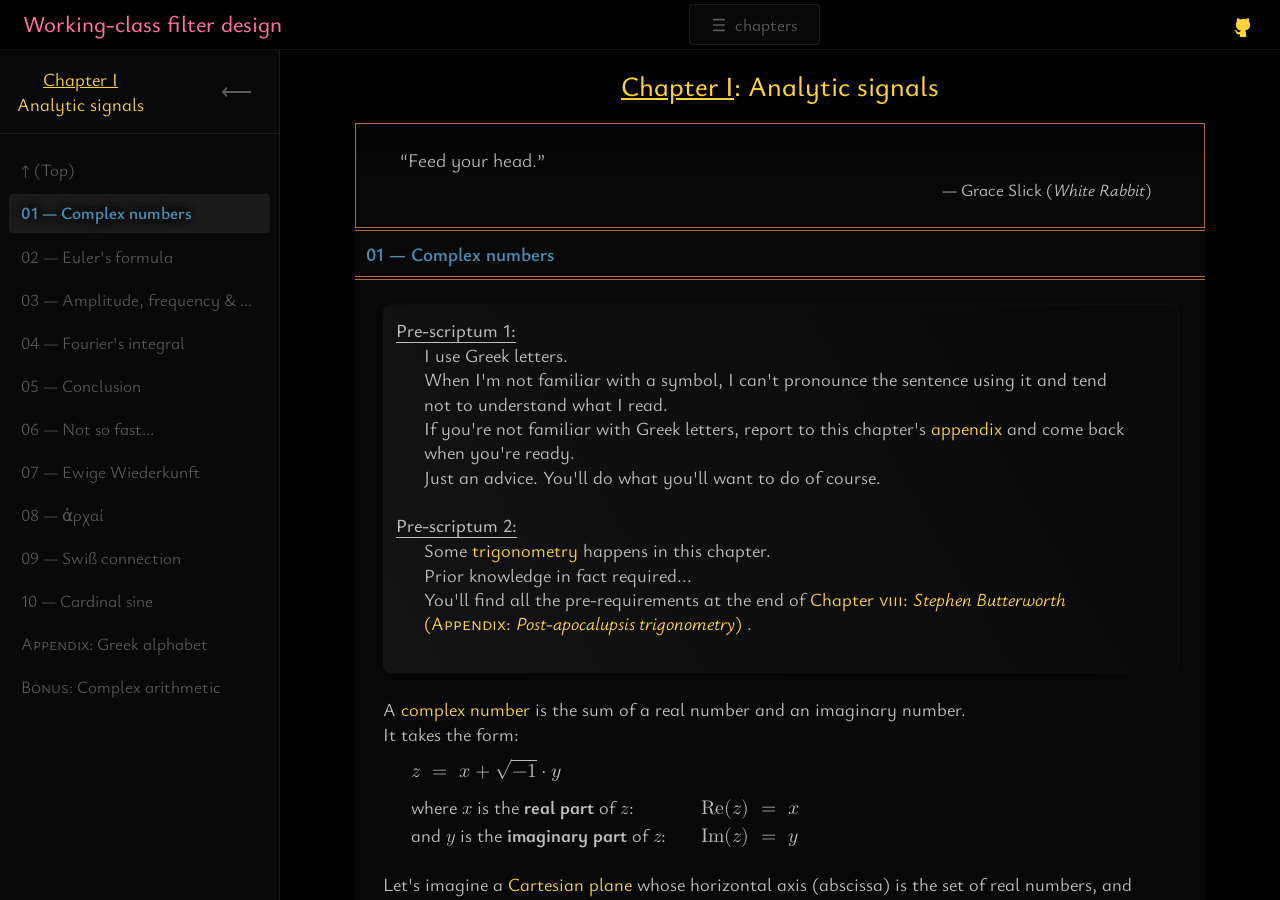
<file: chapters/01-analytic-signals.html>
<!DOCTYPE html>
<html>


    <head>
        <title>Working-class filter design | Chapter I: Analytic signals</title>
        <meta charset='UTF-8'/>
        <meta name="viewport" content='width=device-width, initial-scale=1'/>
        <meta name='author' content='Antoine Portes'/>
        <link rel="canonical" href="https://www.antoineportes.com/working-class_filter_design/">
        <!-- Style -->
         <link
          rel="preload"
          href="../assets/fonts/Ysabeau/YsabeauInfant[wght].woff2"
          as="font"
          type="font/woff2"
          crossorigin
        >
         <link
          rel="preload"
          href="../assets/fonts/Ysabeau/YsabeauInfant-Italic[wght].woff2"
          as="font"
          type="font/woff2"
          crossorigin
        >
         <link
          rel="preload"
          href="../assets/fonts/Ysabeau/YsabeauSC[wght].woff2"
          as="font"
          type="font/woff2"
          crossorigin
        >
         <link
          rel="preload"
          href="../assets/fonts/Unifont/unifont-17.0.05.woff2"
          as="font"
          type="font/woff2"
          crossorigin
        >
        <link rel='stylesheet'  type='text/css'  href='../assets/css/main.css'/>
        <style> /* Greek alphabet */
          .greek
          {
            width: 100%;
            overflow-x: auto;
          }
          .greek::-webkit-scrollbar
          {
            height: 8px;
            background-color: transparent;
            border-radius: 4px;
            border: 1px solid var(--subliminal);
          }
          .greek::-webkit-scrollbar-thumb
          {
            height: 8px;
            background-color: hsl(21, 22.5%, 12.25%);
            border-radius: 4px;
          }
          .greek::-webkit-scrollbar-thumb:hover
          {
            background-color: hsl(21, 45%, 49%);
          }
          .greek table
          {
            width: fit-content;
            margin: 0;
            border-collapse: collapse;
          }
          .greek th
          {
            background-image:
              linear-gradient(
                0deg,
                rgba(0, 0, 0, 0.5) 20%,
                rgba(0, 0, 0, 0) 95%
              );
            text-align: center;
          }
          .greek th, .greek td
          {
            border: 1px solid var(--subliminal);
            padding: 0.5rem 1.41rem 0.75rem 1.41rem;
          }
          .greek td:nth-child(1), .greek td:nth-child(2)
          {
            text-align: center;
          }
          .greek td:nth-child(3), .greek td:nth-child(4)
          {
            text-align: left;
          }
          .greek tr:nth-child(even)
          {
            background-color: rgba(255, 255, 255, 0.0075);
          }
          .greek tr:nth-child(2n+1)
          {
            background-color: rgba(0, 0, 0, 0.0075);
          }
        </style>
        <!-- Manifest -->
        <link rel="manifest" href="../site.webmanifest">
        <!-- Favicon -->
        <link rel="icon" type="image/x-icon" href="../assets/favicon/favicon.ico">
        <link rel="icon" href="../assets/favicon/favicon.svg" type="image/svg+xml">
        <link rel="icon" type="image/png" sizes="16x16" href="../assets/favicon/favicon-16x16.png">
        <link rel="icon" type="image/png" sizes="32x32" href="../assets/favicon/favicon-32x32.png">
        <link rel="apple-touch-icon" sizes="180x180" href="../assets/favicon/apple-touch-icon.png">
        <!-- ======== SCRIPTS ======== -->
        <!-- #### Layout #### -->
        <script
          defer
          src="../assets/javascript/layout.js"
        >
        </script>
        <!-- #### MathJax #### -->
        <script
          async
          src="../assets/javascript/mathjax/config.js"
        >
        </script>
    </head>



    <body>


      <nav>

        <a
          title="Home"
          target="_self"
          type="text/html"
          charset="UTF-8"
          rel="home"
          href="../"
        >
          <h1>
            Working-class filter design
          </h1>
        </a>

        <div class="dropdown">
          <button
            onclick="toggleDropdown(event)"
            aria-haspopup="true"
            aria-expanded="false"
          >
            <svg
              viewBox="0 0 120 120"
              version="1.1"
              xmlns="http://www.w3.org/2000/svg"
            >
              <g>
                <path
                  style="stroke-width:12;stroke-linecap:round;stroke-linejoin:round;"
                  d="m 20,20 h 80"
                />
                <path
                  style="stroke-width:12;stroke-linecap:round;stroke-linejoin:round;"
                  d="m 20,60 h 80"
                />
                <path
                  style="stroke-width:12;stroke-linecap:round;stroke-linejoin:round;"
                  d="m 20,100 h 80"
                />
              </g>
            </svg>
            chapters
          </button>
          <menu>
            <!-- I. Analytic saignals -->
            <li>
              <a
                href="#top"
                class="current"
              >
                Chapter <span class="small-caps">i</span>: Analytic signals
              </a>
            </li>
            <!-- II. RC -->
            <li>
              <a
                href="./02-rc.html"
                rel="next"
              >
                Chapter <span class="small-caps">ii</span>: RC
              </a>
            </li>
            <!-- III. = I + II -->
            <li>
              <a
                href="./03-equals-one-plus-two.html"
                rel="next"
              >
                Chapter <span class="small-caps">iii</span>:
                = <span class="small-caps">i</span>
                + <span class="small-caps">ii</span>
              </a>
            <!-- IV. Jargon -->
            </li>
            <li>
              <a
                href="./04-jargon.html"
                rel="next"
              >
                Chapter <span class="small-caps">iv</span>: Jargon
              </a>
            </li>
            <!-- V. Poles and zeroes -->
            <li>
              <a
                href="./05-poles-and-zeroes.html"
                rel="next"
              >
                Chapter <span class="small-caps">v</span>: Poles and zeroes
              </a>
            </li>
            <!-- VI. More jargon -->
            <li>
              <a
                href="./06-more-jargon.html"
                rel="next"
              >
                Chapter <span class="small-caps">vi</span>: More jargon
              </a>
            </li>
            <!-- VII. Ones and zeroes -->
            <li>
              <a
                href="./07-ones-and-zeroes.html"
                rel="next"
              >
                Chapter <span class="small-caps">vii</span>: Ones and zeroes
              </a>
            </li>
            <!-- Stephen Butterworth -->
            <li>
              <a
                href="./08-stephen-butterworth.html"
                rel="next"
              >
                Chapter <span class="small-caps">viii</span>: Stephen Butterworth
              </a>
            </li>
          </menu>
        </div>

        <button class="gitHub">
          <a
            href="https://github.com/antoineportes/Working-class-filter-design"
            target="_blank"
            rel="noopener noreferrer"
            aria-label="original (GitHub repository)"
            title="original (GitHub repository)"
          >
            <svg
              width="24"
              height="24"
              viewBox="0 0 512 512"
              version="1.1"
              xmlns="http://www.w3.org/2000/svg"
            >
              <g transform="scale(4)">
                <path
                  class="octoCat"
                  d="M 82.374999,128 C 90.249999,128 120,97.285025 120,70.18496 120,35.946913 94.843771,8.0000003 63.890627,8 32.937485,7.9999997 8.0000002,35.946913 8,70.18496 7.9999998,97.043069 37.75,128 45.625,128 Z"
                />
                <path
                  d="M 54.125061,93.559792 C 37.624947,91.494958 25.999934,79.235401 25.999934,63.362485 c 0,-6.452321 2.250058,-13.420951 6.000066,-18.066659 -1.624947,-4.258577 -1.374955,-13.291907 0.499984,-17.034309 4.999967,-0.645219 11.750008,2.064699 15.750008,5.807102 4.749975,-1.548525 9.749942,-2.322787 15.875005,-2.322787 6.125061,0 11.125028,0.774262 15.625011,2.193743 3.875004,-3.613359 10.750041,-6.323277 15.750008,-5.678058 1.749943,3.484315 1.999935,12.517644 0.374987,16.905265 4,4.903796 6.124927,11.485295 6.124927,18.195703 0,15.872916 -11.624877,27.874385 -28.374983,30.068263 4.249992,2.838962 7.125028,9.033332 7.125028,16.131002 v 13.42095 c 0,3.87145 3.125028,6.06519 6.875037,4.51667 C 110.25006,118.59508 128,95.23736 128,66.330625 128,29.810041 99.250025,3.2178539e-7 63.875003,0 28.499984,-3.2178539e-7 2.6122451e-7,29.810041 0,66.330625 -2.4816324e-7,94.979273 17.624947,118.72412 41.374955,127.62841 44.749975,128.91885 48,126.59606 48,123.11175 v -10.32391 c -1.749942,0.7744 -4,1.29058 -6.000066,1.29058 -8.249992,0 -13.124962,-4.64571 -16.624979,-13.29205 C 24,97.302194 22.500049,95.23736 19.625012,94.850229 c -1.499951,-0.129044 -2.000065,-0.774262 -2.000065,-1.548524 0,-1.54866 2.50005,-2.710053 5.000098,-2.710053 3.625013,0 6.74991,2.322921 9.999935,7.097674 2.500048,3.742404 5.124962,5.419974 8.249992,5.419974 3.125028,0 5.124962,-1.1614 8,-4.129537 2.125061,-2.193878 3.750008,-4.129534 5.250089,-5.419971 z"
                />
              </g>
            </svg>
          </a>
        </button>

      </nav>



      <!--  ======  ..C..O..S..M..I..C.. ..W..R..A..P..  ======  -->
      <wc-cosmic-wrap>


        <!-- ==== .L.E.F.T. .P.A.N.E.L. ==== -->
        <aside>
          <!-- Side-bar header -->
          <header>
            <!-- chapter title -->
            <h2><u>Chapter I</u><br/>Analytic signals</h2>
            <!-- arrow -->
            <button onclick="toggleSidebar()">
              <span>&xlarr;</span>
            </button>
          </header>
          <!-- Sections list -->
          <nav>
            <ul>
              <!-- top -->
              <li>
                <a href="#top">
                  &uparrow; (Top)
                </a>
              </li>
              <!-- #01 Complex numbers -->
              <li>
                <a
                  href="#01"
                  data-target="01"
                  title="Complex numbers"
                >
                  01 — Complex numbers
                </a>
              </li>
              <!-- #02 Euler's formula -->
              <li>
                <a
                  href="#02"
                  data-target="02"
                  title="Euler's formula"
                >
                  02 — Euler's formula
                </a>
              </li>
              <!-- #03 Amplitude, frequency & phase-->
              <li>
                <a
                  href="#03"
                  data-target="03"
                  title="Amplitude, frequency & phase"
                >
                  03 — Amplitude, frequency & phase
                </a>
              </li>
              <!-- #04 Fourier's integral -->
              <li>
                <a
                  href="#04"
                  data-target="04"
                  title="Fourier's integral"
                >
                  04 — Fourier's integral
                </a>
              </li>
              <!-- #05 Conclusion -->
              <li>
                <a
                  href="#05"
                  data-target="05"
                  title="Conclusion"
                >
                  05 — Conclusion
                </a>
              </li>
              <!-- #06 Not so fast... -->
              <li>
                <a
                  href="#06"
                  data-target="06"
                  title="Not so fast..."
                >
                  06 — Not so fast...
                </a>
              </li>
              <!-- #07 Ewige Wiederkunft -->
              <li>
                <a
                  href="#07"
                  data-target="07"
                  title="Ewige Wiederkunft"
                >
                  07 — Ewige Wiederkunft
                </a>
              </li>
              <!-- #08 ἀρχαί -->
              <li>
                <a
                  href="#08"
                  data-target="08"
                  title="ἀρχαί"
                >
                  08 — ἀρχαί
                </a>
              </li>
              <!-- #09 Swiss connection -->
              <li>
                <a
                  href="#09"
                  data-target="09"
                  title="Swiß connection"
                >
                  09 — Swiß connection
                </a>
              </li>
              <!-- #10 Cardinal sine -->
              <li>
                <a
                  href="#10"
                  data-target="10"
                  title="Cardinal sine"
                >
                  10 — Cardinal sine
                </a>
              </li>
              <!-- APPENDIX: Greek alphabet -->
              <li>
                <a
                  href="#APPENDIX"
                  data-target="APPENDIX"
                  title="Greek alphabet"
                >
                  <span class="small-caps">Appendix:</span> Greek alphabet
                </a>
              </li>
              <!-- BONUS: Complex arithmetic -->
              <li>
                <a
                  href="#BONUS"
                  data-target="BONUS"
                  title="Complex arithmetic"
                >
                  <span class="small-caps">Bonus:</span> Complex arithmetic
                </a>
              </li>
            </ul>
          </nav>
          <div class="handle"></div>
        </aside>



        <!-- ==== .M.A.I.N. .W.I.N.D.O.W. ==== -->
        <main>


          <!-- == CHAPTER == -->
          <wc-chapter id="top">
            <!-- = Chapter title = -->
            <h2><u>Chapter I</u>: Analytic signals</h2>


            <!-- = Section #01 = -->
            <section id="01">
              <!-- top quote -->
              <header>
                <blockquote>
                  <q>Feed your head.</q>
                  <footer>— Grace Slick (<cite>White Rabbit</cite>)</footer>
                </blockquote>
              </header>
              <!-- section title -->
              <h3>01 — Complex numbers</h3>

              <wc-paragraph>
                <wc-comment>
                  <h4>Pre-scriptum 1:</h4>
                  <wc-nested-p>
                    <p>
                      I use Greek letters.
                      <br/>
                      When I'm not familiar with a symbol,
                      I can't pronounce the sentence using it
                      and tend not to understand what I read.
                      <br/>
                      If you're not familiar with Greek letters,
                      report to this chapter's
                      <a
                        href="#APPENDIX"
                        target="_self"
                        rel="help"
                        type="text/html"
                        hreflang="en"
                        charset="UTF-8"
                        title="APPENDIX — Greek alphabet"
                      >appendix</a>
                      and come back when you're ready.
                      <br/>
                      Just an advice. You'll do what you'll want to do of course.
                    </p>
                  </wc-nested-p>
                  <h4>Pre-scriptum 2:</h4>
                  <wc-nested-p>
                    <p>
                      Some
                      <a
                        title="Wikipedia.org | Trigonometry"
                        target="_blank"
                        type="text/html"
                        charset="UTF-8"
                        rel="external"
                        href="https://en.wikipedia.org/wiki/Trigonometry"
                      >trigonometry</a>
                      happens in this chapter.
                      <br/>
                      Prior knowledge in fact required...
                      <br/>
                      You'll find all the pre-requirements at the end of
                      <a
                        href="./08-stephen_butterworth.html#APPENDIX"
                        target="_blank"
                        rel="help"
                        type="text/html"
                        hreflang="en"
                        charset="UTF-8"
                        title="Don't worry: new tab by default."
                      >
                        Chapter <span class="small-caps">viii</span>:
                        <cite>Stephen Butterworth</cite>
                        (<span class="small-caps">Appendix:</span>
                        <cite>Post-apocalupsis trigonometry</cite>)
                      </a>.
                    </p>
                  </wc-nested-p>
                </wc-comment>
              </wc-paragraph>

              <wc-paragraph>
                <p>
                  A
                  <a
                    title="Wikipedia.org | Complex number"
                    target="_blank"
                    type="text/html"
                    charset="UTF-8"
                    rel="external"
                    href="https://en.wikipedia.org/wiki/Complex_number"
                  >complex number</a>
                  is the sum of a real number and an imaginary number.
                  <br/>
                  It takes the form:
                </p>
                <wc-math class="Z">
                  $$
                    z \ = \ x + \sqrt{-1} \cdot y
                  $$
                </wc-math>
                <dl class="left">
                  <dt>where $ x $ is the <b>real part</b> of $ z $:</dt>
                  <dd><wc-math>$$ \Re (z) \ = \ x $$</wc-math></dd>
                  <dt>and $ y $ is the <b>imaginary part</b> of $ z $:</dt>
                  <dd><wc-math>$$ \Im (z) \ = \ y $$</wc-math></dd>
                </dl>
              </wc-paragraph>

              <wc-paragraph>
                <p class="S">
                  Let's imagine a
                  <a
                    title="Wikipedia.org | Cartesian coordinate system"
                    target="_blank"
                    type="text/html"
                    charset="UTF-8"
                    rel="external"
                    href="https://en.wikipedia.org/wiki/Cartesian_coordinate_system"
                  >Cartesian plane</a>
                  whose horizontal axis (abscissa) is the set of real numbers,
                  and whose vertical axis (ordinate) is the set pure imaginary numbers.
                  This plane is called the
                  <a
                    title="Wikipedia.org | Complex plane"
                    target="_blank"
                    type="text/html"
                    charset="UTF-8"
                    rel="external"
                    href="https://en.wikipedia.org/wiki/Complex_plane"
                  >complex plane</a>.
                </p>
                <p class="S">
                  Now imagine we plot $ z $ on this plane.
                  It shows how any complex number can be regarded as a
                  <a
                    title="Wikipedia.org | Vector (mathematics and physics)"
                    target="_blank"
                    type="text/html"
                    charset="UTF-8"
                    rel="external"
                    href="https://en.wikipedia.org/wiki/Vector_(mathematics_and_physics)"
                  >vector</a>
                  joining the origin of both axis and the point with coordinates
                  $ \ [x = \Re (z) \ , \ y = \Im (z)] \ $.
                </p>
                <p class="S">
                  This vector traces the diagonal of a rectangle with two sides
                  $ \ = \Re (z) \ $ and two sides $ \ = \Im (z) \ $.
                  <br/>
                  The vector $ z $ splits this rectangle in two identical right triangles
                  whose hypotenuse is the length (magnitude) of the vector.
                  <br/>
                  This hypotenuse is called the <b>absolute value</b> (or magnitude)
                  of the complex number $ z $ and is notated $ \ \lvert z \rvert \ $
                  — sometimes $ \ \abs (z) \ $.
                </p>
                <p>
                  The
                  <a
                    title="Wikipedia.org | Pythagorean theorem"
                    target="_blank"
                    type="text/html"
                    charset="UTF-8"
                    rel="external"
                    href="https://en.wikipedia.org/wiki/Pythagorean_theorem"
                  >theorem of Pythagoras</a>
                  gives:
                </p>
                <wc-math class="ZZ">
                  $$
                    \lvert z \rvert \ = \ \sqrt{ \Re (z)^2 + \Im (z)^2 }
                  $$
                </wc-math>
                <wc-comment>
                  <p>
                    Notice that if $ \ \Im (z) = 0 \ $
                    then $ \ \lvert z \rvert = \sqrt{\Re (z)^2} \ $
                    which results in ignoring $ z $'s sign.
                    Which is often mistaken for the actual definition
                    of a number's absolute value.
                    <br/>
                    It stops being valid once said number has an imaginary part,
                    while the definition given by complex analysis
                    applies to purely real numbers.
                    <br/>
                    This coincides with the fact that real numbers
                    are a subset of complex numbers.
                  </p>
                </wc-comment>
              </wc-paragraph>

              <wc-paragraph>
                <wc-split>
                  <p>
                    Let's call $ \theta $ the angle formed by the vector $ z $
                    and the real (horizontal) axis.
                    <br/>
                    $ \theta $ is called the
                    <a
                      title="Wikipedia.org | Argument (complex analysis)"
                      target="_blank"
                      type="text/html"
                      charset="UTF-8"
                      rel="external"
                      href="https://en.wikipedia.org/wiki/Argument_(complex_analysis)"
                    ><b>argument</b></a>
                    of the complex number $ z $ and is notated $ \ \arg (z) \ $.
                    <br/>
                    Since $ \ \Re (z) \ $ is its adjacent side
                    and since $ \ \Im (z) \ $ is its opposite side:
                  </p>
                  <wc-comment>
                    <p>
                      $ \theta $ (theta), not $ 0 $ (zero).
                    </p>
                  </wc-comment>
                </wc-split>
                <wc-math class="fake Z">
                  <a
                    title="Wikipedia.org | Trigonometric functions"
                    target="_blank"
                    type="text/html"
                    charset="UTF-8"
                    rel="external"
                    href="https://en.wikipedia.org/wiki/Trigonometric_functions"
                  >$ \tan $</a>$ (\theta) \ = \ \Im (z) / \Re (z) $
                </wc-math>
                <p>And thus:</p>
                <wc-split class="grid-b y">
                  <wc-math class="fake x s">
                    $ \arg (z) \ = \ $<a
                      title="Wikipedia.org | Inverse trigonometric functions"
                      target="_blank"
                      type="text/html"
                      charset="UTF-8"
                      rel="external"
                      href="https://en.wikipedia.org/wiki/Inverse_trigonometric_functions"
                    >$ \arctan $</a>$ \bigl( \Im (z) / \Re (z) \bigr) $
                  </wc-math>
                    <p>or&nbsp;rather:</p>
                  <wc-math class="fake x s">
                    <a
                      title="Wikipedia.org | Inverse trigonometric functions"
                      target="_blank"
                      type="text/html"
                      charset="UTF-8"
                      rel="external"
                      href="https://en.wikipedia.org/wiki/Inverse_trigonometric_functions"
                    >$ \atanTwo $</a>$ \bigl( \Im (z) \ , \ \Re (z) \bigr) $
                  </wc-math>
                </wc-split>
                <wc-comment>
                  <h4>atan2:</h4>
                  <wc-nested-p class="y outlined">
                    <p class="zz">
                      The regular $ \arctan $ function
                      — $ \ \atan (x) \ $, $ \ \tan^{-1} (x) \ $ —
                      tends to $ - \pi / 2 $ when $ x $ tends to $ - \infty $;
                      <br/>
                      it tends to $ + \pi / 2 $ when $ x $ tends to $ + \infty $.
                      <br/>
                      It only outputs angles in the North-East and South-East quadrants.
                    </p>
                    <p class="n">
                      The argument of a complex number is in the range
                      $ ] - \pi \ , \ + \pi ] $.
                      It spans a full turn (4 quadrants):
                    </p>
                    <ul class="S">
                      <li>
                        <b>South-West</b>, $ ] - \pi \ , \ - \pi / 2 ] $:
                        <br/>
                        $ \Re (z) \ $ and $ \ \Im (z) \ $ are both negative.
                        $ \ \Re (z) \ $ crosses zero at $ - \pi / 2 $.
                      </li>
                      <li>
                        <b>South-East</b>, $ ] - \pi / 2 \ , \ 0 ] $:
                        <br/>
                        $ \Re (z) \ $ is positive, $ \ \Im (z) \ $ is negative.
                        $ \ \Im (z) \ $ crosses zero at zero.
                      </li>
                      <li>
                        <b>North-East</b>, $ ] 0 \ , \ + \pi / 2 ] $:
                        <br/>
                        $ \Re (z) \ $ and $ \ \Im (z) \ $ are both positive.
                        $ \ \Re (z) \ $ crosses zero at $ + \pi / 2 $.
                      </li>
                      <li>
                        <b>North-West</b>, $ ] + \pi / 2 \ , \ + \pi ] $:
                        <br/>
                        $ \Re (z) \ $ is negative, $ \ \Im (z) \ $ is positive.
                        $ \ \Im (z) \ $ crosses zero at $ + \pi $.
                      </li>
                    </ul>
                    <p class="s">
                      If you feed the ratio directly to $ \arctan $,
                      you've lost track of which term is responsible for the sign.
                      <br/>
                      All $ \arctan $ can possibly know is whether the denominator
                      and the numerator have the same sign.
                      <br/>
                      By having two separate variables,
                      $ \ \atanTwo (y , x) \ $ fixes that.
                    </p>
                    <p>
                      E.g.:
                    </p>
                    <wc-nested-p class="n S">
                      <p>
                        You feed your ratio to $ \arctan $ and get $ \pi / 3 $.
                        (So North-East quadrant.)
                        <br/>
                        But you know that both terms were negative.
                        <br/>
                        So you know that you should be in the South-West quadrant.
                        <br/>
                        That's a 2-quadrant jump. So half a circle. So $ \pm \pi $.
                        <br/>
                        $ + \pi $ would outreach the boundaries
                        $ ] - \pi \ , \ + \pi ] $:
                      </p>
                      <wc-math class="Z">
                        $$
                          \frac{\pi}{3} + \pi \ = \ \frac{\pi + 3 \pi}{3} \
                          = \ \frac{4}{3} \pi
                        $$
                      </wc-math>
                      <wc-split class="grid-c s">
                        <p>so you know the argument is:</p>
                        <wc-math class="x">
                          $$
                            \pi / 3 - \pi \ = \ -2 \pi / 3
                          $$
                        </wc-math>
                      </wc-split>
                    </wc-nested-p>
                    <p class="zz">
                      Also: if $ \ x = 0 \ $,
                      $ \ \arctan (y/x) \ $ is fed an exploding division by zero...
                      <br/>
                      $ \atanTwo (y , x) \ $ fixes that too.
                    </p>
                    <p class="S">
                      Don't worry too much about actual computation.
                      This is Chapter <span class="small-caps">i</span>.
                      <br/>
                      We'll have plenty of opportunities to dig a lot deeper
                      around the unit-circle.
                      (Notably in chapters <span class="small-caps">vii</span>
                      and <span class="small-caps">viii</span>.)
                    </p>
                    <p class="S">
                      For now:
                      <br/>
                      square root of a negative number ? $ \ \implies \ $
                      imaginary $ \ \implies \ $ vertical
                      <br/>
                      If not ? $ \ \implies \ $ real $ \ \implies \ $ horizontal
                      <br/>
                      Two sets, two signs, ergo: four quadrants.
                    </p>
                    <h5>
                      Cardinal points:
                    </h5>
                    <ul class="S">
                      <li>
                        <b>South</b> ($ - \pi / 2 $):
                        <br/>
                        purely imaginary, negative.
                      </li>
                      <li>
                        <b>East</b> ($ 0 $):
                        <br/>
                        purely real, positive.
                      </li>
                      <li>
                        <b>North</b> ($ + \pi / 2 $):
                        <br/>
                        purely imaginary, positive.
                      </li>
                      <li>
                        <b>West</b> ($ \pi $):
                        <br/>
                        purely real, negative.
                      </li>
                    </ul>
                    <p>
                      Then there's the case: $ \ \Re (z) \ = \ \Im (z) \ = \ 0 \ $.
                      <br/>
                      Theoretically the argument is undefined
                      (the magnitude has no length, the angle could be anything).
                      <br/>
                      But for the sake of continuity, usually:
                    </p>
                    <wc-math class="Z s">
                      $$
                        \arg (0) \ = \ \atanTwo (0 \ , \ 0) \ = \ 0
                      $$
                    </wc-math>
                  </wc-nested-p>
                  <p>
                    I don't know exactly how $ \atanTwo $ is implemented in
                    <wc-ascii>cmath</wc-ascii>
                    and such
                    (my uneducated guess is: a series of
                    <wc-ascii>if/else</wc-ascii>
                    statements);
                    <br/>
                    but, after tweaking Desmos a bit,
                    I came up with this formula,
                    which works for all quadrants and critical values:
                  </p>
                  <code class="y">
<pre>
    double wc.atan2 (double a, double b)
    {
      return
        std::fmod(
          std::atan(b / a)  +  M_PI * std::max( 0.0 , boost::math::sign(-a) )
          ,
          -M_PI
        )
        +  M_PI * std::max( 0.0 , boost::math::sign(b) );
    }
</pre>
                  </code>
                  <p>
                    This outputs
                    <wc-ascii>NaN</wc-ascii>
                    when $ a $ and $ b $ are both zero.
                    Which
                    <wc-popup>
                      it should
                      <q class="actual-popup">
                        <mark>Theoretically the argument is undefined
                        <br/>
                        (the magnitude has no length, the angle could be anything).</mark>
                      </q>
                    </wc-popup>...
                    <br/>
                    ... ok:
                  </p>
                  <code class="y">
<pre>
    double wc.atan2 (double a, double b)
    {
      return
        (a == 0.0  &&  b == 0.0)  ?
          0.0
        :
          std::fmod(
            std::atan(b / a)  +  M_PI * std::max( 0.0 , boost::math::sign(-a) )
            ,
            -M_PI
          )
          +  M_PI * std::max( 0.0 , boost::math::sign(b) );
    }
</pre>
                  </code>
                  <p class="S">
                    Still: don't implement that
                    — it puts far too much confidence in IEEE 754
                    floating-point division by zero.
                    <br/>
                    Don't go pushing fragile code out there in the wasteland
                    just because some guy with OCDs doesn't like conditional branching.
                    <br/>
                    But at least now you get to see $ \atanTwo $ as
                    neither a 6-line shopping-list nor a black-box incantation.
                  </p>
                </wc-comment>
              </wc-paragraph>

              <wc-paragraph>
                <wc-math class="hybrid N E zz">
                  $$
                    \begin{alignat*}{9}
                      % row 1
                      & \text{We also know that:} &
                      \cos (\theta) \ &=& \ \adj \ / & \ \hyp &
                      \qquad \text{and} \quad &&
                      \sin (\theta) \ &=& \ \opp \ / & \ \hyp
                      \\[1.4142ex]
                      % row 2
                      & \text{which means:} &
                      \adj \ &=& \ \cos (\theta) \ \cdot & \ \hyp &
                      \qquad \text{and} \quad &&
                      \opp \ &=& \ \sin (\theta) \ \cdot & \ \hyp
                    \end{alignat*}
                  $$
                </wc-math>
                <p class="S">
                  Remember that $ \adj $ is $ \Re (z) $, $ \opp $ is $ \Im (z) $,
                  $ \hyp $ is $ \lvert z \rvert $ and $ \theta $ is $ \arg (z) $.
                  <br/>
                  Also that $ \ z \ = \ \Re (z) + \sqrt{-1} \cdot \Im (z) \ $.
                </p>
                <p>Then:</p>
                <wc-math class="Z">
                  $$
                    \begin{alignat*}{2}
                      \Re (z) \ = \ & \cos \bigl( \arg (z) \bigr) \cdot \lvert z \rvert
                      \\
                      \Im (z) \ = \ & \sin \bigl( \arg (z) \bigr) \cdot \lvert z \rvert
                    \end{alignat*}
                  $$
                </wc-math>
                <p>Then:</p>
                <wc-math class="Z">
                  $$
                    z \ = \ \lvert z \rvert \cdot
                    \Bigl(
                      \ \cos \bigl( \arg (z) \bigr) \
                      + \ \sqrt{-1} \cdot \sin \bigl( \arg (z) \bigr) \
                    \Bigr)
                  $$
                </wc-math>
                <wc-nested-p>
                  <p>
                    This expression is called the <b>polar form</b>
                    of the complex number $ z $.
                  </p>
                </wc-nested-p>
                <wc-comment>
                  <p>
                    Complex numbers can be regarded as vectors.
                    Vectors also have a polar form.
                    <br/>
                    The notation: $ \ \mathbf{v} \ = \ ( \ r \ , \ \angle \theta \ ) $
                    <br/>
                    means: $ \ \mathbf{v} $ is a vector of magnitude
                    $ r $ and angle $ \theta $.
                    <br/>
                    If $ \mathbf{v} $ is represented with the complex number $ z $,
                    then: $ \ \lvert z \rvert = r \ $ and $ \ \arg (z) = \theta \ $.
                  </p>
                </wc-comment>
              </wc-paragraph>

              <wc-paragraph>
                <p>
                  The absolute value $ \lvert z \rvert $ of $ z $
                  is sometimes also called <cite>modulus</cite>
                  or <cite><b>magnitude</b></cite>.
                  <br/>
                  The argument $ \ \arg (z) \ $ of $ z $
                  is sometimes also called <cite><b>phase</b></cite>.
                </p>
              </wc-paragraph>

            </section><!-- end #01 -->


            <!-- = Section #02 = -->
            <section id="02">
              <!-- section title -->
              <h3>02 — Euler's formula</h3>

              <wc-paragraph>
                <p>
                  Let $ \ j = \sqrt{-1} \ $ and $ \ x \ $ be a real number, then
                  <a
                    title="Wikipedia.org | Euler's formula"
                    target="_blank"
                    type="text/html"
                    charset="UTF-8"
                    rel="external"
                    href="https://en.wikipedia.org/wiki/Euler's_formula"
                  >
                    Euler's formula
                  </a>
                  states that:
                </p>
                <wc-math class="fake ZZ">
                  <a
                    title="Wikipedia.org | Exponential function"
                    target="_blank"
                    type="text/html"
                    charset="UTF-8"
                    rel="external"
                    href="https://en.wikipedia.org/wiki/Exponential_function"
                  >
                    $ \exp $
                  </a>
                  $
                    (j x) \ = \ \cos (x) + j \sin (x)
                  $
                </wc-math>
                <wc-comment>
                  <p>
                    <wc-ascii class="Achtung">&uarr;&uarr;&uarr;</wc-ascii>
                    Don't overlook that one.
                    <wc-ascii class="Achtung">&uarr;&uarr;&uarr;</wc-ascii>
                    <br/>
                    (We'll demonstrate it at
                    <span title="(Chapter VIII, appendix)">some point</span>.)
                  </p>
                </wc-comment>
              </wc-paragraph>

              <wc-paragraph>
                <p>
                  By making use of the 2 following
                  <a
                    title="Wikipedia.org | List of trigonometric identities — Reflections, shifts, and periodicity"
                    target="_blank"
                    type="text/html"
                    charset="UTF-8"
                    rel="external"
                    href="https://en.wikipedia.org/wiki/List_of_trigonometric_identities#Reflections,_shifts,_and_periodicity"
                  >
                    trigonometric identities
                  </a>:
                </p>
                <wc-math class="hybrid Z">
                  $$
                    \cos (-x) \ = \ \cos (x) \qquad
                  \text{and}
                    \qquad \sin (-x) \ = \ - \sin (x)
                  $$
                </wc-math>
                <p>Euler's formula can be re-expressed as:</p>
                <wc-math class="ZZ">
                  $$
                    \exp (j \cdot -x) \ = \ \cos (-x)  +  j \sin (-x) \ = \ \cos (x)  -  j \sin (x)
                  $$
                </wc-math>
                <p>Then:</p>
                <wc-math class="numbered ZZ" data-eq="1" id="eq-01">
                  $$
                    \exp (j x)  -  \exp (-j x) \ = \
                    \cos (x)  +  j \sin (x)  -  ( \cos (x)  -  j \sin (x) ) \ = \
                    2 j \sin (x)
                  $$
                </wc-math>
                <p>And:</p>
                <wc-math class="numbered ZZ" data-eq="2" id="eq-02">
                  $$
                    \exp (j x)  +  \exp (-j x) \ = \
                    \cos (x)  +  j \sin (x)  +  ( \cos (x)  -  j \sin (x) )  =  2 \cos (x)
                  $$
                </wc-math>
                <p>
                  Solving
                  <wc-popup>
                    [1]
                    <q class="actual-popup">
                      $$
                        \exp (j x) - \exp (-j x) \ = \ 2j \sin (x)
                      $$
                    </q>
                  </wc-popup>
                  for $ \sin (x) $ gives:
                </p>
                <wc-math class="ZZ">
                  $$
                    \sin (x) \ = \
                    \frac{ \exp (j x) - \exp (-j x) }{2 j}
                  $$
                </wc-math>
                <p>
                  Solving
                  <wc-popup>
                    [2]
                    <q class="actual-popup">
                      $$
                        \exp (j x) + \exp (-j x) \ = \ 2 \cos (x)
                      $$
                    </q>
                  </wc-popup>
                  for $ \cos (x) $ gives:
                </p>
                <wc-math class="numbered ZZ" data-eq="3" id="eq-03">
                  $$
                    \cos (x) \ = \
                    \frac{ \exp (j x) + \exp (-j x) }{2}
                  $$
                </wc-math>
                <p>Considering the identity:</p>
                <wc-math class="Z">
                  $$
                    \cos ( \theta ) \ = \ \sin ( \theta + \pi / 2 )
                  $$
                </wc-math>
                <p>
                  equation
                  <wc-popup>
                    [3]
                    <q class="actual-popup">
                      $$
                        \cos (x) \ = \ \frac{ \exp (j x) + \exp (-j x) }{2}
                      $$
                    </q>
                  </wc-popup>
                  shows that any real sinusoid can be expressed
                  as half the sum of two complex exponentials.
                  <br/>
                  This is interesting because the rules of exponentiation
                  are a lot simpler
                  than the rules of trigonometry.
                  <br/>
                  For instance, $ \ \exp (x) \ $ is its own derivative
                  (and thus anti-derivative) — by definition.
                  <br/>
                  This makes processes such as integration or differentiation
                  become very trivial,
                  compared to the same processes applied to
                  $ \ \cos (x) \ $ or $ \ \sin (x) \ $.
                  <br/>
                  (Actually, derivatives and antiderivatives are not
                  where real trigonometric functions are the trickiest,
                  but: $ \ \cos ( a x + b ) \ $, etc.)
                </p>
              </wc-paragraph>

              <wc-paragraph>
                <p>
                  Let $ \quad z_1 \ = \ \exp (j x) / 2 \quad $,
                  $ \quad z_2 \ = \ \exp (-j x) / 2 \quad $, then:
                </p>
                <wc-math class="Z">
                  $$
                    z_1 \ = \ \cos (x) / 2 \ + \ j \ \times \ + \sin (x) / 2
                    \\
                    z_2 \ = \ \cos (x) / 2 \ + \ j \ \times \ - \sin (x) / 2
                  $$
                </wc-math>
                <p>
                  Their respective real ($ \Re $) and imaginary ($ \Im $) parts are thus:
                </p>
                <wc-math class="ZZ">
                  $$
                    \begin{align}
                      \Re ( z_1 ) \ =& \ \cos (x) / 2 &;&& \Im ( z_1 ) \ =& \ + \sin (x) / 2&
                      \\
                      \Re ( z_2 ) \ =& \ \cos (x) / 2 &;&& \Im ( z_2 ) \ =& \ - \sin (x) / 2&
                      \\ \\
                      \implies \ \ \Re ( z_1 ) \ =& \ \Re ( z_2 ) &\quad ;&& \quad
                      \Im ( z_1 ) \ =& \ - \Im ( z_2 )&
                    \end{align}
                  $$
                </wc-math>
                <p class="numbered" data-eq="a" id="eq-a">
                  $ z_1 $ and $ z_2 $ form a
                  <a
                    title="Wikipedia.org | Complex conjugate"
                    target="_blank"
                    type="text/html"
                    charset="UTF-8"
                    rel="external"
                    href="https://en.wikipedia.org/wiki/Complex_conjugate"
                  >
                    complex conjugate
                  </a>
                  pair.
                  <br/>
                  (Which means: they have equal real parts and opposite imaginary parts.)
                  <br/>
                  So any real sinusoid (equation
                  <wc-popup>
                    [3]
                    <q class="actual-popup">
                      $$
                        \cos (x) \ = \ \frac{ \exp (j x) + \exp (-j x) }{2}
                      $$
                    </q>
                  </wc-popup>)
                  can be expressed as the sum of two complex conjugates.
                </p>
                <wc-comment class="N">
                  <p>
                    Complex conjugates are usually denoted by a horizontal bar
                    over the number's symbol:
                    $ \ {z_2 \ = \ \overline{z_1}} \ $ means that
                    $ z_2 $ and $ z_1 $ are conjugates.
                    <br/>
                    Sometimes also with an asterisk: $ \ {z_2 \ = \ z_1^*} $.
                    <br/>
                    First option is really not convenient because
                    <wc-popup>
                      monospace
                      <q class="actual-popup">
                        (... GitHub's the original
                        <br/>
                        — you're reading the derivative...)
                      </q>
                    </wc-popup>.
                    <br/>
                    Second option looks like multiplication
                    in most programming languages.
                    <br/>
                    So I'll use $ \ {z_2 \ = \ \conj ( z_1 )} \ $
                    — the Desmos way, for practical reasons.
                    <br/>
                    But know that this is not standard
                    and be ready to encounter other conventions.
                  </p>
                </wc-comment>
              </wc-paragraph>

              <wc-paragraph>
                <h4>Euler's formula and the polar form</h4>
                <p class="S">
                  Let's consider a complex number $ z $ with argument $ \arg (z) $
                  and absolute value $ \lvert z \rvert $.
                </p>
              </wc-paragraph>

              <wc-paragraph>
                <p>According to Euler's formula:</p>
                <wc-math class="Z">
                  $$
                    \exp \bigl( j \arg (z) \bigr) \ = \
                    \cos \bigl( \arg (z) \bigr)  +  j \sin \bigl( \arg (z) \bigr)
                  $$
                </wc-math>
                <p>Recalling the polar form expression:</p>
                <wc-math class="Z">
                  $$
                    z \ = \ \lvert z \rvert \cdot \Bigl( \ \cos \bigl( \arg (z) \bigr)  +
                    j \sin \bigl( \arg (z) \bigr) \ \Bigr)
                  $$
                </wc-math>
                <p>Combining these two expressions leads to:</p>
                <wc-math class="ZZ">
                  $$
                    z \ = \ \lvert z \rvert \exp \bigl( j \arg (z) \bigr)
                  $$
                </wc-math>
                <p>
                  I haven't found any documentation on this form
                  (perhaps from not digging deep enough...)
                  so let's call it the exponential form of the complex number $ z $.
                </p>
              </wc-paragraph>

              <wc-paragraph>
                <p>This means that any complex number in the form:</p>
                <wc-math class="N x">
                  $$
                    \zeta \ = \ \alpha \exp ( j \theta )
                  $$
                </wc-math>
                <wc-split class="grid-b">
                  <p>has an absolute value:</p>
                  <wc-math class="Z">
                    $$
                      \lvert \zeta \rvert \ = \ \alpha
                    $$
                  </wc-math>
                  <p>and an argument:</p>
                  <wc-math class="Z">
                    $$
                      \arg ( \zeta ) \ = \ \theta
                    $$
                  </wc-math>
                </wc-split>
                <wc-split class="grid-b">
                  <p>Then:</p>
                  <wc-math class="Z">
                    $$
                      \Re ( \zeta ) \ = \ \alpha \cos ( \theta )
                    $$
                  </wc-math>
                  <p>and:</p>
                  <wc-math class="Z">
                    $$
                      \Im ( \zeta ) \ = \ \alpha \sin ( \theta )
                    $$
                  </wc-math>
                </wc-split>
              </wc-paragraph>

              <wc-paragraph>
                <wc-split class="grid-b">
                  <p>Now in the special case:</p>
                  <wc-math class="x S">
                    $$
                      \theta \ = \ \omega t
                    $$
                  </wc-math>
                </wc-split>
                <p>
                  where $ t $ is the time (in seconds)
                  and $ \omega $ is an angular frequency
                  (in radians per second),
                  the exponential form:
                </p>
                <wc-math class="numbered Z" data-eq="4" id="eq-04">
                  $$
                    \zeta \ = \ \alpha \exp ( j \omega t )
                  $$
                </wc-math>
                <p>
                  is what is called a <span class="small-caps">complex sinusoid</span>
                  — sometimes a phasor.
                  <br/>
                  It is also called an analytic signal as it has optimal qualities
                  in order to study a system's response to pure sinusoids.
                  <br/>
                  Indeed comparing equations
                  <wc-popup>
                    [3]
                    <q class="actual-popup">
                      $$
                        \cos (x) \ = \ \frac{ \exp (j x) + \exp (-j x) }{2}
                      $$
                    </q>
                  </wc-popup>
                  and
                  <wc-popup>
                    [4]
                    <q class="actual-popup">
                      $$
                        \zeta \ = \ \alpha \exp ( j \omega t )
                      $$
                    </q>
                  </wc-popup>
                  reveals that if we express a real sinusoid
                  in terms of complex exponentials,
                  we end up with two complex sinusoids,
                  one of which has a negative frequency;
                  while a pure complex sinusoid has its amplitude and phase
                  embedded in its constant factor
                  and only involves positive frequencies.
                  <br/>
                  More on that right away.
                </p>
                <wc-comment class="y">
                  <h4 class="edit">Edit</h4>
                  <wc-nested-p>
                    <p>
                      It's the chapter's title... better be slightly more precise.
                      <br/>
                      A complex sinusoid is an analytic signal only if
                      $ \omega $ is positive.
                      <br/>
                      That's the complete definition:
                      complex-valued function <span class="small-caps">and</span>
                      no negative-frequency components.
                      <br/>
                      Starting with a real cosine, it can be thought of in two ways:
                    </p>
                    <ul>
                      <li>
                        add a $ \pi / 2 $ shifted copy of the signal to itself
                        on the imaginary axis;
                      </li>
                      <li>
                        double the positive-frequency component,
                        remove the negative frequency one.
                      </li>
                    </ul>
                    <p>Both operations result in the substitution:</p>
                    <wc-math class="Z">
                      $$
                        \cos (\omega t)  \qquad  \longleftarrow  \qquad
                        \cos (\omega t) + j \sin (\omega t) \ = \ \exp (j \omega t)
                      $$
                    </wc-math>
                    <p>
                      More details
                      <a
                        href="https://en.wikipedia.org/wiki/Analytic_signal#Examples"
                        target="_blank"
                        rel="external"
                        type="text/html"
                        hreflang="en"
                        charset="UTF-8"
                        title="Wikipedia.org | Analytic signal — Examples"
                      >
                        here</a>.
                    </p>
                  </wc-nested-p>
                  <wc-nested-p>
                    <p>
                      It's also pretty convenient when testing trigonometric identities,
                      because it embeds the three types of sinusoids.
                      <br/>
                      E.g.:
                    </p>
                    <wc-math class="x N s">
                      $$
                        \exp \bigl( j (x + n \pi) \bigr) \ = \ \exp (jx) \exp (j \pi)^n \
                        = \ (-1)^n \exp (jx) \ = \ (-1)^n \bigl( \cos (x) + j \sin (x) \bigr)
                        \\ \\
                        = \ (-1)^n \cos (x) + j (-1)^n \sin (x)
                        \\ \\
                        \implies \quad \cos (x + n \pi) \ = \ (-1)^n \cos (x)
                        \quad \AND \quad \sin (x + n \pi) \ = \ (-1)^n \sin (x)
                      $$
                    </wc-math>
                  </wc-nested-p>
                </wc-comment>
                <p>
                  Before we move on: what happens to $ \zeta $
                  if $ \alpha $ has an imaginary part?
                </p>
                <wc-math class="Z">
                  $$
                    \alpha \ = \ \lvert \alpha \rvert \exp \bigl( j \arg (\alpha) \bigr)
                  $$
                </wc-math>
                <p>then:</p>
                <wc-math class="numbered Z" data-eq="4-bis" id="eq-4-bis">
                  $$
                    \zeta \ = \ \lvert \alpha \rvert \exp \bigl( j \arg (\alpha) \bigr)
                    \exp (j \omega t) \ = \ \lvert \alpha \rvert
                    \exp \Bigl( \ j \bigl( \omega t  +  \arg (\alpha) \bigr) \ \Bigr)
                  $$
                </wc-math>
              </wc-paragraph>

            </section><!-- end #02 -->


            <!-- section #03 -->
            <section id="03">
              <!-- section title -->
              <h3>03 — Amplitude, frequency & phase</h3>

              <!-- Desmos: Amplitude, frequency & phase -->
              <iframe
                class="desmos"
                id="Amplitude_frequency_phase"
                src="https://www.desmos.com/calculator/hwpazzploq?embed"
              ></iframe>

              <wc-paragraph>
                <p>
                  If $ t $ is the time (in seconds),
                  $ \ f (t) \ = \ \cos (t) \ $ is a sinusoid of:
                </p>
                <dl class="y">
                  <dt><b>Amplitude</b>:</dt>
                  <dd>
                    <wc-math>$$ \alpha \ = \ 1 $$</wc-math>
                  </dd>
                  <dt><b>Period</b>:</dt>
                  <dd>
                    <wc-math class="hybrid">
                      $$ T \ = \ 2 \pi \ \text{ seconds} $$
                    </wc-math>
                  </dd>
                  <dt><b>Frequency</b>:</dt>
                  <dd>
                    <wc-math class="hybrid">
                      $$ \f \ = \ 1 / 2 \pi \ \text{ Hertz (Hz)} $$
                    </wc-math>
                  </dd>
                  <dt><b>Phase</b>:</dt>
                  <dd>
                    <wc-math class="hybrid">
                      $$ \varphi \ = \ 0 \ \text{ radian (rad)} $$
                    </wc-math>
                  </dd>
                </dl>
                <p class="S">
                  That is, $ \ f (t) \ $ oscillates from $ -1 $ to $ +1 $
                  through a repetitive pattern of length $ = \ 2 \pi \ $
                  with an offset $ = \ 0 $.
                </p>
                <p>
                  Notice that $ \ f (t) \ = \ \alpha \cos (2 \pi \f t + \varphi) $
                  <br/>
                  Or, after defining the
                  <a
                    title="Wikipedia.org | Angular frequency"
                    target="_blank"
                    type="text/html"
                    charset="UTF-8"
                    rel="external"
                    href="https://en.wikipedia.org/wiki/Angular_frequency"
                  >
                    angular frequency
                  </a>
                  $ \ \omega \ = \ 2 \pi \f \ $ (rad/s):
                </p>
                <wc-math class="numbered Z" data-eq="5" id="eq-05">
                  $$
                    f (t) \ = \ \alpha \cos (\omega t + \varphi)
                  $$
                </wc-math>
                <p class="S">
                  That is, $ \ f (t) \ $ oscillates from $ -\alpha $ to $ +\alpha $
                  through a repetitive pattern of length $ = 1 / \omega \ $
                  with an offset $ = \varphi $.
                </p>
                <p>
                  Note that for $ \varphi $ to be expressed in radians
                  (that is as a portion of the modulus $ 2 \pi $),
                  the offset $ t_0 $ (seconds) must be defined.
                  <br/>
                  $ t_0 $ is the time $ \ f (t) \ $ takes
                  to reach the beginning of an oscillation cycle
                  ($ \ f (t) \ = \ {\alpha \cos (0)} \ = \ \alpha \ $)
                  for the first time.
                  <br/>
                  (This implies $ \ \lvert t_0 \rvert \ \lt T \ $.)
                </p>
                <wc-math class="hybrid y E">
                  $$
                    \begin{align}
                      \text{Then: } && \ f (t) \
                      = \ & \alpha \cos \bigl( \omega (t - t_0) \bigr) &
                      \\
                      \text{And: } && \ \varphi \ = \ & \omega \ \cdot \ - t_0 &
                    \end{align}
                  $$
                </wc-math>
                <wc-comment class="N">
                  <p class="S">
                    Remember that $ \ \cos (\theta) \ = \ \sin (\theta + \pi / 2) \ $.
                    <br/>
                    Which means that the relationship between sine and cosine
                    is simply a constant horizontal offset.
                    <br/>
                    I chose $ \ f (t) \ = \ \cos (t) \ $ as the base sinusoid,
                    but $ \ f (t) \ = \ \sin (t) \ $ would be just as valid.
                    <br/>
                    In such a case $ \ f (t) \ = \ \cos (t + \varphi) \ $
                    would have a phase
                    $ \ \varphi \ = \ \pi / 2 \ $ rad.
                  </p>
                  <p class="S">
                    This is a pure matter of convention.
                    <br/>
                    Since converting one convention into the other
                    is as trivial as an addition,
                    which one we choose has few consequences.
                    <br/>
                    So if one convention simplifies the maths,
                    why choose the other? Right?
                  </p>
                  <p class="S">
                    We're just about to call back Euler's formula.
                    Choosing cosine avoids having j in the denominator.
                    <br/>
                    I hope now it doesn't feel arbitrary anymore.
                  </p>
                  <p>
                    Also: because $ \ sin (0) \ = \ 0 \ $,
                    sine is inherently unable to express constants
                    (with null frequencies);
                    <br/>
                    cosine, on the other hand, outputs 1 at 0
                    — which is quite convenient.
                  </p>
                  <wc-comment class="N">
                    Theoretically, sine would only need a quarter-circle of phase
                    to match cosine,
                    <br/>
                    but this kind of collides with the expression of $ \varphi $:
                    <wc-math class="Z">
                      $$
                        -t_0 \cdot 0 \ = \ \pi/2 \quad \iff \quad t_0 \
                        = \ - \frac{\pi}{0 \cdot 2}
                      $$
                    </wc-math>
                    ... not super legal.
                    <br/>
                    Yet this undefined result is a useful information:
                    the phase of a constant is an irrelevant concept.
                  </wc-comment>
                </wc-comment>
              </wc-paragraph>

              <wc-paragraph>
                <p>
                  Using equation
                  <wc-popup>
                    [3]
                    <q class="actual-popup">
                      $$
                        \cos (x) \ = \ \frac{ \exp (j x) + \exp (-j x) }{2}
                      $$
                    </q>
                  </wc-popup>
                  to express $ \ f (t) \ $ in terms of complex exponentials
                  instead of raw trigonometry:
                </p>
                <wc-math class="ZZ">
                  $$
                    f (t) \ = \ \frac{\alpha}{2} \exp \bigl( j (\omega t
                    + \varphi) \bigr)
                    + \frac{\alpha}{2} \exp \bigl( -j (\omega t + \varphi) \bigr)
                  $$
                </wc-math>
                <wc-math class="numbered ZZ" data-eq="6" id="eq-06">
                  $$
                    f (t) \ = \ \frac{\alpha \exp (j \varphi)}{2} \exp (j \omega)
                    + \frac {\alpha \exp (j \ \cdot \
                      - \varphi)}{2} \exp (j \ \cdot \ - \omega t)
                  $$
                </wc-math>
                <p>
                  Comparing this expression of $ \ f (t) \ $ to equation
                  <wc-popup>
                    [4]
                    <q class="actual-popup">
                      $$
                        \zeta \ = \ \alpha \exp (j \omega t)
                      $$
                    </q>
                  </wc-popup>
                  shows that a real sinusoid is the sum of two complex sinusoids,
                  one of which has a negative frequency.
                </p>
              </wc-paragraph>

              <wc-paragraph>
                <p>Let's define:</p>
                <wc-split class="grid-b">
                  <wc-math class="x S">
                    $$
                      s \ = \ j \omega
                    $$
                  </wc-math>
                  <p>and</p>
                  <wc-math class="x S">
                    $$
                      X (s) \ = \ \frac{\alpha \exp (j \phi)}{2}
                    $$
                  </wc-math>
                </wc-split>
                <p>
                  $ X (s) \ $ is a complex number in exponential form
                  with absolute value (magnitude)
                  $ \ \lvert X (s) \rvert \ = \ \alpha / 2 \ $
                  and argument $ \ \arg \bigl( X (s) \bigr) \ = \ \varphi \ $.
                  Then any complex sinusoid in the form:
                </p>
                <wc-split class="y">
                  <wc-math class="Z">
                    $$
                      f (t) \ = \ X (s) \exp (st)
                    $$
                  </wc-math>
                  <wc-comment>
                    <p>
                      where $ s $ is a <b>pure imaginary</b> number! ( $ \Re (s) = 0 $ )
                    </p>
                  </wc-comment>
                </wc-split>
                <p class="numbered" data-eq="b" id="eq-b">
                  can be considered the positive-frequency-component
                  of a real sinusoid with:
                </p>
                <dl class="y">
                  <dt><b>Amplitude</b>:</dt>
                  <dd>
                    <wc-math">$$ \alpha \ = \ 2 \ \lvert X (s) \rvert $$</wc-math>
                  </dd>
                  <dt><b>Phase</b>:</dt>
                  <dd>
                    <wc-math>$$ \varphi \ = \ \arg \bigl( X (s) \bigr) $$</wc-math>
                  </dd>
                  <dt><b>Frequency</b>:</dt>
                  <dd>
                    <wc-math class="hybrid">
                      $$
                        \omega \ = \ s / j \ \text{rad/s}
                        \qquad \text{or} \qquad
                        \f \ = \ s / 2 \pi j \quad \text{Hz}
                      $$
                    </wc-math>
                  </dd>
                </dl>
                <wc-comment class="N">
                  <p>
                    $ X (s) \ $ is called the complex amplitude of $ \ f (t) \ $.
                    It embeds the real amplitude and the phase.
                    <br/>
                    $ X (s) \ $ is just a symbol.
                    The complex sinusoid $ \ A \exp (z t) \ $
                    has a complex amplitude $ = A $
                    as long as $ \ \Re (z) \ = \ 0 \ $.
                    <br/>
                    (If $ A $ is purely real, then the phase is zero,
                    and complex amplitude $ = $ real amplitude.)
                  </p>
                </wc-comment>
              </wc-paragraph>

              <wc-paragraph>
                <p>
                  And thus the two (positive and negative) complex sinusoids
                  that form a real sinusoid have equal amplitude and opposite phase.
                  <br/>
                  (Opposite phase because we measure it in radians,
                  in fact they have the same $ t_0 $.)
                </p>
              </wc-paragraph>

              <wc-paragraph>
                <wc-comment>
                  <h4>Infinite feedback loop:</h4>
                  <ul>
                    <li>A real sinusoid is a sum of complex sinusoids.</li>
                    <li>A complex sinusoid is the sum of a real
                      and an imaginary sinusoid.</li>
                  </ul>
                </wc-comment>
              </wc-paragraph>

              <wc-paragraph>
                <p class="S">
                  There is a process called
                  <a
                    title="Wikipedia.org | Hilbert transform"
                    target="_blank"
                    type="text/html"
                    charset="UTF-8"
                    rel="external"
                    href="https://en.wikipedia.org/wiki/Hilbert_transform"
                  >Hilbert transform</a>
                  which applies a different phase shift ($ \pm \pi / 2 $)
                  depending on whether the frequency
                  is positive or negative.
                  This ends up in doubling the amplitude of positive frequencies
                  and cancelling out negative frequencies.
                  <br/>
                  Then real sinusoids have become complex sinusoids.
                  <br/>
                  (Not that simple if you stop sticking to
                  $ \cos $, $ \sin $ and $ \exp $.)
                </p>
                <p>
                  A very convenient tool indeed.
                  But I'd rather find a way to study signals without transforming them
                  (even though it's easily reversible).
                  <br/>
                  So I'll take a different route.
                </p>
                <wc-comment class="N">
                  <h4 class="edit">Edit</h4>
                  <wc-nested-p>
                    <p>
                      The Hilbert transform turns real signals into analytic signals.
                      Considering the chapter's title, it had to be mentioned.
                      <br/>
                      But the central question of this chapter is not
                      <mark>how to build analytic signals</mark>
                      — rather:
                      <mark>are they valid, and how are they useful</mark>.
                      <br/>
                      So if you're really interested in it, follow the Wikipedia link.
                      We won't be addressing it any further here.
                    </p>
                  </wc-nested-p>
                </wc-comment>
              </wc-paragraph>

            </section><!-- end #03 -->


            <!-- section #04 -->
            <section id="04">
              <!-- section title -->
              <h3>04 — Fourier's integral</h3>

              <wc-paragraph>
                <p>
                  <a
                    title="Wikipedia.org | Joseph Fourier [fr]"
                    target="_blank"
                    type="text/html"
                    charset="UTF-8"
                    rel="external"
                    href="https://fr.wikipedia.org/wiki/Joseph_Fourier"
                  >
                    Joseph Fourier
                  </a>
                  basically demonstrated that any signal can be decomposed
                  into a sum of sinusoids
                  of various amplitudes, frequencies and phases.
                </p>
                <wc-comment class="N">
                  <p>
                    <span class="small-caps">Edit</span> — source:
                    <br/>
                    <a
                      title="Archive.org | Théorie analytique de la chaleur"
                      target="_blank"
                      type="text/html"
                      charset="UTF-8"
                      rel="external"
                      href="https://archive.org/details/thorieanalytiq00four/page/n7/mode/2up"
                    >
                      Jean-Baptiste Joseph Fourier —
                      <cite>Théorie analytique de la chaleur</cite>, 1822 (Chapter
                      <span class="small-caps">iii</span>, mostly)
                    </a>
                  </p>
                </wc-comment>
              </wc-paragraph>

              <wc-paragraph>
                <p>
                  These sinusoids are called partials and their sum is called spectrum.
                </p>
                <wc-comment class="y">
                  <h4><span class="small-caps">Edit</span> — woops:</h4>
                  <wc-nested-p>
                    <p class="S">
                      That's not what a spectrum is (forgive me, I thought so for years).
                      <br/>
                      Sinusoids are the time-domain representation of the signal.
                      <br/>
                      <a
                        title="Wiktionary.org | Spectrum — English"
                        target="_blank"
                        type="text/html"
                        charset="UTF-8"
                        rel="external"
                        href="https://en.wiktionary.org/wiki/spectrum#English"
                      >
                        Spectrum
                      </a>
                      is a frequency-domain concept:
                      it's the amplitude and phase per frequency of a signal.
                      <br/>
                      I'm not sure that what I've erroneously called a spectrum thus far
                      has any other name than just
                      <mark>signal</mark>...
                      <br/>
                      Except: representing it as a sum of sinusoids is in fact
                      making use of its spectral data.
                      <br/>
                      Pardon the long interruption but I struggle at seeing
                      frequency and time domains as separate hermetic entities
                      — theoretically, Bartók's
                      <cite>Concerto for orchestra</cite>
                      is one single waveform
                      — I guess my ears suck at maths then.
                    </p>
                    <p>
                      Frequency without time is a division by zero.
                      <br/>
                      If you sort your underwear by colour,
                      the colours don't start having a separate
                      autonomous existence.
                      <br/>
                      The equal signs in the
                      <wc-spoiler>
                        Laplace and Fourier transforms
                      </wc-spoiler>
                      are not figures of speech.
                    </p>
                  </wc-nested-p>
                </wc-comment>
                <p>
                  If all partials have their frequencies related
                  by an integer factor,
                  they are called harmonics.
                  Then the one with the lowest frequency is called fundamental
                  and all the other ones are called overtones.
                  <br/>
                  In such a case, the composite signal is periodic
                  and its frequency is the fundamental's frequency
                  thus called fundamental frequency.
                </p>
              </wc-paragraph>

              <wc-paragraph>
                <wc-split>
                  <p>
                    In case of a periodic signal, the sum is discrete:
                    <br/>
                    $ \ \omega_2 = {2 \cdot \omega} \ , \ \omega_3
                    = {3 \cdot \omega} \ , \
                    \dots \ , \ \omega_n = {n \cdot \omega} $
                  </p>
                  <wc-comment>
                    <p>where $ \ \omega \ $ is the fundamental frequency</p>
                  </wc-comment>
                </wc-split>
                <p class="zz">
                  and can therefore be effectively expressed as a literal sum:
                </p>
                <wc-math class="numbered Z" data-eq="7" id="eq-07">
                  $$
                    f (t) \ = \
                    \sum_{n=0}^{\infty} \alpha [n] \cos (n \omega t + \varphi [n])
                  $$
                </wc-math>
              </wc-paragraph>

              <!-- Desmos: Partials-split VCO -->
              <iframe
                class="desmos"
                id="Partials-split_VCO"
                src="https://www.desmos.com/calculator/seevdzs1xi?embed"
              ></iframe>

              <wc-paragraph>
                <p>
                  Notice that $ \omega $ is a constant.
                  <br/>
                  $ \alpha [ n ] \ $ means that each partial has its own amplitude
                  without necessarily being mathematically related to n.
                  <br>
                  (It's an index, not necessarily a function — although it could be.
                  It could also be $ = 0 $.)
                  <br/>
                  Same goes for $ \varphi [ n ] $.
                  The partials don't have to be in phase for the signal to be periodic.
                  (I thought so. I checked, I was wrong.
                  If the partials are not in phase,
                  the period will have a random shape but it will be repeated
                  at the fundamental frequency
                  which is pretty obvious once you start thinking about it...
                  but first you have to start thinking about it!)
                </p>
              </wc-paragraph>

              <!-- Desmos: Pseudo-noise -->
              <iframe
                class="desmos"
                id="Pseudo-noise"
                src="https://www.desmos.com/calculator/w0dxrgh6kj?embed"
              ></iframe>

              <wc-paragraph>
                <wc-comment>
                  <h4>Digression: what happens when $ \ n = 0 \ $ ?</h4>
                  <h5>DC offset</h5>
                  <p>
                    In an analogue circuit, the fact that
                    $ \ \alpha \cos ( \omega t + \varphi ) \ $
                    changes sign each half-period corresponds
                    to the current changing direction,
                    as is normal with AC
                    (<a
                      title="Wikipedia.org | Alternating current"
                      target="_blank"
                      type="text/html"
                      charset="UTF-8"
                      rel="external"
                      href="https://en.wikipedia.org/wiki/Alternating_current"
                    >alternating current</a>).
                    <br/>
                    A
                    <a
                      title="Wikipedia.org | Direct current"
                      target="_blank"
                      type="text/html"
                      charset="UTF-8"
                      rel="external"
                      href="https://en.wikipedia.org/wiki/Direct_current"
                    >
                      direct current
                    </a>
                    (DC) can be either positive or negative
                    but its sign (polarity) doesn't change.
                  </p>
                  <p class="y">
                    When $ \ n = 0 \ \ \
                    \alpha [ n ] \cos \bigl( n \omega t  +  \varphi [ n ] \bigr) \ = \
                    \alpha [ 0 ] \cos \bigl( \varphi [0] \bigl) $
                  </p>
                  <p>
                    Which is a constant. It's called a
                    <a
                      title="Wikipedia.org | DC bias"
                      target="_blank"
                      type="text/html"
                      charset="UTF-8"
                      rel="external"
                      href="https://en.wikipedia.org/wiki/DC_bias"
                    >DC offset</a>.
                    <br/>
                    DC because it doesn't alternate. Offset because if you plot
                    $ \ f (t) \ $ it will shift the curve of the whole signal
                    up or down by its value.
                    <br/>
                    In this regard it could be extracted from the sum:
                  </p>
                  <wc-split class="grid-c zz">
                    <wc-math class="Z">
                      $$
                        f (t) \ = \ \alpha [0] + \sum_{n = 1}^{\infty}
                        \alpha [n] \cos \bigl( n \omega t + \varphi [ n ] \bigr)
                      $$
                    </wc-math>
                    <wc-comment>
                      <p>
                        Why $ \ \cos \bigl( \varphi [0] \bigr) \ $ disappeared
                        gets answered right away.
                      </p>
                    </wc-comment>
                  </wc-split>
                  <p class="numbered" data-eq="c" id="eq-c">
                    I find this concept quite intuitive:
                    the frequency is the speed of the oscillations.
                    When the speed is zero, there are no oscillations.
                    <br/>
                    If there are no oscillations, there is no period.
                    If there is no period there is no phase.
                  </p>
                  <p class="N zz">
                    A mathematical proof could be:
                    $ \ \omega [n] \ = \ n \omega \quad $ then:
                  </p>
                  <wc-split class="grid-b S zz">
                    <wc-math class="Z">
                      $$
                        f [n] (t) \ = \ \alpha [n] \cos \bigl( \omega [n] t
                        + \varphi [n] \bigr)
                      $$
                    </wc-math>
                    <wc-comment>
                      <p>
                        (equation
                        <wc-popup>
                          [5]
                          <q class="actual-popup">
                            $$
                              f (t) \ = \ \alpha \cos (\omega t + \varphi)
                            $$
                          </q>
                        </wc-popup>)
                      </p>
                    </wc-comment>
                  </wc-split>
                  <wc-math class="hybrid y E zz">
                    $$
                      \begin{alignat}{3}
                        \text{Then since: } && \quad \varphi [n] \ = \ & \omega [n] \ \cdot \ -t_0 [n]
                        \\
                        \text{if: } && \quad \omega [n] \ = \ & 0
                        \\
                        \text{then: } && \quad \varphi [n] \ = \ & 0
                        \\
                        \text{and since: } && \quad \omega [n] \ = \ & 0 \qquad \text{when} \qquad n = 0
                        \\
                        \text{then: } && \quad \varphi [0] \ = \ & 0
                        \\
                        \text{therefore: } && \quad \cos \bigl( \varphi [0] \bigr) \ = \ & 1
                      \end{alignat}
                    $$
                  </wc-math>
                  <p>Then:</p>
                  <wc-split class="grid-c zz">
                    <wc-math class="Z">
                      $$
                        f [0] (t) \ = \ \alpha [0]
                      $$
                    </wc-math>
                    <wc-comment>
                      <p>(The actual DC offset.)</p>
                    </wc-comment>
                  </wc-split>
                  <p>
                    In practice, a pure DC signal, when played on a monitoring system,
                    has the membrane stuck in a non-zero fixed position.
                    <br/>
                    This can kill the monitoring system.
                    <br/>
                    My personal advice is to use visual tools and disable monitoring
                    while testing DSP code (first at least).
                    <br/>
                    One of my personal rules in life is to never follow anyone's advice.
                    If you don't play with fire
                    how will you ever know for sure that it burns?
                  </p>
                </wc-comment>
              </wc-paragraph>

              <wc-paragraph>
                <p>
                  Now let's assume $ \ f (t) \ $ is not a periodic signal
                  (e.g. white noise, a rocket launch or Beethoven's
                  <a
                    title="Youtube.com | Beethoven 9 (Masaaki Suzuki / Bach Collegium Japan)"
                    target="_blank"
                    type="text/html"
                    charset="UTF-8"
                    rel="external"
                    href="https://www.youtube.com/watch?v=OmdWo0IwMq0&list=PLIiEeQQoPDHLa9KmXnM7m7WANgCin5VOJ&index=4"
                  >ninth symphony</a>).
                  <br/>
                  Any frequency at any phase and with any amplitude
                  can be present in the spectrum.
                </p>
              </wc-paragraph>

              <!-- Desmos: Discrete (actual) noise -->
              <iframe
                class="desmos"
                id="Discrete_(actual)_noise"
                src="https://www.desmos.com/calculator/i4irwiua4p?embed"
              ></iframe>

              <wc-paragraph>
                <p>
                  In other words: $ \omega $ has become a variable
                  which can take any real positive value
                  ($ n $ has become meaningless).
                  <br/>
                  In other words: the spectrum is no longer discrete, it's continuous.
                  Which means that even if defined on a finite interval
                  it will have infinite partials.
                  <br/>
                  Well that's pretty much the definition of
                  <a
                    title="Wikipedia.org | DC bias"
                    target="_blank"
                    type="text/html"
                    charset="UTF-8"
                    rel="external"
                    href="https://en.wikipedia.org/wiki/Integral"
                  >integration</a>!
                </p>
              </wc-paragraph>

              <wc-paragraph>
                <p>
                  One last thing: the angular frequency $ \ \omega \ = \ 2 \pi \f \ $
                  is essentially a mathematical tool
                  used to embed the natural period of sine and cosine
                  functions and the frequency in a single factor,
                  a way to shorten expressions.
                  In real life the time ($ t $) is expressed in seconds
                  and frequencies ($ \f $) are expressed in Hertz
                  ($ = \ \text{seconds}^{-1} $).
                  <br/>
                  The factor $ 2 \pi $ can be regarded as inherent
                  to trigonometric functions,
                  then the variable with respect to which we integrate
                  is actually $ \f $.
                </p>
              </wc-paragraph>

              <wc-paragraph>
                <p>Then:</p>
                <wc-math class="Z">
                  $$
                    f (t) \ = \ \int\limits_{0}^{\infty}
                    \alpha [\omega] \cos \bigl( \omega t + \varphi [\omega] \bigr) \ d\f
                  $$
                </wc-math>
              </wc-paragraph>

              [...]

              <wc-paragraph>
                <code>
<pre>
if ( A (-ω)  ==  A (ω)    &&    φ (-ω)  ==  -φ (ω) )
{
                   +∞
              1   ⌠  A (ω) exp (j φ (ω))
  ƒ (t)  =  ----- | --------------------- exp (j ω t) dω ;
             2 π  ⌡           2
                   -∞
}   //  endif
</pre>
                </code>
                <p>Let's define:</p>
                <wc-math class="Z">
                  $$
                    X ( \omega ) \ = \
                     \frac{ A ( \omega ) \exp (j \varphi ( \omega )) }{2}
                  $$
                </wc-math>
                <p>Then:</p>
                <wc-split>
                  <code>
<pre>
if ( A (-ω)  ==  A (ω)    &&    φ (-ω)  ==  -φ (ω) )
{
                   +∞
              1   ⌠
  ƒ (t)  =  ----- | X (ω) exp (j ω t) dω ;
             2 π  ⌡
                   -∞

}   //  endif
</pre>
                    </code>
                  <wc-comment>
                    <p class="S zz">And that's one of the academic expressions of:</p>
                    <wc-nested-p>
                      <p class="N zz">
                        the
                        <a
                          title="Wikipedia.org | Fourier transform — Definition"
                          target="_blank"
                          type="text/html"
                          charset="UTF-8"
                          rel="external"
                          href="https://en.wikipedia.org/wiki/Fourier_transform#Definition"
                        >
                          inverse Fourier transform
                        </a>.
                      </p>
                    </wc-nested-p>
                  </wc-comment>
                </wc-split>
              </wc-paragraph>

            </section><!-- end #04 -->


            <!-- Section #05 -->
            <section id="05">
              <!-- section title -->
              <h3>05 — Conclusion</h3>

              <wc-paragraph>
                <p>
                  This'll be quick.
                  <br/>
                  We've noticed that an analytical signal is a useful theoretical object
                  for it simplifies maths.
                  <br/>
                  We've proven that it can be used to represent real-life signals.
                </p>
              </wc-paragraph>

            </section><!-- end #05 -->


            <!-- Section #06 -->
            <section id="06">
              <!-- section title -->
              <h3>06 — Not so fast...</h3>

              <wc-paragraph>
                <p>Integral transforms are rather fun. How about another one?</p>
              </wc-paragraph>

              <wc-paragraph>
                <p>
                  First let's assume we don't care
                  whether the sinusoids in our spectrum are purely real.
                  <br/>
                  Then we can get rid of the <wc-ascii>if</wc-ascii> statement, and:
                </p>
                <wc-math class="ZZ">
                  $$
                    f(t) \ = \ \frac{1}{2 \pi} \int\limits_{- \infty}^{+ \infty}
                    X ( \omega ) \exp (j \omega t) d \omega
                  $$
                </wc-math>
                <p>
                  Ok, neat.
                  <br/>
                  Now: the angular frequency $ \omega $ is always multiplied by $ j $.
                  So varying the frequency (angular or not) is equivalent
                  to travelling along the imaginary axis.
                  <br/>
                  We could decide to make it obvious by embedding $ j $
                  in the variable with respect to which we integrate.
                </p>
              </wc-paragraph>

              <wc-paragraph>
                <p>
                  Then the range of integration becomes
                  $ \ [ - j \infty \ , \ + j \infty ] \ $ and the differential becomes
                  $ \ d j \omega / j \ $.
                  <br/>
                  The rules of factorisation allow to extract
                  $ \ 1 / j \ $ from the integral,
                  which is then divided by $ \ 2 \pi j \ $ instead of $ \ 2 \pi $.
                </p>
              </wc-paragraph>

              <wc-paragraph>
                <p>
                  Fourier now has a more straightforward meaning,
                  but it's a bit messy:
                  we still haven't defined the new variable
                  (the one that embeds $ j $).
                  <br/>
                  This variable needs a name.
                  If I don't call it $ \ s \ $,
                  I'm exposing you to permanent confusion
                  (assuming the transform we're building is new to you).
                  <br/>
                  Social constructs can feel arbitrary: why the letter s?
                  — <cite>Spectrum</cite>?
                  <cite>Sinusoid</cite>?
                  <cite>Schwingung</cite>?
                  <cite>Satan</cite>?
                  <cite>So what</cite>?
                </p>
              </wc-paragraph>

              <wc-paragraph>
                <p>Anyway: $ \ \ s = j \omega $.</p>
              </wc-paragraph>

              <wc-paragraph>
                <p>
                  It's a complex number.
                  So by definition it's the sum of a real part and an imaginary part.
                  <br/>
                  $ \implies \ { \Re (s) = 0 }
                  \qquad \AND \qquad
                  { \Im (s) = j \omega } $.
                  <br/>
                  For the sake of nit-picking, let's make it explicit and re-define:
                </p>
              </wc-paragraph>

            </section><!-- end #06 -->


            <!-- Section #07 -->
            <section id="07">
              <!-- section title -->
              <h3>07 — Ewige Wiederkunft</h3>

              <wc-paragraph>
                <p>
                  I had to heavily edit this section because I had the
                  (regular — not inverse)
                  Fourier transform wrong.
                  <br/>
                  Mainly because I erroneously thought that integration
                  (a pseudo-constant sum) could output an average value.
                  <br/>
                  I've searched the internet about Fourier,
                  and it looks like a common confusion.
                  <br/>
                  Let's fix that.
                </p>
                <wc-split class="grid-b">
                  <p>
                    What does:
                  </p>
                  <wc-math class="Z">
                    $$
                      \INT \ = \ \int\limits_a^b f (x) \ dx
                    $$
                  </wc-math>
                  <p>
                    actually mean?
                  </p>
                </wc-split>
                <p>
                  Let's say we're in a Cartesian plane,
                  with $ x $ on the horizontal axis
                  and $ \ f (x) \ $ on the vertical one.
                  <br/>
                  The range is $ \ ] \ a \ , \ b \ ] \ $
                  — $ a $ and $ b $ are values of $ x $:
                  the first and the last values $ x $ will take during the integration.
                  <br/>
                  So the integration horizontally spans from $ a $ to $ b $.
                  <br/>
                  So:
                </p>
                <wc-math class="Z">
                  $$
                    \SPAN \ = \ b - a
                  $$
                </wc-math>
                <p>
                  Now what is the differential ($ dx $)?
                  <br/>
                  It's also a value of $ x $:
                  the constant increment in $ x $,
                  a horizontal segment stacked by the integration
                  over all it previous selves up to $ \ {x = b} \ $.
                  <br/>
                  So $ \ f (x) \ dx \ $ is the area of a rectangle
                  with two horizontal sides $ dx $
                  and two vertical sides $ \ f (x) \ $.
                  <br/>
                  (Which is why integration is used
                  to compute the area under curves
                  — special areas that can be negative.)
                  <br/>
                  $ f (x) \ dx \ $ is also stacked like $ dx $, except in 2-D.
                </p>
              </wc-paragraph>

              <wc-paragraph>
                <p>
                  How many slices do we stack?
                  It depends on how many times you can fit $ dx $ inside $ \SPAN $.
                  Let's call this number of slices $ \NB $.
                  <br/>
                  Then:
                </p>
                <wc-math class="Z">
                  $$
                    \NB \ = \ \SPAN / dx \ = \ \frac{b - a}{dx}
                    \quad \iff \quad
                    dx \ = \ \SPAN / \NB
                    \quad \iff \quad
                    \SPAN \ = \ \NB \ dx
                  $$
                </wc-math>
                <p>
                  ($ \NB $ must remain an integer,
                  so even though it never appears in integral notation,
                  it's defining $ dx $, not the other way around.)
                </p>
              </wc-paragraph>

              <wc-paragraph>
                <p>
                  Then, what's an average value?
                  <br/>
                  Usually: an arithmetic mean.
                  E.g.: &nbsp; 2, 3, 5 and 7 &nbsp; — four values
                  (that's our $ \NB $).
                  <br/>
                  Add all values together and divide by $ \NB $:
                </p>
                <wc-math class="ZZ">
                  $$
                    \begin{align}
                    \SUM \ &= \ 2 + 3 + 5 + 7
                    \\[1.4142ex]
                    \AVG \ &= \ \SUM / \NB \ = \ \frac{2 + 3 + 5 + 7}{4}
                    \ = \ 17 / 4 \ = \ 16 / 4 \ + \ 1 / 4 \ = \ 4.25
                    \end{align}
                  $$
                </wc-math>
                <p>Now what would $ \SUM $ be in our integral?</p>
                <wc-math class="x zz">
                  $$
                    \SUM \ = \ f (a + dx) \ + \ f (a + 2 dx) \
                    + \ \ldots \ + \ f (b - dx) \ + \ f (b)
                  $$
                </wc-math>
                <p class="n">
                  The only difference compared to the integral
                  is that we don't multiply each term by $ dx $.
                  <br/>
                  Instead of stacking rectangles, we're stacking vertical segments.
                  <br/>
                  So:
                </p>
                <wc-math class="Z">
                  $$
                    \INT \ = \ \SUM \ dx \quad \iff \quad \SUM \
                    = \ \INT / dx
                  $$
                </wc-math>
                <p>Then:</p>
                <wc-math class="Z">
                  $$
                    \AVG \ = \ \SUM / \NB \quad \implies \quad
                    \AVG \ = \ \frac{ \INT / dx }{ \SPAN / dx } \
                    = \ \INT / \SPAN
                  $$
                </wc-math>
                <p>
                  So an integral is not averaging,
                  but it provides all the terms required to average:
                </p>
                <wc-math class="Z">
                  $$
                    \AVG \ = \ \frac{1}{b - a} \int\limits_a^b f (x) \ dx
                  $$
                </wc-math>
                <p>
                  Now what if $ \ f (x) \ $ is a constant?
                  Let's say $ \ f (x) \  = \ 1 \ $,
                  $ \ a = 0 \ $, and $ \ b = 5 \ $.
                </p>
                <p>Then:</p>
                <wc-split class="zz">
                  <wc-math class="Z">
                    $$
                      \INT \ = \ \int\limits_0^5 dx
                    $$
                  </wc-math>
                  <wc-comment>
                    <wc-math class="x S">
                      $$
                        \NB \ = \ \SPAN / dx \ = \ \frac{5 - 0}{dx}
                        \ \ \iff \ \ \NB \ dx \ = \ 5
                      $$
                    </wc-math>
                    <p>
                      So, no matter the values of $ \NB $ and $ dx $,
                      their product is always 5.
                    </p>
                  </wc-comment>
                </wc-split>
                <p class="N">
                  If $ \ dx = 0.01 \ $, then $ \ \NB \ = \ 5 / 0.01 \
                  = \ 5 \times 100 \ = \ 500 \ $.
                  <br/>
                  Then we'll add $ dx $ 500 times to itself and get:
                </p>
                <wc-math class="Z">
                  $$
                    \INT \ = \ 500 \ dx \ = \ 500 \times 0.01 \
                    = \ 5 \ = \ \SPAN
                  $$
                </wc-math>
                <p>
                  (In fact, if you don't mind heresy, $ dx $ being constant,
                  it could be factored out of the integral.)
                  <br/>
                  Now let's say $ \ f (x) \ = \ k \ $ where $ k $ is some constant.
                </p>
                <wc-split class="zz">
                  <wc-math class="Z">
                    $$
                      \INT \ = \ \int\limits_a^b k \ dx \ = \
                      k \int\limits_a^b dx \ = \
                      k \ \SPAN \ = \ k (b - a)
                    $$
                  </wc-math>
                  <wc-comment>
                    <p class="S">
                      This is <b>important</b>.
                      <br/>
                      It's what I got wrong and why I re-wrote this section.
                    </p>
                    <p>
                      Integrating a constant doesn't output the constant,
                      it multiplies it by the integration span.
                    </p>
                  </wc-comment>
                </wc-split>
                <wc-split class="grid-c zz">
                  <p class="nowrap">If we want $ k $:</p>
                    <wc-math class="x zz">
                      $$
                        \INT \ = \ k \ \SPAN
                        \quad \iff \quad
                        k \ = \ \INT / \SPAN
                      $$
                    </wc-math>
                  <wc-comment>
                    <p>in our example: $ \quad k \ = \ \INT / {(b - a)} $</p>
                  </wc-comment>
                </wc-split>
                <wc-comment class="N">
                  <h4>Geometrical approach:</h4>
                  <p class="s">
                    Remember how each step of the integral is the area
                    of an infinitesimal rectangle of area $ \ f (x) \ dx \ $.
                  </p>
                  <p class="s">
                    If we remove $ \ f (x) \ $ and only keep $ dx $,
                    then the rectangles loose their vertical sides
                    and become horizontal segments.
                  </p>
                    Then the whole integral becomes a segment of length
                    $ \ \SPAN \ = \ b - a \ $.
                    <br/>
                    We add $ dx $ to itself $ ( \NB - 1 ) $ times:
                  </p>
                  <wc-math class="x N zz">
                    $$
                      \INT \ = \ \sum_{n=1}^{\NB} dx \ = \ dx \ \NB
                      \ = \ dx \ \SPAN / dx \ = \ \SPAN \ = \ b - a
                    $$
                  </wc-math>
                </wc-comment>
              </wc-paragraph>

              <!-- Desmos: Calculus 101 -->
              <iframe
                class="desmos"
                id="Calculus_101"
                src="https://www.desmos.com/calculator/8cnsrnpc7i?embed"
              ></iframe>

              <wc-paragraph>
                <h4>Sinusoids</h4>
                <p class="S n">
                  Sinusoids have a modulus (period) of $ 2 \pi $
                  — their curve is a unique motif repeated identically ad infinitum.
                </p>
                <p class="S">
                  Sine starts at zero; it rises up to 1 between zero and $ \pi / 2 $;
                  then it falls down to zero between $ \pi / 2 $ and $ \pi $.
                  <br/>
                  This is the first half-period,
                  it has a vertical axis of symmetry at$ \pi / 2 $.
                  <br/>
                  So the area under the curve, during this half-period,
                  is split in two equal halves by this axis.
                  <br/>
                  So the areas under the curve of the two first quarter-periods
                  are equal to each other.
                </p>
                <p class="s">
                  Then the second half-period is identical to the first one,
                  except mirrored across the abscissa (horizontal) axis.
                  <br/>
                  So the two last quarter-periods are also symmetrical,
                  and also have equal area under the curve;
                  <br/>
                  and the full period has a
                  <wc-popup>
                    centre of symmetry
                    <q class="actual-popup">
                      That's <b>point-symmetry</b> in proper English.
                      <br/>
                      Pardon my French.
                      <br/>
                      Also: get used to it.
                    </q>
                  </wc-popup>
                  at $ (0 \ , \ \pi) $
                  — and the two half-periods have complementary areas under the curve.
                </p>
                <p class="S">
                  So the area under the curve of each full period cancels to zero.
                  <br/>
                  Which means that integrating sine over a full period outputs zero.
                </p>
                <p class="s">
                  Cosine starts at one, falls down to to zero ($ \pi / 2 $),
                  then to minus one ($ \pi $),
                  then rises up to zero ($ 3 \pi / 2 $),
                  then back to one ($ 2 \pi $).
                  <br/>
                  So it has an axis of symmetry at the middle of its full period
                  and a
                  <wc-popup>
                    centre of symmetry
                    <q class="actual-popup">
                      (told ya)
                    </q>
                  </wc-popup>
                  at the middle of each half-period.
                </p>
                <p class="S">
                  So the areas under the curve of the two first quarter-periods
                  cancel to zero
                  — idem for the two last quarter-periods.
                  <br/>
                  So the area under the curve of a full period adds zero to zero.
                  <br/>
                  Which means that integrating cosine over a full period outputs zero.
                </p>
                <p class="s">
                  Complex sinusoids in the form: $ \ \exp (j x) \ $
                  have a magnitude (absolute value) of 1 and an argument of $ x $.
                  <br/>
                  So, in the complex plane, they run along the unit-circle
                  at a constant angular speed.
                </p>
                <p class="s">
                  When $ \ x = \pi \ $ the argument is half a circle.
                  <br/>
                  The half-circle is above the real axis.
                  <br/>
                  Each quarter is on one side of the imaginary axis,
                  so the real area cancels out,
                  and the imaginary area is strictly positive.
                </p>
                <p class="s">
                  When $ \ x = 2 \pi \ $ the argument is a full circle.
                  <br/>
                  The second half-circle is below the real axis
                  and also split in the middle by the imaginary axis.
                  <br/>
                  So the last two quarter-circles also cancel the real area.
                </p>
                <p class="S">
                  The two half-circles have the same absolute imaginary area,
                  but the first one is positive and the second one is negative;
                  so integrating the full circle outputs zero.
                  <br/>
                  Complex sinusoids reset at $ 2 \pi $
                  — they have the same modulus (period) as real sinusoids.
                </p>
                <p>
                  Sine has a specificity: between zero and $ \pi $, it's positive;
                  between zero and $ - \pi $, it's negative.
                  <br/>
                  So its full infinite curve has a centre of symmetry
                  at the origin of the Cartesian plane.
                  <br/>
                  Which means that its right semi-plane
                  and its left semi-plane are complementary.
                </p>
                <p class="S">
                  So integrating sine from $ \ - k \ $ to $ \ + k \ $
                  (where $ k $ is any real positive number) will always output zero.
                  <br/>
                  Therefore, integrating a complex sinusoid from
                  $ \ - k \ $  to $ \ + k \ $
                  (i.e. in both directions) will always output a real number.
                </p>
              </wc-paragraph>

              [...]

              <!-- Desmos: Integrating sinusoids -->
              <iframe
                class="desmos"
                id="Integrating_sinusoids"
                src="https://www.desmos.com/calculator/d48phf8pfv?embed"
              ></iframe>

              <wc-paragraph>
                <wc-comment>
                  <p>
                    In fact, cosine also has a symmetry — except axial:
                    the ordinate (vertical) axis
                    cuts its bi-directional infinite range in half.
                    <br/>
                    Cosine's and sine's respective symmetries
                    can be expressed as such:
                  </p>
                  <wc-math class="Z">
                    $$
                      \cos (-x) \ = \ \cos (x)
                      \qquad \AND \qquad
                      \sin (-x) \ = \ - \sin (x)
                    $$
                  </wc-math>
                  <p>
                    or: cosine is an
                    <a
                      href="https://en.wikipedia.org/wiki/Even_and_odd_functions"
                      target="_blank"
                      rel="external"
                      type="text/html"
                      hreflang="en"
                      charset="UTF-8"
                      title="Wikipedia.org | Even and odd functions"
                    ><b>even</b> function</a>;
                    sine is an
                    <a
                      href="https://en.wikipedia.org/wiki/Even_and_odd_functions"
                      target="_blank"
                      rel="external"
                      type="text/html"
                      hreflang="en"
                      charset="UTF-8"
                      title="Wikipedia.org | Even and odd functions"
                    ><b>odd</b> function</a>.
                  </p>
                </wc-comment>
              </wc-paragraph>

              <wc-paragraph>
                <h4>Back to Fourier!</h4>
                <p class="zz">
                  What if we want to retrieve the complex amplitude of a partial?
                </p>
                <p>
                  Let's start with a simple case:
                  the signal is only one complex sinusoid,
                  and its amplitude and phase are constant:
                </p>
                <wc-math class="Z s">
                  $$
                    f (t) \ = \ X (\omega) \exp (j \omega t)
                    \quad \iff \quad
                    X (\omega) \ = \ f (t) / \exp (j \omega t) \
                    = \ f (t) \exp (-j \omega t)
                  $$
                </wc-math>
                <p>
                  Let's expand Euler's formula and see what it means
                  in terms of cosine and sine:
                </p>
                <wc-math class="Z s">
                  $$
                    \begin{align}
                      \exp (j \omega t) \exp (-j \omega t) \ = \ &
                      \bigl( \cos (\omega t) + j \sin (\omega t) \bigr)
                      \bigl( \cos (\omega t) - j \sin (\omega t) \bigr)
                      \\[1.4142ex] = \ &
                      \cos^2 (\omega t) - j \cos (\omega t) \sin (\omega t)
                      + j \cos (\omega t) \sin (\omega t) - j^2 \sin^2 (\omega t)
                      \\[1.4142ex] = \ &
                      \cos^2 (\omega t) + \sin^2 (\omega t)
                    \end{align}
                  $$
                </wc-math>
                <p>
                  (Remember Pythagoras:
                  $ \ {\opp^2 + \adj^2} \ = \ \hyp^2
                  \quad \iff \quad
                  {\cos^2 + \sin^2} \ = \ 1 \ $)
                </p>
                <wc-split class="grid-b zz">
                  <wc-math class="Z">
                    $$
                      \exp (j \omega t) \exp (-j \omega t) \ = \ 1
                    $$
                  </wc-math>
                  <wc-comment>
                    ok.
                  </wc-comment>
                </wc-split>
                <wc-comment class="N">
                  <p>This, by the way, is a special case of:</p>
                  <wc-math class="Z">
                    $$
                      \begin{align}
                        z \ \conj (z) \ = \ &
                        \bigl(
                          \Re (z) + j \Im (z)
                          \bigr)
                          \bigl(
                            \Re (z) - j \Im (z)
                          \bigr) \ = \
                        \Re (z)^2 - j \Re (z) \Im (z) + j \Re (z) \Im (z)
                        + \Im (z)^2
                        \\[1.1ex] = \ &
                        \Re (z)^2 + \Im (z)^2 \ = \ \lvert z \rvert^2
                      \end{align}
                    $$
                  </wc-math>
                </wc-comment>
              </wc-paragraph>

              <wc-paragraph>
                <p>
                  Now let's assume that our spectrum contains several partials
                  in a harmonic relationship, all constant over time in amplitude and phase.
                  <br/>
                  <cite>Harmonic</cite> means that their frequencies are related by integer factors:
                </p>
                <wc-split class="y zz">
                  <wc-math class="Z">
                    $$
                      f(t) \ = \ \sum_{n=1}^{N}
                      \alpha [n] \cos \bigl( n \omega_0 t + \varphi [n] \bigr)
                    $$
                  </wc-math>
                  <wc-comment>
                    <p>
                      where $ \omega_0 $ is the fundamental frequency in rad./s,
                      <br/>
                      $ N $ is the number of harmonics,
                      $ N - 1 $ is the number of overtones,
                      <br/>
                      $ \alpha [n] $ are the real amplitudes,
                      $ \varphi [n] $ are the phases.
                    </p>
                  </wc-comment>
                </wc-split>
                <p class="s">
                  $ \omega_0 $ is an angular frequency in radians per second.
                  Its value in Hertz is $ \ \f_0 \ = \ {\omega_0 / 2 \pi} \ $.
                  <br/>
                  Its corresponding period is
                  $ \ T_0 \ = \ {1 / \f_0} \ = \ {2 \pi / \omega_0} \ $.
                </p>
                <p class="s">
                  Each partial has an angular frequency $ \ {n \omega_0} \ $,
                  which, in Hertz gives: $ \ \f_n \ = \ {n \omega_0 / 2 \pi} \ $
                  and a period: $ \ T_n \ = \ {2 \pi / (n \omega_0)} \ $.
                </p>
                <p class="s">
                  If we integrate $ \ f (t) \ $ with respect to $ t $
                  over the range $ [0 \ , \ T_0] $,
                  the fundamental will have reached a full cycle
                  and its positive and negative half will cancel out.
                </p>
                <p class="s">
                  If we integrate over a time window
                  that is an integer multiple of $ T_0 $
                  (say $ \mu T_0 $, where $ \mu $ is a strictly positive integer),
                  the fundamental will have reached
                  $ \mu $ full cycles and cancel out as well.
                </p>
                <p class="S">
                  Since $ T_0 $ is an integer multiple of $ T_n $,
                  all overtones will also cancel out.
                </p>
                <wc-comment class="y">
                  <p>Let's check:</p>
                  <wc-math class="Z s">
                    $$
                      \alpha [n] \cos \bigl( n \omega_0 t  +  \varphi [n] \bigr) \
                      = \ \alpha [n] \cos \bigl( n \omega_0 (t - t_0 [n]) \bigr)
                    $$
                  </wc-math>
                  <p>at $ \ t = \mu T_0 \ $:</p>
                  <wc-math class="Z s">
                    $$
                      \alpha [n] \cos \bigl( n \omega_0 (\mu T_0 - t_0 [n]) \bigr) \
                      = \ \alpha [n] \cos
                      \left(
                        n \omega_0
                        \left(
                          \mu \frac{2 \pi}{\omega_0} - t_0 [n]
                        \right)
                      \right) \
                      = \ \alpha [n] \cos
                      \bigl(
                        n \mu 2 \pi - n \omega_0 t_0 [n]
                      \bigr)
                    $$
                  </wc-math>
                  <p>$ n $ and $ \mu $ are integers, so:</p>
                  <wc-math class="Z s">
                    $$
                    n \mu 2 \pi  \mod 2 \pi \ = \ 0
                    \qquad \iff \qquad
                    n \mu 2 \pi  -  n \omega_0 t_0 [n]  \mod 2 \pi \
                    = \ - n \omega_0 t_0 [n]
                    $$
                  </wc-math>
                  <p>so:</p>
                  <wc-math class="Z s">
                    $$
                      \alpha [n] \cos \bigl( n \omega_0 t  +  \varphi [n] \bigr) \
                      = \ \alpha [n] \cos \bigl( - n \omega_0 t_0 [n] \bigr) \
                      = \ \alpha [n] \cos \bigl( \varphi [n] \bigr)
                    $$
                  </wc-math>
                  <p>Now, at $ \ t = 0 \ $:</p>
                  <wc-math class="x N">
                    $$
                      \begin{align}
                        \alpha [n] \cos \bigl( n \omega_0 (0 - t_0 [n]) \bigr) \
                        = \ & \alpha [n] \cos \bigl( 0  -  n \omega_0 t_0 [n] \bigr) \
                        = \ \alpha [n] \cos \bigl( - n \omega_0 t_0 [n] \bigr) \
                        \\ \\
                        = \ & \alpha [n] \cos \bigl( \varphi [n] \bigr)
                      \end{align}
                    $$
                  </wc-math>
                  <p>Ok.</p>
                </wc-comment>
                <p class="N">
                  So integrating $ \ f (t) \ $
                  during an integer multiple of $ T_0 $
                  will always output zero
                  — even when $ N $ tends to infinity:
                </p>
                <wc-math class="ZZ">
                  $$
                    \INT \ = \ \int\limits_{0}^{\mu T_0} f (t) \ dt \
                    = \ \int\limits_{0}^{\mu T_0}
                    \sum_{n=1}^{N} \alpha [n] \cos
                    \bigl(
                      n \omega_0 t + \varphi [n]
                    \bigr) \ dt \
                    = \ 0
                  $$
                </wc-math>
                <p class="S">
                  Now let's say we want to find $ \alpha [\kappa] $
                  (where $ \ 1 \leq \kappa \leq N \ $ is a strictly positive integer).
                </p>
                <p>
                  We can seek inspiration in what we did
                  a few lines ago for $ \ X (\omega) \ $:
                  multiply $ \ \INT \ $ with
                  $ \ {\exp \bigl( -j \kappa \omega_0 t \bigr)} \ $.
                  <br/>
                  We've just found that every other partial will cancel out,
                  so let's isolate
                  $ \ {\alpha [\kappa]
                  \cos \bigl( \kappa \omega_0 t + \varphi [\kappa] \bigr)} \ $:
                </p>

                [...]

                <wc-split class="y zz">
                  <div>
                    <p>If we define:</p>
                    <wc-math class="x zz S">
                      $$
                        \vphantom{ \int\limits_{0}^{\mu T_0} }
                        X (\kappa) \ = \ \frac{\alpha [\kappa]}{2}
                        \exp \bigl( j \varphi [\kappa] \bigr)
                      $$
                    </wc-math>
                  </div><!-- end left -->
                  <hr/>
                  <div>
                    Then:
                    <wc-math class="x zz S">
                      $$
                        X (\kappa) \ = \ \frac{1}{\mu T_0}
                        \int\limits_{0}^{\mu T_0}
                        \sum_{n=1}^{N} \alpha [n] \cos
                        \bigl(
                          n \omega_0 t + \varphi [n]
                        \bigr)
                        \exp \bigl( -j \kappa \omega_0 t \bigr) \ dt
                      $$
                    </wc-math>
                  </div><!-- end right -->
                </wc-split>
              </wc-paragraph>

              [...]

              <wc-paragraph>
                <p class="s">
                  What else?
                  <br/>
                  Our spectrum could very well have infinite harmonics.
                  So $ N $ doesn't have to be undefined.
                </p>
                <p>Let: $ \quad N \ = \ \infty \ $, then:</p>
              </wc-paragraph>

              [...]

              <!-- Desmos: Fourier series -->
              <iframe
                class="desmos"
                id="Fourier_series"
                src="https://www.desmos.com/calculator/zhamhdokfl?embed"
              ></iframe>

              <wc-paragraph>
                <p>Wow! It actually does work, like, for real!</p>
              </wc-paragraph>

              <wc-paragraph>
                <p class="s">How much further can we push?</p>
                <p>
                  Really, we have two parameters left:
                  $ \ \omega_0 \ $ and $ \ T_0 \ $
                  — whose relationship is:
                </p>
                <wc-math class="Z">
                  $$
                    \left.
                      \begin{aligned}
                        \f_0 \ = \ & 1 / T_0 \
                        \\
                        \omega_0 \ = \ & 2 \pi \f_0 \
                      \end{aligned}
                    \right\}
                    \quad \implies \quad
                    \omega_0 \ = \ \frac{2 \pi}{T_0}
                    \quad \iff \quad
                    T_0 \ = \ \frac{2 \pi}{\omega_0}
                    \quad \iff \quad
                    \frac{1}{T_0} \ = \ \frac{\omega_0}{2 \pi}
                    \quad \iff \quad
                    \frac{T_0}{2} \ = \ \frac{2 \pi}{2 \omega_0} \
                    = \ \pi / \omega_0
                  $$
                </wc-math>
                <p class="s">
                  So, really, we have one parameter: $ \ \omega_0 $
                  — the fundamental frequency
                  — or the lowest frequency in the spectrum.
                </p>
                <p class="s">
                  Or: since each partial's frequency
                  is an integer multiple of $ \omega_0 $,
                  add it to one partial's frequency,
                  you get the next partial's frequency;
                  <br/>
                  so, in the frequency domain,
                  $ \omega_0 $ is the distance between any two partials:
                </p>
                <p class="s">
                  let $ \ p_{n} \ $ and $ \ p_{n+1} \ $
                  be two consecutive partials in our spectrum,
                  and let $ \ \omega_{n} \ $ and $ \ \omega_{n+1} \ $
                  be their respective frequencies.
                </p>
                <p>Then:</p>
                <ul>
                  <li>
                    $
                      p_n \ = \ \cos ( \omega_n t + \varphi_n ) \
                      = \ \cos ( n \omega_0 t  +  \varphi_n )
                    $
                  </li>
                  <li>
                    $
                      p_{n+1} \ = \ \cos ( \omega_{n+1} t + \varphi_{n+1} ) \
                      = \ \cos \bigl( (n + 1) \omega_0 t + \varphi_{n+1} \bigr)
                    $
                  </li>
                </ul>
                <wc-math class="x S zz">
                  $$
                    \implies \quad
                    \omega_{n+1} - \omega_n \
                    = \ (n + 1) \omega_0 - n \omega_0 \
                    = \ n \omega_0 + \omega_0 - n \omega_0 \
                    = \ \omega_0
                  $$
                </wc-math>
                <p>
                  So it's the difference between consecutive frequencies
                  — so, basically a non-infinitesimal differential.
                </p>
                <p>Its limit values are:</p>
                <ol class="s">
                  <li>
                    $ \infty \ \longrightarrow \ $ our spectrum is infinitely ultrasonic
                    and its partials are infinitely apart;
                  </li>
                  <li>
                    $ 0 \ $ (DC) $ \ \longrightarrow \ $  our spectrum's fundamental is a constant
                    and its partials are infinitely close to each other.
                  </li>
                </ol>
                <p>
                  Case
                  <wc-popup>
                    (1)
                    <q class="actual-popup">
                      $$
                        \omega_0 \ = \ + \infty
                      $$
                    </q>
                  </wc-popup>
                  is pretty much the answer to
                  <mark>what's the most useless mathematical model
                    of which an engineer can think?</mark>...
                  <br/>
                  Case
                  <wc-popup>
                    (2)
                    <q class="actual-popup">
                      $$
                        \omega_0 \ = \ 0
                      $$
                    </q>
                  </wc-popup>
                  is a non-harmonic signal with a continuous spectrum. That's interesting.
                </p>
                <p>
                  Discrete vs. continuous doesn't have to be a dichotomy:
                  continuous is a limit-case of discrete.
                </p>
                <p>
                  Then, instead of non-infinitesimal differential, $ \omega_0 $ is a
                  non-necessarily-infinitesimal differential.
                </p>
                <p>
                  In syllogistic, when reversing propositions, necessity becomes contingency,
                  which, in a deterministic universe, is indistinguishable from potentiality.
                </p>
                <p>So $ \omega_0 $ is a potentially infinitesimal differential.</p>
                <p>
                  Choose your favourite adverb (your favourite accident),
                  it's <b>essentially</b> (in the most rigorously literal meaning)
                  — a differential.
                </p>
                <p>Let's rename stuff:</p>
                <wc-split>
                  <wc-math class="Z TOP">
                    $$
                      \omega_0 \quad \longleftarrow \quad d\omega
                    $$
                  </wc-math>
                  <hr/>
                  <wc-math class="Z TOP">
                    $$
                      \begin{alignat}{2}
                        n \omega_0 \quad \longleftarrow \quad & n \ d\omega \ = \ \omega
                        \\
                        \alpha_n \quad \longleftarrow \quad & \alpha (\omega)
                        \\
                        \varphi_n \quad \longleftarrow \quad & \varphi (\omega)
                      \end{alignat}
                    $$
                  </wc-math>
                  <hr/>
                  <wc-math class="Z TOP">
                    $$
                      \begin{alignat}{2}
                        \kappa \omega_0 \quad \longleftarrow \quad & \kappa \ d\omega \ = \ \omega_p
                        \\
                        \alpha_\kappa \quad \longleftarrow \quad & \alpha (\omega_p)
                        \\
                        \varphi_\kappa \quad \longleftarrow \quad & \varphi (\omega_p)
                        \\
                        X (\kappa) \quad \longleftarrow \quad & X (\omega_p)
                      \end{alignat}
                    $$
                  </wc-math>
                </wc-split>
                <p>Then:</p>
                <wc-math class="Z">
                  $$
                    \pm T_0 / 2 \ = \ \pm \pi / d\omega \qquad \AND \qquad
                    \frac{1}{T_0} \ = \ \frac{d\omega}{2 \pi}
                  $$
                </wc-math>
                <p>So:</p>
                <wc-split>
                  <wc-math class="Z">
                    $$
                      X (\omega_p) \ = \ \int\limits_{- \pi / d\omega}^{+ \pi / d\omega}
                      \left(
                        \int\limits_{d\omega}^{+ \infty} \alpha (\omega)
                        \cos \bigl( \omega t + \varphi (\omega) \bigr) \
                        \frac{d\omega}{2 \pi}
                      \right)
                      \exp (- j \omega_p t) \ dt
                    $$
                  </wc-math>
                  <wc-comment>
                    <p class="S">
                      Ok, this can look vertiginous.
                      <br/>
                      But we haven't modified anything except for the variables' names.
                    </p>
                    <p>
                      The terms inside parenthesis are the updated expression of
                      $ \ f (t) \ $, the full signal.
                    </p>
                  </wc-comment>
                </wc-split>
              </wc-paragraph>

              <wc-paragraph>
                <p>Can our spectrum have a constant partial?</p>
                <p>Let's define:</p>
                <wc-split class="grid-c">
                  <wc-math class="Z">
                    $$
                      \omega_{dc} \ = \ 0 \quad
                    $$
                  </wc-math>
                  <p>and:</p>
                  <wc-math class="Z">
                    $$
                      \quad p_{dc} \ = \ \alpha (0) \cos \bigl( \omega_{dc} (t - t_0) \bigr)
                    $$
                  </wc-math>
                  <p>(the constant partial)</p>
                </wc-split>
                <p>We get:</p>
                <wc-math class="Z">
                  $$
                    p_{dc} \ = \ \alpha (0) \cos (0) \ = \ \alpha (0)
                  $$
                </wc-math>
                <p>Then:</p>
                <wc-math class="Z">
                  $$
                    p_{dc} \exp (-j \omega_p t) \ = \ \alpha (0) \exp (-j \omega_p t) \
                    = \ \alpha (0) \cos (- \omega_p t) + j \alpha (0) \sin (-\omega_p t) \
                    = \ \alpha (0) \cos (\omega_p t) - j \alpha (0) \sin (\omega_p t)
                  $$
                </wc-math>
                <p>
                  Since $ \omega_p $ is an integer multiple of $ d\omega $,
                  this will cancel to zero when we integrate over time.
                </p>
                <p>Now can we use the formula to get $ \ \alpha (0) \ $ ?</p>
                <wc-math class="Z">
                  $$
                    p_{dc} \exp (-j \omega_{dc} t) \ = \ p_{dc} \exp (0) \
                    = \ p_{dc}  =  \alpha (0)
                  $$
                </wc-math>
                <wc-split class="grid-c">
                  <p>
                    Then if we integrate from $ \ - \pi / d\omega \ $
                    to $ \ + \pi / d\omega \ $ , the span is:
                  </p>
                  <wc-math class="Z">
                    $$
                      \frac{\pi \ - \ - \pi}{d\omega} \ = \ \frac{2 \pi}{d\omega}
                    $$
                  </wc-math>
                </wc-split>
                <p>So:</p>
                <wc-split class="grid-b">
                  <wc-math class="Z">
                    $$
                      \int\limits_{- \pi / d\omega}^{+ \pi / d\omega}
                      \alpha (0) \cos \bigl( \omega_{dc} (t - t_0) \bigr)
                      \frac{d\omega}{2 \pi} \exp (-j \omega_{dc} t) \
                      = \ \frac{d\omega}{2 \pi} \alpha (0) \frac{2 \pi}{d\omega} \ = \ \alpha (0) \
                      = \ X (\omega_{dc})
                    $$
                  </wc-math>
                  <p>
                    or
                  </p>
                  <wc-math class="Z">
                    $$
                      X (0)
                    $$
                  </wc-math>
                </wc-split>
                <p>
                  If it's constant over time, we get the exact value,
                  if not we get the average value over the window of temporal integration.
                  <br/>
                  Perfect: we can start the frequency integration at zero.
                  <br/>
                  The uncertainty about the DC partial is what prevented us
                  from using a bilateral complex integral.
                </p>
                <p>
                  Now, we just have to check what happens to negative-frequency partials
                  once multiplied with our normalising sinusoid:
                </p>
                <wc-math class="Z">
                  $$
                    \begin{align}
                      & \alpha (\omega)
                      \cos \bigl(
                        \omega t  +  \varphi (\omega)
                      \bigr)
                      \exp (-j \omega_p t) \
                      = \ \alpha (\omega)
                      \frac
                      {
                        \exp \bigl(
                          j \omega t  +  j \varphi (\omega)
                        \bigr)
                        +  \exp \bigl(
                          -j \omega t  -  j \varphi (\omega)
                        \bigr)
                      }{2}
                      \exp (-j \omega_p t)
                      \\ \\
                      & = \ \frac{\alpha (\omega)}{2}
                      \exp \bigl(
                        j \omega t + j \varphi (\omega) - j \omega_p t
                      \bigr) \
                      + \ \frac{\alpha (\omega)}{2}
                      \exp \bigl(
                        -j \omega t - j \varphi (\omega) - j \omega_p t
                      \bigr)
                      \\ \\
                      & = \ \frac{\alpha (\omega)}{2} \exp \bigl( j \varphi (\omega) \bigr)
                      \exp \bigl( j (\omega - \omega_p) t \bigr) \
                      + \ \frac{\alpha (\omega)}{2} \exp \bigl( -j \varphi (\omega) \bigr)
                      \exp \bigl( -j (\omega - \omega_p) t \bigr)
                    \end{align}
                  $$
                </wc-math>
                <p>
                  The frequencies become:
                  $ \ \omega - \omega_p \ $ and $ \ - \omega - \omega_p \ $.
                </p>
                <p>
                  All these terms are integer multiples of $ d\omega $,
                  so their partials will all cancel to zero once we integrate over time
                  — except if $ \ \omega = \omega_p \ $ — then the negative frequency doubles
                  (still integer multiple, alles gut); and the positive one becomes zero.
                </p>
                <p>Only $ \ X (\omega_p) \ $ is left.</p>
                <wc-comment class="y">
                  <p>
                    Notice (or remember) that the negative-frequency part of cosine
                    has an opposite phase
                    — cosine is the sum of a complex conjugate pair.
                    <br/>
                    This explains why it's real:
                  </p>
                  <wc-math class="Z">
                    $$
                      z  +  \conj (z) \
                      = \ \Re (z)  +  j  \Im (z)  +  \Re (z)  -  j \Im (z) \
                      = \ 2 \Re (z)
                    $$
                  </wc-math>
                  <p>
                    So if we want to split our cosine and go bilateral,
                    we need to address this matter.
                  </p>
                  <p>
                    We'll need the
                    <a
                      title="Wikipedia.org | Sign function"
                      target="_blank"
                      type="text/html"
                      charset="UTF-8"
                      rel="external"
                      href="https://en.wikipedia.org/wiki/Sign_function"
                    >
                      signum
                    </a>
                    (or sign or sgn) function:
                  </p>
                  <code class="y">
<pre>
    sign (x)  =  (x == 0.0)  ?  0  :  x / abs (x);
</pre>
                  </code>
                  <p class="s">
                    that is:&nbsp;
                    zero if $ x $ is null, $ - 1 $ if it's negative,
                    $ + 1 $ if it's positive
                    <br/>
                    (assuming $ x $ is real,
                    otherwise it normalises its magnitude to 1
                    and places it on the unit-circle).
                  </p>
                  <p>Then, since:</p>
                  <wc-math class="Z">
                    $$
                      x \ \geq \ 0 \quad \iff \quad \ \lvert x \rvert \ = \ x
                      \qquad \AND \qquad
                      x \ \lt \ 0 \quad \iff \quad \lvert x \rvert \ = \ - x
                    $$
                  </wc-math>
                  <p>if we substitute:</p>
                  <wc-math class="Z">
                    $$
                      \varphi (\omega)
                      \quad \longleftarrow \quad
                      \varphi ( \lvert \omega \rvert ) \sgn (\omega)
                    $$
                  </wc-math>
                  <p>we get:</p>
                  <wc-math class="Z">
                    $$
                      \omega \ \gt \ 0 \quad \implies \quad j \omega t
                      +  \varphi ( \lvert \omega \rvert ) \sgn (\omega) \
                      = \ j \omega t  +  \varphi (\omega)
                    $$
                  </wc-math>
                  <p>and:</p>
                  <wc-math class="Z">
                    $$
                      \omega \ \lt \ 0 \quad \implies \quad j \omega t
                      +  \varphi ( \lvert \omega \rvert ) \sgn (\omega) \
                      = \ j \ t  -  \varphi (- \omega)
                    $$
                  </wc-math>
                  <p>and:</p>
                  <wc-math class="Z">
                    $$
                      \omega \ = \ 0 \quad \implies \quad j \omega t
                      +  \varphi ( \lvert \omega \rvert ) \sgn (\omega) \
                      = \ 0
                    $$
                  </wc-math>
                  <p>
                    Finally: $ \ \alpha (- \omega)  =  \alpha (\omega) \ $,
                    so we can use $ \ \alpha ( \lvert \omega \rvert ) \ $
                    for both the positive and negative component.
                    <br/>
                    Perfect.
                  </p>
                </wc-comment>
                <p>Go.</p>
                <wc-math class="Z">
                  $$
                    X (\omega_p) \
                    = \ \int\limits_{- \pi / d\omega}^{+ \pi / d\omega}
                    \left(
                      \int\limits_{- \infty}^{+ \infty}
                      \frac{\alpha ( \lvert \omega \rvert )}{2}
                      \exp \bigl(
                        \ j \varphi ( \lvert \omega \rvert ) \sgn (\omega)
                      \bigr)
                      \exp \bigl(
                        \ j (\omega - \omega_p) t
                      \bigr)
                      \frac{d\omega}{2 \pi}
                    \right)
                    \ dt
                  $$
                </wc-math>
                <p>
                  Meet the
                  <a
                    title="Wikipedia.org | Fourier transform"
                    target="_blank"
                    type="text/html"
                    charset="UTF-8"
                    rel="external"
                    href="https://en.wikipedia.org/wiki/Fourier_transform"
                  >
                    Fourier transform
                  </a>
                  (not inverse this time).
                </p>
                <p>
                  You probably won't encounter this way of expressing it elsewhere,
                  but we've built it together: you know it's valid.
                </p>
                <p>(Shall I dare call it the Working-class Fourier transform?)</p>
                <p>
                  It doesn't have one single consensual expression
                  because the division by $ 2 \pi $ (being a constant)
                  can be placed anywhere.
                </p>
                <p>
                  We've left it inside the inverse transform
                  (&nbsp;$ f (t) \ $, everything inside parenthesis&nbsp;),
                  that's one possibility;
                  we'll leave it exactly that way
                  to keep a trace of the original $ T_0 $ visible.
                </p>
                <p>
                  It's often left with the inverse transform
                  but moved outside of its integral.
                </p>
                <p>
                  It can be transferred to the (not inverse) transform,
                  or split in half:
                </p>
                <wc-split class="grid-c">
                  <wc-math class="Z">
                    $$
                      \frac{1}{2 \pi} \
                      = \ \frac{1}{\sqrt{2 \pi}} \cdot \frac{1}{\sqrt{2 \pi}}
                    $$
                  </wc-math>
                  <wc-comment>
                    <p>and equally shared by each transform (inverse and not inverse)</p>
                  </wc-comment>
                </wc-split>
                <p class="s">for the sake of symmetry.</p>
                <p>
                  (I get the appeal:
                  if your whole ecosystem is symmetrical,
                  you only have to process half of it.
                  <br/>
                  Obsessing over palindromes can nourish art
                  — ask Anton Webern; or even sociology — ask Guy Debord.)
                </p>
              </wc-paragraph>

              <wc-paragraph>
                <p class="s">
                  Of course, no one bothers with absolute values
                  and the $ \sgn $ function:
                  the phase is quietly assumed automatically reversed.
                </p>
                <p>
                  In fact, you rarely encounter both integrals together like this:
                  $ \ X (\omega_p) \ $ integrates
                  $ \ f (t) \exp (-j \omega_p t) \ $ over time,
                  and $ \ f (t) \ $ integrates
                  $ \ X (\omega_p) \ $ over frequency
                  — $ \ \alpha (\omega) \ $ and $ \ \varphi (\omega) \ $
                  being embedded in $ \ X (\omega_p) \ $.
                </p>
              </wc-paragraph>

              <wc-paragraph>
                <p>
                  Finally, since $ \ \pi / d\omega \ $ tends to infinity
                  when $ d\omega $ tends to zero
                  (which it should, by definition of <cite>infinitesimal</cite>),
                  the range of the temporal integration
                  is classically simplified as
                  $ \ [ \ - \infty \ , \ + \infty \ ] \ $
                  — which gives a beautiful symmetry to the nested integrals,
                  but erases the record of how we got there
                  (by stretching the Fourier series).
                  Plus, free usage of the differential as a regular number
                  is highly non-conventional
                  — that's where we diverge the most.
                </p>
              </wc-paragraph>

            </section><!-- end #07 -->


            <!-- Section #08 -->
            <section id="08">
              <!-- section title -->
              <h3>08 — ἀρχαί</h3>

              <wc-paragraph>
                <p>Let's go full on first principles.</p>
              </wc-paragraph>

              <wc-paragraph>
                <h4>Change</h4>
                <p class="n">
                  Let $ \  f (x) \ $ be some function of some variable $ x $;
                  and $ a $ and $ b $ be any values of $ x $
                  (they can be equal if they will).
                  <br/>
                  Let's agree to stick to the largest set of numbers we need:
                  complex numbers
                  (which include real numbers, positive integers, etc.).
                </p>
              </wc-paragraph>

              <wc-paragraph>
                <p>
                  When $ x $ evolves from $ a $ to $ b $
                  (I didn't write
                  <mark>increase</mark>
                  because it could very well be a decrease or a stagnation)
                  — it goes from $ \ x = a \ $ to $ \ x = b \ $.
                </p>
                <p>
                  Since:
                  $ \quad b \ = \ b + a - a \ = \ a + (b - a) \ $,
                  <br/>
                  going from $ a $ to $ b $ is adding $ \ (b - a) \ $ to $ a $.
                </p>
                <p class="zz">
                  Then $ \ (b - a) \ $
                  is the change of $ x $ between $ a $ and $ b $.
                  Let's call it $ dx $.
                </p>
                <p>Then:</p>
                <wc-math class="Z s">
                  $$
                    b \ = \ a + dx
                  $$
                </wc-math>
                <p>So: $ \quad f (b) \ = \ f (a + dx) $</p>
                <p class="zz">
                  Which means that, when $ x $ changes from $ a $ to $ b $,
                  $ \ f (x) \ $ changes
                  from $ \ f (a) \ $
                  to $ \ f (b) \ = \ f (a + dx) \ $.
                </p>
                <p>
                  The difference between
                  $ \ f (b) \ $ and $ \ f (a) \ $
                  is:
                </p>
                <wc-math class="Z">
                  $$
                    f (b)  -  f (a) \ = \ f (a + dx)  -  f (a)
                  $$
                </wc-math>
                <p>
                  That's the change of $ \ f (x) \ $
                  when $ x $ goes from $ a $ to $ b $.
                  Let's call it $ df $.
                </p>
              </wc-paragraph>

              <wc-paragraph>
                <p class="s">
                  Since $ a $ and $ b $ can be anything,
                  we could decide that: $ \quad a = x \ $.
                </p>
                <p>
                  Then $ dx $ would express the change of $ x $
                  from any value;
                  <br/>
                  and $ \ f (x + dx) - f (x) \ $
                  would be the corresponding change of $ \ f (x) \ $.
                </p>
              </wc-paragraph>

              <wc-paragraph>
                <h4>Rate</h4>
                <p class="n">
                  The Latin verb
                  <mark>reor, reri</mark>
                  whose past participle is
                  <mark>ratus, -a, -um</mark>,
                  means
                  <mark>to reckon, to compute, to think, to judge, ...</mark>
                  — basically:
                  <mark>to use a brain</mark>.
                </p>
                <p>
                  It gave
                  <mark>ratio</mark>:
                  <mark>reason</mark>
                  (sometimes loosely confused with
                  <mark>cause</mark>),
                  which passed to English and German with the meaning of
                  <mark>arithmetical division</mark>.
                  <br/>
                  Reor (or rather its participle ratus, -a, -um)
                  also gave
                  <mark>rate</mark>
                  which describes a proportional relationship between two things.
                </p>
              </wc-paragraph>

              <wc-paragraph>
                <p>
                  E.g.:&nbsp;&nbsp;
                  if there are 1,000,000 flat-earthers
                  amongst 8,000,000,000 Earthers:
                </p>
                <wc-split class="grid-c">
                  <wc-math class="Z">
                    $$
                      \frac{1,000,000}{8,000,000,000} \
                      = \ \frac{1}{8,000} \
                      = \ 1/8 \ \E -3 \
                      = \ 0.125 \times 0.001 \
                      = \ 0.000125
                    $$
                  </wc-math>
                  <p>
                    is the rate of flat-earthers.
                  </p>
                </wc-split>
                <p>
                  Times 100 gives you a percentage:
                  $ \quad 0.0125 \ \% \ $.
                </p>
              </wc-paragraph>

              <wc-paragraph>
                <p>Or, if you've walked 1 km in ten minutes:</p>
                <wc-split class="grid-c">
                  <wc-math class="Z">
                    $$
                      \frac{1,000}{600} \ = \
                      \frac{10}{6} \ = \ 1 + 2/3 \ \metre / \second
                    $$
                  </wc-math>
                  <p>
                    is your average walking rate.
                  </p>
                </wc-split>
                <p>
                  (A frequency — cycles or radians per second
                  — is therefore a rate.
                  Just like any speed.)
                </p>
              </wc-paragraph>

              <wc-paragraph>
                <h4>Rate of change</h4>
                <p class="n">
                  If we want to know how much $ \ f (x) \ $ changes
                  in proportion of a corresponding change in $ x $,
                  <br/>
                  we'll get:
                </p>
                <wc-split>
                  <wc-math class="Z">
                    $$
                      \frac{df}{dx} \ = \ 
                      \frac{ f (x + dx) - f (x) }{dx}
                    $$
                  </wc-math>
                  <wc-comment>
                    The ratio of changes, commonly referred to as rate of change
                    or first derivative.
                  </wc-comment>
                </wc-split>
                <p class="n">
                  Except that this formula implies that
                  $ \ df / dx \ $ is constant:
                </p>
                <wc-math class="Z">
                  $$
                    \frac{df}{dx} \ = \ k \ \ \iff \ \
                    \frac{f (x + dx) - f (x)}{dx} \ = \ k \ \ \iff \ \ f (x + dx) \ = \
                    k \cdot dx + f (x)
                  $$
                </wc-math>
                <p>If we know the initial value:</p>
                <wc-math class="Z">
                  $$
                    f (0) \ = \ c \ \ \implies \ \ f (0 + dx) \ = \ k \cdot dx + f (0) \ = \
                    k \cdot dx + c
                  $$
                </wc-math>
                <p class="n">
                  Since $ dx $ can be anything,
                  we've just found the generic expression of functions
                  with a constant rate of change:
                </p>
                <wc-split class="grid-c">
                  <wc-math class="Z">
                    $$
                      f (x) \ = \ k x + f (0)
                    $$
                  </wc-math>
                  <p>
                    where $ k $ is constant
                    (notice that nothing prevents any one of the terms
                    from being zero).
                  </p>
                </wc-split>
                <p>
                  These functions are called linear
                  because they're the equations of straight lines.
                </p>
                <p class="zz">
                  If $ k $ is non-zero, a linear function is called affine.
                  Both terms are very frequently used interchangeably.
                </p>
                <p>
                  Although, if $ k $ and $ c $ are null,
                  $ \ f ( x ) \ = \ 0 \ $ is a straight line (the abscissa axis),
                  yet the function is not affine per se.
                  <br/>
                  (We'll properly deal with this terminology when discussing polynomials in
                  <a
                    href="./05-poles_and_zeroes.html"
                    target="_blank"
                    rel="help"
                    type="text/html"
                    hreflang="en"
                    charset="UTF-8"
                    title="Don't worry: new tab by default."
                  >
                    Chapter <span class="small-caps">v</span>:
                        <cite>Poles and zeroes</cite>
                  </a>.)
                </p>
              </wc-paragraph>

              <wc-paragraph>
                <h4>Calculus</h4>
                <p class="zz">
                  The big idea of Calculus is to pick two points
                  on a non-linear function,
                  assume it's linear between these two points,
                  repeat at fixed horizontal intervals to get an approximation;
                  then reduce the interval as much as possible
                  to get a more precise approximation;
                  the ultimate limit being zero.
                </p>
                <p>
                  But dividing by $ dx $ when $ dx $ equals zero won't help,
                  so we explicitly express it as a limit.
                </p>
                <p class="y">
                  (We're sticking to
                  <a
                    title="Wikipedia.org | Bernhard Riemann"
                    target="_blank"
                    type="text/html"
                    charset="UTF-8"
                    rel="external"
                    href="https://en.wikipedia.org/wiki/Bernhard_Riemann"
                  >
                    Riemann
                  </a>
                  <a
                    title="Wikipedia.org | Riemann integral"
                    target="_blank"
                    type="text/html"
                    charset="UTF-8"
                    rel="external"
                    href="https://en.wikipedia.org/wiki/Riemann_integral"
                  >
                    integrals
                  </a>
                  for now, so continuity is a requirement of integration until further notice
                  — real numbers as well.)
                </p>
                <p>
                  When I write
                  <mark>assume it's linear between these two points</mark>,
                  <mark>linear</mark>
                  could have two meanings: constant or affine.
                  <br/>
                  Affine leads to trapezoidal integration
                  (which will have to wait for
                  <a
                    href="./07-ones_and_zeroes.html"
                    target="_blank"
                    rel="help"
                    type="text/html"
                    hreflang="en"
                    charset="UTF-8"
                    title="Don't worry: new tab by default."
                  >
                    Chapter <span class="small-caps">vii</span>:
                        <cite>Ones and zeroes</cite>
                  </a>.)
                  <br/>
                  Constant means we build our functions with successive flat steps
                  in a staircase fashion (which is the Leibnizian standard).
                </p>
                <p class="n">E.g.:</p>
                <wc-math class="Z">
                  $$
                    f (x) \ = \ \frac{1}{x} \ \ \implies \ \
                    \frac{df}{dx} \ = \ \lim_{dx \to 0}
                    \frac{ \dfrac{1}{x + dx} - \dfrac{1}{x} }{ dx }
                    \ = \ \lim_{dx \to 0}
                    \frac{ \dfrac{x - x - dx}{x^2 + x \cdot dx} }{ dx }
                    \ = \ \lim_{dx \to 0}
                    \frac{ - \dfrac{dx}{dx} }{x^2 + x \cdot dx}
                    \ = \ \lim_{dx \to 0}
                    \frac{- 1}{x^2 + x \cdot dx}
                  $$
                </wc-math>
                <p class="n S">
                  As $ dx $ tends to zero, so does
                  $ \ x \cdot dx \ $, so $ \ x^2 + x \cdot dx \ $
                  tends to $ x^2 $,
                  so: $ \quad df / dx \ = \ -1 / x^2 \ $.
                  <br/>
                  This rate of change is always negative
                  (if $ x $ is real) so the function is always decaying.
                </p>
                <wc-comment>
                  <p class="S">
                    Look at that: the function is undefined at zero,
                    its rate of change is symmetrical around it...
                  </p>
                  <p>
                    If the curve is your referential
                    (meaning you travel on it and see everything else moving) —
                    you'll jump from minus infinity to plus infinity without noticing:
                    your acceleration will remain smoothly continuous.
                  </p>
                  <p class="n S">
                    (You may experience an infinitesimal blackout...
                    but maybe it just happened, how would you know?)
                  </p>
                  <p class="s">
                    As if real numbers were on a circumference where minus infinity
                    and plus infinity were the same point.
                  </p>
                  <p>
                    Pretty much like if you're
                    on a moon of a moon of a moon of a moon
                    of a planet of a star, and look at the sky,
                    everything revolves around you —
                    short-sighted frames of reference make the marvellous trivial.
                  </p>
                </wc-comment>
              </wc-paragraph>

              <wc-paragraph>
                <p>Now what if:</p>
                <wc-split class="S">
                  <wc-math class="Z hybrid">
                    $$
                      X \ = \ \int\limits_{a}^{b}
                      f (x) \ dx
                      \quad \text{?}
                    $$
                  </wc-math>
                  <wc-comment>
                    <h5>4 cases:</h5>
                    <ol>
                      <li>
                        $ a $ and $ b $ are constant:
                        $ X $ is constant and its rate of change is null;
                      </li>
                      <li>
                        $ a $ is constant, $ b $ is not:
                        $ X $ is a function of $ b $ and should be written
                        $ \ X (b) \ $;
                      </li>
                      <li>
                        $ b $ is constant, $ a $ is not:
                        $ X $ is a function of $ a $ and should be written
                        $ \ X (a) \ $;
                      </li>
                      <li>
                        $ a $ and $ b $ are varying:
                        $ X $ is a function of both and should be written
                        $ \ X (a , b) \ $.
                      </li>
                    </ol>
                  </wc-comment>
                </wc-split>
                <p>
                  Let's go with case
                  <wc-popup>
                    (2)
                    <q class="actual-popup">
                      $ a $ constant; $ b $ variable;
                      $ \ X \ = \ X (b) \ $.
                    </q>
                  </wc-popup>:
                </p>
                <wc-math class="Z s">
                  $$
                    X (b) \ = \ \int\limits_{a}^{b}
                    f (x) \ dx
                    \quad \implies \quad
                    \frac{dX}{db} \
                    = \ \lim_{db \to 0}
                    \pfrac{
                      \displaystyle\int\limits_{a}^{a + db} f (x) \ dx \
                      - \
                      \displaystyle\int\limits_{a}^{b} f (x) \ dx
                    }{
                      db
                    } \
                    = \ \lim_{db \to 0} \left(
                      \int\limits_{b}^{b + db} f (x) \ \dfrac{dx}{db} \
                      + \ \int\limits_{a}^{b} f (x) \ \dfrac{dx}{db} \
                      - \ \int\limits_{a}^{b} f (x) \ \dfrac{dx}{db}
                    \right)
                  $$
                </wc-math>
                <wc-split>
                  <wc-math class="Z">
                    $$
                      \dfrac{dX}{db} \ = \lim_{db \to 0}
                      \int\limits_{b}^{b + db}
                      f (x) \ \dfrac{dx}{db}
                    $$
                  </wc-math>
                  <wc-comment>
                    <p class="S">I can think of three paths by which we can go from here.</p>
                    <p>Let's try all three.</p>
                  </wc-comment>
                </wc-split>
              </wc-paragraph>

              <wc-paragraph>
                <h4>First path (the Clean):</h4>
                <p class="n">
                  We're dividing the integral by:
                  $ \ db \ = \ b + db - b \ =  \SPAN \ $.
                  <br/>
                  So we're computing the average
                  of all the values between
                  $ \ f (b) \ $ and $ \ f (b + db) \ $.
                </p>
                <p class="zz">
                  As $ db $ tends to zero,
                  $ \ b + db \ $ tends to  $ b $,
                  and $ \ f (b + db) \ $ tends to $ \ f (b) \ $.
                </p>
                <p>
                  So the limit case is the average value of a constant,
                  ergo:
                </p>
                <wc-math class="Z">
                  $$
                    dX/db \ = \ f (b)
                  $$
                </wc-math>
              </wc-paragraph>

              <wc-paragraph>
                <h4>Second path (the Unorthodox):</h4>
                <wc-split>
                  <wc-math class="Z">
                    $$
                      \dfrac{dX}{db} \ = \lim_{db \to 0}
                      \int\limits_{b}^{b + db}
                      f (x) \ \dfrac{dx}{db}
                    $$
                  </wc-math>
                  <wc-comment>
                    <h5>Induction time!</h5>
                    <p>
                      3 possibilities:
                    </p>
                    <ol>
                      <li>$ db \lt dx $</li>
                      <li>$ db \gt dx $</li>
                      <li>$ db = dx $</li>
                    </ol>
                  </wc-comment>
                </wc-split>
                <p class="y">
                  Possibility (1): $ \ db \lt dx $
                  <br/>
                  Then: $ \ b + dx \ \gt \ b + db \ $.
                  <br/>
                  The integral exceeds its prescribed range.
                  Possibility (1) wasn't a possibility.
                </p>
                <p class="y">
                  Possibility (2): $ \ db \gt dx $
                  <br/>
                  Then $ db $ could be smaller.
                  <br/>
                  The limit is not a limit.
                  Possibility (2) wasn't a possibility.
                </p>
                <p class="y">
                  Possibility (3): $ \ db = dx $
                  Then: $ \ b + dx \ = \ b + db \ $.
                  The integral has only one step:
                </p>
                <wc-math class="Z s">
                  $$
                    \dfrac{dX}{db} \ = \ \lim_{db \to 0}
                    \int\limits{b}{b + db} f (x) \ \dfrac{dx}{db} \
                    = \ \lim_{db \to 0 \\ db = dx}
                    f (b + db) \ \dfrac{dx}{db} \
                    = \ \lim_{db \to 0} f (b + db) \
                    = \ f (b)
                  $$
                </wc-math>
                <wc-comment>
                  <p>
                    Why this is unorthodox:
                    seeking two limits at once
                    could be thought of as equivalent to implying that:
                    $ \  0/0 = 1 \ $.
                  </p>
                  <p>
                    Which tends to hold for odd functions in Calculus,
                    where limits and rates of change
                    and limits of rates of change
                    work around the aporia.
                    <br/>
                    (Take $ \ x/x \ $ or $ \ \sin (x) / \sin (x) \ $
                    or whatever over the same whatever
                    — the curve is 1 everywhere
                    and undefined when
                    <mark>whatever</mark>
                    is zero.
                    <br/>
                    But since it's 1 before and after,
                    the rate of change is zero everywhere,
                    and as you tend to 0/0,
                    no rate of change can make the ratio escape 1.
                  </p>
                  <p>
                    This, though, relies on a rather bold petitio principii:
                    constant rational functions
                    have no domain discontinuity...
                  </p>
                  <p>A principle every one is free to reject or admit.</p>
                  <p>
                    Even functions, like $ \ x/x^2 \ $
                    break this tendency
                    — as well as some asymmetrical functions like
                    $ \ \bigl( \exp (x) - 1 \bigr) / 4 x^2 \ $.)
                  </p>
                  <p>
                    Whereas, in algebra, $ 0/0 $ is always multi-valued
                    (and therefore undefined):
                    $ \quad x \cdot 0 \ = \ 0 \quad \iff \quad 0 / 0 \ = \ x $
                    i.e. literally anything
                    — pretty similarly to infinity.
                  </p>
                </wc-comment>
              </wc-paragraph>

              [...]

            </section><!-- end #08 -->


            <!-- = Section #09 = -->
            <section id="09">
              <!-- top quote -->
              <header>
                <blockquote>
                  <q>Does this guy know how to party or what?</q>
                  <footer>— Mike Myers (<cite>Wayne's World</cite>)</footer>
                </blockquote>
              </header>
              <!-- section title -->
              <h3>09 — Swiß connection</h3>

              <wc-paragraph>
                <span class="small-caps">Original in progress.</span>
              </wc-paragraph>

            </section><!-- end #09 -->


            <!-- = Section #10 = -->
            <section id="10">
              <!-- section title -->
              <h3>10 — Cardinal sine</h3>

              <wc-paragraph>
                <span class="small-caps">Original n progress.</span>
              </wc-paragraph>

            </section><!-- end #10 -->


            <!-- = APPENDIX = -->
            <section id="APPENDIX">
              <!-- top quote -->
              <header>
                <blockquote>
                  <q>Speak in secret alphabets.</q>
                  <footer>— Jim Morrison (<cite>Soul Kitchen</cite>)</footer>
                </blockquote>
              </header>
              <!-- section title -->
              <h3><span class="small-caps">Appendix</span> —
                <a
                  title="Wikipedia.org | Greek alphabet"
                  target="_blank"
                  type="text/html"
                  charset="UTF-8"
                  rel="external"
                  href="https://en.wikipedia.org/wiki/Greek_alphabet"
                >
                  Greek alphabet
                </a>
              </h3>

              <wc-paragraph>
                <div class="greek">
                  <table>
                    <tr>
                      <th><h5>upper<br/>case</h5></th>
                      <th><h5>lower<br/>case</h5></th>
                      <th><h5>name<br/>(Latin alphabet)</h5></th>
                      <th><h5>name<br/>(Greek alphabet)</h5></th>
                    </tr>
                    <tr>
                      <td>Α</td>
                      <td>α</td>
                      <td>alpha</td>
                      <td>άλφα</td>
                    </tr>
                    <tr>
                      <td>Β</td>
                      <td>β</td>
                      <td>beta</td>
                      <td>βήτα</td>
                    </tr>
                    <tr>
                      <td>Γ</td>
                      <td>γ</td>
                      <td>gamma</td>
                      <td>γάμμα</td>
                    </tr>
                    <tr>
                      <td>Δ</td>
                      <td>δ</td>
                      <td>delta</td>
                      <td>δέλτα</td>
                    </tr>
                    <tr>
                      <td>Ε</td>
                      <td>ε</td>
                      <td>epsilon</td>
                      <td>έψιλον</td>
                    </tr>
                    <tr>
                      <td>Ζ</td>
                      <td>ζ</td>
                      <td>zeta</td>
                      <td>ζήτα</td>
                    </tr>
                    <tr>
                      <td>Η</td>
                      <td>η</td>
                      <td>eta</td>
                      <td>ήτα</td>
                    </tr>
                    <tr>
                      <td>Θ</td>
                      <td>
                        <wc-popup>
                          θ
                          <q class="actual-popup">
                            looks like zero,
                            <br/>
                            beware of context
                          </q>
                        </wc-popup>
                      </td>
                      <td>theta</td>
                      <td>θήτα</td>
                      </td>
                    </tr>
                    <tr>
                      <td>Ι</td>
                      <td>ι</td>
                      <td>iota</td>
                      <td>ιώτα</td>
                    </tr>
                    <tr>
                      <td>Κ</td>
                      <td>κ</td>
                      <td>kappa</td>
                      <td>κάππα</td>
                    </tr>
                    <tr>
                      <td>Λ</td>
                      <td>λ</td>
                      <td>lambda</td>
                      <td>λάμβδα</td>
                    </tr>
                    <tr>
                      <td>Μ</td>
                      <td>μ</td>
                      <td>mu</td>
                      <td>μυ</td>
                    </tr>
                    <tr>
                      <td>Ν</td>
                      <td>ν</td>
                      <td>nu</td>
                      <td>νυ</td>
                    </tr>
                    <tr>
                      <td>Ξ</td>
                      <td>ξ</td>
                      <td>xi</td>
                      <td>ξι</td>
                    </tr>
                    <tr>
                      <td>Ο</td>
                      <td>ο</td>
                      <td>omicron</td>
                      <td>όμικρον</td>
                    </tr>
                    <tr>
                      <td>Π</td>
                      <td>π</td>
                      <td>pi</td>
                      <td>πι</td>
                    </tr>
                    <tr>
                      <td>Ρ</td>
                      <td>ρ</td>
                      <td>rho</td>
                      <td>ρο</td>
                    </tr>
                    <tr>
                      <td>Σ</td>
                      <td>
                        <wc-popup>
                          σ
                          <q class="actual-popup">
                            alternative (lower case):
                            <br/>
                            ς
                          </q>
                        </wc-popup>
                      </td>
                      <td>sigma</td>
                      <td>σίγμα</td>
                    </tr>
                    <tr>
                      <td>Τ</td>
                      <td>τ</td>
                      <td>tau</td>
                      <td>ταυ</td>
                    </tr>
                    <tr>
                      <td>Υ</td>
                      <td>υ</td>
                      <td>upsilon</td>
                      <td>ύψιλον</td>
                    </tr>
                    <tr>
                      <td>Φ</td>
                      <td>φ</td>
                      <td>phi</td>
                      <td>φι</td>
                    </tr>
                    <tr>
                      <td>Χ</td>
                      <td>χ</td>
                      <td>chi</td>
                      <td>χι</td>
                    </tr>
                    <tr>
                      <td>Ψ</td>
                      <td>ψ</td>
                      <td>psi</td>
                      <td>ψι</td>
                    </tr>
                    <tr>
                      <td>Ω</td>
                      <td>ω</td>
                      <td>omega</td>
                      <td>ωμέγα</td>
                    </tr>
                  </table>
                </div><!-- end Greek -->
              </wc-paragraph>

            </section><!-- end APPENDIX -->


            <!-- = BONUS = -->
            <section id="BONUS">
              <!-- section title -->
              <h3>
                <span class="small-caps">Bonus</span> — Complex arithmetic
              </h3>

              <wc-paragraph>
                <p>Let $ z_1 $ and $ z_2 $ be complex numbers such that:</p>
                <wc-math class="Z">
                  $$
                    z_1 \ = \ a + j b
                    \\
                    z_2 \ = \ c + j d
                  $$
                </wc-math>
                or:
                <wc-split class="grid-c">
                  <wc-math class="Z">
                    $$
                      z_1 \ = \ \lvert z_1 \rvert \bigl( \cos ( \theta_1 ) + j \sin ( \theta_1 ) \bigr)
                    $$
                  </wc-math>
                  <div>
                    <p>with $ \ \theta_1 \ = \ \arg ( z_1 ) \ $</p>
                  </div>
                  <wc-comment>
                    <p>θ ("theta"), not 0 ("zero")...</p>
                  </wc-comment>
                </wc-split>
                <wc-split class="grid-c">
                  <wc-math class="Z">
                    $$
                      z_2 \ = \ \lvert z_2 \rvert \bigl( \cos ( \theta_2 ) + j \sin ( \theta_2 ) \bigr)
                    $$
                  </wc-math>
                  <p>
                    with $ \ \theta_2 \ = \ \arg ( z_2 ) \ $
                  </p>
                  <wc-comment>
                    <p>(idem)</p>
                  </wc-comment>
                </wc-split>
                <h4>Product & ratio</h4>
                <wc-math class="Z">
                  $$
                    \begin{align}
                      z_1 \cdot z_2 \ =& \ (a + j b) \cdot (c + j d) \ = \ ac + j a d + j b c + j^2 b d
                      \ = \ (a c - b d) + j (a d + b c)
                      \\ \\
                      \lvert z_1 \cdot z_2 \rvert \ =& \ \sqrt{ (a c - b d)^2 + (a d + b c)^2 } \ = \
                      \sqrt{ a^2 c^2 - 2 a b c d + b^2 d^2 + a^2 d^2 + 2 a b c d + b^2 c^2 }
                      \\
                      =& \ \sqrt{ a^2 c^2 + b^2 d^2 + a^2 d^2 + b^2 c^2 }
                      \\ \\
                      \lvert z_1 \rvert \cdot | z_2 | \ =& \ \sqrt{ a^2 + b2 } \cdot \sqrt{ c^2 + d^2 } \ = \
                      \sqrt{ (a^2 + b^2) \cdot (c^2 + d^2) } \ = \
                      \sqrt{ a^2 c^2 + a^2 d^2 + b^2 + d^2 }
                    \end{align}
                  $$
                </wc-math>
                <wc-nested-p>
                  <wc-split class="grid-b">
                    <p>
                      ergo:
                    </p>
                    <wc-math class="Z">
                      $$
                        \lvert z_1 \cdot z_2 \rvert \ = \ \lvert z_1 \rvert \cdot \lvert z_2 \rvert
                      $$
                    </wc-math>
                  </wc-split>
                  If $ \ {z_1 = z_2} \ $ then $ \ {z_1 \cdot z_2 \ = \ z_1^2} \ $
                  then $ \ {\lvert z_1^2 \rvert \ = \ \lvert z_1 \rvert^2} \ $.
                  <br/>
                  Now let's assume there is one integer $ k $ such that:
                  $ \ \ {\lvert z^k \rvert \ = \ \lvert z \rvert^k} $
                  <br/>
                  Then: $ \ \
                  { \lvert z^{k+1} \rvert \ = \ \lvert z^k \cdot z \rvert }
                  \ = \
                  { \lvert z^k \rvert \cdot \lvert z \rvert}
                  \ = \
                  { \lvert z \rvert^k \cdot \lvert z \rvert }
                  \ = \
                  { \lvert z \rvert^{k+1} } $
                  <br/>
                  The hypothesis that makes $ k $ possible is satisfied by the number 2.
                  <br/>
                  So for every integer $ \ {n \geq 2} \ \ \longrightarrow \ \
                  { \lvert z^n \rvert \ = \ \lvert z \rvert^n } $
                  <br/>
                  The case $ \ {n = 1} \ $ leads to a tautology $( {A = A} )$.
                  Whereas $ \ {n = 0} \ $ leads to a tautology $( {1 = 1} )$.
                  $$
                    \left| \frac{1}{z} \right|
                  $$
                </wc-nested-p>
              </wc-paragraph>

            </section><!-- end BONUS -->


          </wc-chapter>


          <footer>
            &COPY; &nbsp; No, thanks.
          </footer>


        </main>


      </wc-cosmic-wrap>


    </body>


</html>
</file>
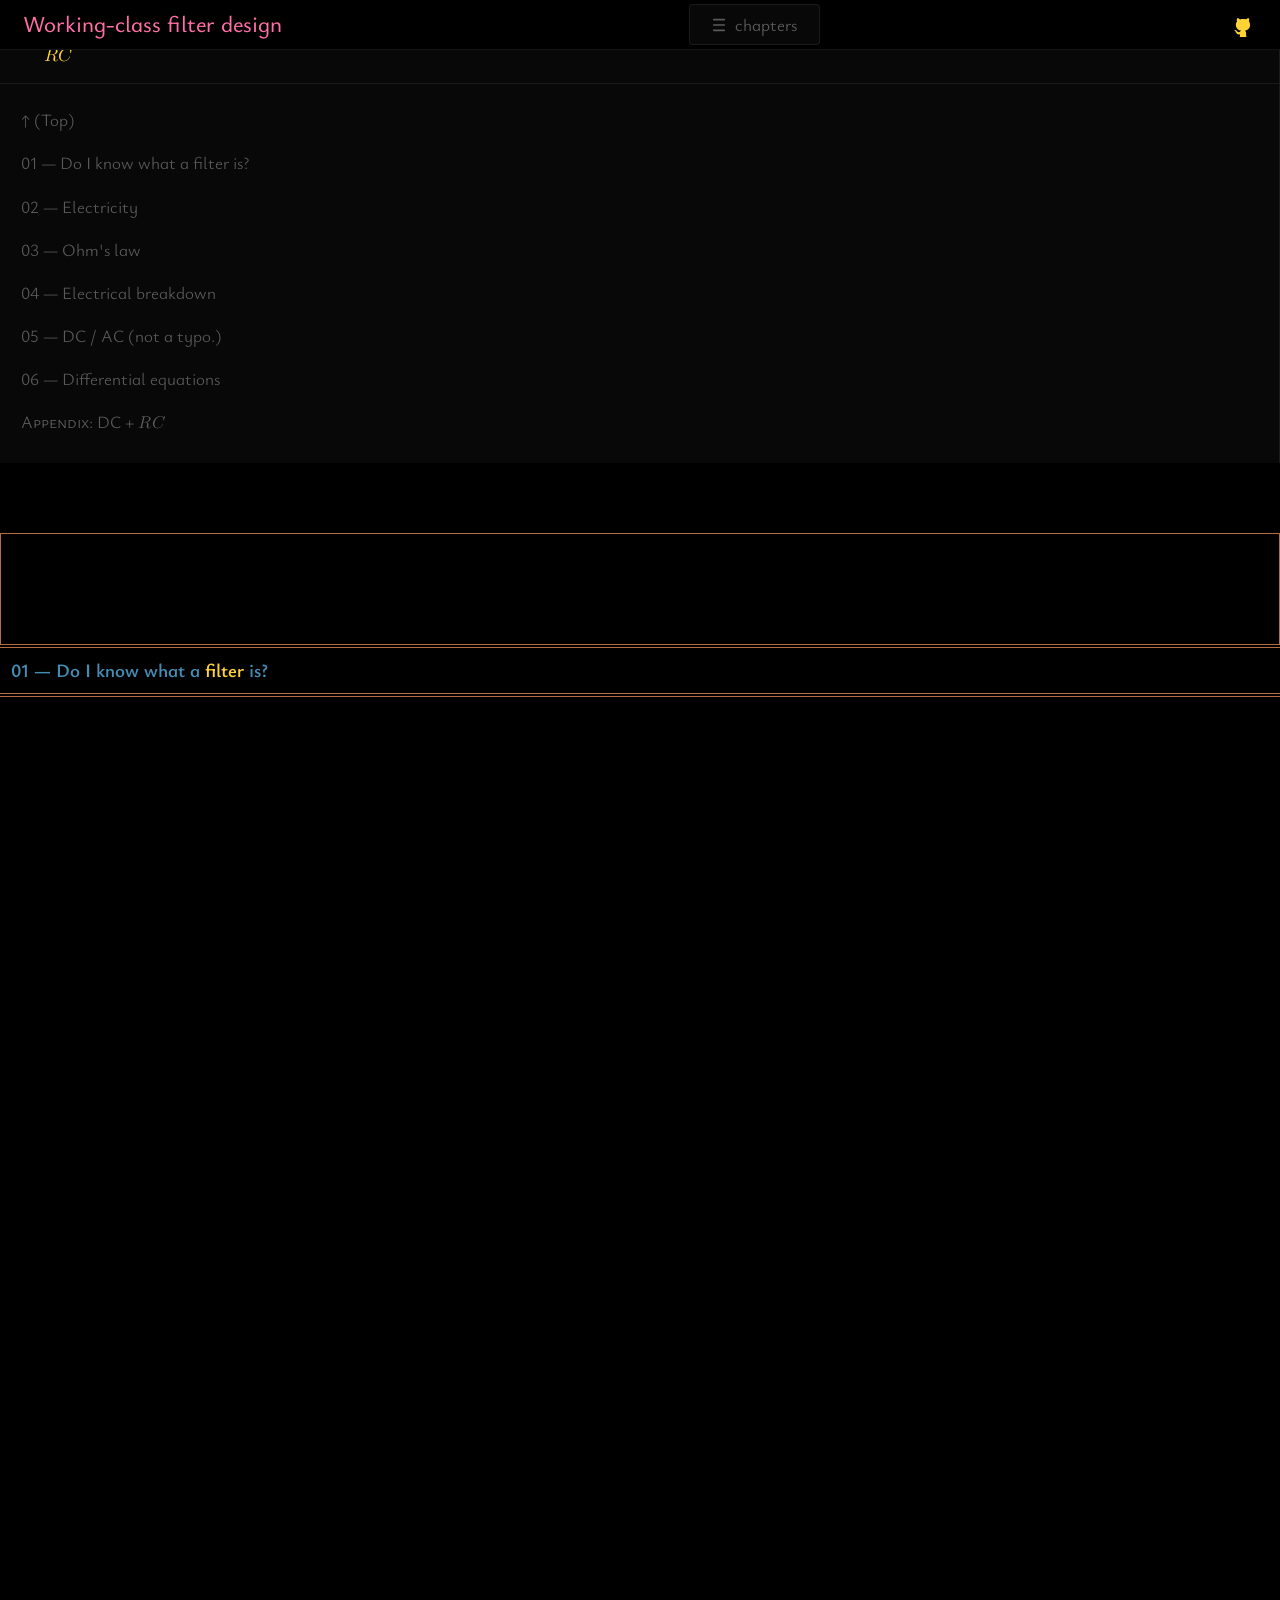
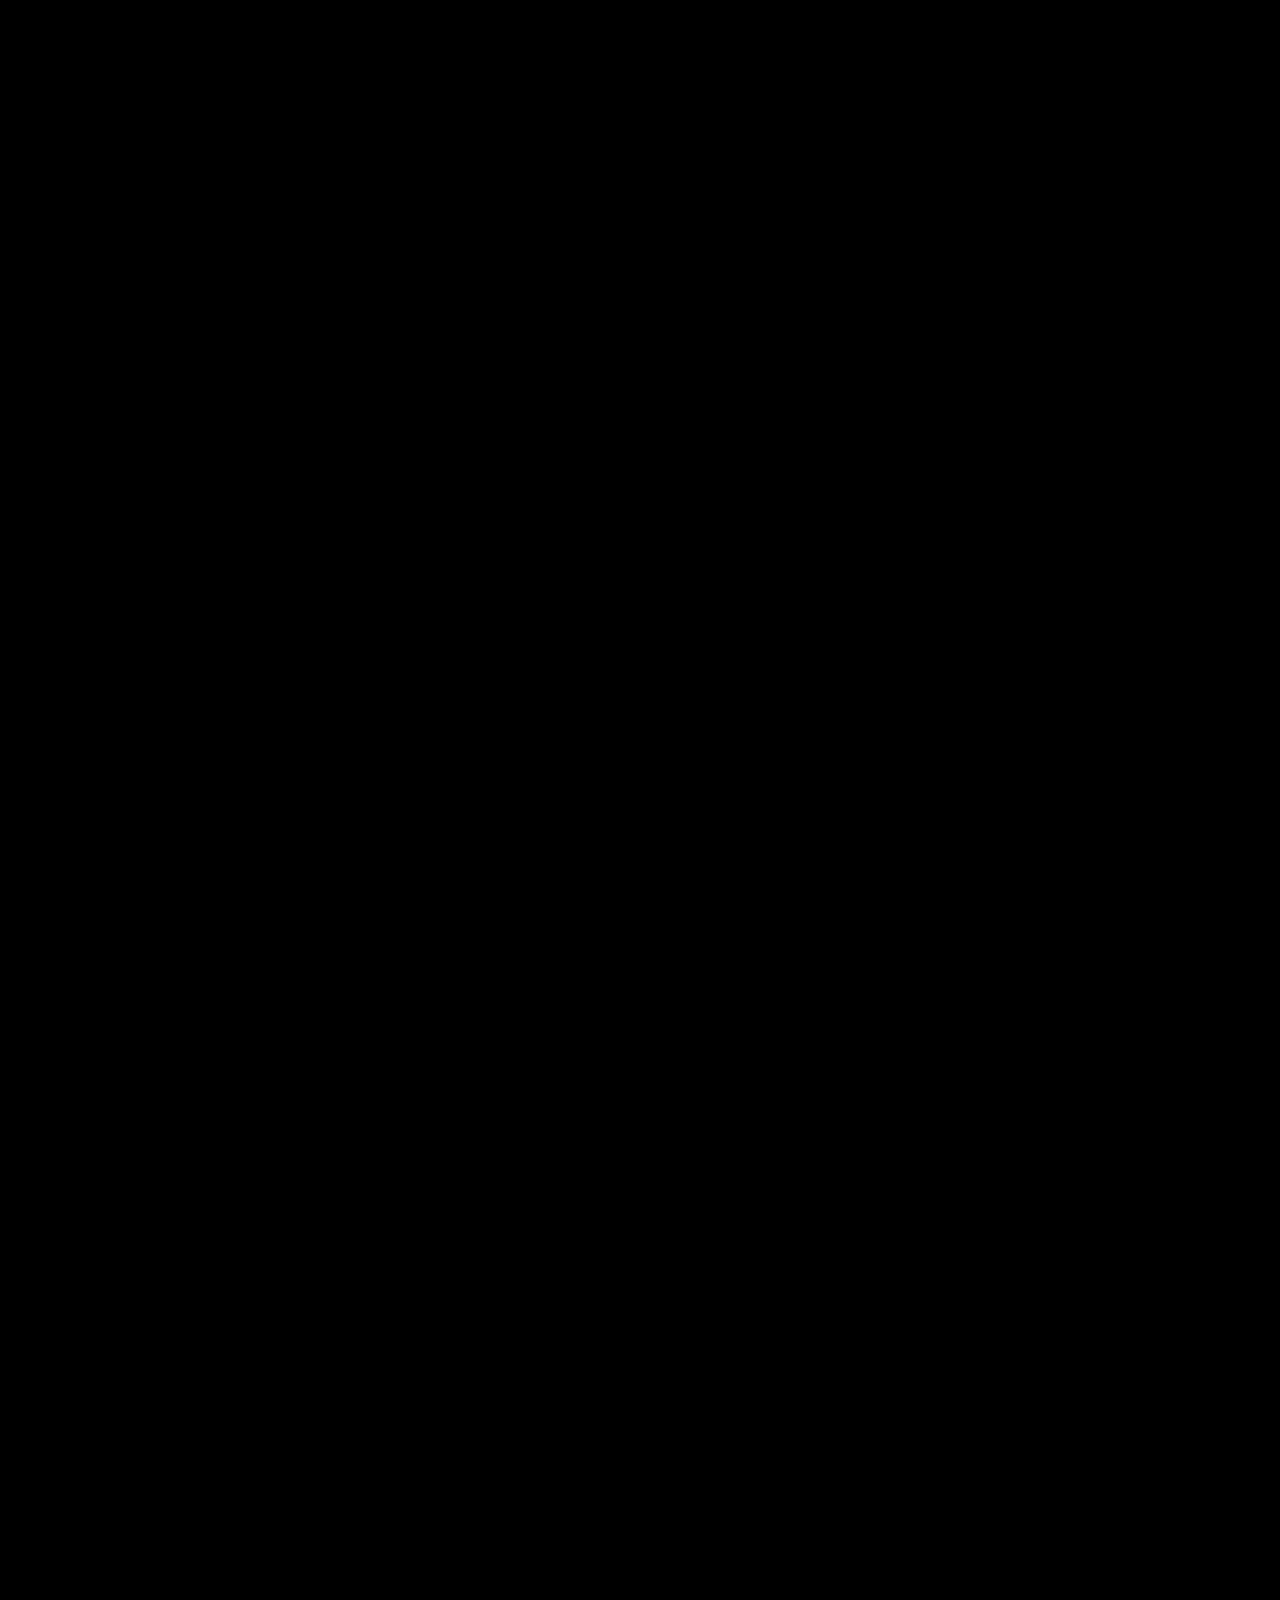
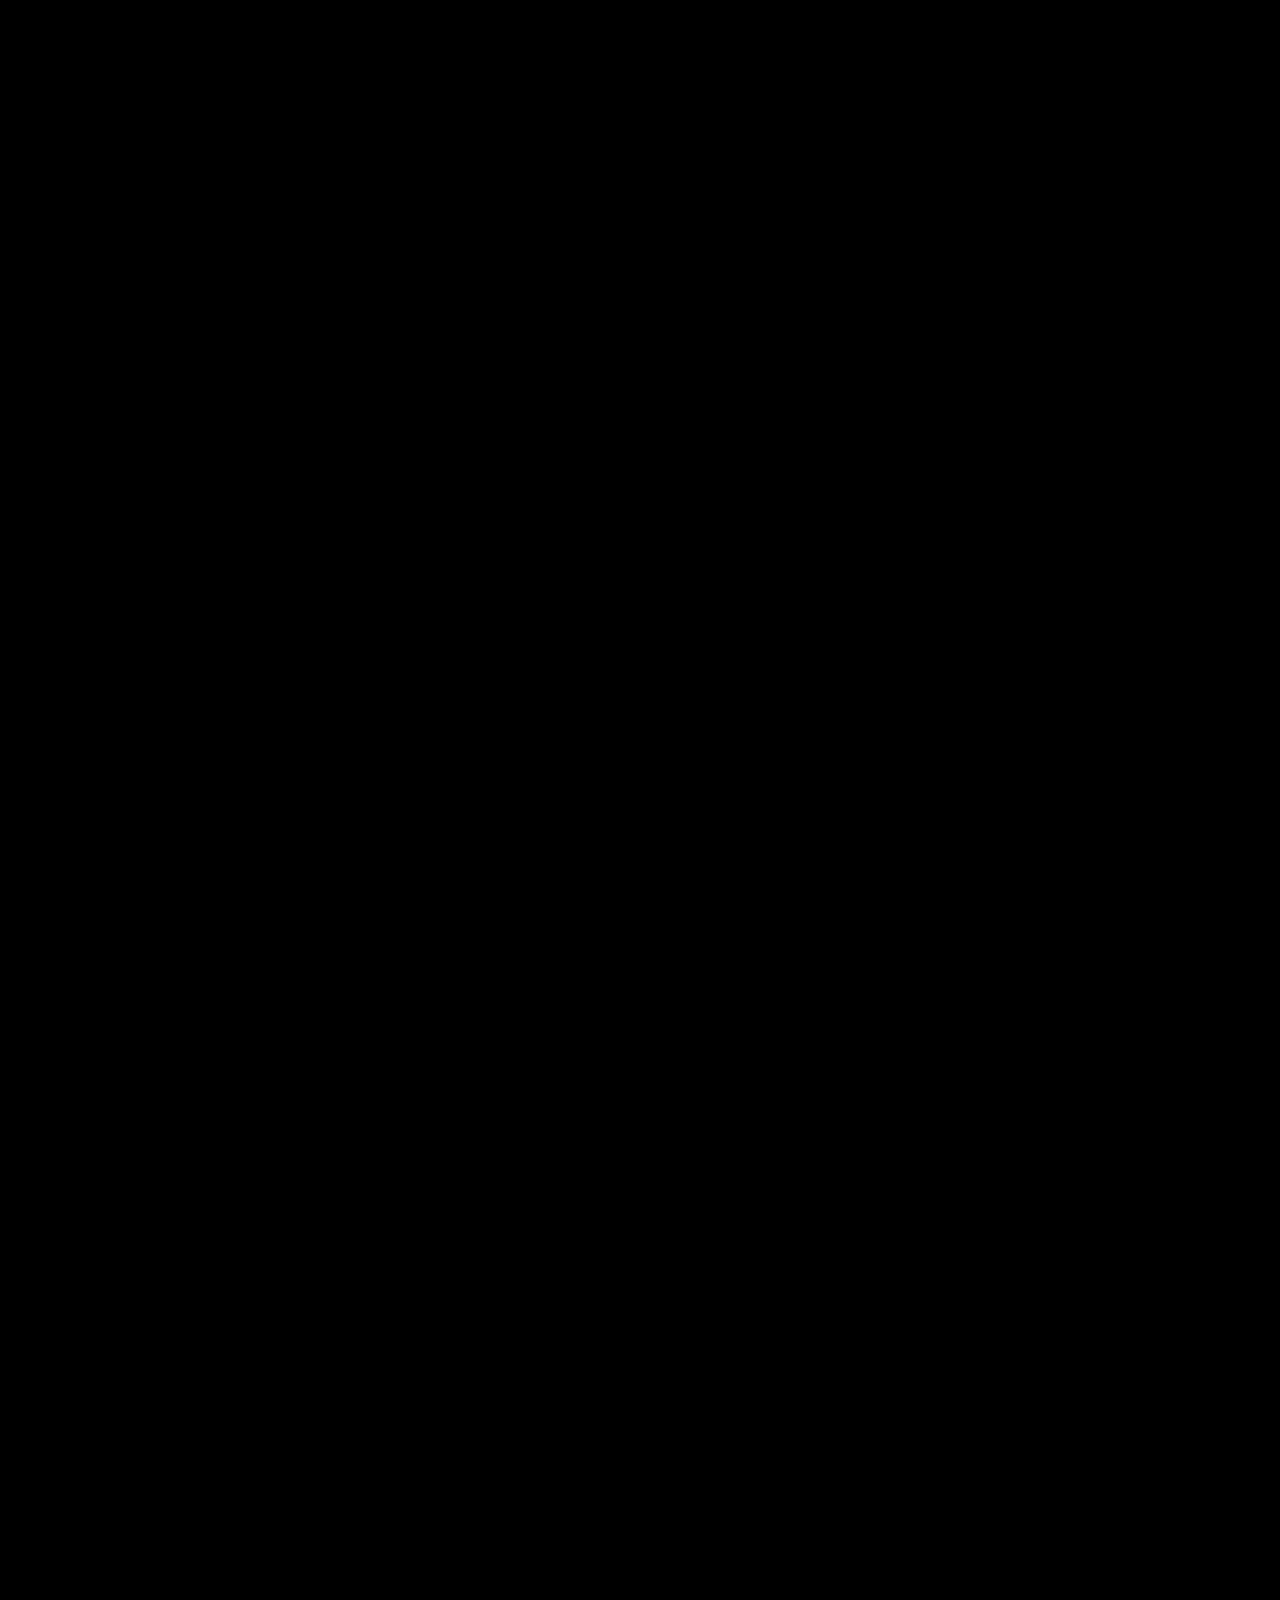
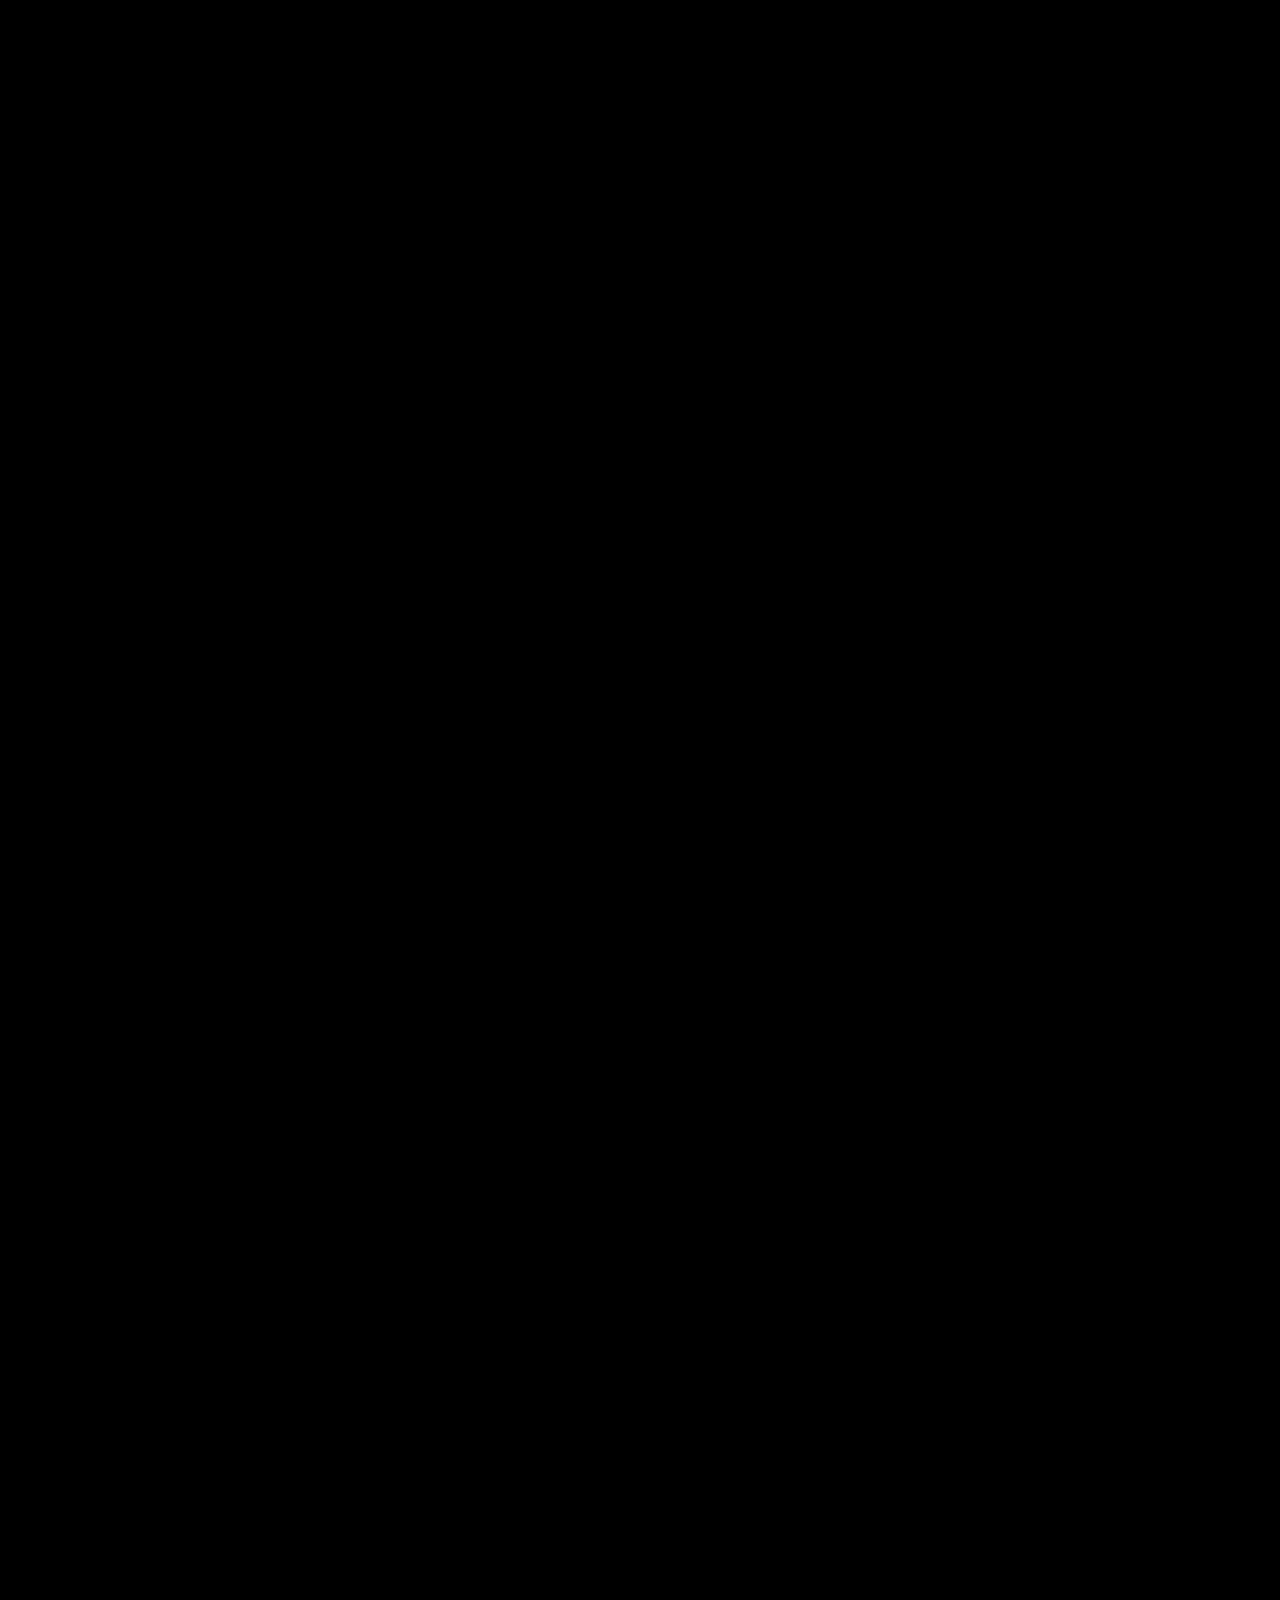
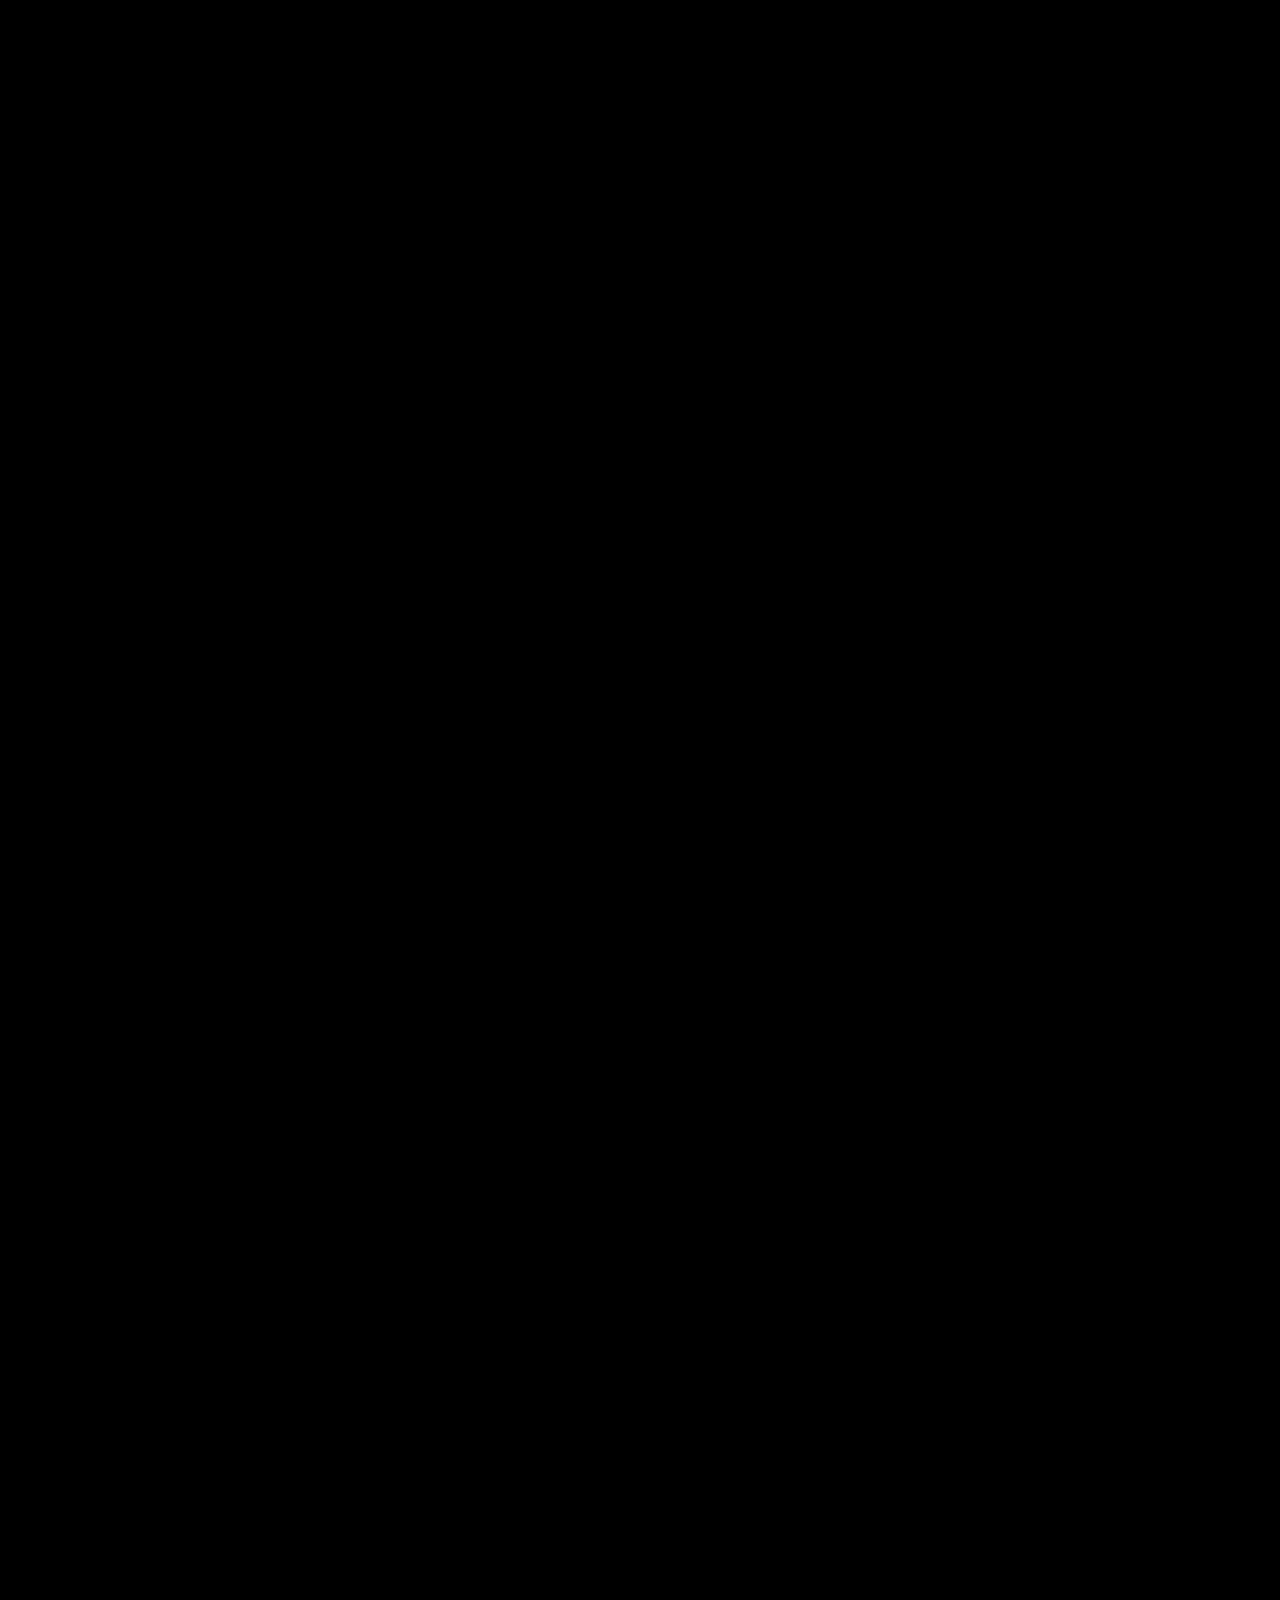
<file: chapters/02-rc.html>
<!DOCTYPE html>
<html>


    <head>
        <title>Working-class filter design | Chapter II: RC</title>
        <meta charset='UTF-8'/>
        <meta name="viewport" content='width=device-width, initial-scale=1'/>
        <meta name='author' content='Antoine Portes'/>
        <link rel="canonical" href="https://www.antoineportes.com/working-class_filter_design/">
        <!-- Style -->
         <link
          rel="preload"
          href="../assets/fonts/Ysabeau/YsabeauInfant[wght].woff2"
          as="font"
          type="font/woff2"
          crossorigin
        >
         <link
          rel="preload"
          href="../assets/fonts/Ysabeau/YsabeauInfant-Italic[wght].woff2"
          as="font"
          type="font/woff2"
          crossorigin
        >
         <link
          rel="preload"
          href="../assets/fonts/Ysabeau/YsabeauSC[wght].woff2"
          as="font"
          type="font/woff2"
          crossorigin
        >
         <link
          rel="preload"
          href="../assets/fonts/Unifont/unifont-17.0.05.woff2"
          as="font"
          type="font/woff2"
          crossorigin
        >
        <link rel='stylesheet'  type='text/css'  href='../assets/css/main.css'/>
        <!-- Manifest -->
        <link rel="manifest" href="../site.webmanifest">
        <!-- Favicon -->
        <link rel="icon" type="image/x-icon" href="../assets/favicon/favicon.ico">
        <link rel="icon" href="../assets/favicon/favicon.svg" type="image/svg+xml">
        <link rel="icon" type="image/png" sizes="16x16" href="../assets/favicon/favicon-16x16.png">
        <link rel="icon" type="image/png" sizes="32x32" href="../assets/favicon/favicon-32x32.png">
        <link rel="apple-touch-icon" sizes="180x180" href="../assets/favicon/apple-touch-icon.png">
        <!-- ======== SCRIPTS ======== -->
        <!-- #### Layout #### -->
        <script
          defer
          src="../assets/javascript/layout.js"
        >
        </script>
        <!-- #### MathJax #### -->
        <script
          async
          src="../assets/javascript/mathjax/config.js"
        >
        </script>
    </head>



    <body>


      <nav>

        <a
          title="Home"
          target="_self"
          type="text/html"
          charset="UTF-8"
          rel="home"
          href="../"
        >
          <h1>
            Working-class filter design
          </h1>
        </a>

        <div class="dropdown">
          <button
            onclick="toggleDropdown(event)"
            aria-haspopup="true"
            aria-expanded="false"
          >
            <svg
              viewBox="0 0 120 120"
              version="1.1"
              xmlns="http://www.w3.org/2000/svg"
            >
              <g>
                <path
                  style="stroke-width:12;stroke-linecap:round;stroke-linejoin:round;"
                  d="m 20,20 h 80"
                />
                <path
                  style="stroke-width:12;stroke-linecap:round;stroke-linejoin:round;"
                  d="m 20,60 h 80"
                />
                <path
                  style="stroke-width:12;stroke-linecap:round;stroke-linejoin:round;"
                  d="m 20,100 h 80"
                />
              </g>
            </svg>
            chapters
          </button>
          <menu>
            <!-- I. Analytic saignals -->
            <li>
              <a
                href="./01-analytic-signals.html"
                rel="prev"
              >
                Chapter <span class="small-caps">i</span>: Analytic signals
              </a>
            </li>
            <!-- II. RC -->
            <li>
              <a
                href="#top"
                class="current"
              >
                Chapter <span class="small-caps">ii</span>: $ RC $
              </a>
            </li>
            <!-- III. = I + II -->
            <li>
              <a
                href="./03-equals-one-plus-two.html"
                rel="next"
              >
                Chapter <span class="small-caps">iii</span>:
                $ \ = \ $ <span class="small-caps">i</span>
                $ + $ <span class="small-caps">ii</span>
              </a>
            </li>
            <!-- IV. Jargon -->
            <li>
              <a
                href="./04-jargon.html"
                rel="next"
              >
                Chapter <span class="small-caps">iv</span>: Jargon
              </a>
            </li>
            <!-- V. Poles and zeroes -->
            <li>
              <a
                href="./05-poles-and-zeroes"
                rel="next"
              >
                Chapter <span class="small-caps">v</span>: Poles and zeroes
              </a>
            </li>
            <!-- VI. More jargon -->
            <li>
              <a
                href="./06-more-jargon.html"
                rel="next"
              >
                Chapter <span class="small-caps">vi</span>: More jargon
              </a>
            </li>
            <!-- VII. Ones and zeroes -->
            <li>
              <a
                href="./07-ones-and-zeroes.html"
                rel="next"
              >
                Chapter <span class="small-caps">vii</span>: Ones and zeroes
              </a>
            </li>
            <!-- Stephen Butterworth -->
            <li>
              <a
                href="./08-stephen-butterworth.html"
                rel="next"
              >
                Chapter <span class="small-caps">viii</span>: Stephen Butterworth
              </a>
            </li>
          </menu>
        </div>

        <button class="gitHub">
          <a
            href="https://github.com/antoineportes/Working-class-filter-design"
            target="_blank"
            rel="noopener noreferrer"
            aria-label="original (GitHub repository)"
            title="original (GitHub repository)"
          >
            <svg
              width="24"
              height="24"
              viewBox="0 0 512 512"
              version="1.1"
              xmlns="http://www.w3.org/2000/svg"
            >
              <g transform="scale(4)">
                <path
                  class="octoCat"
                  d="M 82.374999,128 C 90.249999,128 120,97.285025 120,70.18496 120,35.946913 94.843771,8.0000003 63.890627,8 32.937485,7.9999997 8.0000002,35.946913 8,70.18496 7.9999998,97.043069 37.75,128 45.625,128 Z"
                />
                <path
                  d="M 54.125061,93.559792 C 37.624947,91.494958 25.999934,79.235401 25.999934,63.362485 c 0,-6.452321 2.250058,-13.420951 6.000066,-18.066659 -1.624947,-4.258577 -1.374955,-13.291907 0.499984,-17.034309 4.999967,-0.645219 11.750008,2.064699 15.750008,5.807102 4.749975,-1.548525 9.749942,-2.322787 15.875005,-2.322787 6.125061,0 11.125028,0.774262 15.625011,2.193743 3.875004,-3.613359 10.750041,-6.323277 15.750008,-5.678058 1.749943,3.484315 1.999935,12.517644 0.374987,16.905265 4,4.903796 6.124927,11.485295 6.124927,18.195703 0,15.872916 -11.624877,27.874385 -28.374983,30.068263 4.249992,2.838962 7.125028,9.033332 7.125028,16.131002 v 13.42095 c 0,3.87145 3.125028,6.06519 6.875037,4.51667 C 110.25006,118.59508 128,95.23736 128,66.330625 128,29.810041 99.250025,3.2178539e-7 63.875003,0 28.499984,-3.2178539e-7 2.6122451e-7,29.810041 0,66.330625 -2.4816324e-7,94.979273 17.624947,118.72412 41.374955,127.62841 44.749975,128.91885 48,126.59606 48,123.11175 v -10.32391 c -1.749942,0.7744 -4,1.29058 -6.000066,1.29058 -8.249992,0 -13.124962,-4.64571 -16.624979,-13.29205 C 24,97.302194 22.500049,95.23736 19.625012,94.850229 c -1.499951,-0.129044 -2.000065,-0.774262 -2.000065,-1.548524 0,-1.54866 2.50005,-2.710053 5.000098,-2.710053 3.625013,0 6.74991,2.322921 9.999935,7.097674 2.500048,3.742404 5.124962,5.419974 8.249992,5.419974 3.125028,0 5.124962,-1.1614 8,-4.129537 2.125061,-2.193878 3.750008,-4.129534 5.250089,-5.419971 z"
                />
              </g>
            </svg>
          </a>
        </button>

      </nav>



      <!--  ======  ..C..O..S..M..I..C.. ..W..R..A..P..  ======  -->
      <div class="cosmic-wrap">


        <!-- ==== .L.E.F.T. .P.A.N.E.L. ==== -->
        <aside>
          <!-- Side-bar header -->
          <header>
            <!-- chapter title -->
            <h2><u>Chapter II</u><br/>$ RC $</h2>
            <!-- arrow -->
            <button onclick="toggleSidebar()">
              <span>&xlarr;</span>
            </button>
          </header>
          <!-- Sections list -->
          <nav>
            <ul>
              <!-- top -->
              <li>
                <a href="#top">
                  &uparrow; (Top)
                </a>
              </li>
              <!-- #01 Do I know what a filter is? -->
              <li>
                <a
                  href="#01"
                  data-target="01"
                  title="Do I know what a filter is?"
                >
                  01 — Do I know what a filter is?
                </a>
              </li>
              <!-- #02 Electricity -->
              <li>
                <a
                  href="#02"
                  data-target="02"
                  title="Electricity"
                >
                  02 — Electricity
                </a>
              </li>
              <!-- #03 Ohm's law-->
              <li>
                <a
                  href="#03"
                  data-target="03"
                  title="Ohm's law"
                >
                  03 — Ohm's law
                </a>
              </li>
              <!-- #04 Electrical breakdown -->
              <li>
                <a
                  href="#04"
                  data-target="04"
                  title="Electrical breakdown"
                >
                  04 — Electrical breakdown
                </a>
              </li>
              <!-- #05 DC / AC  (not a typo.) -->
              <li>
                <a
                  href="#05"
                  data-target="05"
                  title="DC / AC  (not a typo.)"
                >
                  05 — DC / AC  (not a typo.)
                </a>
              </li>
              <!-- #06 Differential equations -->
              <li>
                <a
                  href="#06"
                  data-target="06"
                  title="Differential equations"
                >
                  06 — Differential equations
                </a>
              </li>
              <!-- APPENDIX: DC + RC -->
              <li>
                <a
                  href="#APPENDIX"
                  data-target="APPENDIX"
                  title="DC + RC"
                >
                  <span class="small-caps">Appendix:</span> DC + $ RC $
                </a>
              </li>
            </ul>
          </nav>
          <div class="handle"></div>
        </aside>


        <!-- ==== .M.A.I.N. .W.I.N.D.O.W. ==== -->
        <main>


          <!-- == CHAPTER == -->
          <div class="chapter" id="top">
            <!-- = Chapter title = -->
            <h2><u>Chapter II</u>: $ RC $</h2>


            <!-- = Section #01 = -->
            <section id="01">
              <!-- top quote -->
              <header>
                <blockquote>Scuse me while I kiss the sky.</blockquote>
                <footer>— Jimi Hendrix (<cite>Purple Haze</cite>)</footer>
              </header>
              <!-- section title -->
              <h3>01 — Do I know what a
              <a
                title="Wikipedia.org | Separation process"
                target="_blank"
                type="text/html"
                charset="UTF-8"
                rel="external"
                href="https://en.wikipedia.org/wiki/Separation_process"
              >
                filter
              </a>
              is?
            </h3>

              <div role="paragraph">
                Being a caffeine addict, I should certainly hope so.
                <br/>
                Some people enjoy Turkish coffee. Good for them. I don't.
                <br/>
                I like the grains in my cup to be under a certain size.
                And I choose my coffee filters accordingly.
                <br/>
                Fine grains go in my cup, coarse grains go in the compost.
                <br/>
                The sum of the fine grains in my cup and the coarse grains in the compost
                is equal to the unfiltered coffee.
              </div><!-- end p -->

              <div role="paragraph">
                Maybe the coffee paradigm is not as irrelevant as it would seem
                (Turkish people might disagree...).
                <br/>
                We've written Chapter I together, we know what a spectrum and its partials are.
                <br/>
                Let <cite>unfiltered coffee</cite> be the name of a spectrum and
                <cite>grain</cite> be an alias of <cite>partial</cite>.
                <br/>
                Now what could <cite>coarse</cite> and <cite>fine</cite> possibly mean?
              </div><!-- end p -->

              <div role="paragraph">
                All partials can very well have amplitude $ = 1 $ and phase $ = 0 $,
                the spectrum remains a spectrum.
                <br>
                Their frequency is their identity.
                Their frequency is linked by definition to their period.
                <br/>
                So coarse could mean either <cite>high frequency</cite> or <cite>long period</cite>.
                <br/>
                And since we're free (aren't we?) we can assign the pointer
                to what feels the most intuitive.
                <br/>
                Frequency is abstract (speed is not something you can see,
                it's the first derivative of something you can see);
                while a period is very palpable on a plot.
                <br/>
                I'll assign <cite>coarse</cite> to <cite>long period</cite>
                and <cite>fine</cite> to <cite>short period</cite>.
                <a
                  title="Editing Working-class-filter-design/Chapter 02 - RC at main · antoineportes/Working-class-filter-design"
                  target="_blank"
                  type="text/html"
                  charset="UTF-8"
                  rel="external"
                  href="https://github.com/antoineportes/Working-class-filter-design/edit/main/Chapter%2002%20-%20RC"
                >
                  Pull a request
                </a>
                if you disagree.
              </div><!-- end p -->

              <div role="paragraph">
                It would mean that frequencies under a threshold set to my taste
                would end up in the compost.
                <br/>
                And <cite>the filter</cite> would remain <cite>the filter</cite>.
              </div><!-- end p -->

              <div role="paragraph">
                But how would such a filter work? How do we separate velocities?
              </div><!-- end p -->

              <div role="paragraph">
                I can think of a way, but if you don't like my parables... well bad news.
              </div><!-- end p -->

              <div role="paragraph">
                <h4>Second paradigm: Lost in the woods.</h4>
                A group of people is <b>lost</b> in the woods.
                No known destination, just moving forward towards the unknown.
                <br/>
                It's heavily raining and they're not dressed adequately.
                <br/>
                They reach a crossroad.
                <ul>
                  <li>
                    One path is not covered by trees, the rain falls upon it.
                  </li>
                  <li>
                    One path has a gap over which you can jump on the condition that you're fast enough.
                  </li>
                </ul>
                Everyone wants to take the path they consider the easiest.
                <br/>
                For fast people it means <cite>no rain</cite>. ($ := $ group H)
                For slow people it means <cite>no gap</cite>. ($ := $ group L)
              </div><!-- end p -->

              <div role="paragraph">
                The group splits. I've filtered people based on their velocity.
                <br/>
                Notice that group H $ + $ group L $ = $ initial group.
              </div><!-- end p -->

              <div role="paragraph">
                Now replace <cite>people</cite> with <cite>electric potential</cite>,
                <cite>rainy path</cite> with <cite>Resistor</cite>
                and <cite>gaped path</cite> with <cite>Capacitor</cite>.
                <br/>
                You get what is called an
                <a
                  title="Wikipedia.org | RC cicuit"
                  target="_blank"
                  type="text/html"
                  charset="UTF-8"
                  rel="external"
                  href="https://en.wikipedia.org/wiki/RC_circuit"
                >
                  $ RC $ circuit
                </a>.
              </div><!-- end p -->

              <div role="paragraph">
                <div class="comment">
                  <h4 class="edit">Edit</h4>
                  This is mainly bullshit, as the rest of the chapter will reveal.
                  <br/>
                  We learn from our mistakes, don't we? Well I've learnt a lot here!
                </div>
              </div><!-- end p -->

              <div role="paragraph">
                Which path leads to the ground (compost) and which to the output (coffee cup)
                depends on whether you want a filter that discards low frequencies
                and lets high frequencies pass (High-Pass filter);
                or one that discards high frequencies and lets low frequencies pass (Low-Pass filter).
              </div><!-- end p -->

              <div role="paragraph">
                An $ RC $ circuit is an electrical circuit. What is electricity?
              </div><!-- end p -->

            </section><!-- end #01 -->


            <!-- = Section #02 = -->
            <section id="02">
              <!-- section title -->
              <h3>02 —
                <a
                  title="Wikipedia.org | Electricity"
                  target="_blank"
                  type="text/html"
                  charset="UTF-8"
                  rel="external"
                  href="https://en.wikipedia.org/wiki/Electricity"
                >
                  Electricity
                </a>
              </h3>

              <div role="paragraph"></div><!-- end p -->

https://en.wikipedia.org/wiki/Conservation_of_energy
https://en.wikipedia.org/wiki/Entropy
https://en.wikipedia.org/wiki/First_law_of_thermodynamics
https://en.wikipedia.org/wiki/Second_law_of_thermodynamics
https://en.wikipedia.org/wiki/Proton
https://en.wikipedia.org/wiki/Electron
https://en.wikipedia.org/wiki/Elementary_charge
https://en.wikipedia.org/wiki/Neutron
https://en.wikipedia.org/wiki/Atom
https://en.wikipedia.org/wiki/Ion
https://en.wikipedia.org/wiki/Electric_charge
https://en.wikipedia.org/wiki/Electric_potential
https://en.wikipedia.org/wiki/Electrical_energy
https://en.wikipedia.org/wiki/Electric_potential
https://en.wikipedia.org/wiki/Coulomb's_law
https://en.wikipedia.org/wiki/Electric_field
https://en.wikipedia.org/wiki/Drift_velocity

            </section><!-- end #02 -->


            <!-- = Section #03 = -->
            <section id="03">
              <!-- section title -->
              <h3>03 — Ohm's law</h3>

              <div role="paragraph"></div><!-- end p -->

            </section><!-- end #03 -->


            <!-- = Section #04 = -->
            <section id="04">
              <!-- section title -->
              <h3>04 — Electrical breakdown</h3>

              <div role="paragraph">
                Connecting our pseudo-prismatic sandwich to $ A $ and $ B $ would look like:
                <div class="monospace">
                  <span>    A o----------          </span><br/>
                  <span>                |          </span><br/>
                  <span>      [ conductive_base_α ]</span><br/>
                  <span>      [=====insulator=====]</span><br/>
                  <span>      [ conductive_base_β ]</span><br/>
                  <span>                |          </span><br/>
                  <span>    B o----------          </span>
                </div><!-- end code -->
              </div><!-- end p -->

              <div role="paragraph">
                Let's define:
                <dl>
                  <dt>
                    <div class="math-def-wrap">
                      $$
                        U_A
                      $$
                    </div>
                  </dt>
                  <dd>the electric potential of $ A $</dd>
                  <dt>
                    <div class="math-def-wrap">
                      $$
                        U_B
                      $$
                    </div>
                  </dt>
                  <dd>the electric potential of $ B $</dd>
                  <dt>
                    <div class="math-def-wrap">
                      $$
                        U_{\alpha}
                      $$
                    </div>
                  </dt>
                  <dd>the electric potential of base $ \alpha $</dd>
                  <dt>
                    <div class="math-def-wrap">
                      $$
                        U_{\beta}
                      $$
                    </div>
                  </dt>
                  <dd>the electric potential of base $ \beta $</dd>
                  <dt>
                    <div class="math-def-wrap">
                      $$
                        U_{bd}
                      $$
                    </div>
                  </dt>
                  <dd>the breakdown voltage of the insulator.</dd>
                </dl>
                <div class="split pseudo-grid">
                  <div>Initial state</div>
                  <div class="math-split-wrap">
                    $$
                      \ \longrightarrow \quad U_{\alpha} = U_{\beta}
                    $$
                  </div>
                </div><!-- end split -->
              </div><!-- end p -->

              <div role="paragraph" class="outlined">
                <h4>
                  First case: $ \qquad U_B - U_A \ \geq \ U_{bd} $
                </h4>
                <div class="sub-p">
                  This is the easy one:
                  an electrical breakdown will allow a current to flow through the insulator.
                  <br/>
                  The previously infinite Resistance will be broken to some finite value ($ R $)
                  and the system drawn by the schematic would be equivalent
                  to a resistor between $ A $ and $ B $.
                  If we know $ R $, Ohm's law gives us $ \ I \ = \ {(U_B - U_A) / R} \ $.
                  <br/>
                  The electric field travels from $ B $ to $ A $, crossing the insulator.
                  Equilibrium is achieved ($ U_B = U_A $), the electrical breakdown ends.
                  <br/>
                  The total voltage is zero and the insulator is an insulator again
                  (probably damaged though).
                </div><!-- end sub-p -->
              </div><!-- end p -->

              <div role="paragraph" class="outlined">
                <h4>
                  Second case: $ \qquad U_B - U_A \ \leq \ U_{bd} $
                </h4>
                <div class="sub-p">
                  In nodal analysis, an ideal cable is considered equivalent to a node
                  (segment $ \approx $ point), because the electric field is so fast
                  that its displacement can be approximated as instantaneous for practical uses.
                  Let's allow this assumption.
                  <br/>
                  As soon as we connect our tripartite anonymous toy,
                  the electric field gets (temporarily) dissipated.
                  <br/>
                  The potential energy of $ A $ is transferred to electrons across the ideal cable.
                  <br/>
                  Voltage is not energy, it's energy <b>per charge</b>.
                  So $ U_A = U_{\alpha} $ will take time.
                </div><!-- end sub-p -->
                <div class="sub-p">
                  In our current example this time is undefined because it relies on $ I $
                  (intensity of the current $ = $ charge per time)
                  which is inversely proportional to $ R $ and therefore relies (here)
                  on a division by zero (since $ R = 0 $).
                  <br/>
                  Never mind, let's assume it's ok.
                </div><!-- end sub-p -->
                <div class="sub-p">
                  Remember: if electrons can move, they will.
                  Between $ A $ and $ \alpha $ they can, so they will.
                  <br/>
                  The electric charge will accumulate on $ \alpha $.
                  The initial potential energy at $ A $ is now kinetic energy in the ideal cable,
                  progressively converting back into potential energy at $ \alpha $.
                  <br/>
                  $ U_{\alpha} $ is increasing.
                </div><!-- end sub-p -->
                <div class="sub-p">
                  Now let's break on through to the other side.
                  <br/>
                  Remember: the energy in one charge carrier
                  is dependent upon the other charge carriers that surround it.
                  <br/>
                  So $ \alpha $ charging will affect $ \beta $.
                  There will be an electric field across the insulator
                  whose strength is dependent upon $ \alpha $'s and $ \beta $'s surface
                  and the distance between them:
                  the more charge carriers are facing each other and the closer they are,
                  the more energy per charge.
                  <br/>
                  Or, thinking backwards: the charge required
                  to reach a certain voltage across the insulator
                  grows with the bases' surface and proximity.
                </div><!-- end sub-p -->
                <div class="sub-p">
                  So now there's a vector in $ \alpha $ and an identical one in $ \beta $.
                  <br/>
                  "Electrons can move" means (1) they're urged to and (2) the path is clear.
                  <br/>
                  The path between $ \beta $ and $ B $ satisfies both conditions.
                  <br/>
                  Then whatever happens at $ \alpha $ will be reflected at $ B $.
                  <br/>
                  Then $ \alpha $ charging will result in $ \beta $ discharging in equal proportion:
                  electrons will drift towards $ B $.
                  <br/>
                  (By "charging" I mean "negatively charging".
                  I could mean "positively charging", then the words "charging" and "discharging"
                  would have to switch places.
                  They're interchangeable concepts based on your test charge
                  — which I took negative, which is not what you're supposed to do...
                  Sorry, I'm bad at following rules.)
                </div><!-- end sub-p -->
                <div class="sub-p">
                  <div class="comment">
                    <h4>Important clarification — I had a really hard time solving this:</h4>
                    <h5>Aporia:</h5>
                    <div class="sub-p">
                      The description above makes it look like there is a linear causal chain
                      from $ A $ to $ B $ where $ \alpha $ charges ergo $ \beta $ discharges.
                      Period.
                      <br/>
                      Working on some later part of this chapter,
                      I realised that this model isn't sufficient.
                      <br/>
                      In short: what happens between $ \beta $ and $ B $
                      influences what happens between $ A $ and $ \alpha $.
                      <br/>
                      It looked like causality went circular — that is: breaking its own laws.
                      <br/>
                      A consequence affecting its cause... Zero delay feedback loops
                      — in a filter? why not — in my brain? no thanks.
                      <br/>
                      It seemed unfair: I do my best to not mention anything that would distract us
                      from the point and Quantum physics strikes unannounced?
                    </div><!-- end sub-sub-p-->
                    <h5>Solution:</h5>
                    <div class="sub-p">
                      <span class="spoiler"><span>There is indeed a circularity, but it's not instantaneous;
                      it just happens really fast.</span></span>
                      <br/>
                      The repartition of the charge inside matter is responsible for potential energy.
                      Potential energy creates electric fields.
                      <br/>
                      Electric fields make the charge move. <span class="small-caps">REPEAT</span>.
                      <br/>
                      <br/>
                      Also "electric fields" (plural) got me confused.
                      An electric field is a vector.
                      Addition can be performed on vectors.
                      <br/>
                      So it would probably be more intuitive to consider
                      the total electric field of the system.
                      <br/>
                      Which both reacts to and generates movement,
                      and has a magnitude and a direction
                      but could have its origin anywhere between $ A $ and $ B $.
                      <br/>
                      Everything starts with particles attracting and repelling each other.
                      Their repartition shapes electricity.
                      <br/>
                      So when they move, electricity changes shape.
                      <br/>
                      <br/>
                      The tendency towards equilibrium is constant.
                      <br/>
                      So $ \alpha $ starts charging, then $ \beta $ starts discharging,
                      this allows $ \alpha $ to keep charging,
                      which makes $ \beta $ keep discharging, etc
                      <span class="eq-nb" id="eq-c">[c]</span>.
                      <br/>
                      <br/>
                      The whole confusion came from a universal axiom:
                      $ \alpha $ and $ \beta $ always have the same absolute charge
                      and opposite polarities.
                      <br/>
                      This is false.
                      <br/>
                      There is a back-and-forth causal alternation during the charge.
                      The fact that it's close to the fastest speed we know doesn't make
                      it literally instantaneous.
                    </div><!-- end sub-sub-p-->
                    If you're neurotypical, you must think I'm stupid right now.
                    <br/>
                    The French call this <cite>enculer des mouches</cite>,
                    which literally translates to <cite>fucking flies in the arse</cite>
                    — classy, right?
                    <br/>
                    It means nit-picking for its own sake.
                    <br/>
                    This "obvious" approximation took a full day of my life
                    that I'm never recovering.
                    Not a game here.
                  </div><!-- end comment -->
                </div><!-- end sub-p -->
                <div class="sub-p">
                  Full picture:
                  <ul>
                    <li>current between $ A $ and $ \alpha $</li>
                    <li>no current between $ \alpha $ and $ \beta $</li>
                    <li>current between $ \beta $ and $ B $</li>
                  </ul>
                  Until enough electric charge from $ A $ has drifted to $ \alpha $
                  so that $ \ {U_A = U_{\alpha}} \ $;
                  <br/>
                  and enough electric charge from $ \beta $ has drifted to $ B $
                  so that $ \ {U_B = U_{\beta}} \ $.
                  <br/>
                  Which means that once the charge has finished drifting,
                  $ \ {U_B - U_A} \ = \ {U_{\beta} - U_{\alpha}} \ $.
                  <br/>
                  Or: the voltage between $ A $ and $ B $ has decreased,
                  the one between $ \alpha $ and $ \beta $ has increased;
                  and now they're equal to one another.
                </div><!-- end sub-p -->
              </div><!-- end p -->

              <div role="paragraph">
                The bases $ \alpha $ and $ \beta $ are called plates.
                <br/>
                The insulator is called the dielectric.
                All three together form a condenser (or, more commonly, a capacitor).
                <div class="comment">
                  <cite>Condenser</cite> is obsolete in English (except when talking microphones).
                  <cite>Condensateur</cite> is still the French standard.
                </div>
              </div><!-- end p -->

              <div role="paragraph">
                The dielectric has a breakdown voltage $ U_{bd} $
                dependent on its composition and its geometry.
                <br/>
                The plates have a maximum charge $ Q_{max} $
                dependent on their geometry — but also on the dielectric's breakdown voltage.
                <div class="comment">
                  Indeed, imagine there's room for $ x $ Coulombs (charge) on each plate,
                  depending on the overall geometry this means $ \chi $ Volts (voltage).
                  <br/>
                  If $ \ \chi \gt U_{bd} \ $ it will never be reached:
                  electrical breakdown will always happen first.
                </div>
                $ Q_{max} $ determines how many charge carriers face each other at once.
                So a higher $ Q_{max} $ means more potential energy per charge
                which means more maximum voltage across the dielectric.
                $ \quad \longrightarrow \ {Q_{max} \ = \ k \cdot \chi} $
                <br/>
                But $ \chi $ might very well be unreachable,
                so $ U_{bd} $ is a more useful constant.
                Let's redefine:
                <div class="math-block-wrap">
                  $$
                    k \ = \ Q_{max} / U_{bd}
                  $$
                </div>
                The constant $ k $ seems quite useful. What would its dimension be?
                $ \quad \longrightarrow \quad $ Charge per voltage.
                <br/>
                So "how much charge contributes to voltage"
                or "how much charge is needed to reach a certain voltage".
                <br/>
                Its actual name is Capacitance and its usual symbol is $ C $.
                $ Q_{max} $ and $ U_{bd} $ are extreme cases, the general one is:
                <div class="math-block-wrap">
                  $$
                    C \ = \ q / U  \qquad  ;  \qquad  q \ = \ C \cdot U  \qquad  ;
                    \qquad  U \ = \ q / C
                  $$
                </div>
                where $ q $ is the absolute value of the charge of either of the plates
                and $ U $ is the voltage across the dielectric.
                <br/>
                (An ideal capacitor has a constant capacitance.)
                <br/>
                These parenthesis are doing harm, this is important: $ \quad C \ $ is a constant.
              </div><!-- end p -->

              <div role="paragraph">
                And it relies on the dielectric's dielectric strength,
                which relies on composition and geometry.
                <br/>
                Composition can be paper, ceramic, air, vacuum...
                anything with a breakdown voltage (preferably not too low).
                <br/>
                Geometry: $ C $ increases with the area of the plates
                and decreases with the thickness of the dielectric.
              </div><!-- end p -->

            </section><!-- end #04 -->


            <!-- Section #05 -->
            <section id="05">
              <!-- top quote -->
              <header>
                <blockquote>It's a long way to the top if you wanna rock 'n' roll.</blockquote>
                <footer>— Bon Scott (<cite>It's a long way to the top</cite>)</footer>
              </header>
              <!-- section title -->
              <h3>05 — DC / AC  (not a typo.)</h3>

              <div role="paragraph"></div><!-- end p -->

            </section><!-- end #05 -->


            <!-- section #06 -->
            <section id="06">
              <!-- section title -->
              <h3>06 — Differential equations</h3>

              <div role="paragraph"></div><!-- end p -->

            </section><!-- end #06 -->


            <!-- = APPENDIX = -->
            <section id="APPENDIX">
              <!-- section title -->
              <h3><span class="small-caps">Appendix</span> — DC + $ RC $</h3>

              <div role="paragraph">
                <div class="comment">
                  <h4 class="edit">Edit</h4>
                  <div class="sub-p">
                    In what follows we'll be using some of the
                    <a
                      title="Wikipedia.org | Differentiation rules"
                      target="_blank"
                      type="text/html"
                      charset="UTF-8"
                      rel="external"
                      href="https://en.wikipedia.org/wiki/Differentiation_rules"
                    >
                      rules of differentiation
                    </a>.
                    <br/>
                    If you want proofs that they're valid, hold your breath until next chapter.
                  </div><!-- end sub-p -->
                </div><!-- end comment -->
              </div><!-- end p -->

              <div role="paragraph">
                Let's simplify the nomenclature of our equation by making the substitutions:
                <dl>
                  <dt>
                    <div class="math-def-wrap">
                      $$
                        f (x)
                      $$
                    </div>
                  </dt>
                  <dd>
                    <div class="math-def-wrap">
                      $$
                        \longleftarrow \qquad U_C (t)
                      $$
                    </div>
                  </dd>
                  <dt>
                    <div class="math-def-wrap">
                      $$
                        f_0
                      $$
                    </div>
                  </dt>
                  <dd>
                    <div class="math-def-wrap">
                      $$
                        \longleftarrow \qquad U_C (0)
                      $$
                    </div>
                  </dd>
                  <dt>
                    <div class="math-def-wrap">
                      $$
                        k
                      $$
                    </div>
                  </dt>
                  <dd>
                    <div class="math-def-wrap">
                      $$
                        \longleftarrow \qquad 1/RC
                      $$
                    </div>
                  </dd>
                  <dt>
                    <div class="math-def-wrap">
                      $$
                        a
                      $$
                    </div>
                  </dt>
                  <dd>
                    <div class="split">
                      <div class="math-def-wrap">
                        $$
                          \longleftarrow \qquad U_A (t)
                        $$
                      </div>
                      <div class="split-comment">
                        <div>
                          Later: $ \ U_A \ $
                          (a constant over time doesn't need to be expressed as a function of time).
                        </div><!-- end dummy -->
                      </div><!-- end comment -->
                    </div><!-- end split -->
                  </dd>
                </dl>
                <div class="split pseudo-grid">
                  <div>
                    Then:
                  </div>
                  <div class="math-split-wrap">
                    $$
                      df/dx \ = \ k \bigl( a - f (x) \bigr)
                    $$
                  </div>
                  <div class="split-comment">
                    <div>
                      That's just equation
                      <span class="eq-popup-trig">
                        [1]
                        <span class="eq-popup-actual">
                          $$
                            \frac{d U_C}{dt} \ = \ \frac{U_A (t) - U_C (t)}{RC}
                          $$
                        </span>
                      </span>
                      after the substitutions.
                    </div><!-- end dummy -->
                  </div><!-- end comment -->
                </div><!-- end split -->
                Let $ \ g (x) \ = \ a - f (x) $
                <br/>
                Then:
                <a
                  title="Wikipedia.org | Linearity of differentiation"
                  target="_blank"
                  type="text/html"
                  charset="UTF-8"
                  rel="external"
                  href="https://en.wikipedia.org/wiki/Linearity_of_differentiation"
                >
                  $ \ {dg/dx} \ = \ {d (a - f) / dx} \ = \ {(da - df) / dx} $
                </a>
                <br/>
                $ a $ is a constant so $ \ {da = 0} \ $.
                <br/>
                Then:
                $ \ {dg / dx} \ = \ {- df / dx} \quad \iff \quad {df / dx} \ = \ {- dg / dx} \ $
                <div class="split pseudo-grid">
                  <div>
                    So:
                  </div>
                  <div class="math-split-wrap">
                    $$
                      - dg / dx \ = \ k g (x) \quad \iff \quad
                      dg / dx \ = \ - k g (x)
                    $$
                  </div>
                </div><!-- end split -->
                We know that $ \ \exp (x) \ $ is its own derivative,
                then according to the
                <a
                  title="Wikipedia.org | Chain_rule"
                  target="_blank"
                  type="text/html"
                  charset="UTF-8"
                  rel="external"
                  href="https://en.wikipedia.org/wiki/Chain_rule"
                >
                  chain rule
                </a>:
                <div class="math-block-wrap">
                  $$
                    d \exp (-k x) / dx \ = \ -k \cdot \exp (-k x)
                  $$
                </div>
                which is equivalent to:
                $ \quad {dg / dx} \ = \ {-k \cdot g (x)} \quad $
                if we let
                $ \quad {g (x)} \ = \ {\exp (-k x)} \ $.
                <div class="split pseudo-grid">
                  <div>
                    So:
                  </div>
                  <div class="math-split-wrap">
                    $$
                      a - f (x) \ = \ \exp (-k x)  \quad  \iff  \quad
                      f (x) \ = \ a - \exp (-k x)
                    $$
                  </div>
                </div><!-- end split -->
                <div class="split pseudo-grid">
                  <div>
                    Reversing the substitutions:
                  </div>
                  <div class="math-block-wrap">
                    $$
                      U_C (t) \ = \ U_A - \exp (-t / RC)
                    $$
                  </div>
                </div><!-- end split -->
                This gives: $ \quad {U_C (0)} \ = \ {U_A - 1}  \quad $
                while it should be $ f_0 $ which should be independent from $ U_A $.
              </div><!-- end p -->

              <div role="paragraph">
                Back to "$ \ {dg / dx} \ = \ {-k g (x)}  \quad $
                if we let $ \quad  {g (x)} \ = \ {\exp (-k x)} \ $" ...
                <br/>
                We might have been a bit quick to conclude from
                "this is a solution" to "this is the only solution".
              </div><!-- end p -->

              <div role="paragraph">
                Indeed, according to the constant factor rule:
                <div class="math-block-wrap">
                  $$
                    d C \exp (-k x) / dx \ = \ -k C \exp (-k x)
                  $$
                </div>
                which also satisfies: $ \quad  dg / dx \ = \ -k g (x) $
              </div><!-- end p -->

              <div role="paragraph">
                Then we need to give a known value to the constant $ C $.
                Instead of hoping for it to provide $ f_0 $, let's make it a condition.
              </div><!-- end p -->

              <div role="paragraph">
                Then: $ \quad {C \exp (-k \cdot 0)} \ = \ {a - f_0}
                \quad \iff \quad C \ = \ {a - f_0} $
                <br/>
                Then: $ \quad g (x) \ = \ {(a - f_0) \exp (-k x)} $
                <br/>
                Then:
                <div class="math-block-wrap">
                  $$
                    a - f (x) \ = \ (a - f_0) \exp (-k x) \quad \iff \quad
                    f (x) \ = \ a - (a - f_0) \exp (-k x)
                  $$
                </div>
                Reversing the substitutions (again):
                <div class="math-block-wrap">
                  $$
                    U_C (t) \ = \ U_A - \bigl( U_A - U_C (0) \bigr) \exp (-t / RC)
                  $$
                </div>
                <div class="math-hybrid-wrap">
                  $$
                    \begin{align}
                      \text{then:} \quad && U_C (0) \ = \ & U_C (0) \quad & \longrightarrow \ \text{check.} &
                      \\
                      \text{and:} \quad && U_C (\infty) \ = \ & U_A \quad & \longrightarrow \ \text{check.} &
                    \end{align}
                  $$
                </div>
                So we start at $ U_C (0) $ and end at $ U_A $,
                at which point $ \ q_C \ = \ {C U_A} \ $
                — it's constant so $ \ I (t) \ = \ {dq_C / dt} \ = \ 0 \ $.
              </div><!-- end p -->

              <div role="paragraph">
                If $ \quad  U_C (0) \ = \ 0  \quad $
                then: $ \quad  U_C (t) \ = \ {U_A \bigl( 1 - \exp (-t / RC) \bigr)} $
              </div><!-- end p -->

              <div role="paragraph">
                In plain Frenglish: a DC generator connected to an $ RC $ circuit
                will draw current until the voltage across the capacitor equals
                the voltage across the generator.
                This never strictly happens: there's an asymptote in $ U_A $ ad infinitum
                and the curve is exponential.
              </div><!-- end p -->

              <div role="paragraph">
                Or maybe it's logarithmic...
                Hard — pointless? — to say with all the negative signs.
                <br/>
                Better look at it (and play with the parameters):
              </div><!-- end p -->

              <!-- Desmos: DC + RC:  U_C (t) -->
              <iframe
                class="desmos"
                src="https://www.desmos.com/calculator/d08bipkpd1?embed"
              ></iframe>

              <div role="paragraph">
                What does this mean in terms of analogue signal?
                <br/>
                First of all, we've silenced $ \ U_R (t) \ $ — but
                $ \ U_A (t) \ = \ {U_C (t) + U_R (t)} \ $ means
                $ \ U_R (t) \ = \ \bigl( U_A - U_C (0) \bigr) \exp (-t / RC) \ $.
                <br/>
                At $ \ {t = \infty} \ $ this gives zero.
                Which makes sense: $ \ U_R (t) \ = \ RC dU_C / dt \ $
                (remember?), so once $ \ U_C (t) \ $ equals $ U_A $ and becomes constant,
                its rate of change becomes $ \ dU_C / dt \ = \ 0 \ $,
                so $ \ U_R (t) \ = \ RC $ times zero... so zero.
                <br/>
                Another way to get this result was:
                $ \ U_C (\infty) \ = \ U_A \ $ and
                $ \ U_R (t) \ = \ {U_A - U_C (t)} \ $
                so $ \ U_R (\infty) \ = \ {U_A - U_A} \ = \ 0 \ $.
              </div><!-- end p -->

              <div role="paragraph">
                Ok. Now an analogue signal being a voltage measure,
                if our output signal is $ U_C $ (the voltage across the capacitor),
                it will converge very fast to our constant input signal ($ U_A $).
                The greater the value of $ RC $, the slower the convergence.
                Indeed: $ \ -t / RC \ $ is inversely proportional to $ RC $.
                <br/>
                A constant voltage is a DC offset. $ \ U_C (t) \ $ will not block DC:
                it will progressively rebuild it: a fade-in with an exponential curve.
              </div><!-- end p -->

              <div role="paragraph">
                Next: what if we take the output across the resistor?
                <br/>
                $ U_R (t) \ = \ {\bigl( U_A - U_C (0) \bigr) \exp (-t / RC)} $
                <br/>
                $ {-t / RC} \ = \ {-\omega_c t} \ $ and $ \ U_A - U_C (0) \ $
                is constant, so the chain rule and the constant factor rule give:
                <div class="math-block-wrap">
                  $$
                    dU_R / dt \ = \ -\omega_c \bigl( U_A - U_C (0) \bigr)
                    \exp (-\omega_c t) \ = \ \bigl( U_C (0) - U_A \bigr)
                    \omega_c \exp (-\omega_c t)
                  $$
                </div>
                The rate of change is exponentially decaying.
                Not a crucial information but I guess I like Calculus now.
              </div><!-- end p -->

              <div role="paragraph">
                What actually matters:
                $ \ U_R (0) \ = \ {\bigl( U_A - U_C (0) \bigr) \exp (-0 / RC)} \
                = \ {U_A - U_C (0)} \quad $
                (or $ U_A $ if $ \ U_C (0) \ = \ 0 \ $).
                <br/>
                We already know that $ \ U_R (\infty) \ = \ 0 \ $.
                <br/>
                So we start with an initial voltage $ \ U_A - U_C (0) \ $
                and converge very fast to zero.
                Again: how fast grows with $ \omega_c $ (same reason as before).
              </div><!-- end p -->

              <!-- Desmos: DC + RC:  U_R (t) -->
              <iframe
                class="desmos"
                src="https://www.desmos.com/calculator/toiiqvpnij?embed"
              ></iframe>

            </section><!-- end APPENDIX -->


          </div><!-- end chapter -->


          <footer>
            &COPY; &nbsp; No, thanks.
          </footer>


        </main><!-- End Main -->


      </div><!-- END COSMIC-WRAP -->


    </body>


</html>
</file>
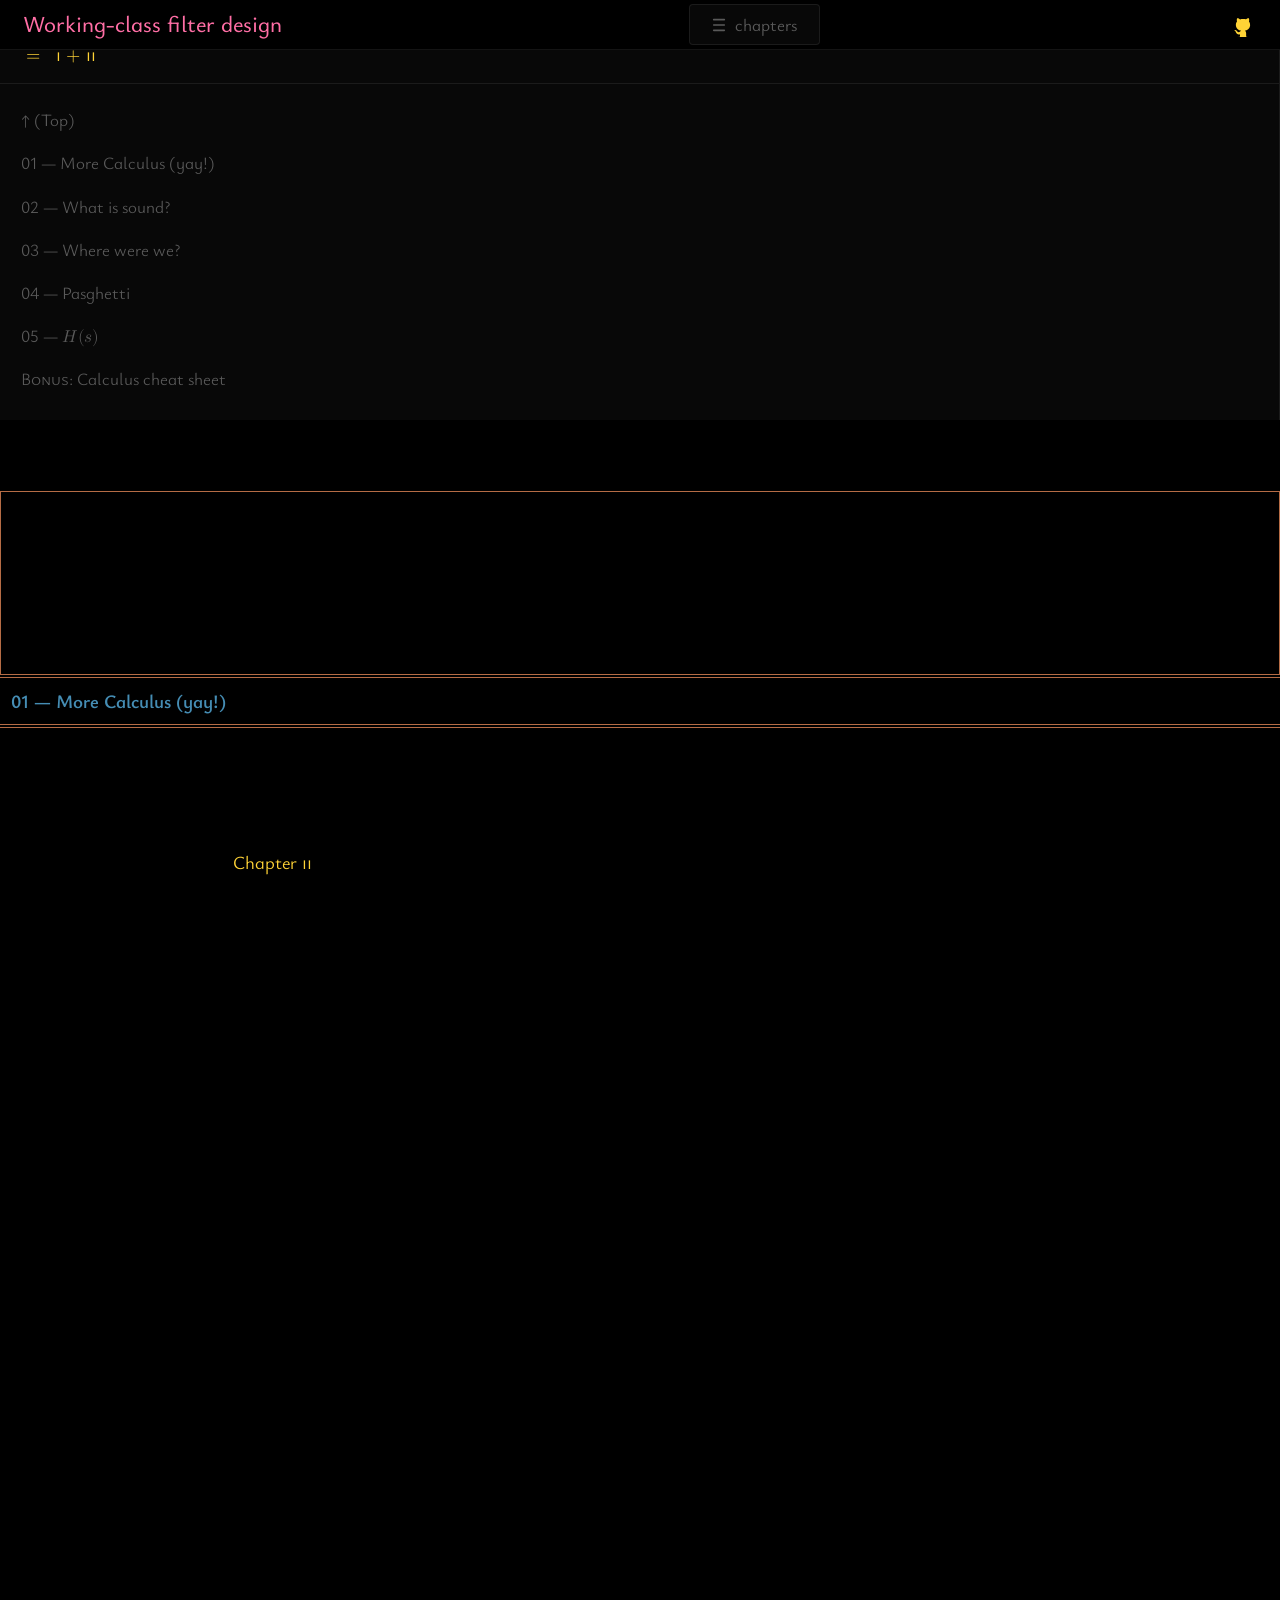
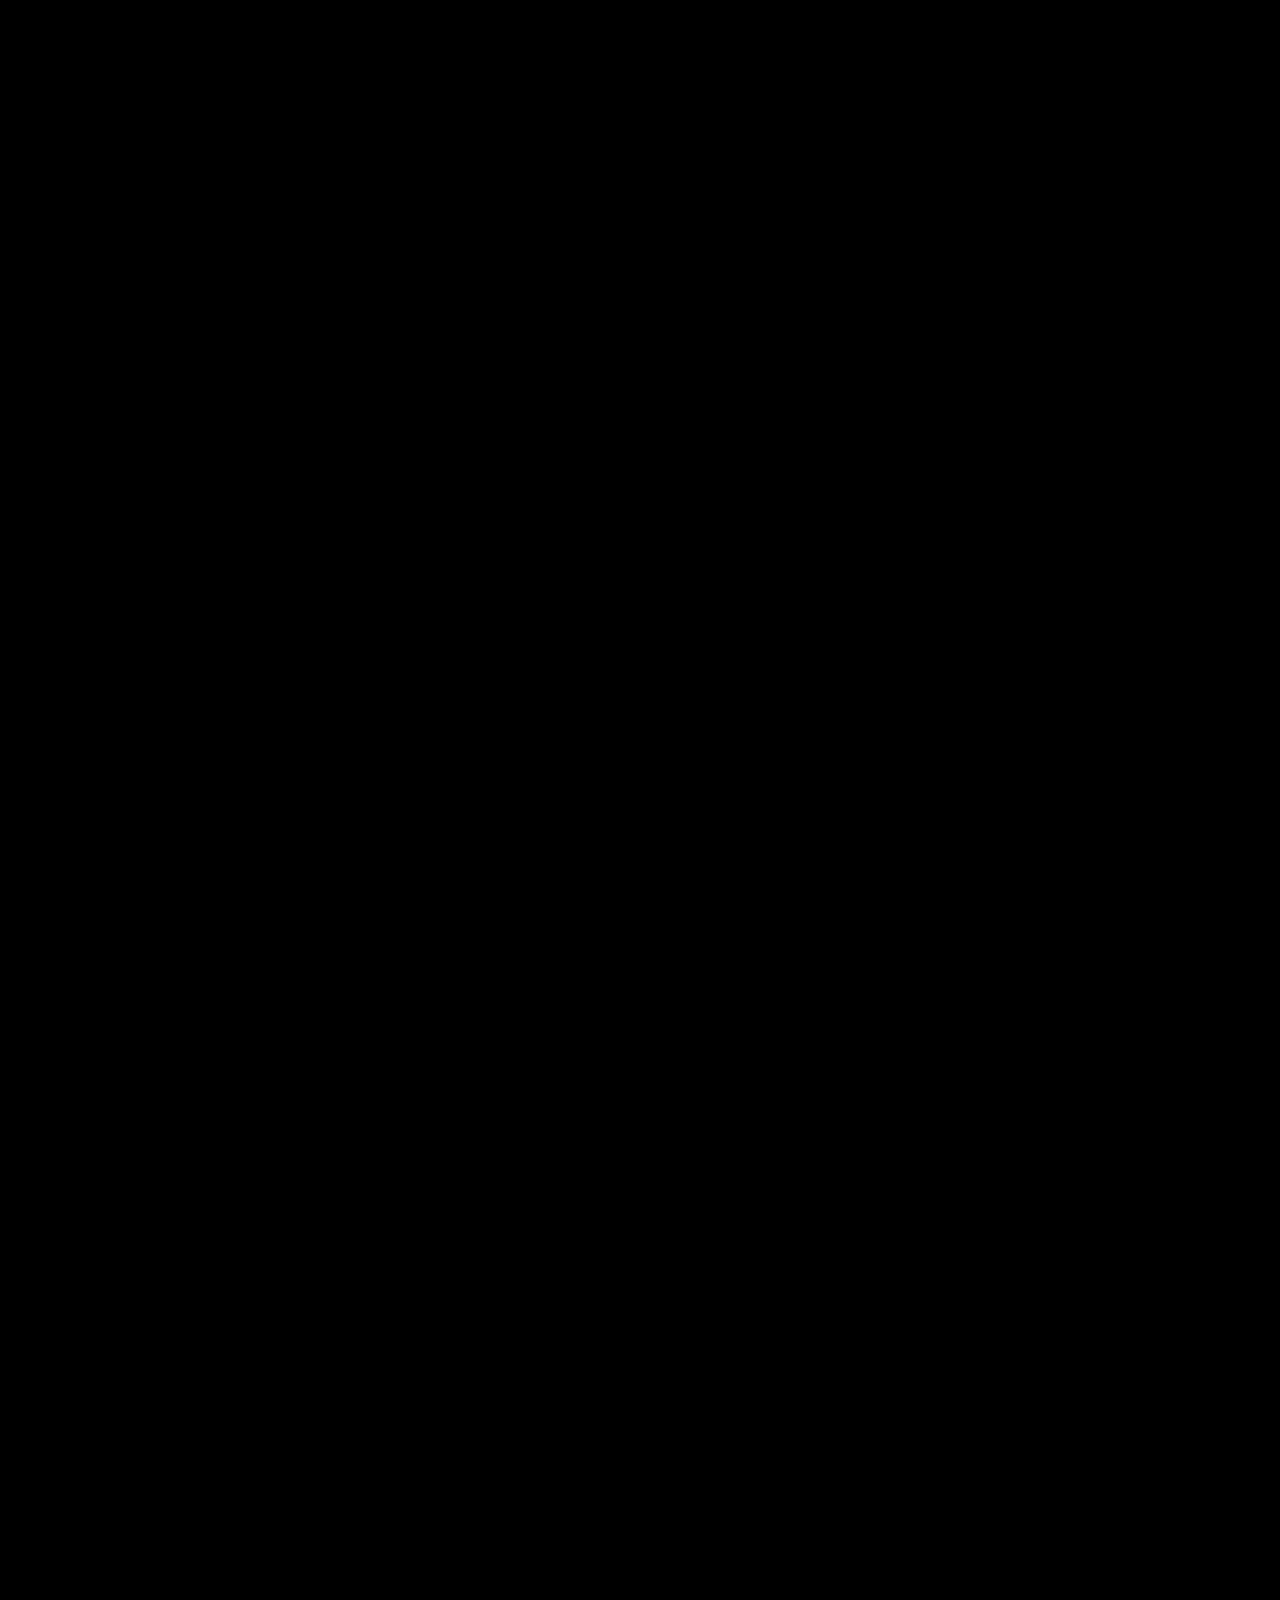
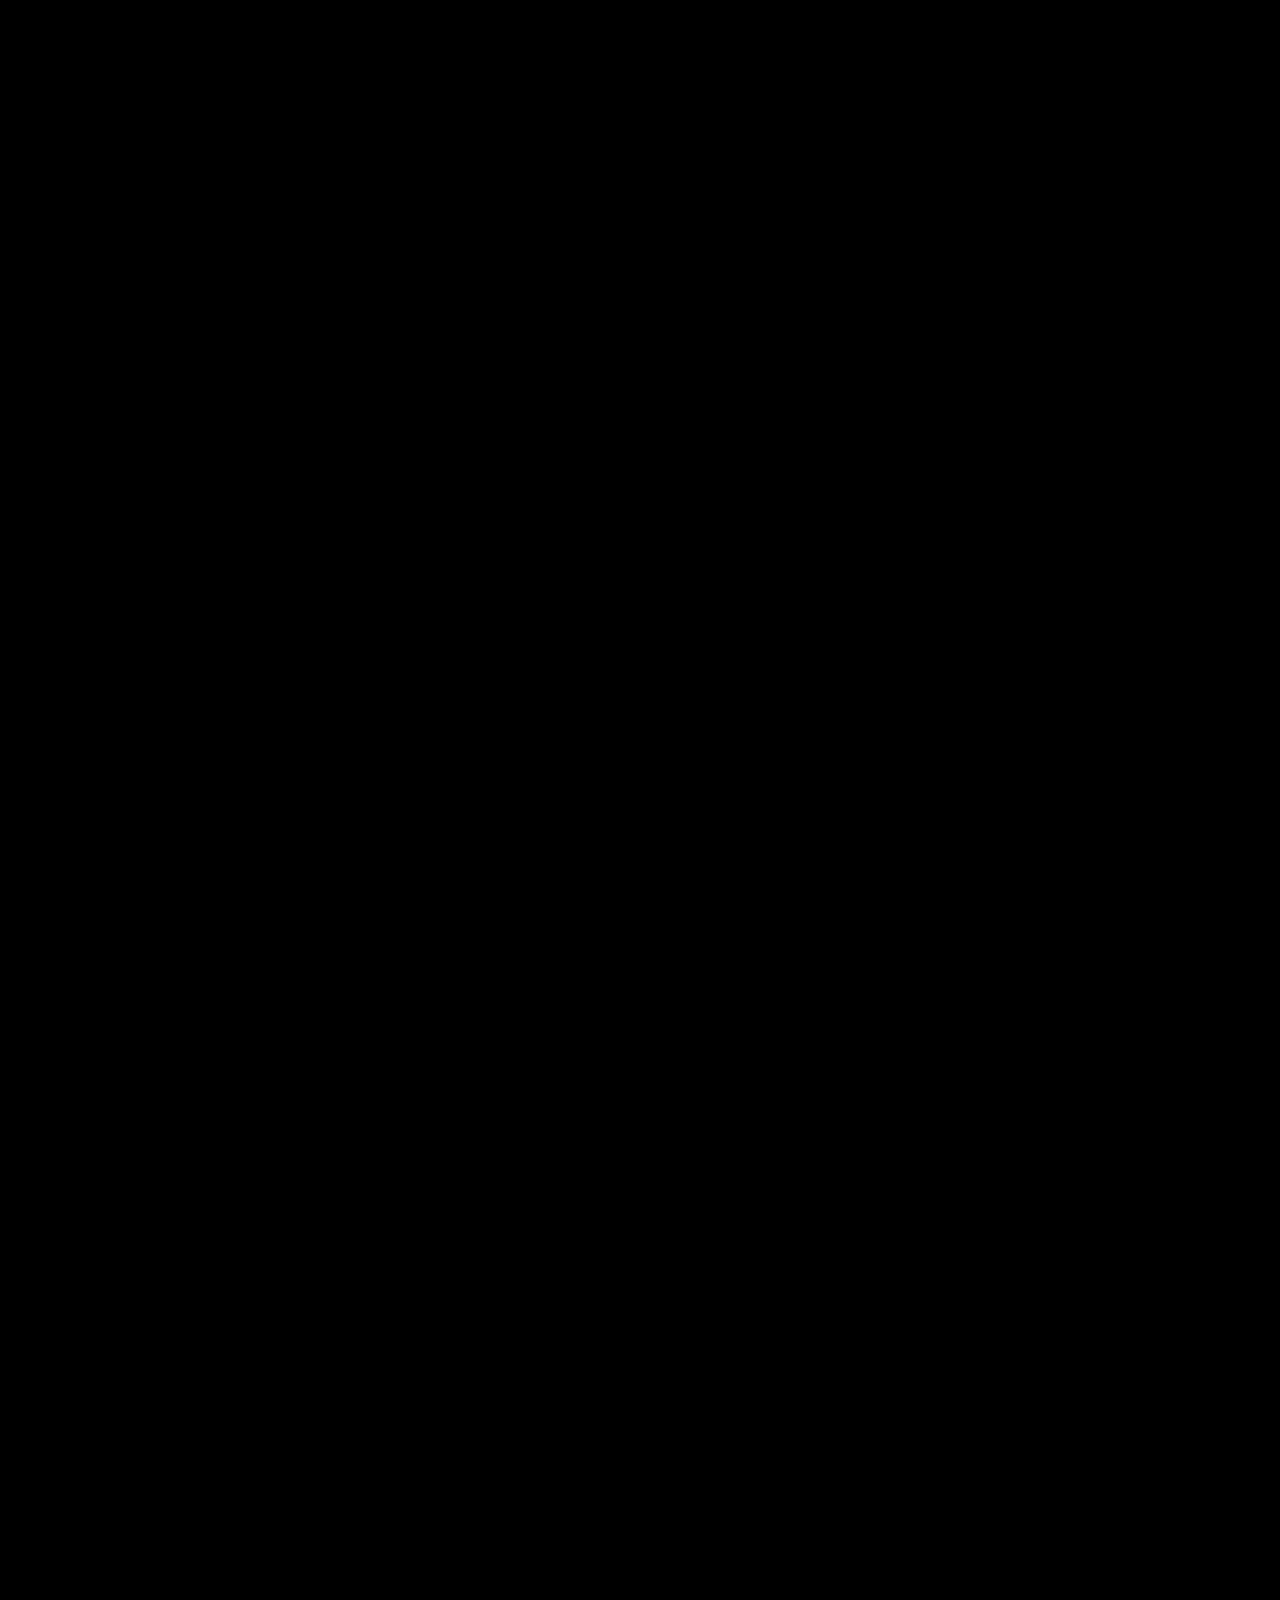
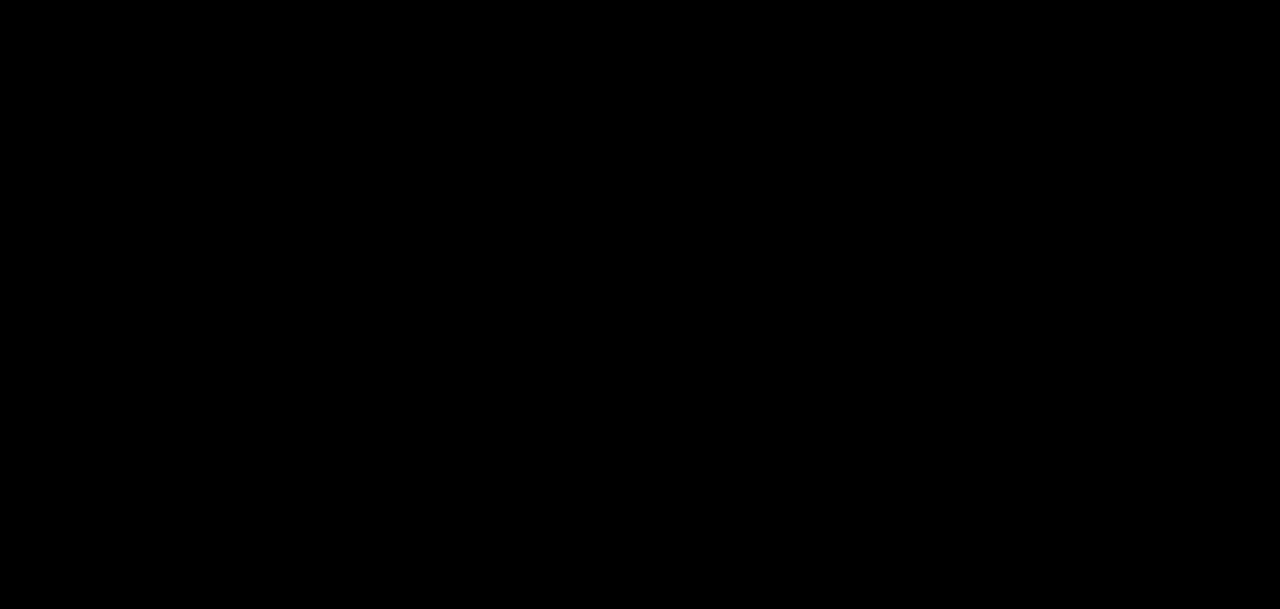
<file: chapters/03-equals-one-plus-two.html>
<!DOCTYPE html>
<html>


    <head>
        <title>Working-class filter design | Chapter III: = I + II</title>
        <meta charset='UTF-8'/>
        <meta name="viewport" content='width=device-width, initial-scale=1'/>
        <meta name='author' content='Antoine Portes'/>
        <link rel="canonical" href="https://www.antoineportes.com/working-class_filter_design/">
        <!-- Style -->
         <link
          rel="preload"
          href="../assets/fonts/Ysabeau/YsabeauInfant[wght].woff2"
          as="font"
          type="font/woff2"
          crossorigin
        >
         <link
          rel="preload"
          href="../assets/fonts/Ysabeau/YsabeauInfant-Italic[wght].woff2"
          as="font"
          type="font/woff2"
          crossorigin
        >
         <link
          rel="preload"
          href="../assets/fonts/Ysabeau/YsabeauSC[wght].woff2"
          as="font"
          type="font/woff2"
          crossorigin
        >
         <link
          rel="preload"
          href="../assets/fonts/Unifont/unifont-17.0.05.woff2"
          as="font"
          type="font/woff2"
          crossorigin
        >
        <link rel='stylesheet'  type='text/css'  href='../assets/css/main.css'/>
        <!-- Manifest -->
        <link rel="manifest" href="../site.webmanifest">
        <!-- Favicon -->
        <link rel="icon" type="image/x-icon" href="../assets/favicon/favicon.ico">
        <link rel="icon" href="../assets/favicon/favicon.svg" type="image/svg+xml">
        <link rel="icon" type="image/png" sizes="16x16" href="../assets/favicon/favicon-16x16.png">
        <link rel="icon" type="image/png" sizes="32x32" href="../assets/favicon/favicon-32x32.png">
        <link rel="apple-touch-icon" sizes="180x180" href="../assets/favicon/apple-touch-icon.png">
        <!-- ======== SCRIPTS ======== -->
        <!-- #### Layout #### -->
        <script
          defer
          src="../assets/javascript/layout.js"
        >
        </script>
        <!-- #### MathJax #### -->
        <script
          async
          src="../assets/javascript/mathjax/config.js"
        >
        </script>
    </head>



    <body>


      <nav>

        <a
          title="Home"
          target="_self"
          type="text/html"
          charset="UTF-8"
          rel="home"
          href="../"
        >
          <h1>
            Working-class filter design
          </h1>
        </a>

        <div class="dropdown">
          <button
            onclick="toggleDropdown(event)"
            aria-haspopup="true"
            aria-expanded="false"
          >
            <svg
              viewBox="0 0 120 120"
              version="1.1"
              xmlns="http://www.w3.org/2000/svg"
            >
              <g>
                <path
                  style="stroke-width:12;stroke-linecap:round;stroke-linejoin:round;"
                  d="m 20,20 h 80"
                />
                <path
                  style="stroke-width:12;stroke-linecap:round;stroke-linejoin:round;"
                  d="m 20,60 h 80"
                />
                <path
                  style="stroke-width:12;stroke-linecap:round;stroke-linejoin:round;"
                  d="m 20,100 h 80"
                />
              </g>
            </svg>
            chapters
          </button>
          <menu>
            <!-- I. Analytic saignals -->
            <li>
              <a
                href="./01-analytic-signals.html"
                rel="prev"
              >
                Chapter <span class="small-caps">i</span>: Analytic signals
              </a>
            </li>
            <!-- II. RC -->
            <li>
              <a
                href="./02-rc.html"
                rel="prev"
              >
                Chapter <span class="small-caps">ii</span>: $ RC $
              </a>
            </li>
            <!-- III. = I + II -->
            <li>
              <a
                href="#top"
                class="current"
              >
                Chapter <span class="small-caps">iii</span>:
                $ \ = \ $ <span class="small-caps">i</span>
                $ + $ <span class="small-caps">ii</span>
              </a>
            </li>
            <!-- IV. Jargon -->
            <li>
              <a
                href="./04-jargon.html"
                rel="next"
              >
                Chapter <span class="small-caps">iv</span>: Jargon
              </a>
            </li>
            <!-- V. Poles and zeroes -->
            <li>
              <a
                href="./05-poles-and-zeroes"
                rel="next"
              >
                Chapter <span class="small-caps">v</span>: Poles and zeroes
              </a>
            </li>
            <!-- VI. More jargon -->
            <li>
              <a
                href="./06-more-jargon.html"
                rel="next"
              >
                Chapter <span class="small-caps">vi</span>: More jargon
              </a>
            </li>
            <!-- VII. Ones and zeroes -->
            <li>
              <a
                href="./07-ones-and-zeroes.html"
                rel="next"
              >
                Chapter <span class="small-caps">vii</span>: Ones and zeroes
              </a>
            </li>
            <!-- VIII. Stephen Butterworth -->
            <li>
              <a
                href="./08-stephen-butterworth.html"
                rel="next"
              >
                Chapter <span class="small-caps">viii</span>: Stephen Butterworth
              </a>
            </li>
          </menu>
        </div>

        <button class="gitHub">
          <a
            href="https://github.com/antoineportes/Working-class-filter-design"
            target="_blank"
            rel="noopener noreferrer" 
            aria-label="original (GitHub repository)"
            title="original (GitHub repository)"
          >
            <svg
              width="24"
              height="24"
              viewBox="0 0 512 512"
              version="1.1"
              xmlns="http://www.w3.org/2000/svg"
            >
              <g transform="scale(4)">
                <path
                  class="octoCat"
                  d="M 82.374999,128 C 90.249999,128 120,97.285025 120,70.18496 120,35.946913 94.843771,8.0000003 63.890627,8 32.937485,7.9999997 8.0000002,35.946913 8,70.18496 7.9999998,97.043069 37.75,128 45.625,128 Z"
                />
                <path
                  d="M 54.125061,93.559792 C 37.624947,91.494958 25.999934,79.235401 25.999934,63.362485 c 0,-6.452321 2.250058,-13.420951 6.000066,-18.066659 -1.624947,-4.258577 -1.374955,-13.291907 0.499984,-17.034309 4.999967,-0.645219 11.750008,2.064699 15.750008,5.807102 4.749975,-1.548525 9.749942,-2.322787 15.875005,-2.322787 6.125061,0 11.125028,0.774262 15.625011,2.193743 3.875004,-3.613359 10.750041,-6.323277 15.750008,-5.678058 1.749943,3.484315 1.999935,12.517644 0.374987,16.905265 4,4.903796 6.124927,11.485295 6.124927,18.195703 0,15.872916 -11.624877,27.874385 -28.374983,30.068263 4.249992,2.838962 7.125028,9.033332 7.125028,16.131002 v 13.42095 c 0,3.87145 3.125028,6.06519 6.875037,4.51667 C 110.25006,118.59508 128,95.23736 128,66.330625 128,29.810041 99.250025,3.2178539e-7 63.875003,0 28.499984,-3.2178539e-7 2.6122451e-7,29.810041 0,66.330625 -2.4816324e-7,94.979273 17.624947,118.72412 41.374955,127.62841 44.749975,128.91885 48,126.59606 48,123.11175 v -10.32391 c -1.749942,0.7744 -4,1.29058 -6.000066,1.29058 -8.249992,0 -13.124962,-4.64571 -16.624979,-13.29205 C 24,97.302194 22.500049,95.23736 19.625012,94.850229 c -1.499951,-0.129044 -2.000065,-0.774262 -2.000065,-1.548524 0,-1.54866 2.50005,-2.710053 5.000098,-2.710053 3.625013,0 6.74991,2.322921 9.999935,7.097674 2.500048,3.742404 5.124962,5.419974 8.249992,5.419974 3.125028,0 5.124962,-1.1614 8,-4.129537 2.125061,-2.193878 3.750008,-4.129534 5.250089,-5.419971 z"
                />
              </g>
            </svg>
          </a>
        </button>

      </nav>



      <!--  ======  ..C..O..S..M..I..C.. ..W..R..A..P..  ======  -->
      <div class="cosmic-wrap">


        <!-- ==== .L.E.F.T. .P.A.N.E.L. ==== -->
        <aside>
          <!-- Side-bar header -->
          <header>
            <!-- chapter title -->
            <h2><u>Chapter III</u>
              <br/>
              $ = \ $
              <span class="small-caps">i</span> $ + $
              <span class="small-caps">ii</span>
            </h2>
            <!-- arrow -->
            <button onclick="toggleSidebar()">
              <span>&xlarr;</span>
            </button>
          </header>
          <!-- Sections list -->
          <nav>
            <ul>
              <!-- top -->
              <li>
                <a href="#top">
                  &uparrow; (Top)
                </a>
              </li>
              <!-- #01 More Calculus (yay!) -->
              <li>
                <a
                  href="#01"
                  data-target="01"
                  title="More Calculus (yay!)"
                >
                  01 — More Calculus (yay!)
                </a>
              </li>
              <!-- #02 What is sound? -->
              <li>
                <a
                  href="#02"
                  data-target="02"
                  title="What is sound?"
                >
                  02 — What is sound?
                </a>
              </li>
              <!-- #03 Where were we?-->
              <li>
                <a
                  href="#03"
                  data-target="03"
                  title="Where were we?"
                >
                  03 — Where were we?
                </a>
              </li>
              <!-- #04 Pasghetti -->
              <li>
                <a
                  href="#04"
                  data-target="04"
                  title="Pasghetti"
                >
                  04 — Pasghetti
                </a>
              </li>
              <!-- #05 H (s) -->
              <li>
                <a
                  href="#05"
                  data-target="05"
                  title="H(s)"
                >
                  05 — $ H (s) $
                </a>
              </li>
              <!-- BONUS: Calculus cheat sheet -->
              <li>
                <a
                  href="#BONUS"
                  data-target="BONUS"
                  title="Calculus cheat sheet"
                >
                  <span class="small-caps">Bonus:</span> Calculus cheat sheet
                </a>
              </li>
            </ul>
          </nav>
          <div class="handle"></div>
        </aside>


        <!-- ==== .M.A.I.N. .W.I.N.D.O.W. ==== -->
        <main>


          <!-- == CHAPTER == -->
          <div class="chapter" id="top">
            <!-- = Chapter title = -->
            <h2>
                <u>Chapter III</u>: $ \ = \ $
                <span class="small-caps">i</span>
                $ + $
                <span class="small-caps">ii</span>
            </h2>


            <!-- = Section #01 = -->
            <section id="01">
              <!-- top quote -->
              <header>
                <blockquote>
                  So schreitet in dem engen Breterhaus
                  <br/>
                  Den ganzen Kreis der Schöpfung aus
                  <br/>
                  Und wandelt, mit bedächtger Schnelle,
                  <br/>
                  Vom Himmel, durch die Welt, zur Hölle.
                </blockquote>
                <footer>— Goethe (<cite>Faust I</cite>)</footer>
              </header>
              <!-- section title -->
              <h3>01 — More Calculus (yay!)</h3>

              <div role="paragraph">
                Let's say: $ \ {y \ = \ f (x)} $
              </div><!-- end p -->

              <div role="paragraph">
                Then let's say we increase $ x $ by an infinitesimal amount $ dx \ $;
                $ y $ will receive a corresponding variation $ dy $
                (increase or decrease, depending on $ f $).
                <div class="split pseudo-grid">
                  <div>
                    Then:
                  </div>
                  <div class="math-split-wrap">
                    $$
                      f (x + dx) \ = \ y + dy \ = \ f (x) + dy
                      \quad \iff \quad
                      dy \ = \ f (x + dx)  -  f (x)
                    $$
                  </div>
                </div><!-- end split -->
              </div><!-- end p -->

              <div role="paragraph">
                Let's call back our snail from
                <a
                  href="./02-rc.html#06"
                  target="_blank"
                  rel="help"
                  type="text/html"
                  hreflang="en"
                  charset="UTF-8"
                  title="#06 — Differential equations"
                >Chapter <span class="small-caps">ii</span></a>.
                <br/>
                If $ x $ is time and $ y $ is distance, then $ dy $ is:
                how much distance the snail has covered during the time $ dx $.
                <br/>
                So $ dy $ is a distance. Its value is dependent upon the duration of $ dx $.
                <br/>
                So if we want the rate of change of $ y $ (the speed of the snail),
                we need to normalise $ dy $ relatively to $ dx $.
                <br/>
                That is: we don't want $ dy $, we want $ dy $ per $ dx $
                — whose shortened notation is: $ \ dy / dx \ $.
                <br/>
                The differential operator "$ d $" is both in the numerator and the denominator,
                so it kind of cancels out (?).
                Which is why we're allowed to define speed as "distance over time"
                without mention of infinitesimal increase (don't quote this one).
                <div class="split pseudo-grid">
                  <div>
                    If:
                  </div>
                  <div class="math-split-wrap">
                    $$
                      dy \ = \ f (x + dx)  -  f (x) \quad
                    $$
                  </div>
                  <div>
                    then:
                  </div>
                  <div class="math-split-wrap">
                    $$
                      \frac{dy}{dx} \ = \ \frac{f (x + dx) - f (x)}{dx}
                    $$
                  </div>
                </div><!-- end split -->
              </div><!-- end p -->

              [...]

            </section><!-- end #01 -->


            <!-- = Section #02 = -->
            <section id="02">
              <!-- section title -->
              <h3>02 — What is sound?</h3>

              <div role="paragraph">
                Sound is a variation of pressure propagating through matter.
                <br/>
                When this matter is in contact with our ears (usually air or water)
                and our brain notices it, it's called hearing.
              </div><!-- end p -->

              <div role="paragraph">
                We've seen, with Fourier, that this phenomenon is always decomposable in an infinite sum of partials,
                called <cite>spectrum</cite>.
                <br/>
                Each partial is a sinusoid. So every time a variation of pressure propagates through matter,
                the phenomenon can be expressed as periodic oscillations
                — infinite sum means all frequencies are always present if we admit that their amplitude can be zero.
              </div><!-- end p -->

              <div role="paragraph">
                We don't necessarily hear identical repeated patterns and yet that's all we ever hear.
                Unless their frequency is too low (infrasonic) or too high (ultrasonic).
                <br/>
                Random sounds are deterministic: digital white noise is generated by randomising each sample
                and yet it produces all frequencies, that is: oscillations of fixed period.
                <br/>
                Spinoza wrote (<cite>Ethics</cite>) that everything has a cause
                and that "random" only means "of ignored cause".
                <br/>
                Reject this principle and no science is left.
              </div><!-- end p -->

              <div role="paragraph">
                If there's movement, there's energy. Energy takes many forms and is always convertible
                (although modern physics is currently stuck with entropy).
                <br/>
                Taking advantage of this convertibility is what analog circuits do:
                variations of pressure become electromagnetic variations.
                <br/>
                But the movement is reproduced, hence the name "analogue" meaning equivalent in a different form.
              </div><!-- end p -->

              <div role="paragraph">
                Therefore Fourier's decomposition applies to analog signals. Any voltage has a spectrum.
                If it's a pure DC offset (constant voltage), then all partials have an amplitude of zero
                except the one whose frequency is zero.
                <br/>
                But the integral is valid.
                <br/>
                We've seen (Chapter <span class="small-caps">i</span>) that the inverse Fourier transform
                is a special case of the inverse Laplace transform — so not all Laplace is Fourier,
                but all Fourier is Laplace.
                <br/>
                Then the inverse Laplace transform can describe any analog signal.
                <br/>
                Whatever we feed our circuit, and whatever comes out,
                will oscillate at all frequencies (remember: zero is a number).
              </div><!-- end p -->

              <div role="paragraph">
                So if we focus on one isolated partial at the input, we know it will be present at the output.
                Phase and amplitude might not be the same (amplitude might be zero)
                but all frequencies are always everywhere.
                <br/>
                Even absolute silence is just all amplitudes equal to zero.
                <br/>
                That's right: silence is sound — sometimes music even: ever listened to Franz Schubert?
                <br/>
                (In French, a crotchet rest is called a "soupir". It means "whisper".)
                <br/>
                A black picture is a picture. Silence is black sound.
              </div><!-- end p -->

            </section><!-- end #02 -->


            <!-- section #03 -->
            <section id="03">
              <!-- section title -->
              <h3>03 — Where were we?</h3>

              <div role="paragraph">
                So!
                <br/>
                At the end of
                <a
                  href="./01-analytic-signals.html#06"
                  target="_blank"
                  rel="help"
                  type="text/html"
                  hreflang="en"
                  charset="UTF-8"
                  title="#06 — Not so fast..."
                >Chapter <span class="small-caps">i</span></a>,
                we had a magical formula that represents pretty much any spectrum,
                i.e. any audio signal.
                <br/>
                It's called the inverse <b>Laplace transform</b> and looks like this:
              </div><!-- end p -->

              [...]



              <div role="paragraph"></div><!-- end p -->

            </section><!-- end #03 -->


            <!-- section #04 -->
            <section id="04">
              <!-- top quote -->
              <header>
                <blockquote>Look out honey 'cause I'm using technology.</blockquote>
                <footer>— Iggy Pop (<cite>Search and Destroy</cite>)</footer>
              </header>
              <!-- section title -->
              <h3>04 — Pasghetti</h3>

              <div role="paragraph">
                Some silly people do not enjoy hardcore mathematics.
                <br/>
                If you're one of them, you can breathe now: we're about to doodle our path around.
              </div><!-- end p -->

              <div role="paragraph">
                Back to the capacitor.
                <br/>
                Let's simplify the notation:
                <ul>
                  <li>
                    $ {x \ = \ X (s) \exp (s t)} \ \ \ \ $
                    [input]
                  </li>
                  <li>
                    $ {y \ = \ Y (s) \exp (s t)} \ \ \ \ $
                    [output: voltage across C]
                  </li>
                </ul>
                Then:
                <div class="math-block-wrap">
                  $$
                    y \ = \ \int\nolimits \omega_c (x - y)
                  $$
                </div>
                where we got rid of the terms which contributed to DC ($ t_0 $ and $ \ y (t_0) \ $).
                <br/>
                The integration starts whenever and always ends right now.
                The differential is time ($ dt $ or $ d\tau $) but now it's implied.
                <br/>
                <span class="small-caps"><strong>This is not a valid expression</strong></span>.
                <br/>
                But it helps reduce the signal path to its core elements.
              </div><!-- end p -->

              <div role="paragraph">
                Let's decompose the formula:
                <ul>
                  <li>
                    $ \alpha \ = \ x - y $
                  </li>
                  <li>
                    $ \beta \ = \ \omega_c \ \alpha $
                  </li>
                  <li>
                    $ \gamma \ = \ \int\nolimits \beta $
                  </li>
                </ul>
                Almost there. But $ \ \int\nolimits \ $?
                <br/>
                Chain rule and the fact that $ \ \exp (x) \ $ is its own derivative give:
                $ \ {d \exp (s t) / dt \ = \ s \exp (s t)} \ $.
                <br/>
                So if our input is a Laplace partial (complex sinusoid),
                multiplying by $ s $ is differentiating — or: $ s $ is a differentiator.
                <br/>
                (Didn't just coin the term:
                <a
                  href="https://en.wikipedia.org/wiki/Differentiator"
                  target="_blank"
                  rel="external"
                  type="text/html"
                  hreflang="en"
                  charset="UTF-8"
                  title="Wikipedia.org | Differentiator"
                >
                  Wikipedia
                </a>
                )
              </div><!-- end p -->

              <div role="paragraph">
                Then dividing by $ s $ (or multiplying by $ 1/s $) is the reciprocal to differentiation.
              </div><!-- end p -->

              <div role="paragraph">
                You might have not noticed but in
                <a
                  href="#01"
                  target="_self"
                  rel="help"
                  type="text/html"
                  hreflang="en"
                  charset="UTF-8"
                  title="#01 — More Calculus (yay!)"
                >
                  section #01
                </a>
                of this very chapter
                (while looking for something else),
                we've proven that this reciprocal is integration.
                <div class="comment">
                  <h4>Short recap:</h4>
                  <div class="sub-p">
                    $ df $ is how much $ \ f (x) \ $ varies when $ dx $ is added to $ x $,
                    <br/>
                    so if you stack all $ df $ from the beginning of $ \ f (x) \ $'s domain up to $ \ x = a \ $,
                    you get $ \ f (a) \ $,
                    and since $ \ df = df/dx \ \cdot \ dx \ $,
                    stacking means integrating $ \ df/dx \ $ with respect to $ x $.
                  </div><!-- end sub-p -->
                </div><!-- end comment -->
                So $ 1/s $ is an integrator.
                <br/>
                (Again: didn't just coin the term:
                <a
                  href="https://en.wikipedia.org/wiki/Integrator"
                  target="_blank"
                  rel="external"
                  type="text/html"
                  hreflang="en"
                  charset="UTF-8"
                  title="Wikipedia.org | Integrator"
                >
                  Wikipedia
                </a>
                )
                <br/>
                Then, assuming input is a Laplace spectrum and the circuit is LTI,
                we can safely substitute integrals with divisions by $ s $.
              </div><!-- end p -->

              <div role="paragraph">
                That's right: our friend Laplace turned Calculus into basic arithmetic.
                <br/>
                Guess his integral is not just beautiful.
                <div class="comment">
                  <h4 class="edit">Edit</h4>
                  <div class="sub-p">
                    I hadn't heared of Oliver Heaviside yet when I first wrote this chapter...
                  </div><!-- end sub-p -->
                </div><!-- end comment -->
              </div><!-- end p -->

              <div role="paragraph">
                Wait! What if $ s $ is zero?
                <br/>
                Then we cannot divide by it, true (good catch).
                <br/>
                But $ s $ being zero means the frequency is zero, so DC voltage.
                <br/>
                We've solved this case last chapter:
                <a
                  href=".\02-rc.html#APPENDIX"
                  target="_blank"
                  rel="help"
                  type="text/html"
                  hreflang="en"
                  charset="UTF-8"
                  title="Chapter II: #APPENDIX"
                >
                  RC + $ DC $
                </a>.
                <br/>
                (Also: integrating a constant quickly blows up:
                you basically permanently and continuously stack the same value over itself,
                Laplace's division by zero kind of reflects this explosion.)
              </div><!-- end p -->

              <div role="paragraph">
                Ok, let's start over:
                <ul>
                  <li>
                    $ \alpha \ = \ x - y $
                  </li>
                  <li>
                    $ \beta \ = \ \omega_c \ \alpha $
                  </li>
                  <li>
                    $ \gamma \ = \ \beta / s $
                  </li>
                </ul>
                Now let's draw our signal path in an even more symbolic fashion.
                Starting with $ \alpha $:
                <div class="split">
                  <div class="block-diagram" id="03-04-01" title="03-04-01">
                    <svg
                      version="1.1"
                      width="130.30667"
                      height="76.346664"
                      viewBox="0 0 130.30667 76.346664"
                      xmlns="http://www.w3.org/2000/svg"
                      xmlns:svg="http://www.w3.org/2000/svg">
                      <defs
                        id="03-04-01-defs1" />
                      <g
                        id="03-04-01-g1">
                        <g
                          id="03-04-01-g2"
                          aria-label="+&#10;α&#10;y"
                          transform="matrix(1.3333333,0,0,1.3333333,59.747867,14.3436)"
                          style="display:inline;stroke:none;stroke-opacity:1;fill:#000000;fill-opacity:1"
                          class="has-fill">
                          <path
                            id="03-04-01-path3"
                            d="m 4.0767953,-2.2967625 h 2.7773438 c 0.140625,0 0.328125,0 0.328125,-0.1992187 0,-0.1992188 -0.1875,-0.1992188 -0.328125,-0.1992188 H 4.0767953 v -2.7890625 c 0,-0.1289062 0,-0.328125 -0.1992187,-0.328125 -0.1992188,0 -0.1992188,0.1992188 -0.1992188,0.328125 V -2.6952 H 0.88929531 c -0.140625,0 -0.328125,0 -0.328125,0.1992188 0,0.1992187 0.1875,0.1992187 0.328125,0.1992187 H 3.6783578 v 2.80078125 c 0,0.12890625 0,0.328125 0.1992188,0.328125 0.1992187,0 0.1992187,-0.19921875 0.1992187,-0.328125 z m 0,0"
                            style="display:inline;fill:#000000;fill-opacity:1;fill-rule:nonzero;stroke:none;stroke-opacity:1" />
                          <path
                            id="03-04-01-path4"
                            d="m 47.934217,-2.7010594 c 0,-1.5585937 -0.925781,-2.0507812 -1.652344,-2.0507812 -1.371093,0 -2.683593,1.4296875 -2.683593,2.8359375 0,0.92578123 0.597656,1.67578123 1.617187,1.67578123 0.621094,0 1.335938,-0.22265625 2.097656,-0.83203123 0.128907,0.52734373 0.457032,0.83203123 0.902344,0.83203123 0.527344,0 0.84375,-0.5390625 0.84375,-0.703125 0,-0.0703125 -0.05859,-0.10546873 -0.128906,-0.10546873 -0.05859,0 -0.09375,0.035156 -0.128906,0.10546873 -0.175782,0.4921875 -0.527344,0.4921875 -0.550782,0.4921875 -0.316406,0 -0.316406,-0.78515623 -0.316406,-1.01953123 0,-0.2109375 0,-0.234375 0.105469,-0.3515625 0.9375,-1.171875 1.148437,-2.3320313 1.148437,-2.34375 0,-0.011719 -0.01172,-0.09375 -0.117187,-0.09375 -0.105469,0 -0.105469,0.023437 -0.152344,0.2109375 -0.1875,0.6210937 -0.515625,1.3828125 -0.984375,1.96875 z m -0.65625,1.3710938 c -0.878906,0.76171873 -1.652344,0.87890623 -2.050781,0.87890623 -0.597656,0 -0.890625,-0.45703125 -0.890625,-1.08984373 0,-0.4921875 0.257812,-1.5585938 0.574219,-2.0742188 0.46875,-0.7265625 1.007812,-0.9140625 1.359375,-0.9140625 0.984375,0 0.984375,1.3007813 0.984375,2.0859375 0,0.3632813 0,0.9375 0.02344,1.1132813 z M 6.0924203,37.409292 c 0.046875,-0.140625 0.046875,-0.152344 0.046875,-0.222656 0,-0.1875 -0.140625,-0.269531 -0.2929687,-0.269531 -0.1054688,0 -0.2578125,0.05859 -0.3515625,0.199218 -0.023437,0.05859 -0.09375,0.363282 -0.140625,0.539063 -0.070312,0.257812 -0.140625,0.527344 -0.1992188,0.796875 L 4.7096078,40.24523 c -0.035156,0.152343 -0.46875,0.855468 -1.125,0.855468 -0.5039062,0 -0.6210937,-0.445312 -0.6210937,-0.808593 0,-0.457032 0.1757812,-1.078125 0.515625,-1.957032 0.1523437,-0.410156 0.1992187,-0.515625 0.1992187,-0.714843 0,-0.445313 -0.328125,-0.820313 -0.8203125,-0.820313 -0.9492187,0 -1.3125,1.453125 -1.3125,1.535156 0,0.105469 0.09375,0.105469 0.1171875,0.105469 0.09375,0 0.1054688,-0.02344 0.1523438,-0.1875 0.2695312,-0.9375 0.6679687,-1.230469 1.0078125,-1.230469 0.082031,0 0.2578125,0 0.2578125,0.316407 0,0.246093 -0.1054688,0.515625 -0.1757813,0.703125 -0.3984375,1.054687 -0.5742187,1.617187 -0.5742187,2.085937 0,0.890625 0.6210937,1.183594 1.21875,1.183594 0.3867187,0 0.7265625,-0.164063 0.9960937,-0.445313 -0.1289062,0.515625 -0.2460937,1.007813 -0.6445312,1.535157 -0.2578125,0.339843 -0.6328125,0.632812 -1.0898438,0.632812 -0.140625,0 -0.5976562,-0.03516 -0.7617187,-0.421875 0.1640625,0 0.2929687,0 0.4335937,-0.117187 0.09375,-0.09375 0.1992188,-0.222657 0.1992188,-0.410157 0,-0.316406 -0.2695313,-0.351562 -0.375,-0.351562 -0.2226563,0 -0.5507813,0.164062 -0.5507813,0.644531 0,0.503906 0.4335938,0.867188 1.0546875,0.867188 1.0195313,0 2.0507813,-0.902344 2.3320313,-2.027344 z m 0,0"
                            style="display:inline;fill:#000000;fill-opacity:1;fill-rule:nonzero;stroke:none;stroke-opacity:1" />
                          <path
                            id="03-04-01-path1"
                            d="m 3.3294909,-3.0112094 c 0.058594,-0.2578125 0.2929688,-1.171875 0.984375,-1.171875 0.046875,0 0.2929688,0 0.5039063,0.1289063 -0.28125,0.046875 -0.4804688,0.3046875 -0.4804688,0.5390625 0,0.1640625 0.1054688,0.3515625 0.375,0.3515625 0.2226563,0 0.5390625,-0.1875 0.5390625,-0.5859375 0,-0.515625 -0.5859375,-0.65625 -0.9257812,-0.65625 -0.5742188,0 -0.9257813,0.5273437 -1.0429688,0.7617187 -0.2578125,-0.65625 -0.7851562,-0.7617187 -1.078125,-0.7617187 -1.0429687,0 -1.60546871,1.2890625 -1.60546871,1.5351562 0,0.1054688 0.10546875,0.1054688 0.1171875,0.1054688 0.0820313,0 0.1171875,-0.023437 0.12890625,-0.1171875 0.33984376,-1.0546875 0.99609376,-1.3007813 1.33593746,-1.3007813 0.1875,0 0.5390625,0.09375 0.5390625,0.6679688 0,0.3046875 -0.1640625,0.9726562 -0.5390625,2.3671875 -0.1523437,0.62109372 -0.5039062,1.04296872 -0.9492187,1.04296872 -0.058594,0 -0.28125001,0 -0.49218751,-0.12890625 0.24609375,-0.0585938 0.46875001,-0.26953125 0.46875001,-0.5390625 0,-0.26953127 -0.22265626,-0.35156247 -0.37500001,-0.35156247 -0.29296875,0 -0.5390625,0.25781247 -0.5390625,0.57421872 0,0.45703125 0.4921875,0.65625 0.93750001,0.65625 0.65625,0 1.0078125,-0.69140625 1.0429687,-0.75 0.1171875,0.36328125 0.4804688,0.75 1.078125,0.75 1.0195313,0 1.59375,-1.27734372 1.59375,-1.53515622 0,-0.09375 -0.09375,-0.09375 -0.1289062,-0.09375 -0.082031,0 -0.1054688,0.035156 -0.1289063,0.1054687 -0.328125,1.06640627 -0.9960937,1.31250002 -1.3242187,1.31250002 -0.3867188,0 -0.5390625,-0.328125 -0.5390625,-0.65625 0,-0.22265625 0.058594,-0.44531252 0.1640625,-0.87890622 z m 0,0"
                            style="display:inline;fill:#000000;fill-opacity:1;fill-rule:nonzero;stroke:none;stroke-opacity:1"
                            aria-label="x"
                            transform="translate(-41.492931,-0.34610026)" />
                          <path
                            id="03-04-01-path11"
                            d="m 6.5615203,-2.2972891 c 0.1757813,0 0.3515625,0 0.3515625,-0.1992187 0,-0.1992188 -0.1757812,-0.1992188 -0.3515625,-0.1992188 h -5.390625 c -0.1640625,0 -0.33984374,0 -0.33984374,0.1992188 0,0.1992187 0.17578124,0.1992187 0.33984374,0.1992187 z m 0,0"
                            style="display:inline;fill:#000000;fill-opacity:1;fill-rule:nonzero;stroke:none;stroke-opacity:1"
                            aria-label="−"
                            transform="translate(7.5933999,15.3433)" />
                        </g>
                        <g
                          id="03-04-01-g12"
                          style="fill:#000000;fill-opacity:1;stroke:#000000;stroke-opacity:1;stroke-width:1.33333333;stroke-dasharray:none"
                          class="has-stroke  has-fill">
                          <path
                            id="03-04-01-path6"
                            d="m 392.469,489.93 -41.535,15.707 13.773,-15.707 -13.773,-15.707 z"
                            style="display:inline;fill:#000000;fill-opacity:1;fill-rule:nonzero;stroke:#000000;stroke-width:10.00000023;stroke-linecap:butt;stroke-linejoin:miter;stroke-miterlimit:10;stroke-dasharray:none;stroke-opacity:1"
                            transform="matrix(0.13333333,0,0,-0.13333333,0,76.346667)" />
                          <path
                            id="03-04-01-path8"
                            d="m 833.457,489.93 -41.535,15.707 13.773,-15.707 -13.773,-15.707 z"
                            style="display:inline;fill:#000000;fill-opacity:1;fill-rule:nonzero;stroke:#000000;stroke-width:10.00000023;stroke-linecap:butt;stroke-linejoin:miter;stroke-miterlimit:10;stroke-dasharray:none;stroke-opacity:1"
                            transform="matrix(0.13333333,0,0,-0.13333333,0,76.346667)" />
                          <path
                            id="03-04-01-path10"
                            d="m 486.852,395.547 -15.707,-41.535 15.707,13.773 15.707,-13.773 z"
                            style="display:inline;fill:#000000;fill-opacity:1;fill-rule:nonzero;stroke:#000000;stroke-width:10.00000023;stroke-linecap:butt;stroke-linejoin:miter;stroke-miterlimit:10;stroke-dasharray:none;stroke-opacity:1"
                            transform="matrix(0.13333333,0,0,-0.13333333,0,76.346667)" />
                        </g>
                        <g
                          id="03-04-01-g11"
                          style="display:inline;fill:none;stroke:#000000;stroke-opacity:1;stroke-width:1.33333333;stroke-dasharray:none"
                          class="has-stroke">
                          <path
                            id="03-04-01-path2"
                            d="m 565.898,489.93 c 0,43.656 -35.39,79.047 -79.046,79.047 -43.657,0 -79.047,-35.391 -79.047,-79.047 0,-43.657 35.39,-79.047 79.047,-79.047 43.656,0 79.046,35.39 79.046,79.047 z"
                            style="display:inline;fill:none;stroke:#000000;stroke-width:10.00000023;stroke-linecap:butt;stroke-linejoin:miter;stroke-miterlimit:10;stroke-dasharray:none;stroke-opacity:1"
                            transform="matrix(0.13333333,0,0,-0.13333333,0,76.346667)" />
                          <path
                            id="03-04-01-path5"
                            d="M 125.316,489.93 H 362.715"
                            style="fill:none;stroke:#000000;stroke-width:10.00000023;stroke-linecap:butt;stroke-linejoin:miter;stroke-miterlimit:10;stroke-dasharray:none;stroke-opacity:1"
                            transform="matrix(0.13333333,0,0,-0.13333333,0,76.346667)" />
                          <path
                            id="03-04-01-path7"
                            d="M 569.887,489.93 H 803.703"
                            style="fill:none;stroke:#000000;stroke-width:10.00000023;stroke-linecap:butt;stroke-linejoin:miter;stroke-miterlimit:10;stroke-dasharray:none;stroke-opacity:1"
                            transform="matrix(0.13333333,0,0,-0.13333333,0,76.346667)" />
                          <path
                            id="03-04-01-path9"
                            d="M 486.852,131.059 V 365.793"
                            style="fill:none;stroke:#000000;stroke-width:10.00000023;stroke-linecap:butt;stroke-linejoin:miter;stroke-miterlimit:10;stroke-dasharray:none;stroke-opacity:1"
                            transform="matrix(0.13333333,0,0,-0.13333333,0,76.346667)" />
                        </g>
                      </g>
                    </svg>
                  </div>
                  <div class="split-comment">
                    <div>
                      I.e.: $ x $ travels forward minding its own business,
                      at some point $ y $ joins the party,
                      only travelling backward.
                      <span
                        style="
                          display: inline-block;
                          width: 1.75rem;
                          height: 1.75rem;
                          border: 1.5px solid var(--lightGrey);
                          border-radius: 50%;
                          text-align: center;
                        "
                      >
                        $ + $
                      </span>
                      means "it joins" and the "$ - $" sign means "backward".
                      <br/>
                      Ok, it's a weird way to write a subtraction.
                      But $ \ {A - B \ = \ A \ + \ (-B)} \ $, so subtraction is addition.
                      <br/>
                      This notation generalises cases to reduce the number of symbols involved.
                      <br/>
                      You could directly use
                      <span
                        style="
                          display: inline-block;
                          width: 1.75rem;
                          height: 1.75rem;
                          border: 1.5px solid var(--lightGrey);
                          border-radius: 50%;
                          text-align: center;
                        "
                      >
                        $ - $
                      </span>.
                      I won't. But you could. But I won't.
                    </div><!-- end dummy -->
                  </div><!-- end comment -->
                </div><!-- end split -->
                Moving on to $ \beta $:
                <div class="split">
                  <div><!-- left -->
                    <div class="block-diagram" id="03-04-02" title="03-04-02">
                      <svg
                        version="1.1"
                        width="130.62666"
                        height="27.626667"
                        viewBox="0 0 130.62666 27.626667"
                        xmlns="http://www.w3.org/2000/svg"
                        xmlns:svg="http://www.w3.org/2000/svg">
                        <defs
                          id="03-04-02-defs1" />
                        <g
                          id="03-04-02-g1">
                          <g
                            id="03-04-02-g2"
                            aria-label="ω&#10;c&#10;β"
                            transform="matrix(1.3333333,0,0,1.3333333,58.5536,15.702187)"
                            style="display:inline;fill:#050000;fill-opacity:1;stroke:none;stroke-opacity:1"
                            class="has-fill">
                            <path
                              id="03-04-02-path3"
                              d="m 6.0242531,-3.7024213 c 0,-0.4453125 -0.1757812,-0.703125 -0.3984375,-0.703125 -0.2578125,0 -0.5273437,0.2460938 -0.5273437,0.46875 0,0.1054688 0.046875,0.2109375 0.1523437,0.3046875 0.1640625,0.140625 0.3515625,0.4101563 0.3515625,0.8320313 0,0.3984375 -0.1875,0.9726562 -0.5039062,1.4296875 -0.2929688,0.421875 -0.6679688,0.76171875 -1.1367188,0.76171875 -0.5625,0 -0.8671875,-0.3515625 -0.9609375,-0.89062505 0.1054688,-0.2578125 0.3398438,-0.9023437 0.3398438,-1.1835937 0,-0.1171875 -0.046875,-0.2109375 -0.1875,-0.2109375 -0.070312,0 -0.1875,0.011719 -0.2578125,0.1640625 -0.1171875,0.1992187 -0.234375,0.84375 -0.234375,1.2070312 -0.328125,0.46875 -0.7265625,0.91406255 -1.359375,0.91406255 -0.65625002,0 -0.86718752,-0.58593755 -0.86718752,-1.14843755 0,-1.2421875 1.01953122,-2.2851562 1.01953122,-2.4140625 0,-0.1171875 -0.082031,-0.1875 -0.1875,-0.1875 -0.1289062,0 -0.1992187,0.1289063 -0.2578125,0.2109375 -0.50390622,0.7382813 -0.89062497,1.921875 -0.89062497,2.8359375 0,0.67968755 0.234375,1.4179688 1.04296877,1.4179688 0.7148437,0 1.1835937,-0.4921875 1.5351562,-1.04296875 0.09375,0.57421875 0.4804688,1.04296875 1.1015625,1.04296875 0.7734375,0 1.2539063,-0.609375 1.6171875,-1.3476563 0.234375,-0.4921875 0.609375,-1.8515625 0.609375,-2.4609375 z m 0,0"
                              style="fill:#050000;fill-opacity:1;fill-rule:nonzero;stroke:none;stroke-opacity:1" />
                            <path
                              id="03-04-02-path4"
                              d="m 9.2586281,-1.1770306 c -0.2578125,0.046875 -0.3632812,0.23437497 -0.3632812,0.38671872 0,0.1875 0.1523437,0.2578125 0.2695312,0.2578125 0.1640625,0 0.3984375,-0.10546875 0.3984375,-0.4453125 0,-0.46875002 -0.5390625,-0.59765622 -0.9140625,-0.59765622 -1.0429687,0 -2.015625,0.96093747 -2.015625,1.92187497 0,0.609375 0.421875,1.21875003 1.2890625,1.21875003 1.1835938,0 1.734375,-0.69140628 1.734375,-0.78515628 0,-0.046875 -0.070312,-0.1171875 -0.1289062,-0.1171875 -0.035156,0 -0.046875,0.0117188 -0.1054688,0.0703125 C 8.8719094,1.3659381 8.0633156,1.3659381 7.9344094,1.3659381 c -0.5039063,0 -0.7265625,-0.3398437 -0.7265625,-0.77343748 0,-0.19921875 0.1054687,-0.9609375 0.46875,-1.44140625 0.2578125,-0.33984377 0.6210937,-0.53906247 0.9726562,-0.53906247 0.09375,0 0.4335938,0.011719 0.609375,0.2109375 z m 0,0"
                              style="fill:#050000;fill-opacity:1;fill-rule:nonzero;stroke:none;stroke-opacity:1" />
                            <path
                              id="03-04-02-path5"
                              d="m 50.288902,-4.5783978 c 0,-0.7382813 -0.550782,-1.359375 -1.359375,-1.359375 -0.574219,0 -0.855469,0.1523437 -1.207032,0.421875 -0.539062,0.3984375 -1.089843,1.359375 -1.277343,2.1210937 L 44.86312,2.9216022 c -0.01172,0.046875 0.03516,0.1054687 0.117188,0.1054687 0.08203,0 0.105469,-0.023437 0.117187,-0.046875 L 45.80062,0.22628969 c 0.1875,0.59765625 0.621094,0.97265621 1.347657,0.97265621 0.726562,0 1.476562,-0.35156246 1.921875,-0.79687496 0.480468,-0.45703125 0.796875,-1.08984375 0.796875,-1.82812504 0,-0.7148437 -0.363282,-1.2304687 -0.726563,-1.4882812 0.574219,-0.328125 1.148438,-0.9375 1.148438,-1.6640625 z m -1.792969,1.6523437 c -0.128906,0.058594 -0.234375,0.070312 -0.480469,0.070312 -0.140625,0 -0.339844,0.011719 -0.433594,-0.035156 0.01172,-0.1054688 0.375,-0.082031 0.480469,-0.082031 0.210938,0 0.304688,0 0.433594,0.046875 z m 1.230469,-1.875 c 0,0.6914063 -0.375,1.40625 -0.890625,1.7226563 -0.269532,-0.1054688 -0.46875,-0.1171875 -0.773438,-0.1171875 -0.199219,0 -0.761719,-0.011719 -0.761719,0.3164062 -0.01172,0.28125 0.503907,0.2460938 0.691407,0.2460938 0.363281,0 0.515625,-0.011719 0.808593,-0.1289063 0.386719,0.3632813 0.433594,0.6679688 0.445313,1.125 0.01172,0.5742188 -0.222656,1.32421879 -0.503906,1.71093754 -0.386719,0.5390625 -1.054688,0.90234375 -1.617188,0.90234375 -0.761719,0 -1.136719,-0.5859375 -1.136719,-1.2890625 0,-0.09375 0,-0.24609375 0.04687,-0.43359375 l 0.632813,-2.51953124 c 0.222656,-0.8554688 0.9375,-2.4492188 2.132812,-2.4492188 0.585938,0 0.925782,0.3164063 0.925782,0.9140625 z m 0,0"
                              style="fill:#050000;fill-opacity:1;fill-rule:nonzero;stroke:none;stroke-opacity:1" />
                            <path
                              id="03-04-02-path1"
                              d="m 4.7455097,-2.3549647 c 0,-1.5585937 -0.9257813,-2.0507812 -1.6523438,-2.0507812 -1.3710937,0 -2.68359371,1.4296875 -2.68359371,2.8359375 0,0.92578121 0.59765621,1.67578121 1.61718751,1.67578121 0.6210937,0 1.3359375,-0.22265625 2.0976562,-0.83203125 0.1289063,0.52734375 0.4570313,0.83203125 0.9023438,0.83203125 0.5273437,0 0.84375,-0.5390625 0.84375,-0.703125 0,-0.0703125 -0.058594,-0.10546875 -0.1289063,-0.10546875 -0.058594,0 -0.09375,0.0351563 -0.1289062,0.10546875 -0.1757813,0.4921875 -0.5273438,0.4921875 -0.5507813,0.4921875 -0.3164062,0 -0.3164062,-0.78515625 -0.3164062,-1.01953121 0,-0.2109375 0,-0.234375 0.1054687,-0.3515625 0.9375,-1.171875 1.1484375,-2.3320313 1.1484375,-2.34375 0,-0.011719 -0.011719,-0.09375 -0.1171875,-0.09375 -0.1054687,0 -0.1054687,0.023437 -0.1523437,0.2109375 -0.1875,0.6210937 -0.515625,1.3828125 -0.984375,1.96875 z m -0.65625,1.37109376 c -0.8789063,0.76171875 -1.6523438,0.87890625 -2.0507813,0.87890625 -0.5976562,0 -0.890625,-0.45703125 -0.890625,-1.08984371 0,-0.4921875 0.2578125,-1.5585938 0.5742188,-2.0742188 0.46875,-0.7265625 1.0078125,-0.9140625 1.359375,-0.9140625 0.984375,0 0.984375,1.3007813 0.984375,2.0859375 0,0.3632813 0,0.9375 0.023437,1.11328126 z m 0,0"
                              style="fill:#050000;fill-opacity:1;fill-rule:nonzero;stroke:none;stroke-opacity:1"
                              aria-label="α"
                              transform="translate(-40.595281,0.74727002)" />
                          </g>
                          <g
                            id="03-04-02-g10"
                            style="fill:none;stroke-width:1;stroke-dasharray:none;stroke:#000000;stroke-opacity:1"
                            class="has-stroke">
                            <path
                              id="03-04-02-path2"
                              d="m 341.012,3.78125 h 298.883 v 199.258 H 341.012 Z"
                              style="display:inline;fill:none;stroke:#000000;stroke-width:7.50000019;stroke-linecap:butt;stroke-linejoin:miter;stroke-miterlimit:10;stroke-dasharray:none;stroke-opacity:1"
                              transform="matrix(0.13333333,0,0,-0.13333333,0,27.626667)" />
                            <path
                              id="03-04-02-path6"
                              d="M 132.5,103.41 H 295.922"
                              style="display:inline;fill:none;stroke:#000000;stroke-width:7.50000019;stroke-linecap:butt;stroke-linejoin:miter;stroke-miterlimit:10;stroke-dasharray:none;stroke-opacity:1"
                              transform="matrix(0.13333333,0,0,-0.13333333,0,27.626667)" />
                            <path
                              id="03-04-02-path8"
                              d="M 643.879,103.41 H 808.547"
                              style="display:inline;fill:none;stroke:#000000;stroke-width:7.50000019;stroke-linecap:butt;stroke-linejoin:miter;stroke-miterlimit:10;stroke-dasharray:none;stroke-opacity:1"
                              transform="matrix(0.13333333,0,0,-0.13333333,0,27.626667)" />
                          </g>
                          <g
                            id="03-04-02-g9"
                            style="fill:#000000;fill-opacity:1;stroke-width:1.33333333;stroke-dasharray:none;stroke:#000000;stroke-opacity:1"
                            class="has-stroke  has-fill">
                            <path
                              id="03-04-02-path7"
                              d="M 325.676,103.41 284.141,119.117 297.914,103.41 284.141,87.7031 Z"
                              style="display:inline;fill:#000000;fill-opacity:1;fill-rule:nonzero;stroke:#000000;stroke-width:10.00000023;stroke-linecap:butt;stroke-linejoin:miter;stroke-miterlimit:10;stroke-dasharray:none;stroke-opacity:1"
                              transform="matrix(0.13333333,0,0,-0.13333333,0,27.626667)" />
                            <path
                              id="03-04-02-path9"
                              d="M 838.301,103.41 796.766,119.117 810.539,103.41 796.766,87.7031 Z"
                              style="display:inline;fill:#000000;fill-opacity:1;fill-rule:nonzero;stroke:#000000;stroke-width:10.00000023;stroke-linecap:butt;stroke-linejoin:miter;stroke-miterlimit:10;stroke-dasharray:none;stroke-opacity:1"
                              transform="matrix(0.13333333,0,0,-0.13333333,0,27.626667)" />
                          </g>
                        </g>
                      </svg>
                    </div>
                    or, if we combine both doodles:
                    <div class="block-diagram" id="03-04-03" title="03-04-03">
                      <svg
                        version="1.1"
                        width="243.53333"
                        height="87.946671"
                        viewBox="0 0 243.53333 87.946671"
                        xmlns="http://www.w3.org/2000/svg"
                        xmlns:svg="http://www.w3.org/2000/svg">
                        <defs
                          id="03-04-03-defs1" />
                        <g
                          id="03-04-03-g1">
                          <g
                            id="03-04-03-g21"
                            style="fill:#000000;fill-opacity:1;stroke:#000000;stroke-opacity:1"
                            class="has-stroke  has-fill">
                            <path
                              id="03-04-03-path9"
                              d="m 392.469,489.988 -41.535,15.707 13.773,-15.707 -13.773,-15.703 z"
                              style="display:inline;fill:#000000;fill-opacity:1;fill-rule:nonzero;stroke:#000000;stroke-width:7.9701;stroke-linecap:butt;stroke-linejoin:miter;stroke-miterlimit:10;stroke-dasharray:none;stroke-opacity:1"
                              transform="matrix(0.13333333,0,0,-0.13333333,0,87.946667)" />
                            <path
                              id="03-04-03-path11"
                              d="m 1172.48,489.988 -41.53,15.707 13.77,-15.707 -13.77,-15.703 z"
                              style="display:inline;fill:#000000;fill-opacity:1;fill-rule:nonzero;stroke:#000000;stroke-width:7.9701;stroke-linecap:butt;stroke-linejoin:miter;stroke-miterlimit:10;stroke-dasharray:none;stroke-opacity:1"
                              transform="matrix(0.13333333,0,0,-0.13333333,0,87.946667)" />
                            <path
                              id="03-04-03-path16"
                              d="m 1685.11,489.988 -41.54,15.707 13.77,-15.707 -13.77,-15.703 z"
                              style="display:inline;fill:#000000;fill-opacity:1;fill-rule:nonzero;stroke:#000000;stroke-width:7.9701;stroke-linecap:butt;stroke-linejoin:miter;stroke-miterlimit:10;stroke-dasharray:none;stroke-opacity:1"
                              transform="matrix(0.13333333,0,0,-0.13333333,0,87.946667)" />
                            <path
                              id="03-04-03-path18"
                              d="m 486.852,395.605 -15.707,-41.531 15.707,13.774 15.707,-13.774 z"
                              style="display:inline;fill:#000000;fill-opacity:1;fill-rule:nonzero;stroke:#000000;stroke-width:7.9701;stroke-linecap:butt;stroke-linejoin:miter;stroke-miterlimit:10;stroke-dasharray:none;stroke-opacity:1"
                              transform="matrix(0.13333333,0,0,-0.13333333,0,87.946667)" />
                          </g>
                          <g
                            id="03-04-03-g20"
                            style="display:inline;fill:none;stroke:#000000;stroke-opacity:1;stroke-width:1;stroke-dasharray:none"
                            class="has-stroke">
                            <path
                              id="03-04-03-path2"
                              d="m 565.898,489.988 c 0,43.66 -35.39,79.051 -79.046,79.051 -43.657,0 -79.047,-35.391 -79.047,-79.051 0,-43.656 35.39,-79.047 79.047,-79.047 43.656,0 79.046,35.391 79.046,79.047 z"
                              style="fill:none;stroke:#000000;stroke-width:7.50000019;stroke-linecap:butt;stroke-linejoin:miter;stroke-miterlimit:10;stroke-dasharray:none;stroke-opacity:1"
                              transform="matrix(0.13333333,0,0,-0.13333333,0,87.946667)" />
                            <path
                              id="03-04-03-path4"
                              d="m 1187.82,390.363 h 298.883 V 589.617 H 1187.82 Z"
                              style="display:inline;fill:none;stroke:#000000;stroke-width:7.50000019;stroke-linecap:butt;stroke-linejoin:miter;stroke-miterlimit:10;stroke-dasharray:none;stroke-opacity:1"
                              transform="matrix(0.13333333,0,0,-0.13333333,0,87.946667)" />
                            <path
                              id="03-04-03-path8"
                              d="M 125.316,489.988 H 362.715"
                              style="fill:none;stroke:#000000;stroke-width:7.50000019;stroke-linecap:butt;stroke-linejoin:miter;stroke-miterlimit:10;stroke-dasharray:none;stroke-opacity:1"
                              transform="matrix(0.13333333,0,0,-0.13333333,0,87.946667)" />
                            <path
                              id="03-04-03-path10"
                              d="M 569.887,489.988 H 1142.73"
                              style="fill:none;stroke:#000000;stroke-width:7.50000019;stroke-linecap:butt;stroke-linejoin:miter;stroke-miterlimit:10;stroke-dasharray:none;stroke-opacity:1"
                              transform="matrix(0.13333333,0,0,-0.13333333,0,87.946667)" />
                            <path
                              id="03-04-03-path15"
                              d="m 1490.68,489.988 h 164.67"
                              style="fill:none;stroke:#000000;stroke-width:7.50000019;stroke-linecap:butt;stroke-linejoin:miter;stroke-miterlimit:10;stroke-dasharray:none;stroke-opacity:1"
                              transform="matrix(0.13333333,0,0,-0.13333333,0,87.946667)" />
                            <path
                              id="03-04-03-path17"
                              d="M 486.852,131.121 V 365.855"
                              style="fill:none;stroke:#000000;stroke-width:7.50000019;stroke-linecap:butt;stroke-linejoin:miter;stroke-miterlimit:10;stroke-dasharray:none;stroke-opacity:1"
                              transform="matrix(0.13333333,0,0,-0.13333333,0,87.946667)" />
                          </g>
                          <g
                            id="03-04-03-g19"
                            style="display:inline;fill:#000000;fill-opacity:1;stroke:none"
                            class="has-fill">
                            <path
                              id="03-04-03-path1"
                              d="m 3.3294909,-3.0129266 c 0.058594,-0.2578125 0.2929688,-1.171875 0.984375,-1.171875 0.046875,0 0.2929688,0 0.5039063,0.1289063 -0.28125,0.046875 -0.4804688,0.3046875 -0.4804688,0.5390625 0,0.1640625 0.1054688,0.3515625 0.375,0.3515625 0.2226563,0 0.5390625,-0.1875 0.5390625,-0.5859375 0,-0.515625 -0.5859375,-0.65625 -0.9257812,-0.65625 -0.5742188,0 -0.9257813,0.5273437 -1.0429688,0.7617187 -0.2578125,-0.65625 -0.7851562,-0.7617187 -1.078125,-0.7617187 -1.0429687,0 -1.60546871,1.2890625 -1.60546871,1.5351562 0,0.1054688 0.10546875,0.1054688 0.1171875,0.1054688 0.0820313,0 0.1171875,-0.023437 0.12890625,-0.1171875 0.33984376,-1.0546875 0.99609376,-1.3007813 1.33593746,-1.3007813 0.1875,0 0.5390625,0.09375 0.5390625,0.6679688 0,0.3046875 -0.1640625,0.9726562 -0.5390625,2.3671875 -0.1523437,0.62109374 -0.5039062,1.04296874 -0.9492187,1.04296874 -0.058594,0 -0.28125001,0 -0.49218751,-0.12890625 0.24609375,-0.0585937 0.46875001,-0.26953125 0.46875001,-0.5390625 0,-0.26953129 -0.22265626,-0.35156249 -0.37500001,-0.35156249 -0.29296875,0 -0.5390625,0.25781249 -0.5390625,0.57421874 0,0.45703125 0.4921875,0.65625 0.93750001,0.65625 0.65625,0 1.0078125,-0.69140625 1.0429687,-0.75 0.1171875,0.36328125 0.4804688,0.75 1.078125,0.75 1.0195313,0 1.59375,-1.27734374 1.59375,-1.53515624 0,-0.09375 -0.09375,-0.09375 -0.1289062,-0.09375 -0.082031,0 -0.1054688,0.035156 -0.1289063,0.1054687 -0.328125,1.06640629 -0.9960937,1.31250004 -1.3242187,1.31250004 -0.3867188,0 -0.5390625,-0.328125 -0.5390625,-0.65625 0,-0.22265625 0.058594,-0.44531254 0.1640625,-0.87890624 z m 0,0"
                              style="display:inline;fill:#000000;fill-opacity:1;fill-rule:nonzero;stroke:none"
                              aria-label="x"
                              transform="matrix(1.3333333,0,0,1.3333333,4.42396,25.474267)" />
                            <path
                              id="03-04-03-path3"
                              d="m 4.0767953,-2.29555 h 2.7773438 c 0.140625,0 0.328125,0 0.328125,-0.1992188 0,-0.1992187 -0.1875,-0.1992187 -0.328125,-0.1992187 H 4.0767953 V -5.48305 c 0,-0.1289063 0,-0.328125 -0.1992187,-0.328125 -0.1992188,0 -0.1992188,0.1992187 -0.1992188,0.328125 v 2.7890625 H 0.88929531 c -0.140625,0 -0.328125,0 -0.328125,0.1992187 0,0.1992188 0.1875,0.1992188 0.328125,0.1992188 H 3.6783578 v 2.80078125 c 0,0.12890625 0,0.328125 0.1992188,0.328125 0.1992187,0 0.1992187,-0.19921875 0.1992187,-0.328125 z m 0,0"
                              style="display:inline;fill:#000000;fill-opacity:1;fill-rule:nonzero;stroke:none"
                              aria-label="+"
                              transform="matrix(1.3333333,0,0,1.3333333,59.747867,25.935733)" />
                            <path
                              id="03-04-03-path5"
                              d="m 6.0231406,-3.7041031 c 0,-0.4453125 -0.1757812,-0.703125 -0.3984375,-0.703125 -0.2578125,0 -0.5273437,0.2460937 -0.5273437,0.46875 0,0.1054687 0.046875,0.2109375 0.1523437,0.3046875 0.1640625,0.140625 0.3515625,0.4101562 0.3515625,0.8320312 0,0.3984375 -0.1875,0.9726563 -0.5039062,1.4296875 -0.2929688,0.42187502 -0.6679688,0.76171877 -1.1367188,0.76171877 -0.5625,0 -0.8671875,-0.3515625 -0.9609375,-0.89062497 0.1054688,-0.2578125 0.3398438,-0.9023438 0.3398438,-1.1835938 0,-0.1171875 -0.046875,-0.2109375 -0.1875,-0.2109375 -0.070312,0 -0.1875,0.011719 -0.2578125,0.1640625 -0.1171875,0.1992188 -0.234375,0.84375 -0.234375,1.2070313 -0.328125,0.46875 -0.7265625,0.91406247 -1.359375,0.91406247 -0.65625003,0 -0.86718753,-0.58593747 -0.86718753,-1.14843747 0,-1.2421875 1.01953123,-2.2851563 1.01953123,-2.4140625 0,-0.1171875 -0.082031,-0.1875 -0.1875,-0.1875 -0.1289062,0 -0.1992187,0.1289062 -0.2578125,0.2109375 -0.50390623,0.7382812 -0.89062498,1.921875 -0.89062498,2.8359375 0,0.67968747 0.234375,1.41796872 1.04296878,1.41796872 0.7148437,0 1.1835937,-0.4921875 1.5351562,-1.04296875 0.09375,0.57421875 0.4804688,1.04296875 1.1015625,1.04296875 0.7734375,0 1.2539063,-0.609375 1.6171875,-1.34765622 0.234375,-0.4921875 0.609375,-1.8515625 0.609375,-2.4609375 z m 0,0"
                              style="display:inline;fill:#000000;fill-opacity:1;fill-rule:nonzero;stroke:none"
                              transform="matrix(1.3333333,0,0,1.3333333,171.46133,24.477867)" />
                            <path
                              id="03-04-03-path6"
                              d="m 9.2604453,-1.1787125 c -0.2578125,0.046875 -0.3632812,0.234375 -0.3632812,0.38671875 0,0.1875 0.1523437,0.2578125 0.2695312,0.2578125 0.1640625,0 0.3984375,-0.10546875 0.3984375,-0.4453125 0,-0.46875005 -0.5390625,-0.59765625 -0.9140625,-0.59765625 -1.0429687,0 -2.015625,0.9609375 -2.015625,1.921875 0,0.609375 0.421875,1.21875 1.2890625,1.21875 1.1835938,0 1.734375,-0.69140625 1.734375,-0.78515625 0,-0.046875 -0.070312,-0.1171875 -0.1289062,-0.1171875 -0.035156,0 -0.046875,0.0117188 -0.1054688,0.0703125 C 8.8737266,1.3642562 8.0651328,1.3642562 7.9362266,1.3642562 c -0.5039063,0 -0.7265625,-0.3398437 -0.7265625,-0.77343745 0,-0.19921875 0.1054687,-0.9609375 0.46875,-1.44140625 0.2578125,-0.3398438 0.6210937,-0.5390625 0.9726562,-0.5390625 0.09375,0 0.4335938,0.011719 0.609375,0.2109375 z m 0,0"
                              style="display:inline;fill:#000000;fill-opacity:1;fill-rule:nonzero;stroke:none"
                              transform="matrix(1.3333333,0,0,1.3333333,171.46133,24.477867)" />
                            <path
                              id="03-04-03-path7"
                              d="m 50.287789,-4.57715 c 0,-0.7382813 -0.550781,-1.359375 -1.359375,-1.359375 -0.574219,0 -0.855469,0.1523437 -1.207031,0.421875 -0.539063,0.3984375 -1.089844,1.359375 -1.277344,2.1210937 L 44.862008,2.92285 c -0.01172,0.046875 0.03516,0.1054687 0.117187,0.1054687 0.08203,0 0.105469,-0.023437 0.117188,-0.046875 l 0.703125,-2.7539062 c 0.1875,0.59765625 0.621094,0.9726562 1.347656,0.9726562 0.726563,0 1.476563,-0.35156245 1.921875,-0.79687495 0.480469,-0.45703125 0.796875,-1.08984375 0.796875,-1.82812505 0,-0.7148437 -0.363281,-1.2304687 -0.726562,-1.4882812 0.574218,-0.328125 1.148437,-0.9375 1.148437,-1.6640625 z m -1.792969,1.6523437 c -0.128906,0.058594 -0.234375,0.070312 -0.480468,0.070312 -0.140625,0 -0.339844,0.011719 -0.433594,-0.035156 0.01172,-0.1054688 0.375,-0.082031 0.480469,-0.082031 0.210937,0 0.304687,0 0.433593,0.046875 z m 1.230469,-1.875 c 0,0.6914063 -0.375,1.40625 -0.890625,1.7226563 -0.269531,-0.1054688 -0.46875,-0.1171875 -0.773437,-0.1171875 -0.199219,0 -0.761719,-0.011719 -0.761719,0.3164062 -0.01172,0.28125 0.503906,0.2460938 0.691406,0.2460938 0.363281,0 0.515625,-0.011719 0.808594,-0.1289063 0.386719,0.3632813 0.433594,0.6679688 0.445312,1.125 0.01172,0.5742188 -0.222656,1.3242188 -0.503906,1.71093755 -0.386719,0.5390625 -1.054687,0.90234375 -1.617187,0.90234375 -0.761719,0 -1.136719,-0.5859375 -1.136719,-1.2890625 0,-0.09375 0,-0.24609375 0.04687,-0.43359375 L 46.666695,-3.26465 c 0.222657,-0.8554688 0.9375,-2.4492188 2.132813,-2.4492188 0.585937,0 0.925781,0.3164063 0.925781,0.9140625 z M -77.69268,38.500975 c 0.04687,-0.140625 0.04687,-0.152344 0.04687,-0.222656 0,-0.1875 -0.140625,-0.269532 -0.292968,-0.269532 -0.105469,0 -0.257813,0.05859 -0.351563,0.199219 -0.02344,0.05859 -0.09375,0.363281 -0.140625,0.539063 -0.07031,0.257812 -0.140625,0.527343 -0.199219,0.796875 l -0.445312,1.792968 c -0.03516,0.152344 -0.46875,0.855469 -1.125,0.855469 -0.503906,0 -0.621094,-0.445312 -0.621094,-0.808594 0,-0.457031 0.175781,-1.078125 0.515625,-1.957031 0.152344,-0.410156 0.199219,-0.515625 0.199219,-0.714844 0,-0.445312 -0.328125,-0.820312 -0.820313,-0.820312 -0.949218,0 -1.3125,1.453125 -1.3125,1.535156 0,0.105469 0.09375,0.105469 0.117188,0.105469 0.09375,0 0.105469,-0.02344 0.152344,-0.1875 0.269531,-0.9375 0.667968,-1.230469 1.007812,-1.230469 0.08203,0 0.257813,0 0.257813,0.316406 0,0.246094 -0.105469,0.515625 -0.175782,0.703125 -0.398437,1.054688 -0.574218,1.617188 -0.574218,2.085938 0,0.890625 0.621093,1.183594 1.21875,1.183594 0.386718,0 0.726562,-0.164063 0.996093,-0.445313 -0.128906,0.515625 -0.246093,1.007813 -0.644531,1.535156 -0.257812,0.339844 -0.632812,0.632813 -1.089844,0.632813 -0.140625,0 -0.597656,-0.03516 -0.761718,-0.421875 0.164062,0 0.292968,0 0.433593,-0.117188 0.09375,-0.09375 0.199219,-0.222656 0.199219,-0.410156 0,-0.316406 -0.269531,-0.351562 -0.375,-0.351562 -0.222656,0 -0.550781,0.164062 -0.550781,0.644531 0,0.503906 0.433594,0.867187 1.054687,0.867187 1.019532,0 2.050782,-0.902343 2.332032,-2.027343 z m 0,0"
                              style="display:inline;fill:#000000;fill-opacity:1;fill-rule:nonzero;stroke:none"
                              transform="matrix(1.3333333,0,0,1.3333333,171.46133,24.477867)" />
                            <path
                              id="03-04-03-path12"
                              d="m 3.2940906,2.3911781 c 0,-0.035156 0,-0.046875 -0.1640625,-0.2226562 -1.2421875,-1.25390628 -1.5703125,-3.12890628 -1.5703125,-4.6640625 0,-1.7226563 0.3867188,-3.4570313 1.6054688,-4.7109375 0.1289062,-0.1171875 0.1289062,-0.1289063 0.1289062,-0.1640625 0,-0.070312 -0.035156,-0.1054688 -0.09375,-0.1054688 -0.1054687,0 -0.9960937,0.6796875 -1.5820312,1.9453125 -0.515625,1.1015625 -0.63281252,2.203125 -0.63281252,3.0351563 0,0.7851562 0.11718752,1.99218747 0.65625002,3.11718747 0.5976562,1.21875003 1.453125,1.87500003 1.5585937,1.87500003 0.058594,0 0.09375,-0.035156 0.09375,-0.1054688 z m 0,0"
                              style="display:inline;fill:#000000;fill-opacity:1;fill-rule:nonzero;stroke:none"
                              transform="matrix(1.3333333,0,0,1.3333333,107.47507,14.3352)" />
                            <path
                              id="03-04-03-path13"
                              d="m 8.6173328,-2.3549156 c 0,-1.5585938 -0.9257812,-2.0507813 -1.6523437,-2.0507813 -1.3710938,0 -2.6835938,1.4296875 -2.6835938,2.8359375 0,0.92578127 0.5976563,1.67578127 1.6171875,1.67578127 0.6210938,0 1.3359375,-0.22265625 2.0976563,-0.83203125 0.1289062,0.52734375 0.4570312,0.83203125 0.9023437,0.83203125 0.5273438,0 0.84375,-0.5390625 0.84375,-0.703125 0,-0.0703125 -0.058594,-0.10546875 -0.1289062,-0.10546875 -0.058594,0 -0.09375,0.0351563 -0.1289063,0.10546875 -0.1757812,0.4921875 -0.5273437,0.4921875 -0.5507812,0.4921875 -0.3164063,0 -0.3164063,-0.78515625 -0.3164063,-1.01953127 0,-0.2109375 0,-0.234375 0.1054688,-0.3515625 0.9375,-1.171875 1.1484375,-2.3320312 1.1484375,-2.34375 0,-0.011719 -0.011719,-0.09375 -0.1171875,-0.09375 -0.1054688,0 -0.1054688,0.023437 -0.1523438,0.2109375 -0.1875,0.6210938 -0.515625,1.3828125 -0.984375,1.96875 z m -0.65625,1.37109372 c -0.8789062,0.76171875 -1.6523437,0.87890625 -2.0507812,0.87890625 -0.5976563,0 -0.890625,-0.45703125 -0.890625,-1.08984377 0,-0.4921875 0.2578125,-1.5585937 0.5742187,-2.0742187 0.46875,-0.7265625 1.0078125,-0.9140625 1.359375,-0.9140625 0.984375,0 0.984375,1.3007812 0.984375,2.0859375 0,0.3632812 0,0.9375 0.023437,1.11328122 z m 0,0"
                              style="display:inline;fill:#000000;fill-opacity:1;fill-rule:nonzero;stroke:none"
                              transform="matrix(1.3333333,0,0,1.3333333,107.47507,14.3352)" />
                            <path
                              id="03-04-03-path14"
                              d="m 13.161278,-2.4955406 c 0,-0.7734375 -0.117187,-1.9804688 -0.65625,-3.1054688 -0.597656,-1.21875 -1.464844,-1.875 -1.558594,-1.875 -0.05859,0 -0.105468,0.046875 -0.105468,0.1054688 0,0.035156 0,0.046875 0.199218,0.234375 0.972657,0.984375 1.535157,2.5664062 1.535157,4.640625 0,1.71093747 -0.363282,3.45703122 -1.59375,4.7226562 -0.140625,0.1171875 -0.140625,0.1289063 -0.140625,0.1640625 0,0.058594 0.04687,0.1054688 0.105468,0.1054688 0.09375,0 0.996094,-0.6796875 1.582032,-1.94531253 0.503906,-1.1015625 0.632812,-2.20312497 0.632812,-3.04687497 z m 0,0"
                              style="display:inline;fill:#000000;fill-opacity:1;fill-rule:nonzero;stroke:none"
                              transform="matrix(1.3333333,0,0,1.3333333,107.47507,14.3352)" />
                            <path
                              id="03-04-03-path19"
                              d="m 6.5615203,-2.2961766 c 0.1757813,0 0.3515625,0 0.3515625,-0.1992187 0,-0.1992188 -0.1757812,-0.1992188 -0.3515625,-0.1992188 h -5.390625 c -0.1640625,0 -0.33984374,0 -0.33984374,0.1992188 0,0.1992187 0.17578124,0.1992187 0.33984374,0.1992187 z m 0,0"
                              style="display:inline;fill:#000000;fill-opacity:1;fill-rule:nonzero;stroke:none"
                              aria-label="−"
                              transform="matrix(1.3333333,0,0,1.3333333,69.8724,46.3936)" />
                          </g>
                        </g>
                      </svg>
                    </div>
                  </div><!-- end left -->
                  <div class="split-comment">
                    <div>
                      <span class="eq-popup-trig">
                        I use square brackets for gains because monospace + lazy.
                        <span class="eq-popup-actual clipFix">
                          (... GitHub's the original
                          <br/>
                          — you're reading the derivative...)
                        </span>
                      </span>
                      <br/>
                      Embedding the gain factor inside a triangle
                      pointing in the same direction as the arrows
                      would be more conventional.
                      <br/>
                      In fact, in that case, usually,
                      you don't see the arrow before the gain block.
                      It would be redundant.
                      <br/>
                      I hope it helps show that convention is here to reduce noise
                      and simplify the message without losing data.
                      <br/>
                      Use the custom convention you like (create your own by all means).
                      <br/>
                      But if it's redundant in some way, you can probably do better.
                    </div><!-- end dummy -->
                  </div><!-- end comment -->
                </div><!-- end split -->
                Step 3: $ \ \gamma $.
                <div class="split">
                  <div class="block-diagram" id="03-04-04" title="03-04-04">
                    <svg
                      version="1.1"
                      width="130.16"
                      height="27.626667"
                      viewBox="0 0 130.16 27.626667"
                      xmlns="http://www.w3.org/2000/svg"
                      xmlns:svg="http://www.w3.org/2000/svg">
                      <defs
                        id="03-04-04-defs1" />
                      <g
                        id="03-04-04-g1">
                        <g
                          id="03-04-04-g10"
                          style="fill:none;stroke:#000000;stroke-opacity:1"
                          class="has-stroke">
                          <path
                            id="03-04-04-path2"
                            d="m 339.75,3.78125 h 298.883 v 199.258 H 339.75 Z"
                            style="fill:none;stroke:#000000;stroke-width:7.9701;stroke-linecap:butt;stroke-linejoin:miter;stroke-miterlimit:10;stroke-dasharray:none;stroke-opacity:1"
                            transform="matrix(0.13333333,0,0,-0.13333333,0,27.626667)" />
                          <path
                            id="03-04-04-path5"
                            d="M 129.992,103.41 H 294.66"
                            style="fill:none;stroke:#000000;stroke-width:7.9701;stroke-linecap:butt;stroke-linejoin:miter;stroke-miterlimit:10;stroke-dasharray:none;stroke-opacity:1"
                            transform="matrix(0.13333333,0,0,-0.13333333,0,27.626667)" />
                          <path
                            id="03-04-04-path7"
                            d="M 642.617,103.41 H 809.535"
                            style="fill:none;stroke:#000000;stroke-width:7.9701;stroke-linecap:butt;stroke-linejoin:miter;stroke-miterlimit:10;stroke-dasharray:none;stroke-opacity:1"
                            transform="matrix(0.13333333,0,0,-0.13333333,0,27.626667)" />
                        </g>
                        <g
                          id="03-04-04-g9"
                          style="display:inline;fill:#000000;fill-opacity:1;stroke:#000000;stroke-width:1;stroke-dasharray:none;stroke-opacity:1"
                          class="has-fill  has-stroke">
                          <path
                            id="03-04-04-path6"
                            d="M 324.414,103.41 282.883,119.117 296.652,103.41 282.883,87.7031 Z"
                            style="fill:#000000;fill-opacity:1;fill-rule:nonzero;stroke:#000000;stroke-width:7.5;stroke-linecap:butt;stroke-linejoin:miter;stroke-miterlimit:10;stroke-dasharray:none;stroke-opacity:1"
                            transform="matrix(0.13333333,0,0,-0.13333333,0,27.626667)" />
                          <path
                            id="03-04-04-path8"
                            d="M 839.289,103.41 797.754,119.117 811.527,103.41 797.754,87.7031 Z"
                            style="fill:#000000;fill-opacity:1;fill-rule:nonzero;stroke:#000000;stroke-width:7.5;stroke-linecap:butt;stroke-linejoin:miter;stroke-miterlimit:10;stroke-dasharray:none;stroke-opacity:1"
                            transform="matrix(0.13333333,0,0,-0.13333333,0,27.626667)" />
                        </g>
                        <g
                          id="03-04-04-g8"
                          style="display:inline;fill:#000000;fill-opacity:1;stroke:none"
                          transform="matrix(1.3333333,0,0,1.3333333,55.470267,17.15948)"
                          class="has-fill">
                          <path
                            id="03-04-04-path3"
                            d="m 2.92855,-6.3744928 c 0,-0.234375 0,-0.2578125 -0.234375,-0.2578125 -0.609375,0.6328125 -1.4882813,0.6328125 -1.8046875,0.6328125 v 0.3164062 c 0.1992187,0 0.7851562,0 1.3007812,-0.2578125 v 5.15625004 c 0,0.3515625 -0.035156,0.48046875 -0.9257812,0.48046875 H 0.94808125 V 5.071875e-4 C 1.2996437,-0.03464906 2.1551125,-0.03464906 2.55355,-0.03464906 c 0.3984375,0 1.265625,0 1.6171875,0.0351562475 V -0.30418031 H 3.8543312 c -0.9023437,0 -0.9257812,-0.1171875 -0.9257812,-0.48046875 z m 0,0"
                            style="fill:#000000;fill-opacity:1;fill-rule:nonzero;stroke:none" />
                          <path
                            id="03-04-04-path4"
                            d="m 9.3474953,-7.0893366 c 0.046875,-0.1289062 0.046875,-0.1757812 0.046875,-0.1875 0,-0.1054687 -0.082031,-0.1992187 -0.1992187,-0.1992187 -0.070312,0 -0.1289063,0.035156 -0.1640625,0.09375 L 5.5740578,2.1098822 c -0.046875,0.1289062 -0.046875,0.1757812 -0.046875,0.1875 0,0.1054687 0.082031,0.1992187 0.1992188,0.1992187 0.1289062,0 0.1523437,-0.070312 0.2109375,-0.2460937 z m 4.4970707,3.3632813 c -0.269532,0.011719 -0.46875,0.234375 -0.46875,0.4453125 0,0.140625 0.08203,0.2929687 0.304687,0.2929687 0.222656,0 0.457031,-0.1640625 0.457031,-0.5625 0,-0.4453125 -0.433593,-0.8554687 -1.183593,-0.8554687 -1.3125,0 -1.6875,1.0195312 -1.6875,1.453125 0,0.7851562 0.738281,0.9257812 1.03125,0.9960937 0.515625,0.09375 1.03125,0.1992188 1.03125,0.75 0,0.25781254 -0.222657,1.10156254 -1.417969,1.10156254 -0.140625,0 -0.914063,0 -1.136719,-0.52734375 0.375,0.046875 0.621094,-0.2578125 0.621094,-0.52734379 0,-0.234375 -0.152344,-0.3515625 -0.363281,-0.3515625 -0.257813,0 -0.5625,0.2109375 -0.5625,0.65625004 0,0.5625 0.574218,0.9609375 1.429687,0.9609375 1.605469,0 2.003906,-1.20703124 2.003906,-1.65234374 0,-0.3515625 -0.199218,-0.609375 -0.316406,-0.7265625 -0.269531,-0.28125 -0.550781,-0.328125 -0.996094,-0.421875 -0.351562,-0.070312 -0.75,-0.140625 -0.75,-0.5976563 0,-0.28125 0.234375,-0.890625 1.113282,-0.890625 0.246093,0 0.75,0.070312 0.890625,0.4570313 z m 33.547851,-0.1201172 c 0.386719,-1.1484375 1.476563,-1.1601562 1.582031,-1.1601562 1.5,0 1.617188,1.7460937 1.617188,2.53125 0,0.609375 -0.05859,0.7851562 -0.117188,0.984375 -0.222656,0.72656245 -0.527343,1.87499995 -0.527343,2.13281245 0,0.1171875 0.05859,0.1875 0.128906,0.1875 0.128906,0 0.210937,-0.22265625 0.328125,-0.59765625 0.222656,-0.84375 0.328125,-1.40625 0.363281,-1.7109375 0.02344,-0.140625 0.03516,-0.2695312 0.08203,-0.3984375 0.316407,-0.984375 0.949219,-2.4609375 1.347657,-3.2578125 0.07031,-0.1171875 0.199218,-0.328125 0.199218,-0.375 0,-0.09375 -0.105468,-0.09375 -0.128906,-0.09375 -0.02344,0 -0.08203,0 -0.117187,0.070312 -0.515625,0.9375 -0.914063,1.9335938 -1.3125,2.9414063 -0.01172,-0.3046875 -0.02344,-1.0664063 -0.410157,-2.0273438 -0.234375,-0.609375 -0.632812,-1.1015625 -1.324218,-1.1015625 -1.242188,0 -1.945313,1.5117188 -1.945313,1.828125 0,0.09375 0.09375,0.09375 0.1875,0.09375 z m 0,0"
                            style="fill:#000000;fill-opacity:1;fill-rule:nonzero;stroke:none" />
                          <path
                            id="03-04-04-path1"
                            d="m 5.7197259,-5.6713678 c 0,-0.7382813 -0.5507812,-1.359375 -1.359375,-1.359375 -0.5742187,0 -0.8554687,0.1523437 -1.2070312,0.421875 -0.5390625,0.3984375 -1.0898438,1.359375 -1.2773438,2.1210937 L 0.29394469,1.8286322 c -0.0117188,0.046875 0.0351563,0.1054687 0.1171875,0.1054687 0.0820313,0 0.10546875,-0.023437 0.1171875,-0.046875 L 1.2314447,-0.86668031 c 0.1875,0.59765625 0.6210937,0.97265625 1.3476562,0.97265625 0.7265625,0 1.4765625,-0.3515625 1.921875,-0.796875 0.4804688,-0.45703124 0.796875,-1.08984374 0.796875,-1.82812504 0,-0.7148437 -0.3632812,-1.2304687 -0.7265625,-1.4882812 0.5742188,-0.328125 1.1484375,-0.9375 1.1484375,-1.6640625 z m -1.7929687,1.6523437 c -0.1289063,0.058594 -0.234375,0.070312 -0.4804688,0.070312 -0.140625,0 -0.3398437,0.011719 -0.4335937,-0.035156 0.011719,-0.1054688 0.375,-0.082031 0.4804687,-0.082031 0.2109375,0 0.3046875,0 0.4335938,0.046875 z m 1.2304687,-1.875 c 0,0.6914063 -0.375,1.40625 -0.890625,1.7226563 -0.2695312,-0.1054688 -0.46875,-0.1171875 -0.7734375,-0.1171875 -0.1992187,0 -0.7617187,-0.011719 -0.7617187,0.3164062 -0.011719,0.28125 0.5039062,0.2460938 0.6914062,0.2460938 0.3632813,0 0.515625,-0.011719 0.8085938,-0.1289063 0.3867187,0.3632813 0.4335937,0.6679688 0.4453125,1.125 0.011719,0.5742188 -0.2226563,1.3242188 -0.5039063,1.7109375 -0.3867187,0.53906254 -1.0546875,0.90234379 -1.6171875,0.90234379 -0.7617187,0 -1.1367187,-0.5859375 -1.1367187,-1.28906249 0,-0.09375 0,-0.2460938 0.046875,-0.4335938 l 0.6328125,-2.5195312 c 0.2226562,-0.8554688 0.9375,-2.4492188 2.1328125,-2.4492188 0.5859375,0 0.9257812,0.3164063 0.9257812,0.9140625 z m 0,0"
                            style="fill:#000000;fill-opacity:1;fill-rule:nonzero;stroke:none"
                            aria-label="β"
                            transform="translate(-38.284341)" />
                        </g>
                      </g>
                    </svg>
                  </div>
                  <div class="split-comment">
                    <div>
                      You often see the integral symbol ($ \int\nolimits $) instead of $ 1/s $.
                      I prefer this way, you'll see why right away.
                      <br/>
                      There's also a good reason not to imitate me, you'll see why in a future chapter.
                    </div><!-- end dummy -->
                  </div><!-- end split -->
                </div><!-- end split -->
                Full path:
                <div class="diagram-wrapper">
                  <div class="block-diagram" id="03-04-05" title="03-04-05">
                    <svg
                      version="1.1"
                      width="356.61334"
                      height="87.946671"
                      viewBox="0 0 356.61334 87.946671"
                      xmlns="http://www.w3.org/2000/svg"
                      xmlns:svg="http://www.w3.org/2000/svg">
                      <defs
                        id="03-04-05-defs1" />
                      <g
                        id="03-04-05-g1">
                        <g
                          id="03-04-05-g18"
                          aria-label="(β)"
                          transform="matrix(1.3333333,0,0,1.3333333,225.72133,14.3352)"
                          style="display:inline;fill:#000000;fill-opacity:1;stroke:none"
                          class="has-fill">
                          <path
                            id="03-04-05-path19"
                            d="m 3.2939609,2.3911781 c 0,-0.035156 0,-0.046875 -0.1640625,-0.2226562 -1.2421875,-1.25390628 -1.5703125,-3.12890628 -1.5703125,-4.6640625 0,-1.7226563 0.3867188,-3.4570313 1.6054688,-4.7109375 0.1289062,-0.1171875 0.1289062,-0.1289063 0.1289062,-0.1640625 0,-0.070312 -0.035156,-0.1054688 -0.09375,-0.1054688 -0.1054687,0 -0.9960937,0.6796875 -1.5820312,1.9453125 -0.515625,1.1015625 -0.63281251,2.203125 -0.63281251,3.0351563 0,0.7851562 0.11718751,1.99218747 0.65625001,3.11718747 0.5976562,1.21875003 1.453125,1.87500003 1.5585937,1.87500003 0.058594,0 0.09375,-0.035156 0.09375,-0.1054688 z m 0,0"
                            style="fill:#000000;fill-opacity:1;fill-rule:nonzero;stroke:none" />
                          <path
                            id="03-04-05-path20"
                            d="m 9.5898594,-5.6713219 c 0,-0.7382812 -0.5507813,-1.359375 -1.359375,-1.359375 -0.5742188,0 -0.8554688,0.1523438 -1.2070313,0.421875 -0.5390625,0.3984375 -1.0898437,1.359375 -1.2773437,2.1210938 L 4.1640781,1.8286781 c -0.011719,0.046875 0.035156,0.1054688 0.1171875,0.1054688 0.082031,0 0.1054688,-0.023437 0.1171875,-0.046875 l 0.703125,-2.75390628 c 0.1875,0.59765625 0.6210938,0.97265625 1.3476563,0.97265625 0.7265625,0 1.4765625,-0.3515625 1.921875,-0.796875 0.4804687,-0.45703127 0.796875,-1.08984377 0.796875,-1.82812497 0,-0.7148438 -0.3632813,-1.2304688 -0.7265625,-1.4882813 0.5742187,-0.328125 1.1484375,-0.9375 1.1484375,-1.6640625 z m -1.7929688,1.6523438 c -0.1289062,0.058594 -0.234375,0.070312 -0.4804687,0.070312 -0.140625,0 -0.3398438,0.011719 -0.4335938,-0.035156 0.011719,-0.1054687 0.375,-0.082031 0.4804688,-0.082031 0.2109375,0 0.3046875,0 0.4335937,0.046875 z m 1.2304688,-1.875 c 0,0.6914062 -0.375,1.40625 -0.890625,1.7226562 -0.2695313,-0.1054687 -0.46875,-0.1171875 -0.7734375,-0.1171875 -0.1992188,0 -0.7617188,-0.011719 -0.7617188,0.3164063 -0.011719,0.28125 0.5039063,0.2460937 0.6914063,0.2460937 0.3632812,0 0.515625,-0.011719 0.8085937,-0.1289062 0.3867188,0.3632812 0.4335938,0.6679687 0.4453125,1.125 0.011719,0.5742187 -0.2226562,1.3242187 -0.5039062,1.7109375 -0.3867188,0.53906247 -1.0546875,0.90234372 -1.6171875,0.90234372 -0.7617188,0 -1.1367188,-0.5859375 -1.1367188,-1.28906252 0,-0.09375 0,-0.2460937 0.046875,-0.4335937 l 0.6328125,-2.5195313 c 0.2226563,-0.8554687 0.9375,-2.4492187 2.1328125,-2.4492187 0.5859375,0 0.9257813,0.3164062 0.9257813,0.9140625 z m 0,0"
                            style="fill:#000000;fill-opacity:1;fill-rule:nonzero;stroke:none" />
                          <path
                            id="03-04-05-path21"
                            d="m 12.909195,-2.4955406 c 0,-0.7734375 -0.117187,-1.9804688 -0.65625,-3.1054688 -0.597656,-1.21875 -1.464843,-1.875 -1.558593,-1.875 -0.05859,0 -0.105469,0.046875 -0.105469,0.1054688 0,0.035156 0,0.046875 0.199219,0.234375 0.972656,0.984375 1.535156,2.5664062 1.535156,4.640625 0,1.71093747 -0.363281,3.45703122 -1.59375,4.7226562 -0.140625,0.1171875 -0.140625,0.1289063 -0.140625,0.1640625 0,0.058594 0.04687,0.1054688 0.105469,0.1054688 0.09375,0 0.996093,-0.6796875 1.582031,-1.94531253 0.503906,-1.1015625 0.632812,-2.20312497 0.632812,-3.04687497 z m 0,0"
                            style="fill:#000000;fill-opacity:1;fill-rule:nonzero;stroke:none" />
                          <g
                            id="03-04-05-g13"
                            aria-label="(α)"
                            transform="translate(-88.684697)"
                            style="display:inline;fill:#000000;fill-opacity:1;stroke:none">
                            <path
                              id="03-04-05-path14"
                              d="m 3.2940906,2.3911781 c 0,-0.035156 0,-0.046875 -0.1640625,-0.2226562 -1.2421875,-1.25390628 -1.5703125,-3.12890628 -1.5703125,-4.6640625 0,-1.7226563 0.3867188,-3.4570313 1.6054688,-4.7109375 0.1289062,-0.1171875 0.1289062,-0.1289063 0.1289062,-0.1640625 0,-0.070312 -0.035156,-0.1054688 -0.09375,-0.1054688 -0.1054687,0 -0.9960937,0.6796875 -1.5820312,1.9453125 -0.515625,1.1015625 -0.63281252,2.203125 -0.63281252,3.0351563 0,0.7851562 0.11718752,1.99218747 0.65625002,3.11718747 0.5976562,1.21875003 1.453125,1.87500003 1.5585937,1.87500003 0.058594,0 0.09375,-0.035156 0.09375,-0.1054688 z m 0,0"
                              style="display:inline;fill:#000000;fill-opacity:1;fill-rule:nonzero;stroke:none" />
                            <path
                              id="03-04-05-path15"
                              d="m 8.6173328,-2.3549156 c 0,-1.5585938 -0.9257812,-2.0507813 -1.6523437,-2.0507813 -1.3710938,0 -2.6835938,1.4296875 -2.6835938,2.8359375 0,0.92578127 0.5976563,1.67578127 1.6171875,1.67578127 0.6210938,0 1.3359375,-0.22265625 2.0976563,-0.83203125 0.1289062,0.52734375 0.4570312,0.83203125 0.9023437,0.83203125 0.5273438,0 0.84375,-0.5390625 0.84375,-0.703125 0,-0.0703125 -0.058594,-0.10546875 -0.1289062,-0.10546875 -0.058594,0 -0.09375,0.0351563 -0.1289063,0.10546875 -0.1757812,0.4921875 -0.5273437,0.4921875 -0.5507812,0.4921875 -0.3164063,0 -0.3164063,-0.78515625 -0.3164063,-1.01953127 0,-0.2109375 0,-0.234375 0.1054688,-0.3515625 0.9375,-1.171875 1.1484375,-2.3320312 1.1484375,-2.34375 0,-0.011719 -0.011719,-0.09375 -0.1171875,-0.09375 -0.1054688,0 -0.1054688,0.023437 -0.1523438,0.2109375 -0.1875,0.6210938 -0.515625,1.3828125 -0.984375,1.96875 z m -0.65625,1.37109372 c -0.8789062,0.76171875 -1.6523437,0.87890625 -2.0507812,0.87890625 -0.5976563,0 -0.890625,-0.45703125 -0.890625,-1.08984377 0,-0.4921875 0.2578125,-1.5585937 0.5742187,-2.0742187 0.46875,-0.7265625 1.0078125,-0.9140625 1.359375,-0.9140625 0.984375,0 0.984375,1.3007812 0.984375,2.0859375 0,0.3632812 0,0.9375 0.023437,1.11328122 z m 0,0"
                              style="display:inline;fill:#000000;fill-opacity:1;fill-rule:nonzero;stroke:none" />
                            <path
                              id="03-04-05-path16"
                              d="m 13.161278,-2.4955406 c 0,-0.7734375 -0.117187,-1.9804688 -0.65625,-3.1054688 -0.597656,-1.21875 -1.464844,-1.875 -1.558594,-1.875 -0.05859,0 -0.105468,0.046875 -0.105468,0.1054688 0,0.035156 0,0.046875 0.199218,0.234375 0.972657,0.984375 1.535157,2.5664062 1.535157,4.640625 0,1.71093747 -0.363282,3.45703122 -1.59375,4.7226562 -0.140625,0.1171875 -0.140625,0.1289063 -0.140625,0.1640625 0,0.058594 0.04687,0.1054688 0.105468,0.1054688 0.09375,0 0.996094,-0.6796875 1.582032,-1.94531253 0.503906,-1.1015625 0.632812,-2.20312497 0.632812,-3.04687497 z m 0,0"
                              style="display:inline;fill:#000000;fill-opacity:1;fill-rule:nonzero;stroke:none" />
                          </g>
                          <path
                            id="03-04-05-path8"
                            d="m 2.9298828,-6.373675 c 0,-0.234375 0,-0.2578125 -0.234375,-0.2578125 -0.609375,0.6328125 -1.4882812,0.6328125 -1.80468749,0.6328125 v 0.3164062 c 0.19921879,0 0.78515629,0 1.30078129,-0.2578125 v 5.15625005 c 0,0.3515625 -0.035156,0.48046875 -0.9257813,0.48046875 H 0.94941406 V 0.001325 C 1.3009766,-0.03383125 2.1564453,-0.03383125 2.5548828,-0.03383125 c 0.3984375,0 1.265625,0 1.6171875,0.03515625 V -0.3033625 H 3.8556641 c -0.9023438,0 -0.9257813,-0.1171875 -0.9257813,-0.48046875 z m 0,0"
                            style="display:inline;fill:#000000;fill-opacity:1;fill-rule:nonzero;stroke:none"
                            transform="translate(42.159001,8.7004)" />
                          <path
                            id="03-04-05-path9"
                            d="m 9.3488281,-7.0885188 c 0.046875,-0.1289062 0.046875,-0.1757812 0.046875,-0.1875 0,-0.1054687 -0.082031,-0.1992187 -0.1992187,-0.1992187 -0.070312,0 -0.1289063,0.035156 -0.1640625,0.09375 L 5.5753906,2.1107 c -0.046875,0.1289062 -0.046875,0.1757812 -0.046875,0.1875 0,0.1054687 0.082031,0.1992187 0.1992188,0.1992187 0.1289062,0 0.1523437,-0.070312 0.2109375,-0.2460937 z m 4.4970699,3.3632813 c -0.269531,0.011719 -0.46875,0.234375 -0.46875,0.4453125 0,0.140625 0.08203,0.2929687 0.304688,0.2929687 0.222656,0 0.457031,-0.1640625 0.457031,-0.5625 0,-0.4453125 -0.433594,-0.8554687 -1.183594,-0.8554687 -1.3125,0 -1.6875,1.0195312 -1.6875,1.453125 0,0.7851562 0.738282,0.9257812 1.03125,0.9960937 0.515625,0.09375 1.03125,0.1992188 1.03125,0.75 0,0.25781255 -0.222656,1.10156255 -1.417968,1.10156255 -0.140625,0 -0.914063,0 -1.136719,-0.52734375 0.375,0.046875 0.621094,-0.2578125 0.621094,-0.5273438 0,-0.234375 -0.152344,-0.3515625 -0.363282,-0.3515625 -0.257812,0 -0.5625,0.2109375 -0.5625,0.65625005 0,0.5625 0.574219,0.9609375 1.429688,0.9609375 1.605469,0 2.003906,-1.20703125 2.003906,-1.65234375 0,-0.3515625 -0.199219,-0.609375 -0.316406,-0.7265625 -0.269531,-0.28125 -0.550781,-0.328125 -0.996094,-0.421875 -0.351562,-0.070312 -0.75,-0.140625 -0.75,-0.5976563 0,-0.28125 0.234375,-0.890625 1.113281,-0.890625 0.246094,0 0.75,0.070312 0.890625,0.4570313 z M 47.39082,-3.8453547 c 0.386719,-1.1484375 1.476563,-1.1601562 1.582032,-1.1601562 1.5,0 1.617187,1.7460937 1.617187,2.53125 0,0.609375 -0.05859,0.7851562 -0.117187,0.984375 -0.222657,0.72656246 -0.527344,1.87499996 -0.527344,2.13281246 0,0.1171875 0.05859,0.1875 0.128906,0.1875 0.128906,0 0.210938,-0.22265625 0.328125,-0.59765625 0.222656,-0.84375 0.328125,-1.40625001 0.363281,-1.71093751 0.02344,-0.140625 0.03516,-0.2695312 0.08203,-0.3984375 0.316406,-0.984375 0.949218,-2.4609375 1.347656,-3.2578125 0.07031,-0.1171875 0.199219,-0.328125 0.199219,-0.375 0,-0.09375 -0.105469,-0.09375 -0.128907,-0.09375 -0.02344,0 -0.08203,0 -0.117187,0.070312 -0.515625,0.9375 -0.914063,1.9335938 -1.3125,2.9414063 -0.01172,-0.3046875 -0.02344,-1.0664063 -0.410156,-2.0273438 -0.234375,-0.609375 -0.632813,-1.1015625 -1.324219,-1.1015625 -1.242188,0 -1.945313,1.5117188 -1.945313,1.828125 0,0.09375 0.09375,0.09375 0.1875,0.09375 z m -207.9375,41.2529297 c 0.0469,-0.140625 0.0469,-0.152344 0.0469,-0.222656 0,-0.1875 -0.14063,-0.269532 -0.29297,-0.269532 -0.10547,0 -0.25782,0.05859 -0.35157,0.199219 -0.0234,0.05859 -0.0937,0.363281 -0.14062,0.539063 -0.0703,0.257812 -0.14063,0.527343 -0.19922,0.796875 l -0.44531,1.792968 c -0.0352,0.152344 -0.46875,0.855469 -1.125,0.855469 -0.50391,0 -0.6211,-0.445312 -0.6211,-0.808594 0,-0.457031 0.17579,-1.078125 0.51563,-1.957031 0.15234,-0.410156 0.19922,-0.515625 0.19922,-0.714844 0,-0.445312 -0.32813,-0.820312 -0.82031,-0.820312 -0.94922,0 -1.3125,1.453125 -1.3125,1.535156 0,0.105469 0.0937,0.105469 0.11718,0.105469 0.0937,0 0.10547,-0.02344 0.15235,-0.1875 0.26953,-0.9375 0.66797,-1.230469 1.00781,-1.230469 0.082,0 0.25781,0 0.25781,0.316406 0,0.246094 -0.10547,0.515625 -0.17578,0.703125 -0.39844,1.054688 -0.57422,1.617188 -0.57422,2.085938 0,0.890625 0.6211,1.183594 1.21875,1.183594 0.38672,0 0.72656,-0.164063 0.9961,-0.445313 -0.12891,0.515625 -0.2461,1.007813 -0.64454,1.535156 -0.25781,0.339844 -0.63281,0.632813 -1.08984,0.632813 -0.14062,0 -0.59766,-0.03516 -0.76172,-0.421875 0.16406,0 0.29297,0 0.4336,-0.117188 0.0937,-0.09375 0.19921,-0.222656 0.19921,-0.410156 0,-0.316406 -0.26953,-0.351562 -0.375,-0.351562 -0.22265,0 -0.55078,0.164062 -0.55078,0.644531 0,0.503906 0.4336,0.867187 1.05469,0.867187 1.01953,0 2.05078,-0.902343 2.33203,-2.027343 z m 0,0"
                            style="display:inline;fill:#000000;fill-opacity:1;fill-rule:nonzero;stroke:none"
                            transform="translate(42.159001,8.7004)" />
                          <g
                            id="03-04-05-g4"
                            aria-label="ω&#10;c"
                            transform="translate(-40.695001,7.6070004)"
                            style="display:inline;fill:#000000;fill-opacity:1;stroke:none">
                            <path
                              id="03-04-05-path5"
                              d="m 6.0231406,-3.7041031 c 0,-0.4453125 -0.1757812,-0.703125 -0.3984375,-0.703125 -0.2578125,0 -0.5273437,0.2460937 -0.5273437,0.46875 0,0.1054687 0.046875,0.2109375 0.1523437,0.3046875 0.1640625,0.140625 0.3515625,0.4101562 0.3515625,0.8320312 0,0.3984375 -0.1875,0.9726563 -0.5039062,1.4296875 -0.2929688,0.42187502 -0.6679688,0.76171877 -1.1367188,0.76171877 -0.5625,0 -0.8671875,-0.3515625 -0.9609375,-0.89062497 0.1054688,-0.2578125 0.3398438,-0.9023438 0.3398438,-1.1835938 0,-0.1171875 -0.046875,-0.2109375 -0.1875,-0.2109375 -0.070312,0 -0.1875,0.011719 -0.2578125,0.1640625 -0.1171875,0.1992188 -0.234375,0.84375 -0.234375,1.2070313 -0.328125,0.46875 -0.7265625,0.91406247 -1.359375,0.91406247 -0.65625003,0 -0.86718753,-0.58593747 -0.86718753,-1.14843747 0,-1.2421875 1.01953123,-2.2851563 1.01953123,-2.4140625 0,-0.1171875 -0.082031,-0.1875 -0.1875,-0.1875 -0.1289062,0 -0.1992187,0.1289062 -0.2578125,0.2109375 -0.50390623,0.7382812 -0.89062498,1.921875 -0.89062498,2.8359375 0,0.67968747 0.234375,1.41796872 1.04296878,1.41796872 0.7148437,0 1.1835937,-0.4921875 1.5351562,-1.04296875 0.09375,0.57421875 0.4804688,1.04296875 1.1015625,1.04296875 0.7734375,0 1.2539063,-0.609375 1.6171875,-1.34765622 0.234375,-0.4921875 0.609375,-1.8515625 0.609375,-2.4609375 z m 0,0"
                              style="display:inline;fill:#000000;fill-opacity:1;fill-rule:nonzero;stroke:none" />
                            <path
                              id="03-04-05-path6"
                              d="m 9.2604453,-1.1787125 c -0.2578125,0.046875 -0.3632812,0.234375 -0.3632812,0.38671875 0,0.1875 0.1523437,0.2578125 0.2695312,0.2578125 0.1640625,0 0.3984375,-0.10546875 0.3984375,-0.4453125 0,-0.46875005 -0.5390625,-0.59765625 -0.9140625,-0.59765625 -1.0429687,0 -2.015625,0.9609375 -2.015625,1.921875 0,0.609375 0.421875,1.21875 1.2890625,1.21875 1.1835938,0 1.734375,-0.69140625 1.734375,-0.78515625 0,-0.046875 -0.070312,-0.1171875 -0.1289062,-0.1171875 -0.035156,0 -0.046875,0.0117188 -0.1054688,0.0703125 C 8.8737266,1.3642562 8.0651328,1.3642562 7.9362266,1.3642562 c -0.5039063,0 -0.7265625,-0.3398437 -0.7265625,-0.77343745 0,-0.19921875 0.1054687,-0.9609375 0.46875,-1.44140625 0.2578125,-0.3398438 0.6210937,-0.5390625 0.9726562,-0.5390625 0.09375,0 0.4335938,0.011719 0.609375,0.2109375 z m 0,0"
                              style="display:inline;fill:#000000;fill-opacity:1;fill-rule:nonzero;stroke:none" />
                          </g>
                          <path
                            id="03-04-05-path1"
                            d="m 3.3294909,-3.0129266 c 0.058594,-0.2578125 0.2929688,-1.171875 0.984375,-1.171875 0.046875,0 0.2929688,0 0.5039063,0.1289063 -0.28125,0.046875 -0.4804688,0.3046875 -0.4804688,0.5390625 0,0.1640625 0.1054688,0.3515625 0.375,0.3515625 0.2226563,0 0.5390625,-0.1875 0.5390625,-0.5859375 0,-0.515625 -0.5859375,-0.65625 -0.9257812,-0.65625 -0.5742188,0 -0.9257813,0.5273437 -1.0429688,0.7617187 -0.2578125,-0.65625 -0.7851562,-0.7617187 -1.078125,-0.7617187 -1.0429687,0 -1.60546871,1.2890625 -1.60546871,1.5351562 0,0.1054688 0.10546875,0.1054688 0.1171875,0.1054688 0.0820313,0 0.1171875,-0.023437 0.12890625,-0.1171875 0.33984376,-1.0546875 0.99609376,-1.3007813 1.33593746,-1.3007813 0.1875,0 0.5390625,0.09375 0.5390625,0.6679688 0,0.3046875 -0.1640625,0.9726562 -0.5390625,2.3671875 -0.1523437,0.62109374 -0.5039062,1.04296874 -0.9492187,1.04296874 -0.058594,0 -0.28125001,0 -0.49218751,-0.12890625 0.24609375,-0.0585937 0.46875001,-0.26953125 0.46875001,-0.5390625 0,-0.26953129 -0.22265626,-0.35156249 -0.37500001,-0.35156249 -0.29296875,0 -0.5390625,0.25781249 -0.5390625,0.57421874 0,0.45703125 0.4921875,0.65625 0.93750001,0.65625 0.65625,0 1.0078125,-0.69140625 1.0429687,-0.75 0.1171875,0.36328125 0.4804688,0.75 1.078125,0.75 1.0195313,0 1.59375,-1.27734374 1.59375,-1.53515624 0,-0.09375 -0.09375,-0.09375 -0.1289062,-0.09375 -0.082031,0 -0.1054688,0.035156 -0.1289063,0.1054687 -0.328125,1.06640629 -0.9960937,1.31250004 -1.3242187,1.31250004 -0.3867188,0 -0.5390625,-0.328125 -0.5390625,-0.65625 0,-0.22265625 0.058594,-0.44531254 0.1640625,-0.87890624 z m 0,0"
                            style="fill:#000000;fill-opacity:1;fill-rule:nonzero;stroke:none"
                            aria-label="x"
                            transform="translate(-165.97303,8.3543005)" />
                          <path
                            id="03-04-05-path3"
                            d="m 4.0767953,-2.29555 h 2.7773438 c 0.140625,0 0.328125,0 0.328125,-0.1992188 0,-0.1992187 -0.1875,-0.1992187 -0.328125,-0.1992187 H 4.0767953 V -5.48305 c 0,-0.1289063 0,-0.328125 -0.1992187,-0.328125 -0.1992188,0 -0.1992188,0.1992187 -0.1992188,0.328125 v 2.7890625 H 0.88929531 c -0.140625,0 -0.328125,0 -0.328125,0.1992187 0,0.1992188 0.1875,0.1992188 0.328125,0.1992188 H 3.6783578 v 2.80078125 c 0,0.12890625 0,0.328125 0.1992188,0.328125 0.1992187,0 0.1992187,-0.19921875 0.1992187,-0.328125 z m 0,0"
                            style="fill:#000000;fill-opacity:1;fill-rule:nonzero;stroke:none"
                            aria-label="+"
                            transform="translate(-124.4801,8.7004)" />
                          <path
                            id="03-04-05-path26"
                            d="m 6.5615203,-2.2961766 c 0.1757813,0 0.3515625,0 0.3515625,-0.1992187 0,-0.1992188 -0.1757812,-0.1992188 -0.3515625,-0.1992188 h -5.390625 c -0.1640625,0 -0.33984374,0 -0.33984374,0.1992188 0,0.1992187 0.17578124,0.1992187 0.33984374,0.1992187 z m 0,0"
                            style="fill:#000000;fill-opacity:1;fill-rule:nonzero;stroke:none"
                            aria-label="−"
                            transform="translate(-116.8867,24.043801)" />
                        </g>
                        <g
                          id="03-04-05-g26"
                          style="display:inline;fill:#000000;fill-opacity:1;stroke:#000000;stroke-opacity:1"
                          class="has-stroke  has-fill">
                          <path
                            id="03-04-05-path11"
                            d="m 392.469,489.988 -41.535,15.707 13.773,-15.707 -13.773,-15.703 z"
                            style="fill:#000000;fill-opacity:1;fill-rule:nonzero;stroke:#000000;stroke-width:7.9701;stroke-linecap:butt;stroke-linejoin:miter;stroke-miterlimit:10;stroke-dasharray:none;stroke-opacity:1"
                            transform="matrix(0.13333333,0,0,-0.13333333,0,87.946667)" />
                          <path
                            id="03-04-05-path13"
                            d="m 1172.48,489.988 -41.53,15.707 13.77,-15.707 -13.77,-15.703 z"
                            style="display:inline;fill:#000000;fill-opacity:1;fill-rule:nonzero;stroke:#000000;stroke-width:7.9701;stroke-linecap:butt;stroke-linejoin:miter;stroke-miterlimit:10;stroke-dasharray:none;stroke-opacity:1"
                            transform="matrix(0.13333333,0,0,-0.13333333,0,87.946667)" />
                          <path
                            id="03-04-05-path18"
                            d="m 2022.88,489.988 -41.53,15.707 13.78,-15.707 -13.78,-15.703 z"
                            style="fill:#000000;fill-opacity:1;fill-rule:nonzero;stroke:#000000;stroke-width:7.9701;stroke-linecap:butt;stroke-linejoin:miter;stroke-miterlimit:10;stroke-dasharray:none;stroke-opacity:1"
                            transform="matrix(0.13333333,0,0,-0.13333333,0,87.946667)" />
                          <path
                            id="03-04-05-path23"
                            d="m 2537.76,489.988 -41.54,15.707 13.78,-15.707 -13.78,-15.703 z"
                            style="fill:#000000;fill-opacity:1;fill-rule:nonzero;stroke:#000000;stroke-width:7.9701;stroke-linecap:butt;stroke-linejoin:miter;stroke-miterlimit:10;stroke-dasharray:none;stroke-opacity:1"
                            transform="matrix(0.13333333,0,0,-0.13333333,0,87.946667)" />
                          <path
                            id="03-04-05-path25"
                            d="m 486.852,395.605 -15.707,-41.531 15.707,13.774 15.707,-13.774 z"
                            style="fill:#000000;fill-opacity:1;fill-rule:nonzero;stroke:#000000;stroke-width:7.9701;stroke-linecap:butt;stroke-linejoin:miter;stroke-miterlimit:10;stroke-dasharray:none;stroke-opacity:1"
                            transform="matrix(0.13333333,0,0,-0.13333333,0,87.946667)" />
                        </g>
                        <g
                          id="03-04-05-g27"
                          style="display:inline;fill:none;stroke:#000000;stroke-width:1;stroke-dasharray:none;stroke-opacity:1"
                          class="has-stroke">
                          <path
                            id="03-04-05-path2"
                            d="m 565.898,489.988 c 0,43.66 -35.39,79.051 -79.046,79.051 -43.657,0 -79.047,-35.391 -79.047,-79.051 0,-43.656 35.39,-79.047 79.047,-79.047 43.656,0 79.046,35.391 79.046,79.047 z"
                            style="fill:none;stroke:#000000;stroke-width:7.5;stroke-linecap:butt;stroke-linejoin:miter;stroke-miterlimit:10;stroke-dasharray:none;stroke-opacity:1"
                            transform="matrix(0.13333333,0,0,-0.13333333,0,87.946667)" />
                          <path
                            id="03-04-05-path4"
                            d="m 1187.82,390.363 h 298.883 V 589.617 H 1187.82 Z"
                            style="fill:none;stroke:#000000;stroke-width:7.5;stroke-linecap:butt;stroke-linejoin:miter;stroke-miterlimit:10;stroke-dasharray:none;stroke-opacity:1"
                            transform="matrix(0.13333333,0,0,-0.13333333,0,87.946667)" />
                          <path
                            id="03-04-05-path7"
                            d="m 2038.22,390.363 h 298.883 V 589.617 H 2038.22 Z"
                            style="fill:none;stroke:#000000;stroke-width:7.5;stroke-linecap:butt;stroke-linejoin:miter;stroke-miterlimit:10;stroke-dasharray:none;stroke-opacity:1"
                            transform="matrix(0.13333333,0,0,-0.13333333,0,87.946667)" />
                          <path
                            id="03-04-05-path10"
                            d="M 125.316,489.988 H 362.715"
                            style="fill:none;stroke:#000000;stroke-width:7.5;stroke-linecap:butt;stroke-linejoin:miter;stroke-miterlimit:10;stroke-dasharray:none;stroke-opacity:1"
                            transform="matrix(0.13333333,0,0,-0.13333333,0,87.946667)" />
                          <path
                            id="03-04-05-path12"
                            d="M 569.887,489.988 H 1142.73"
                            style="fill:none;stroke:#000000;stroke-width:7.5;stroke-linecap:butt;stroke-linejoin:miter;stroke-miterlimit:10;stroke-dasharray:none;stroke-opacity:1"
                            transform="matrix(0.13333333,0,0,-0.13333333,0,87.946667)" />
                          <path
                            id="03-04-05-path17"
                            d="m 1490.68,489.988 h 502.45"
                            style="fill:none;stroke:#000000;stroke-width:7.5;stroke-linecap:butt;stroke-linejoin:miter;stroke-miterlimit:10;stroke-dasharray:none;stroke-opacity:1"
                            transform="matrix(0.13333333,0,0,-0.13333333,0,87.946667)" />
                          <path
                            id="03-04-05-path22"
                            d="M 2341.09,489.988 H 2508"
                            style="fill:none;stroke:#000000;stroke-width:7.5;stroke-linecap:butt;stroke-linejoin:miter;stroke-miterlimit:10;stroke-dasharray:none;stroke-opacity:1"
                            transform="matrix(0.13333333,0,0,-0.13333333,0,87.946667)" />
                          <path
                            id="03-04-05-path24"
                            d="M 486.852,131.121 V 365.855"
                            style="fill:none;stroke:#000000;stroke-width:7.5;stroke-linecap:butt;stroke-linejoin:miter;stroke-miterlimit:10;stroke-dasharray:none;stroke-opacity:1"
                            transform="matrix(0.13333333,0,0,-0.13333333,0,87.946667)" />
                        </g>
                      </g>
                    </svg>
                  </div>
                </div>
                Nit-pick: $ \gamma $ looks too much like $ y $. That's poor editorial design.
                <br/>
                Is it?
                <div class="math-block-wrap">
                  $$
                    \gamma \ = \ \textstyle\int\nolimits \beta \ = \ \textstyle\int\nolimits \omega_c \ \alpha \
                    = \ \displaystyle\int\nolimits \omega_c (x - y) \ = \ y
                  $$
                </div>
                Poor design indeed: they should look infinitely more alike: they're one and the same.
                <br/>
                Literal closure:
                <div class="diagram-wrapper">
                  <div class="block-diagram" id="03-04-06" title="03-04-06">
                    <svg
                      version="1.1"
                      width="413"
                      height="83.786667"
                      viewBox="0 0 413 83.786667"
                      xmlns="http://www.w3.org/2000/svg"
                      xmlns:svg="http://www.w3.org/2000/svg">
                      <defs
                        id="03-04-06-defs1" />
                      <g
                        id="03-04-06-g1">
                        <g
                          id="03-04-06-g33"
                          style="fill:none;stroke:#000000;stroke-opacity:1;stroke-width:1;stroke-dasharray:none"
                          class="has-stroke">
                          <path
                            id="03-04-06-path2"
                            d="m 565.898,457.988 c 0,43.66 -35.39,79.051 -79.046,79.051 -43.657,0 -79.047,-35.391 -79.047,-79.051 0,-43.656 35.39,-79.047 79.047,-79.047 43.656,0 79.046,35.391 79.046,79.047 z"
                            style="display:inline;fill:none;stroke:#000000;stroke-width:7.50000019;stroke-linecap:butt;stroke-linejoin:miter;stroke-miterlimit:10;stroke-dasharray:none;stroke-opacity:1"
                            transform="matrix(0.13333333,0,0,-0.13333333,0,83.786667)" />
                          <path
                            id="03-04-06-path4"
                            d="m 1187.82,358.363 h 298.883 V 557.617 H 1187.82 Z"
                            style="display:inline;fill:none;stroke:#000000;stroke-width:7.50000019;stroke-linecap:butt;stroke-linejoin:miter;stroke-miterlimit:10;stroke-dasharray:none;stroke-opacity:1"
                            transform="matrix(0.13333333,0,0,-0.13333333,0,83.786667)" />
                          <path
                            id="03-04-06-path7"
                            d="m 2038.22,358.363 h 298.883 V 557.617 H 2038.22 Z"
                            style="display:inline;fill:none;stroke:#000000;stroke-width:7.50000019;stroke-linecap:butt;stroke-linejoin:miter;stroke-miterlimit:10;stroke-dasharray:none;stroke-opacity:1"
                            transform="matrix(0.13333333,0,0,-0.13333333,0,83.786667)" />
                          <path
                            id="03-04-06-path10"
                            d="m 2684.82,457.988 c 0,39.742 -32.21,71.961 -71.96,71.961 -39.74,0 -71.95,-32.219 -71.95,-71.961 0,-39.738 32.21,-71.957 71.95,-71.957 39.75,0 71.96,32.219 71.96,71.957 z"
                            style="display:inline;fill:none;stroke:#000000;stroke-width:7.50000019;stroke-linecap:butt;stroke-linejoin:miter;stroke-miterlimit:10;stroke-dasharray:none;stroke-opacity:1"
                            transform="matrix(0.13333333,0,0,-0.13333333,0,83.786667)" />
                          <path
                            id="03-04-06-path13"
                            d="M 125.316,457.988 H 362.715"
                            style="display:inline;fill:none;stroke:#000000;stroke-width:7.50000019;stroke-linecap:butt;stroke-linejoin:miter;stroke-miterlimit:10;stroke-dasharray:none;stroke-opacity:1"
                            transform="matrix(0.13333333,0,0,-0.13333333,0,83.786667)" />
                          <path
                            id="03-04-06-path15"
                            d="M 569.887,457.988 H 1142.73"
                            style="display:inline;fill:none;stroke:#000000;stroke-width:7.50000019;stroke-linecap:butt;stroke-linejoin:miter;stroke-miterlimit:10;stroke-dasharray:none;stroke-opacity:1"
                            transform="matrix(0.13333333,0,0,-0.13333333,0,83.786667)" />
                          <path
                            id="03-04-06-path20"
                            d="m 1490.68,457.988 h 502.45"
                            style="display:inline;fill:none;stroke:#000000;stroke-width:7.50000019;stroke-linecap:butt;stroke-linejoin:miter;stroke-miterlimit:10;stroke-dasharray:none;stroke-opacity:1"
                            transform="matrix(0.13333333,0,0,-0.13333333,0,83.786667)" />
                          <path
                            id="03-04-06-path25"
                            d="m 2341.09,457.988 h 154.73"
                            style="display:inline;fill:none;stroke:#000000;stroke-width:7.50000019;stroke-linecap:butt;stroke-linejoin:miter;stroke-miterlimit:10;stroke-dasharray:none;stroke-opacity:1"
                            transform="matrix(0.13333333,0,0,-0.13333333,0,83.786667)" />
                          <path
                            id="03-04-06-path27"
                            d="m 2688.8,457.988 h 246.75"
                            style="display:inline;fill:none;stroke:#000000;stroke-width:7.50000019;stroke-linecap:butt;stroke-linejoin:miter;stroke-miterlimit:10;stroke-dasharray:none;stroke-opacity:1"
                            transform="matrix(0.13333333,0,0,-0.13333333,0,83.786667)" />
                          <path
                            id="03-04-06-path29"
                            d="M 2612.86,382.047 V 32.7891 H 486.852 V 333.855"
                            style="display:inline;fill:none;stroke:#000000;stroke-width:7.50000019;stroke-linecap:butt;stroke-linejoin:miter;stroke-miterlimit:10;stroke-dasharray:none;stroke-opacity:1"
                            transform="matrix(0.13333333,0,0,-0.13333333,0,83.786667)" />
                        </g>
                        <g
                          id="03-04-06-g32"
                          style="display:inline;stroke:#000000;stroke-opacity:1;fill:#000000;fill-opacity:1"
                          class="has-fill  has-stroke">
                          <path
                            id="03-04-06-path14"
                            d="m 392.469,457.988 -41.535,15.707 13.773,-15.707 -13.773,-15.703 z"
                            style="fill:#000000;fill-opacity:1;fill-rule:nonzero;stroke:#000000;stroke-width:7.9701;stroke-linecap:butt;stroke-linejoin:miter;stroke-miterlimit:10;stroke-dasharray:none;stroke-opacity:1"
                            transform="matrix(0.13333333,0,0,-0.13333333,0,83.786667)" />
                          <path
                            id="03-04-06-path16"
                            d="m 1172.48,457.988 -41.53,15.707 13.77,-15.707 -13.77,-15.703 z"
                            style="fill:#000000;fill-opacity:1;fill-rule:nonzero;stroke:#000000;stroke-width:7.9701;stroke-linecap:butt;stroke-linejoin:miter;stroke-miterlimit:10;stroke-dasharray:none;stroke-opacity:1"
                            transform="matrix(0.13333333,0,0,-0.13333333,0,83.786667)" />
                          <path
                            id="03-04-06-path21"
                            d="m 2022.88,457.988 -41.53,15.707 13.78,-15.707 -13.78,-15.703 z"
                            style="fill:#000000;fill-opacity:1;fill-rule:nonzero;stroke:#000000;stroke-width:7.9701;stroke-linecap:butt;stroke-linejoin:miter;stroke-miterlimit:10;stroke-dasharray:none;stroke-opacity:1"
                            transform="matrix(0.13333333,0,0,-0.13333333,0,83.786667)" />
                          <path
                            id="03-04-06-path26"
                            d="m 2525.57,457.988 -41.53,15.707 13.77,-15.707 -13.77,-15.703 z"
                            style="fill:#000000;fill-opacity:1;fill-rule:nonzero;stroke:#000000;stroke-width:7.9701;stroke-linecap:butt;stroke-linejoin:miter;stroke-miterlimit:10;stroke-dasharray:none;stroke-opacity:1"
                            transform="matrix(0.13333333,0,0,-0.13333333,0,83.786667)" />
                          <path
                            id="03-04-06-path28"
                            d="m 2965.31,457.988 -41.54,15.707 13.78,-15.707 -13.78,-15.703 z"
                            style="fill:#000000;fill-opacity:1;fill-rule:nonzero;stroke:#000000;stroke-width:7.9701;stroke-linecap:butt;stroke-linejoin:miter;stroke-miterlimit:10;stroke-dasharray:none;stroke-opacity:1"
                            transform="matrix(0.13333333,0,0,-0.13333333,0,83.786667)" />
                          <path
                            id="03-04-06-path30"
                            d="m 486.852,363.605 -15.707,-41.531 15.707,13.774 15.707,-13.774 z"
                            style="fill:#000000;fill-opacity:1;fill-rule:nonzero;stroke:#000000;stroke-width:7.9701;stroke-linecap:butt;stroke-linejoin:miter;stroke-miterlimit:10;stroke-dasharray:none;stroke-opacity:1"
                            transform="matrix(0.13333333,0,0,-0.13333333,0,83.786667)" />
                        </g>
                        <g
                          id="03-04-06-g21"
                          aria-label="(β)"
                          transform="matrix(1.3333333,0,0,1.3333333,225.72133,14.441867)"
                          style="display:inline;fill:#000000;fill-opacity:1;stroke:none"
                          class="has-fill">
                          <g
                            id="03-04-06-g31"
                            style="fill:#000000;fill-opacity:1;stroke:none">
                            <path
                              id="03-04-06-path22"
                              d="m 3.2939609,2.3902797 c 0,-0.035156 0,-0.046875 -0.1640625,-0.2226563 -1.2421875,-1.25390621 -1.5703125,-3.12890621 -1.5703125,-4.6640625 0,-1.7226562 0.3867188,-3.4570312 1.6054688,-4.7109375 0.1289062,-0.1171875 0.1289062,-0.1289062 0.1289062,-0.1640625 0,-0.070312 -0.035156,-0.1054687 -0.09375,-0.1054687 -0.1054687,0 -0.9960937,0.6796875 -1.5820312,1.9453125 -0.515625,1.1015625 -0.63281251,2.203125 -0.63281251,3.0351562 0,0.7851563 0.11718751,1.99218754 0.65625001,3.11718754 0.5976562,1.21874996 1.453125,1.87499996 1.5585937,1.87499996 0.058594,0 0.09375,-0.035156 0.09375,-0.1054687 z m 0,0"
                              style="fill:#000000;fill-opacity:1;fill-rule:nonzero;stroke:none" />
                            <path
                              id="03-04-06-path23"
                              d="m 9.5898594,-5.6722203 c 0,-0.7382813 -0.5507813,-1.359375 -1.359375,-1.359375 -0.5742188,0 -0.8554688,0.1523437 -1.2070313,0.421875 -0.5390625,0.3984375 -1.0898437,1.359375 -1.2773437,2.1210937 L 4.1640781,1.8277797 c -0.011719,0.046875 0.035156,0.1054687 0.1171875,0.1054687 0.082031,0 0.1054688,-0.023437 0.1171875,-0.046875 l 0.703125,-2.75390621 c 0.1875,0.59765625 0.6210938,0.97265625 1.3476563,0.97265625 0.7265625,0 1.4765625,-0.3515625 1.921875,-0.796875 0.4804687,-0.45703124 0.796875,-1.08984374 0.796875,-1.82812504 0,-0.7148437 -0.3632813,-1.2304687 -0.7265625,-1.4882812 0.5742187,-0.328125 1.1484375,-0.9375 1.1484375,-1.6640625 z m -1.7929688,1.6523437 c -0.1289062,0.058594 -0.234375,0.070312 -0.4804687,0.070312 -0.140625,0 -0.3398438,0.011719 -0.4335938,-0.035156 0.011719,-0.1054688 0.375,-0.082031 0.4804688,-0.082031 0.2109375,0 0.3046875,0 0.4335937,0.046875 z m 1.2304688,-1.875 c 0,0.6914063 -0.375,1.40625 -0.890625,1.7226563 -0.2695313,-0.1054688 -0.46875,-0.1171875 -0.7734375,-0.1171875 -0.1992188,0 -0.7617188,-0.011719 -0.7617188,0.3164062 -0.011719,0.28125 0.5039063,0.2460938 0.6914063,0.2460938 0.3632812,0 0.515625,-0.011719 0.8085937,-0.1289063 0.3867188,0.3632813 0.4335938,0.6679688 0.4453125,1.125 0.011719,0.5742188 -0.2226562,1.3242188 -0.5039062,1.7109375 -0.3867188,0.53906254 -1.0546875,0.90234379 -1.6171875,0.90234379 -0.7617188,0 -1.1367188,-0.5859375 -1.1367188,-1.28906249 0,-0.09375 0,-0.2460938 0.046875,-0.4335938 l 0.6328125,-2.5195312 c 0.2226563,-0.8554688 0.9375,-2.4492188 2.1328125,-2.4492188 0.5859375,0 0.9257813,0.3164063 0.9257813,0.9140625 z m 0,0"
                              style="fill:#000000;fill-opacity:1;fill-rule:nonzero;stroke:none" />
                            <path
                              id="03-04-06-path24"
                              d="m 12.909195,-2.4964391 c 0,-0.7734375 -0.117187,-1.9804687 -0.65625,-3.1054687 -0.597656,-1.21875 -1.464843,-1.875 -1.558593,-1.875 -0.05859,0 -0.105469,0.046875 -0.105469,0.1054687 0,0.035156 0,0.046875 0.199219,0.234375 0.972656,0.984375 1.535156,2.5664063 1.535156,4.640625 0,1.71093754 -0.363281,3.45703129 -1.59375,4.7226563 -0.140625,0.1171875 -0.140625,0.1289062 -0.140625,0.1640625 0,0.058594 0.04687,0.1054687 0.105469,0.1054687 0.09375,0 0.996093,-0.6796875 1.582031,-1.94531246 0.503906,-1.1015625 0.632812,-2.20312504 0.632812,-3.04687504 z m 0,0"
                              style="fill:#000000;fill-opacity:1;fill-rule:nonzero;stroke:none" />
                          </g>
                          <g
                            id="03-04-06-g16"
                            aria-label="(α)"
                            transform="translate(-88.684697)"
                            style="display:inline;fill:#000000;fill-opacity:1;stroke:none">
                            <path
                              id="03-04-06-path17"
                              d="m 3.2940906,2.3902797 c 0,-0.035156 0,-0.046875 -0.1640625,-0.2226563 -1.2421875,-1.25390621 -1.5703125,-3.12890621 -1.5703125,-4.6640625 0,-1.7226562 0.3867188,-3.4570312 1.6054688,-4.7109375 0.1289062,-0.1171875 0.1289062,-0.1289062 0.1289062,-0.1640625 0,-0.070312 -0.035156,-0.1054687 -0.09375,-0.1054687 -0.1054687,0 -0.9960937,0.6796875 -1.5820312,1.9453125 -0.515625,1.1015625 -0.63281252,2.203125 -0.63281252,3.0351562 0,0.7851563 0.11718752,1.99218754 0.65625002,3.11718754 0.5976562,1.21874996 1.453125,1.87499996 1.5585937,1.87499996 0.058594,0 0.09375,-0.035156 0.09375,-0.1054687 z m 0,0"
                              style="fill:#000000;fill-opacity:1;fill-rule:nonzero;stroke:none" />
                            <path
                              id="03-04-06-path18"
                              d="m 8.6173328,-2.3558141 c 0,-1.5585937 -0.9257812,-2.0507812 -1.6523437,-2.0507812 -1.3710938,0 -2.6835938,1.4296875 -2.6835938,2.8359375 0,0.92578124 0.5976563,1.67578124 1.6171875,1.67578124 0.6210938,0 1.3359375,-0.22265625 2.0976563,-0.83203125 0.1289062,0.52734375 0.4570312,0.83203125 0.9023437,0.83203125 0.5273438,0 0.84375,-0.5390625 0.84375,-0.703125 0,-0.0703125 -0.058594,-0.10546875 -0.1289062,-0.10546875 -0.058594,0 -0.09375,0.0351563 -0.1289063,0.10546875 -0.1757812,0.4921875 -0.5273437,0.4921875 -0.5507812,0.4921875 -0.3164063,0 -0.3164063,-0.78515625 -0.3164063,-1.01953124 0,-0.2109375 0,-0.234375 0.1054688,-0.3515625 0.9375,-1.171875 1.1484375,-2.3320313 1.1484375,-2.34375 0,-0.011719 -0.011719,-0.09375 -0.1171875,-0.09375 -0.1054688,0 -0.1054688,0.023437 -0.1523438,0.2109375 -0.1875,0.6210937 -0.515625,1.3828125 -0.984375,1.96875 z m -0.65625,1.37109379 c -0.8789062,0.76171875 -1.6523437,0.87890625 -2.0507812,0.87890625 -0.5976563,0 -0.890625,-0.45703125 -0.890625,-1.08984374 0,-0.4921875 0.2578125,-1.5585938 0.5742187,-2.0742188 0.46875,-0.7265625 1.0078125,-0.9140625 1.359375,-0.9140625 0.984375,0 0.984375,1.3007813 0.984375,2.0859375 0,0.3632813 0,0.9375 0.023437,1.11328129 z m 0,0"
                              style="fill:#000000;fill-opacity:1;fill-rule:nonzero;stroke:none" />
                            <path
                              id="03-04-06-path19"
                              d="m 13.161278,-2.4964391 c 0,-0.7734375 -0.117187,-1.9804687 -0.65625,-3.1054687 -0.597656,-1.21875 -1.464844,-1.875 -1.558594,-1.875 -0.05859,0 -0.105468,0.046875 -0.105468,0.1054687 0,0.035156 0,0.046875 0.199218,0.234375 0.972657,0.984375 1.535157,2.5664063 1.535157,4.640625 0,1.71093754 -0.363282,3.45703129 -1.59375,4.7226563 -0.140625,0.1171875 -0.140625,0.1289062 -0.140625,0.1640625 0,0.058594 0.04687,0.1054687 0.105468,0.1054687 0.09375,0 0.996094,-0.6796875 1.582032,-1.94531246 0.503906,-1.1015625 0.632812,-2.20312504 0.632812,-3.04687504 z m 0,0"
                              style="fill:#000000;fill-opacity:1;fill-rule:nonzero;stroke:none" />
                          </g>
                          <g
                            id="03-04-06-g4"
                            aria-label="ω&#10;c"
                            transform="translate(-40.695001,7.6069997)"
                            style="fill:#000000;fill-opacity:1;stroke:none">
                            <path
                              id="03-04-06-path5"
                              d="m 6.0231406,-3.7020719 c 0,-0.4453125 -0.1757812,-0.703125 -0.3984375,-0.703125 -0.2578125,0 -0.5273437,0.2460938 -0.5273437,0.46875 0,0.1054688 0.046875,0.2109375 0.1523437,0.3046875 0.1640625,0.140625 0.3515625,0.4101563 0.3515625,0.8320313 0,0.3984375 -0.1875,0.9726562 -0.5039062,1.4296875 -0.2929688,0.42187497 -0.6679688,0.76171872 -1.1367188,0.76171872 -0.5625,0 -0.8671875,-0.3515625 -0.9609375,-0.89062502 0.1054688,-0.2578125 0.3398438,-0.9023437 0.3398438,-1.1835937 0,-0.1171875 -0.046875,-0.2109375 -0.1875,-0.2109375 -0.070312,0 -0.1875,0.011719 -0.2578125,0.1640625 -0.1171875,0.1992187 -0.234375,0.84375 -0.234375,1.2070312 -0.328125,0.46875 -0.7265625,0.91406252 -1.359375,0.91406252 -0.65625003,0 -0.86718753,-0.58593752 -0.86718753,-1.14843752 0,-1.2421875 1.01953123,-2.2851562 1.01953123,-2.4140625 0,-0.1171875 -0.082031,-0.1875 -0.1875,-0.1875 -0.1289062,0 -0.1992187,0.1289063 -0.2578125,0.2109375 -0.50390623,0.7382813 -0.89062498,1.921875 -0.89062498,2.8359375 0,0.67968752 0.234375,1.41796877 1.04296878,1.41796877 0.7148437,0 1.1835937,-0.4921875 1.5351562,-1.04296875 0.09375,0.57421875 0.4804688,1.04296875 1.1015625,1.04296875 0.7734375,0 1.2539063,-0.609375 1.6171875,-1.34765627 0.234375,-0.4921875 0.609375,-1.8515625 0.609375,-2.4609375 z m 0,0"
                              style="display:inline;fill:#000000;fill-opacity:1;fill-rule:nonzero;stroke:none" />
                            <path
                              id="03-04-06-path6"
                              d="m 9.2604453,-1.1766813 c -0.2578125,0.046875 -0.3632812,0.23437505 -0.3632812,0.3867188 0,0.1875 0.1523437,0.2578125 0.2695312,0.2578125 0.1640625,0 0.3984375,-0.10546875 0.3984375,-0.4453125 0,-0.46875 -0.5390625,-0.5976563 -0.9140625,-0.5976563 -1.0429687,0 -2.015625,0.96093755 -2.015625,1.92187505 0,0.609375 0.421875,1.21874995 1.2890625,1.21874995 1.1835938,0 1.734375,-0.6914062 1.734375,-0.7851562 0,-0.046875 -0.070312,-0.1171875 -0.1289062,-0.1171875 -0.035156,0 -0.046875,0.0117188 -0.1054688,0.0703125 -0.5507812,0.6328125 -1.359375,0.6328125 -1.4882812,0.6328125 -0.5039063,0 -0.7265625,-0.3398438 -0.7265625,-0.7734375 0,-0.19921875 0.1054687,-0.9609375 0.46875,-1.44140625 C 7.9362266,-1.1884 8.2995078,-1.3876188 8.6510703,-1.3876188 c 0.09375,0 0.4335938,0.011719 0.609375,0.2109375 z m 0,0"
                              style="display:inline;fill:#000000;fill-opacity:1;fill-rule:nonzero;stroke:none" />
                          </g>
                          <path
                            id="03-04-06-path11"
                            d="m 4.0772578,-2.2964484 h 2.7773438 c 0.140625,0 0.328125,0 0.328125,-0.1992188 0,-0.1992187 -0.1875,-0.1992187 -0.328125,-0.1992187 H 4.0772578 v -2.7890625 c 0,-0.1289063 0,-0.328125 -0.1992187,-0.328125 -0.1992188,0 -0.1992188,0.1992187 -0.1992188,0.328125 v 2.7890625 H 0.88975781 c -0.140625,0 -0.328125,0 -0.328125,0.1992187 0,0.1992188 0.1875,0.1992188 0.328125,0.1992188 H 3.6788203 v 2.80078121 c 0,0.12890625 0,0.328125 0.1992188,0.328125 0.1992187,0 0.1992187,-0.19921875 0.1992187,-0.328125 z m 0,0"
                            style="display:inline;fill:#000000;fill-opacity:1;fill-rule:nonzero;stroke:none"
                            transform="translate(88.121005,8.7004)" />
                          <path
                            id="03-04-06-path12"
                            d="m 48.614367,-5.1118781 c 0.04687,-0.140625 0.04687,-0.1523438 0.04687,-0.2226563 0,-0.1875 -0.140625,-0.2695312 -0.292969,-0.2695312 -0.105468,0 -0.257812,0.058594 -0.351562,0.1992187 -0.02344,0.058594 -0.09375,0.3632813 -0.140625,0.5390625 -0.07031,0.2578125 -0.140625,0.5273438 -0.199219,0.796875 l -0.445312,1.7929688 c -0.03516,0.1523437 -0.46875,0.8554687 -1.125,0.8554687 -0.503907,0 -0.621094,-0.4453125 -0.621094,-0.8085937 0,-0.4570313 0.175781,-1.078125 0.515625,-1.9570313 0.152344,-0.4101562 0.199219,-0.515625 0.199219,-0.7148437 0,-0.4453125 -0.328125,-0.8203125 -0.820313,-0.8203125 -0.949219,0 -1.3125,1.453125 -1.3125,1.5351562 0,0.1054688 0.09375,0.1054688 0.117188,0.1054688 0.09375,0 0.105468,-0.023437 0.152343,-0.1875 0.269532,-0.9375 0.667969,-1.2304688 1.007813,-1.2304688 0.08203,0 0.257812,0 0.257812,0.3164063 0,0.2460937 -0.105468,0.515625 -0.175781,0.703125 -0.398437,1.0546875 -0.574219,1.6171875 -0.574219,2.0859375 0,0.890625 0.621094,1.1835937 1.21875,1.1835937 0.386719,0 0.726563,-0.1640625 0.996094,-0.4453125 -0.128906,0.515625 -0.246094,1.00781252 -0.644531,1.53515627 -0.257813,0.33984375 -0.632813,0.6328125 -1.089844,0.6328125 -0.140625,0 -0.597656,-0.0351563 -0.761719,-0.421875 0.164063,0 0.292969,0 0.433594,-0.1171875 0.09375,-0.09375 0.199219,-0.22265625 0.199219,-0.41015625 0,-0.31640625 -0.269531,-0.3515625 -0.375,-0.3515625 -0.222656,0 -0.550781,0.1640625 -0.550781,0.64453125 0,0.50390625 0.433593,0.8671875 1.054687,0.8671875 1.019531,0 2.050781,-0.90234375 2.332031,-2.02734377 z m 0,0"
                            style="display:inline;fill:#000000;fill-opacity:1;fill-rule:nonzero;stroke:none"
                            transform="translate(88.121005,8.7004)" />
                          <g
                            id="03-04-06-g7"
                            aria-label="1/s"
                            transform="translate(42.159001,8.7004)"
                            style="display:inline;fill:#000000;fill-opacity:1;stroke:none">
                            <path
                              id="03-04-06-path8"
                              d="m 2.9298828,-6.3745734 c 0,-0.234375 0,-0.2578125 -0.234375,-0.2578125 -0.609375,0.6328125 -1.4882812,0.6328125 -1.80468749,0.6328125 v 0.3164062 c 0.19921879,0 0.78515629,0 1.30078129,-0.2578125 v 5.15625001 c 0,0.3515625 -0.035156,0.48046875 -0.9257813,0.48046875 H 0.94941406 V 4.265625e-4 C 1.3009766,-0.03472969 2.1564453,-0.03472969 2.5548828,-0.03472969 c 0.3984375,0 1.265625,0 1.6171875,0.0351562525 V -0.30426094 H 3.8556641 c -0.9023438,0 -0.9257813,-0.1171875 -0.9257813,-0.48046875 z m 0,0"
                              style="fill:#000000;fill-opacity:1;fill-rule:nonzero;stroke:none" />
                            <path
                              id="03-04-06-path9"
                              d="m 9.3488281,-7.0894172 c 0.046875,-0.1289062 0.046875,-0.1757812 0.046875,-0.1875 0,-0.1054687 -0.082031,-0.1992187 -0.1992187,-0.1992187 -0.070312,0 -0.1289063,0.035156 -0.1640625,0.09375 L 5.5753906,2.1098016 c -0.046875,0.1289062 -0.046875,0.1757812 -0.046875,0.1875 0,0.1054687 0.082031,0.1992187 0.1992188,0.1992187 0.1289062,0 0.1523437,-0.070312 0.2109375,-0.2460937 z m 4.4970699,3.3632813 c -0.269531,0.011719 -0.46875,0.234375 -0.46875,0.4453125 0,0.140625 0.08203,0.2929687 0.304688,0.2929687 0.222656,0 0.457031,-0.1640625 0.457031,-0.5625 0,-0.4453125 -0.433594,-0.8554687 -1.183594,-0.8554687 -1.3125,0 -1.6875,1.0195312 -1.6875,1.453125 0,0.7851562 0.738282,0.9257812 1.03125,0.9960937 0.515625,0.09375 1.03125,0.1992188 1.03125,0.75 0,0.25781251 -0.222656,1.10156251 -1.417968,1.10156251 -0.140625,0 -0.914063,0 -1.136719,-0.52734375 0.375,0.046875 0.621094,-0.2578125 0.621094,-0.52734376 0,-0.234375 -0.152344,-0.3515625 -0.363282,-0.3515625 -0.257812,0 -0.5625,0.2109375 -0.5625,0.65625001 0,0.5625 0.574219,0.9609375 1.429688,0.9609375 1.605469,0 2.003906,-1.20703121 2.003906,-1.65234371 0,-0.3515625 -0.199219,-0.609375 -0.316406,-0.7265625 -0.269531,-0.28125 -0.550781,-0.328125 -0.996094,-0.421875 -0.351562,-0.070312 -0.75,-0.140625 -0.75,-0.5976563 0,-0.28125 0.234375,-0.890625 1.113281,-0.890625 0.246094,0 0.75,0.070312 0.890625,0.4570313 z m 0,0"
                              style="fill:#000000;fill-opacity:1;fill-rule:nonzero;stroke:none" />
                          </g>
                          <path
                            id="03-04-06-path1"
                            d="m 3.3294909,-3.0108953 c 0.058594,-0.2578125 0.2929688,-1.171875 0.984375,-1.171875 0.046875,0 0.2929688,0 0.5039063,0.1289062 -0.28125,0.046875 -0.4804688,0.3046875 -0.4804688,0.5390625 0,0.1640625 0.1054688,0.3515625 0.375,0.3515625 0.2226563,0 0.5390625,-0.1875 0.5390625,-0.5859375 0,-0.515625 -0.5859375,-0.65625 -0.9257812,-0.65625 -0.5742188,0 -0.9257813,0.5273438 -1.0429688,0.7617188 -0.2578125,-0.65625 -0.7851562,-0.7617188 -1.078125,-0.7617188 -1.0429687,0 -1.60546871,1.2890625 -1.60546871,1.5351563 0,0.1054687 0.10546875,0.1054687 0.1171875,0.1054687 0.0820313,0 0.1171875,-0.023437 0.12890625,-0.1171875 0.33984376,-1.0546875 0.99609376,-1.3007812 1.33593746,-1.3007812 0.1875,0 0.5390625,0.09375 0.5390625,0.6679687 0,0.3046875 -0.1640625,0.9726563 -0.5390625,2.3671875 -0.1523437,0.62109379 -0.5039062,1.04296879 -0.9492187,1.04296879 -0.058594,0 -0.28125001,0 -0.49218751,-0.12890625 0.24609375,-0.0585938 0.46875001,-0.26953125 0.46875001,-0.5390625 0,-0.26953124 -0.22265626,-0.35156254 -0.37500001,-0.35156254 -0.29296875,0 -0.5390625,0.25781254 -0.5390625,0.57421879 0,0.45703125 0.4921875,0.65625 0.93750001,0.65625 0.65625,0 1.0078125,-0.69140625 1.0429687,-0.75 0.1171875,0.36328125 0.4804688,0.75 1.078125,0.75 1.0195313,0 1.59375,-1.27734379 1.59375,-1.53515629 0,-0.09375 -0.09375,-0.09375 -0.1289062,-0.09375 -0.082031,0 -0.1054688,0.035156 -0.1289063,0.1054688 -0.328125,1.06640624 -0.9960937,1.31249999 -1.3242187,1.31249999 -0.3867188,0 -0.5390625,-0.328125 -0.5390625,-0.65625 0,-0.22265625 0.058594,-0.44531249 0.1640625,-0.87890629 z m 0,0"
                            style="fill:#000000;fill-opacity:1;fill-rule:nonzero;stroke:none"
                            aria-label="x"
                            transform="translate(-165.97303,8.3542997)" />
                          <path
                            id="03-04-06-path31"
                            d="m 6.5615203,-2.297075 c 0.1757813,0 0.3515625,0 0.3515625,-0.1992187 0,-0.1992188 -0.1757812,-0.1992188 -0.3515625,-0.1992188 h -5.390625 c -0.1640625,0 -0.33984374,0 -0.33984374,0.1992188 0,0.1992187 0.17578124,0.1992187 0.33984374,0.1992187 z m 0,0"
                            style="fill:#000000;fill-opacity:1;fill-rule:nonzero;stroke:none"
                            aria-label="−"
                            transform="translate(-116.8867,24.043801)" />
                          <path
                            id="03-04-06-path3"
                            d="m 4.0767953,-2.2964484 h 2.7773438 c 0.140625,0 0.328125,0 0.328125,-0.1992188 0,-0.1992187 -0.1875,-0.1992187 -0.328125,-0.1992187 H 4.0767953 v -2.7890625 c 0,-0.1289063 0,-0.328125 -0.1992187,-0.328125 -0.1992188,0 -0.1992188,0.1992187 -0.1992188,0.328125 v 2.7890625 H 0.88929531 c -0.140625,0 -0.328125,0 -0.328125,0.1992187 0,0.1992188 0.1875,0.1992188 0.328125,0.1992188 H 3.6783578 v 2.80078121 c 0,0.12890625 0,0.328125 0.1992188,0.328125 0.1992187,0 0.1992187,-0.19921875 0.1992187,-0.328125 z m 0,0"
                            style="fill:#000000;fill-opacity:1;fill-rule:nonzero;stroke:none"
                            aria-label="+"
                            transform="translate(-124.4801,8.7004)" />
                        </g>
                      </g>
                    </svg>
                  </div>
                </div>
              </div><!-- end p -->

              [...]

            </section><!-- end #04 -->


            <!-- Section #05 -->
            <section id="05">
              <!-- top quote -->
              <header>
                <blockquote>Toto, I'm afraid we're not in Kansas anymore.</blockquote>
                <footer>— Pink Floyd?</footer>
              </header>
              <!-- section title -->
              <h3>05 — $ H (s) $</h3>

              <div role="paragraph"></div><!-- end p -->

              [...]

            </section><!-- end #05 -->


            <!-- = BONUS = -->
            <section id="BONUS">
              <!-- section title -->
              <h3><span class="small-caps">Bonus</span> — Calculus cheat sheet</h3>

              <div role="paragraph"></div><!-- end p -->

              [...]

            </section><!-- end BONUS -->


          </div><!-- end chapter -->


          <footer>
            &COPY; &nbsp; No, thanks.
          </footer>


        </main><!-- End Main -->


      </div><!-- END COSMIC-WRAP -->


    </body>


</html>
</file>
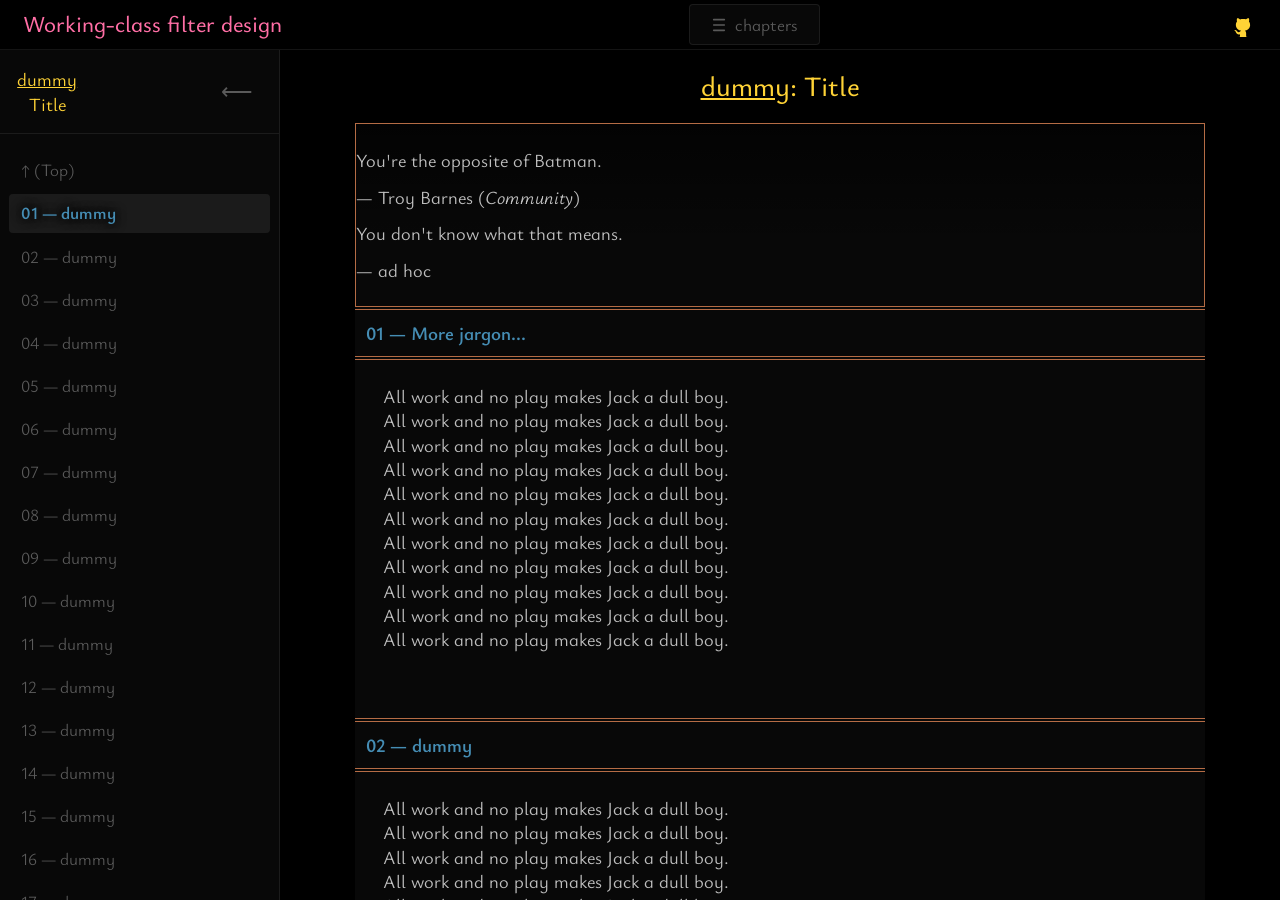
<file: chapters/05-poles-and-zeroes.html>
<!DOCTYPE html>
<html>


    <head>
        <title>Working-class filter design | TEMPLATE</title>
        <meta charset='UTF-8'/>
        <meta name="viewport" content='width=device-width, initial-scale=1'/>
        <meta name='author' content='Antoine Portes'/>
        <link rel="canonical" href="https://www.antoineportes.com/working-class_filter_design/">
        <!-- Style -->
         <link
          rel="preload"
          href="../assets/fonts/Ysabeau/YsabeauInfant[wght].woff2"
          as="font"
          type="font/woff2"
          crossorigin
        >
         <link
          rel="preload"
          href="../assets/fonts/Ysabeau/YsabeauInfant-Italic[wght].woff2"
          as="font"
          type="font/woff2"
          crossorigin
        >
         <link
          rel="preload"
          href="../assets/fonts/Ysabeau/YsabeauSC[wght].woff2"
          as="font"
          type="font/woff2"
          crossorigin
        >
         <link
          rel="preload"
          href="../assets/fonts/Unifont/unifont-17.0.05.woff2"
          as="font"
          type="font/woff2"
          crossorigin
        >
        <link rel='stylesheet'  type='text/css'  href='../assets/css/main.css'/>
        <!-- Manifest -->
        <link rel="manifest" href="../site.webmanifest">
        <!-- Favicon -->
        <link rel="icon" type="image/x-icon" href="../assets/favicon/favicon.ico">
        <link rel="icon" href="../assets/favicon/favicon.svg" type="image/svg+xml">
        <link rel="icon" type="image/png" sizes="16x16" href="../assets/favicon/favicon-16x16.png">
        <link rel="icon" type="image/png" sizes="32x32" href="../assets/favicon/favicon-32x32.png">
        <link rel="apple-touch-icon" sizes="180x180" href="../assets/favicon/apple-touch-icon.png">
        <!-- ======== SCRIPTS ======== -->
        <!-- #### Layout #### -->
        <script
          defer
          src="../assets/javascript/layout.js"
        >
        </script>
        <!-- #### MathJax #### -->
        <script
          async
          src="../assets/javascript/mathjax/config.js"
        >
        </script>
    </head>



    <body>


      <nav>

        <a
          title="Home"
          target="_self"
          type="text/html"
          charset="UTF-8"
          rel="home"
          href="../"
        >
          <h1>
            Working-class filter design
          </h1>
        </a>

        <div class="dropdown">
          <button
            onclick="toggleDropdown(event)"
            aria-haspopup="true"
            aria-expanded="false"
          >
            <svg
              viewBox="0 0 120 120"
              version="1.1"
              xmlns="http://www.w3.org/2000/svg"
            >
              <g>
                <path
                  style="stroke-width:12;stroke-linecap:round;stroke-linejoin:round;"
                  d="m 20,20 h 80"
                />
                <path
                  style="stroke-width:12;stroke-linecap:round;stroke-linejoin:round;"
                  d="m 20,60 h 80"
                />
                <path
                  style="stroke-width:12;stroke-linecap:round;stroke-linejoin:round;"
                  d="m 20,100 h 80"
                />
              </g>
            </svg>
            chapters
          </button>
          <menu>
            <!-- I. Analytic saignals -->
            <li>
              <a
                href="./01-analytic-signals.html"
                class="current"
              >
                Chapter <span class="small-caps">i</span>: Analytic signals
              </a>
            </li>
            <!-- II. RC -->
            <li>
              <a
                href="./02-rc.html"
                rel="next"
              >
                Chapter <span class="small-caps">ii</span>: $ RC $
              </a>
            </li>
            <!-- III. = I + II -->
            <li>
              <a
                href="./03-equals-one-plus-two.html"
                rel="next"
              >
                Chapter <span class="small-caps">iii</span>:
                $ \ = \ $ <span class="small-caps">i</span>
                $ + $ <span class="small-caps">ii</span>
              </a>
            </li>
            <!-- IV. Jargon -->
            <li>
              <a
                href="./04-jargon.html"
                rel="next"
              >
                Chapter <span class="small-caps">iv</span>: Jargon
              </a>
            </li>
            <!-- V. Poles and zeroes -->
            <li>
              <a
                href="./05-poles-and-zeroes"
                rel="next"
              >
                Chapter <span class="small-caps">v</span>: Poles and zeroes
              </a>
            </li>
            <!-- VI. More jargon -->
            <li>
              <a
                href="./06-more-jargon.html"
                rel="next"
              >
                Chapter <span class="small-caps">vi</span>: More jargon
              </a>
            </li>
            <!-- VII. Ones and zeroes -->
            <li>
              <a
                href="./07-ones-and-zeroes.html"
                rel="next"
              >
                Chapter <span class="small-caps">vii</span>: Ones and zeroes
              </a>
            </li>
            <!-- Stephen Butterworth -->
            <li>
              <a
                href="./08-stephen-butterworth.html"
                rel="next"
              >
                Chapter <span class="small-caps">viii</span>: Stephen Butterworth
              </a>
            </li>
          </menu>
        </div>

        <button class="gitHub">
          <a
            href="https://github.com/antoineportes/Working-class-filter-design"
            target="_blank"
            rel="noopener noreferrer"
            aria-label="original (GitHub repository)"
            title="original (GitHub repository)"
          >
            <svg
              width="24"
              height="24"
              viewBox="0 0 512 512"
              version="1.1"
              xmlns="http://www.w3.org/2000/svg"
            >
              <g transform="scale(4)">
                <path
                  class="octoCat"
                  d="M 82.374999,128 C 90.249999,128 120,97.285025 120,70.18496 120,35.946913 94.843771,8.0000003 63.890627,8 32.937485,7.9999997 8.0000002,35.946913 8,70.18496 7.9999998,97.043069 37.75,128 45.625,128 Z"
                />
                <path
                  d="M 54.125061,93.559792 C 37.624947,91.494958 25.999934,79.235401 25.999934,63.362485 c 0,-6.452321 2.250058,-13.420951 6.000066,-18.066659 -1.624947,-4.258577 -1.374955,-13.291907 0.499984,-17.034309 4.999967,-0.645219 11.750008,2.064699 15.750008,5.807102 4.749975,-1.548525 9.749942,-2.322787 15.875005,-2.322787 6.125061,0 11.125028,0.774262 15.625011,2.193743 3.875004,-3.613359 10.750041,-6.323277 15.750008,-5.678058 1.749943,3.484315 1.999935,12.517644 0.374987,16.905265 4,4.903796 6.124927,11.485295 6.124927,18.195703 0,15.872916 -11.624877,27.874385 -28.374983,30.068263 4.249992,2.838962 7.125028,9.033332 7.125028,16.131002 v 13.42095 c 0,3.87145 3.125028,6.06519 6.875037,4.51667 C 110.25006,118.59508 128,95.23736 128,66.330625 128,29.810041 99.250025,3.2178539e-7 63.875003,0 28.499984,-3.2178539e-7 2.6122451e-7,29.810041 0,66.330625 -2.4816324e-7,94.979273 17.624947,118.72412 41.374955,127.62841 44.749975,128.91885 48,126.59606 48,123.11175 v -10.32391 c -1.749942,0.7744 -4,1.29058 -6.000066,1.29058 -8.249992,0 -13.124962,-4.64571 -16.624979,-13.29205 C 24,97.302194 22.500049,95.23736 19.625012,94.850229 c -1.499951,-0.129044 -2.000065,-0.774262 -2.000065,-1.548524 0,-1.54866 2.50005,-2.710053 5.000098,-2.710053 3.625013,0 6.74991,2.322921 9.999935,7.097674 2.500048,3.742404 5.124962,5.419974 8.249992,5.419974 3.125028,0 5.124962,-1.1614 8,-4.129537 2.125061,-2.193878 3.750008,-4.129534 5.250089,-5.419971 z"
                />
              </g>
            </svg>
          </a>
        </button>

      </nav>



      <!--  ======  ..C..O..S..M..I..C.. ..W..R..A..P..  ======  -->
      <wc-cosmic-wrap>


        <!-- ==== .L.E.F.T. .P.A.N.E.L. ==== -->
        <aside>
          <!-- Side-bar header -->
          <header>
            <!-- chapter title -->
            <h2><u>dummy</u><br/>Title</h2>
            <!-- arrow -->
            <button onclick="toggleSidebar()">
              <span>&xlarr;</span>
            </button>
          </header>
          <!-- Sections list -->
          <nav>
            <ul>
              <!-- top -->
              <li>
                <a href="#top">
                  &uparrow; (Top)
                </a>
              </li>
              <!-- #01 dummy -->
              <li>
                <a
                  href="#01"
                  data-target="01"
                  title="DUMMY"
                >
                  01 — dummy
                </a>
              </li>
              <!-- #02 dummy -->
              <li>
                <a
                  href="#02"
                  data-target="02"
                  title="DUMMY"
                >
                  02 — dummy
                </a>
              </li>
              <!-- #03 dummy-->
              <li>
                <a
                  href="#03"
                  data-target="03"
                  title="DUMMY"
                >
                  03 — dummy
                </a>
              </li>
              <!-- #04 dummy -->
              <li>
                <a
                  href="#04"
                  data-target="04"
                  title="DUMMY"
                >
                  04 — dummy
                </a>
              </li>
              <!-- #05 dummy -->
              <li>
                <a
                  href="#05"
                  data-target="05"
                  title="DUMMY"
                >
                  05 — dummy
                </a>
              </li>
              <!-- #06 dummy -->
              <li>
                <a
                  href="#06"
                  data-target="06"
                  title="DUMMY"
                >
                  06 — dummy
                </a>
              </li>
              <!-- #07 dummy -->
              <li>
                <a
                  href="#07"
                  data-target="07"
                  title="DUMMY"
                >
                  07 — dummy
                </a>
              </li>
              <!-- #08 dummy -->
              <li>
                <a
                  href="#08"
                  data-target="08"
                  title="DUMMY"
                >
                  08 — dummy
                </a>
              </li>
              <!-- #09 dummy -->
              <li>
                <a
                  href="#09"
                  data-target="09"
                  title="DUMMY"
                >
                  09 — dummy
                </a>
              </li>
              <!-- #10 dummy -->
              <li>
                <a
                  href="#10"
                  data-target="10"
                  title="DUMMY"
                >
                  10 — dummy
                </a>
              </li>
              <!-- #11 dummy -->
              <li>
                <a
                  href="#11"
                  data-target="11"
                  title="DUMMY"
                >
                  11 — dummy
                </a>
              </li>
              <!-- #12 dummy -->
              <li>
                <a
                  href="#12"
                  data-target="12"
                  title="DUMMY"
                >
                  12 — dummy
                </a>
              </li>
              <!-- #13 dummy -->
              <li>
                <a
                  href="#13"
                  data-target="13"
                  title="DUMMY"
                >
                  13 — dummy
                </a>
              </li>
              <!-- #14 dummy -->
              <li>
                <a
                  href="#14"
                  data-target="14"
                  title="DUMMY"
                >
                  14 — dummy
                </a>
              </li>
              <!-- #15 dummy -->
              <li>
                <a
                  href="#15"
                  data-target="15"
                  title="DUMMY"
                >
                  15 — dummy
                </a>
              </li>
              <!-- #16 dummy -->
              <li>
                <a
                  href="#16"
                  data-target="16"
                  title="DUMMY"
                >
                  16 — dummy
                </a>
              </li>
              <!-- #17 dummy -->
              <li>
                <a
                  href="#17"
                  data-target="17"
                  title="DUMMY"
                >
                  17 — dummy
                </a>
              </li>
              <!-- #18 dummy -->
              <li>
                <a
                  href="#18"
                  data-target="18"
                  title="DUMMY"
                >
                  18 — dummy
                </a>
              </li>
              <!-- #19 dummy -->
              <li>
                <a
                  href="#19"
                  data-target="19"
                  title="DUMMY"
                >
                  19 — dummy
                </a>
              </li>
              <!-- #20 dummy -->
              <li>
                <a
                  href="#20"
                  data-target="20"
                  title="DUMMY"
                >
                  20 — dummy
                </a>
              </li>
              <!-- APPENDIX: [...] -->
              <li>
                <a
                  href="#APPENDIX"
                  data-target="APPENDIX"
                  title="DUMMY"
                >
                  <span class="small-caps">Appendix:</span> dummy
                </a>
              </li>
              <!-- BONUS: [...] -->
              <li>
                <a
                  href="#BONUS"
                  data-target="BONUS"
                  title="DUMMY"
                >
                  <span class="small-caps">Bonus:</span> dummy
                </a>
              </li>
            </ul>
          </nav>
          <div class="handle"></div>
        </aside>


        <!-- ==== .M.A.I.N. .W.I.N.D.O.W. ==== -->
        <main>


          <!-- == CHAPTER == -->
          <wc-chapter>
            <!-- = Chapter title = -->
            <h2><u>dummy</u>: Title</h2>


            <!-- = Section #01 = -->
            <section id="01">
              <!-- top quote -->
              <header>
                <blockquote>You're the opposite of Batman.</blockquote>
                <footer>— Troy Barnes (<cite>Community</cite>)</footer>
                <blockquote>You don't know what that means.</blockquote>
                <footer>— ad hoc</footer>
              </header>
              <!-- section title -->
              <h3>01 — More jargon...</h3>

              <wc-paragraph>
                All work and no play makes Jack a dull boy.
                <br/>
                All work and no play makes Jack a dull boy.
                <br/>
                All work and no play makes Jack a dull boy.
                <br/>
                All work and no play makes Jack a dull boy.
                <br/>
                All work and no play makes Jack a dull boy.
                <br/>
                All work and no play makes Jack a dull boy.
                <br/>
                All work and no play makes Jack a dull boy.
                <br/>
                All work and no play makes Jack a dull boy.
                <br/>
                All work and no play makes Jack a dull boy.
                <br/>
                All work and no play makes Jack a dull boy.
                <br/>
                All work and no play makes Jack a dull boy.
              </wc-paragraph>

            </section><!-- end #01 -->


            <!-- = Section #02 = -->
            <section id="02">
              <!-- section title -->
              <h3>02 — dummy</h3>

              <wc-paragraph>
                All work and no play makes Jack a dull boy.
                <br/>
                All work and no play makes Jack a dull boy.
                <br/>
                All work and no play makes Jack a dull boy.
                <br/>
                All work and no play makes Jack a dull boy.
                <br/>
                All work and no play makes Jack a dull boy.
                <br/>
                All work and no play makes Jack a dull boy.
                <br/>
                All work and no play makes Jack a dull boy.
                <br/>
                All work and no play makes Jack a dull boy.
                <br/>
                All work and no play makes Jack a dull boy.
                <br/>
                All work and no play makes Jack a dull boy.
                <br/>
                All work and no play makes Jack a dull boy.
              </wc-paragraph>

            </section><!-- end #02 -->


            <!-- section #03 -->
            <section id="03">
              <!-- section title -->
              <h3>03 — dummy</h3>

              <wc-paragraph>
                All work and no play makes Jack a dull boy.
                <br/>
                All work and no play makes Jack a dull boy.
                <br/>
                All work and no play makes Jack a dull boy.
                <br/>
                All work and no play makes Jack a dull boy.
                <br/>
                All work and no play makes Jack a dull boy.
                <br/>
                All work and no play makes Jack a dull boy.
                <br/>
                All work and no play makes Jack a dull boy.
                <br/>
                All work and no play makes Jack a dull boy.
                <br/>
                All work and no play makes Jack a dull boy.
                <br/>
                All work and no play makes Jack a dull boy.
                <br/>
                All work and no play makes Jack a dull boy.
              </wc-paragraph>

            </section><!-- end #03 -->


            <!-- section #04 -->
            <section id="04">
              <!-- section title -->
              <h3>04 — dummy</h3>

              <wc-paragraph>
                All work and no play makes Jack a dull boy.
                <br/>
                All work and no play makes Jack a dull boy.
                <br/>
                All work and no play makes Jack a dull boy.
                <br/>
                All work and no play makes Jack a dull boy.
                <br/>
                All work and no play makes Jack a dull boy.
                <br/>
                All work and no play makes Jack a dull boy.
                <br/>
                All work and no play makes Jack a dull boy.
                <br/>
                All work and no play makes Jack a dull boy.
                <br/>
                All work and no play makes Jack a dull boy.
                <br/>
                All work and no play makes Jack a dull boy.
                <br/>
                All work and no play makes Jack a dull boy.
              </wc-paragraph>

            </section><!-- end #04 -->


            <!-- section #05 -->
            <section id="05">
              <!-- section title -->
              <h3>05 — dummy</h3>

              <wc-paragraph>
                All work and no play makes Jack a dull boy.
                <br/>
                All work and no play makes Jack a dull boy.
                <br/>
                All work and no play makes Jack a dull boy.
                <br/>
                All work and no play makes Jack a dull boy.
                <br/>
                All work and no play makes Jack a dull boy.
                <br/>
                All work and no play makes Jack a dull boy.
                <br/>
                All work and no play makes Jack a dull boy.
                <br/>
                All work and no play makes Jack a dull boy.
                <br/>
                All work and no play makes Jack a dull boy.
                <br/>
                All work and no play makes Jack a dull boy.
                <br/>
                All work and no play makes Jack a dull boy.
              </wc-paragraph>

            </section><!-- end #05 -->


            <!-- section #06 -->
            <section id="06">
              <!-- section title -->
              <h3>06 — dummy</h3>

              <wc-paragraph>
                All work and no play makes Jack a dull boy.
                <br/>
                All work and no play makes Jack a dull boy.
                <br/>
                All work and no play makes Jack a dull boy.
                <br/>
                All work and no play makes Jack a dull boy.
                <br/>
                All work and no play makes Jack a dull boy.
                <br/>
                All work and no play makes Jack a dull boy.
                <br/>
                All work and no play makes Jack a dull boy.
                <br/>
                All work and no play makes Jack a dull boy.
                <br/>
                All work and no play makes Jack a dull boy.
                <br/>
                All work and no play makes Jack a dull boy.
                <br/>
                All work and no play makes Jack a dull boy.
              </wc-paragraph>

            </section><!-- end #06 -->


            <!-- section #07 -->
            <section id="07">
              <!-- section title -->
              <h3>07 — dummy</h3>

              <wc-paragraph>
                All work and no play makes Jack a dull boy.
                <br/>
                All work and no play makes Jack a dull boy.
                <br/>
                All work and no play makes Jack a dull boy.
                <br/>
                All work and no play makes Jack a dull boy.
                <br/>
                All work and no play makes Jack a dull boy.
                <br/>
                All work and no play makes Jack a dull boy.
                <br/>
                All work and no play makes Jack a dull boy.
                <br/>
                All work and no play makes Jack a dull boy.
                <br/>
                All work and no play makes Jack a dull boy.
                <br/>
                All work and no play makes Jack a dull boy.
                <br/>
                All work and no play makes Jack a dull boy.
              </wc-paragraph>

            </section><!-- end #07 -->


            <!-- section #08 -->
            <section id="08">
              <!-- section title -->
              <h3>08 — dummy</h3>

              <wc-paragraph>
                All work and no play makes Jack a dull boy.
                <br/>
                All work and no play makes Jack a dull boy.
                <br/>
                All work and no play makes Jack a dull boy.
                <br/>
                All work and no play makes Jack a dull boy.
                <br/>
                All work and no play makes Jack a dull boy.
                <br/>
                All work and no play makes Jack a dull boy.
                <br/>
                All work and no play makes Jack a dull boy.
                <br/>
                All work and no play makes Jack a dull boy.
                <br/>
                All work and no play makes Jack a dull boy.
                <br/>
                All work and no play makes Jack a dull boy.
                <br/>
                All work and no play makes Jack a dull boy.
              </wc-paragraph>

            </section><!-- end #08 -->


            <!-- section #09 -->
            <section id="09">
              <!-- section title -->
              <h3>09 — dummy</h3>

              <wc-paragraph>
                All work and no play makes Jack a dull boy.
                <br/>
                All work and no play makes Jack a dull boy.
                <br/>
                All work and no play makes Jack a dull boy.
                <br/>
                All work and no play makes Jack a dull boy.
                <br/>
                All work and no play makes Jack a dull boy.
                <br/>
                All work and no play makes Jack a dull boy.
                <br/>
                All work and no play makes Jack a dull boy.
                <br/>
                All work and no play makes Jack a dull boy.
                <br/>
                All work and no play makes Jack a dull boy.
                <br/>
                All work and no play makes Jack a dull boy.
                <br/>
                All work and no play makes Jack a dull boy.
              </wc-paragraph>

            </section><!-- end #09 -->


            <!-- section #10 -->
            <section id="10">
              <!-- section title -->
              <h3>10 — dummy</h3>

              <wc-paragraph>
                All work and no play makes Jack a dull boy.
                <br/>
                All work and no play makes Jack a dull boy.
                <br/>
                All work and no play makes Jack a dull boy.
                <br/>
                All work and no play makes Jack a dull boy.
                <br/>
                All work and no play makes Jack a dull boy.
                <br/>
                All work and no play makes Jack a dull boy.
                <br/>
                All work and no play makes Jack a dull boy.
                <br/>
                All work and no play makes Jack a dull boy.
                <br/>
                All work and no play makes Jack a dull boy.
                <br/>
                All work and no play makes Jack a dull boy.
                <br/>
                All work and no play makes Jack a dull boy.
              </wc-paragraph>

            </section><!-- end #10 -->


            <!-- section #11 -->
            <section id="11">
              <!-- section title -->
              <h3>11 — dummy</h3>

              <wc-paragraph>
                All work and no play makes Jack a dull boy.
                <br/>
                All work and no play makes Jack a dull boy.
                <br/>
                All work and no play makes Jack a dull boy.
                <br/>
                All work and no play makes Jack a dull boy.
                <br/>
                All work and no play makes Jack a dull boy.
                <br/>
                All work and no play makes Jack a dull boy.
                <br/>
                All work and no play makes Jack a dull boy.
                <br/>
                All work and no play makes Jack a dull boy.
                <br/>
                All work and no play makes Jack a dull boy.
                <br/>
                All work and no play makes Jack a dull boy.
                <br/>
                All work and no play makes Jack a dull boy.
              </wc-paragraph>

            </section><!-- end #11 -->


            <!-- = APPENDIX = -->
            <section id="APPENDIX">
              <!-- section title -->
              <h3><span class="small-caps">Appendix</span> — dummy</h3>

              <wc-paragraph>
                Der Reichthum der Gesellschaften,
                in welchen kapitalistische Produktionsweise herrscht,
                erscheint als eine <cite>ungeheure Waarensammlung</cite>,
                die einzelne Waare als seine <b>Elementarform</b>.
              </wc-paragraph>

            </section><!-- end APPENDIX -->


            <!-- = BONUS = -->
            <section id="BONUS">
              <!-- section title -->
              <h3><span class="small-caps">Bonus</span> — dummy</h3>

              <wc-paragraph>
                Toute la vie des sociétés
                dans lesquelles règnent les conditions modernes de production
                s'annonce comme une immense accumulation de spectacles.
              </wc-paragraph>

            </section><!-- end BONUS -->


          </wc-chapter>


          <footer>
            &COPY; &nbsp; No, thanks.
          </footer>


        </main><!-- End Main -->


      </wc-cosmic-wrap>


    </body>


</html>
</file>
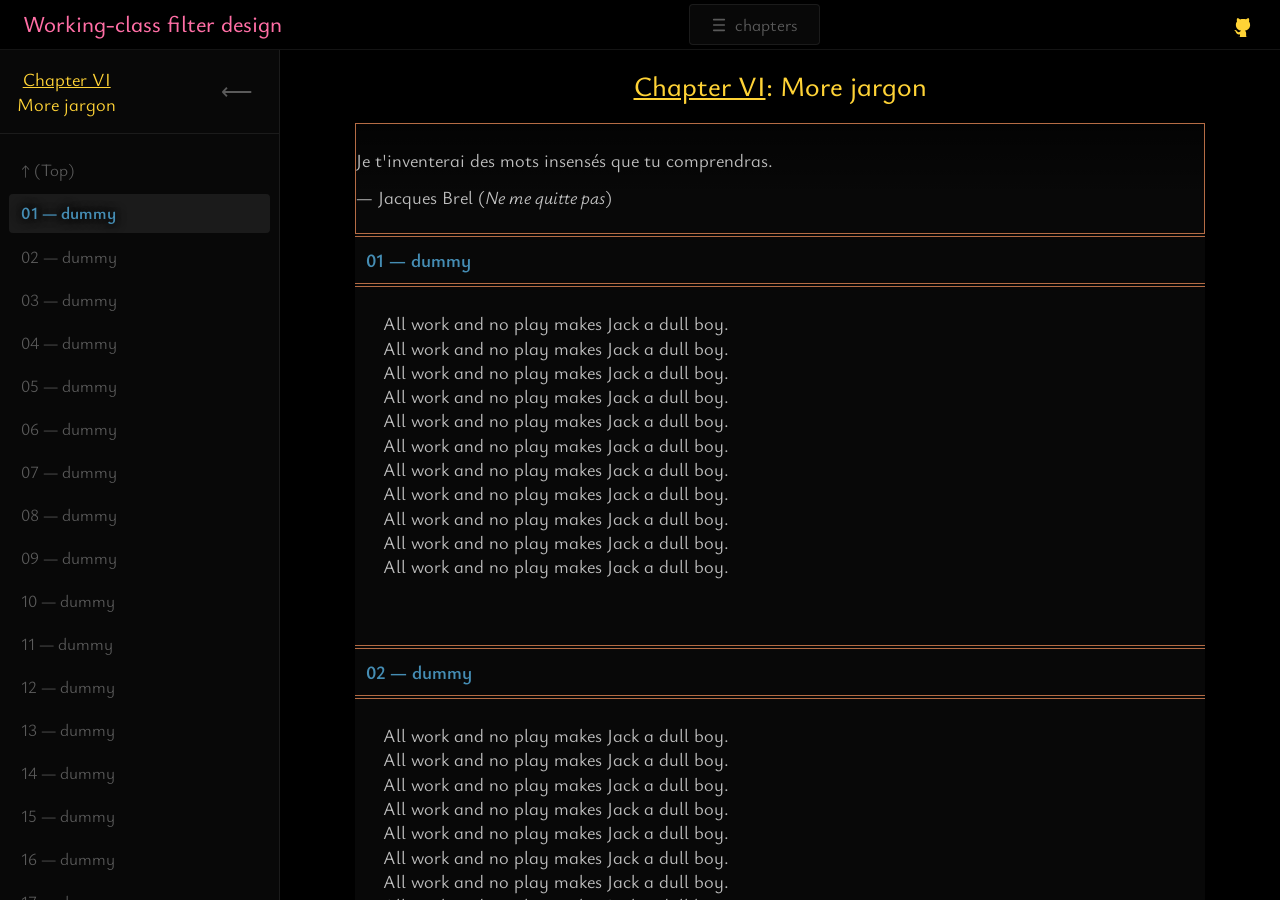
<file: chapters/06-more-jargon.html>
<!DOCTYPE html>
<html>


    <head>
        <title>Working-class filter design | TEMPLATE</title>
        <meta charset='UTF-8'/>
        <meta name="viewport" content='width=device-width, initial-scale=1'/>
        <meta name='author' content='Antoine Portes'/>
        <link rel="canonical" href="https://www.antoineportes.com/working-class_filter_design/">
        <!-- Style -->
         <link
          rel="preload"
          href="../assets/fonts/Ysabeau/YsabeauInfant[wght].woff2"
          as="font"
          type="font/woff2"
          crossorigin
        >
         <link
          rel="preload"
          href="../assets/fonts/Ysabeau/YsabeauInfant-Italic[wght].woff2"
          as="font"
          type="font/woff2"
          crossorigin
        >
         <link
          rel="preload"
          href="../assets/fonts/Ysabeau/YsabeauSC[wght].woff2"
          as="font"
          type="font/woff2"
          crossorigin
        >
         <link
          rel="preload"
          href="../assets/fonts/Unifont/unifont-17.0.05.woff2"
          as="font"
          type="font/woff2"
          crossorigin
        >
        <link rel='stylesheet'  type='text/css'  href='../assets/css/main.css'/>
        <!-- Manifest -->
        <link rel="manifest" href="../site.webmanifest">
        <!-- Favicon -->
        <link rel="icon" type="image/x-icon" href="../assets/favicon/favicon.ico">
        <link rel="icon" href="../assets/favicon/favicon.svg" type="image/svg+xml">
        <link rel="icon" type="image/png" sizes="16x16" href="../assets/favicon/favicon-16x16.png">
        <link rel="icon" type="image/png" sizes="32x32" href="../assets/favicon/favicon-32x32.png">
        <link rel="apple-touch-icon" sizes="180x180" href="../assets/favicon/apple-touch-icon.png">
        <!-- ======== SCRIPTS ======== -->
        <!-- #### Layout #### -->
        <script
          defer
          src="../assets/javascript/layout.js"
        >
        </script>
        <!-- #### MathJax #### -->
        <script
          async
          src="../assets/javascript/mathjax/config.js"
        >
        </script>
    </head>



    <body>


      <nav>

        <a
          title="Home"
          target="_self"
          type="text/html"
          charset="UTF-8"
          rel="home"
          href="../"
        >
          <h1>
            Working-class filter design
          </h1>
        </a>

        <div class="dropdown">
          <button
            onclick="toggleDropdown(event)"
            aria-haspopup="true"
            aria-expanded="false"
          >
            <svg
              viewBox="0 0 120 120"
              version="1.1"
              xmlns="http://www.w3.org/2000/svg"
            >
              <g>
                <path
                  style="stroke-width:12;stroke-linecap:round;stroke-linejoin:round;"
                  d="m 20,20 h 80"
                />
                <path
                  style="stroke-width:12;stroke-linecap:round;stroke-linejoin:round;"
                  d="m 20,60 h 80"
                />
                <path
                  style="stroke-width:12;stroke-linecap:round;stroke-linejoin:round;"
                  d="m 20,100 h 80"
                />
              </g>
            </svg>
            chapters
          </button>
          <menu>
            <!-- I. Analytic saignals -->
            <li>
              <a
                href="./01-analytic-signals.html"
                rel="prev"
              >
                Chapter <span class="small-caps">i</span>: Analytic signals
              </a>
            </li>
            <!-- II. RC -->
            <li>
              <a
                href="./02-rc.html"
                rel="prev"
              >
                Chapter <span class="small-caps">ii</span>: $ RC $
              </a>
            </li>
            <!-- III. = I + II -->
            <li>
              <a
                href="./03-equals-one-plus-two.html"
                rel="prev"
              >
                Chapter <span class="small-caps">iii</span>:
                $ \ = \ $ <span class="small-caps">i</span>
                $ + $ <span class="small-caps">ii</span>
              </a>
            </li>
            <!-- IV. Jargon -->
            <li>
              <a
                href="./04-jargon.html"
                rel="prev"
              >
                Chapter <span class="small-caps">iv</span>: Jargon
              </a>
            </li>
            <!-- V. Poles and zeroes -->
            <li>
              <a
                href="./05-poles-and-zeroes"
                rel="prev"
              >
                Chapter <span class="small-caps">v</span>: Poles and zeroes
              </a>
            </li>
            <!-- VI. More jargon -->
            <li>
              <a
                href="./06-more-jargon.html"
                class="current"
              >
                Chapter <span class="small-caps">vi</span>: More jargon
              </a>
            </li>
            <!-- VII. Ones and zeroes -->
            <li>
              <a
                href="./07-ones-and-zeroes.html"
                rel="next"
              >
                Chapter <span class="small-caps">vii</span>: Ones and zeroes
              </a>
            </li>
            <!-- Stephen Butterworth -->
            <li>
              <a
                href="./08-stephen-butterworth.html"
                rel="next"
              >
                Chapter <span class="small-caps">viii</span>: Stephen Butterworth
              </a>
            </li>
          </menu>
        </div>

        <button class="gitHub">
          <a
            href="https://github.com/antoineportes/Working-class-filter-design"
            target="_blank"
            rel="noopener noreferrer"
            aria-label="original (GitHub repository)"
            title="original (GitHub repository)"
          >
            <svg
              width="24"
              height="24"
              viewBox="0 0 512 512"
              version="1.1"
              xmlns="http://www.w3.org/2000/svg"
            >
              <g transform="scale(4)">
                <path
                  class="octoCat"
                  d="M 82.374999,128 C 90.249999,128 120,97.285025 120,70.18496 120,35.946913 94.843771,8.0000003 63.890627,8 32.937485,7.9999997 8.0000002,35.946913 8,70.18496 7.9999998,97.043069 37.75,128 45.625,128 Z"
                />
                <path
                  d="M 54.125061,93.559792 C 37.624947,91.494958 25.999934,79.235401 25.999934,63.362485 c 0,-6.452321 2.250058,-13.420951 6.000066,-18.066659 -1.624947,-4.258577 -1.374955,-13.291907 0.499984,-17.034309 4.999967,-0.645219 11.750008,2.064699 15.750008,5.807102 4.749975,-1.548525 9.749942,-2.322787 15.875005,-2.322787 6.125061,0 11.125028,0.774262 15.625011,2.193743 3.875004,-3.613359 10.750041,-6.323277 15.750008,-5.678058 1.749943,3.484315 1.999935,12.517644 0.374987,16.905265 4,4.903796 6.124927,11.485295 6.124927,18.195703 0,15.872916 -11.624877,27.874385 -28.374983,30.068263 4.249992,2.838962 7.125028,9.033332 7.125028,16.131002 v 13.42095 c 0,3.87145 3.125028,6.06519 6.875037,4.51667 C 110.25006,118.59508 128,95.23736 128,66.330625 128,29.810041 99.250025,3.2178539e-7 63.875003,0 28.499984,-3.2178539e-7 2.6122451e-7,29.810041 0,66.330625 -2.4816324e-7,94.979273 17.624947,118.72412 41.374955,127.62841 44.749975,128.91885 48,126.59606 48,123.11175 v -10.32391 c -1.749942,0.7744 -4,1.29058 -6.000066,1.29058 -8.249992,0 -13.124962,-4.64571 -16.624979,-13.29205 C 24,97.302194 22.500049,95.23736 19.625012,94.850229 c -1.499951,-0.129044 -2.000065,-0.774262 -2.000065,-1.548524 0,-1.54866 2.50005,-2.710053 5.000098,-2.710053 3.625013,0 6.74991,2.322921 9.999935,7.097674 2.500048,3.742404 5.124962,5.419974 8.249992,5.419974 3.125028,0 5.124962,-1.1614 8,-4.129537 2.125061,-2.193878 3.750008,-4.129534 5.250089,-5.419971 z"
                />
              </g>
            </svg>
          </a>
        </button>

      </nav>



      <!--  ======  ..C..O..S..M..I..C.. ..W..R..A..P..  ======  -->
      <wc-cosmic-wrap>


        <!-- ==== .L.E.F.T. .P.A.N.E.L. ==== -->
        <aside>
          <!-- Side-bar header -->
          <header>
            <!-- chapter title -->
            <h2><u>Chapter VI</u><br/>More jargon</h2>
            <!-- arrow -->
            <button onclick="toggleSidebar()">
              <span>&xlarr;</span>
            </button>
          </header>
          <!-- Sections list -->
          <nav>
            <ul>
              <!-- top -->
              <li>
                <a href="#top">
                  &uparrow; (Top)
                </a>
              </li>
              <!-- #01 dummy -->
              <li>
                <a
                  href="#01"
                  data-target="01"
                  title="DUMMY"
                >
                  01 — dummy
                </a>
              </li>
              <!-- #02 dummy -->
              <li>
                <a
                  href="#02"
                  data-target="02"
                  title="DUMMY"
                >
                  02 — dummy
                </a>
              </li>
              <!-- #03 dummy-->
              <li>
                <a
                  href="#03"
                  data-target="03"
                  title="DUMMY"
                >
                  03 — dummy
                </a>
              </li>
              <!-- #04 dummy -->
              <li>
                <a
                  href="#04"
                  data-target="04"
                  title="DUMMY"
                >
                  04 — dummy
                </a>
              </li>
              <!-- #05 dummy -->
              <li>
                <a
                  href="#05"
                  data-target="05"
                  title="DUMMY"
                >
                  05 — dummy
                </a>
              </li>
              <!-- #06 dummy -->
              <li>
                <a
                  href="#06"
                  data-target="06"
                  title="DUMMY"
                >
                  06 — dummy
                </a>
              </li>
              <!-- #07 dummy -->
              <li>
                <a
                  href="#07"
                  data-target="07"
                  title="DUMMY"
                >
                  07 — dummy
                </a>
              </li>
              <!-- #08 dummy -->
              <li>
                <a
                  href="#08"
                  data-target="08"
                  title="DUMMY"
                >
                  08 — dummy
                </a>
              </li>
              <!-- #09 dummy -->
              <li>
                <a
                  href="#09"
                  data-target="09"
                  title="DUMMY"
                >
                  09 — dummy
                </a>
              </li>
              <!-- #10 dummy -->
              <li>
                <a
                  href="#10"
                  data-target="10"
                  title="DUMMY"
                >
                  10 — dummy
                </a>
              </li>
              <!-- #11 dummy -->
              <li>
                <a
                  href="#11"
                  data-target="11"
                  title="DUMMY"
                >
                  11 — dummy
                </a>
              </li>
              <!-- #12 dummy -->
              <li>
                <a
                  href="#12"
                  data-target="12"
                  title="DUMMY"
                >
                  12 — dummy
                </a>
              </li>
              <!-- #13 dummy -->
              <li>
                <a
                  href="#13"
                  data-target="13"
                  title="DUMMY"
                >
                  13 — dummy
                </a>
              </li>
              <!-- #14 dummy -->
              <li>
                <a
                  href="#14"
                  data-target="14"
                  title="DUMMY"
                >
                  14 — dummy
                </a>
              </li>
              <!-- #15 dummy -->
              <li>
                <a
                  href="#15"
                  data-target="15"
                  title="DUMMY"
                >
                  15 — dummy
                </a>
              </li>
              <!-- #16 dummy -->
              <li>
                <a
                  href="#16"
                  data-target="16"
                  title="DUMMY"
                >
                  16 — dummy
                </a>
              </li>
              <!-- #17 dummy -->
              <li>
                <a
                  href="#17"
                  data-target="17"
                  title="DUMMY"
                >
                  17 — dummy
                </a>
              </li>
              <!-- #18 dummy -->
              <li>
                <a
                  href="#18"
                  data-target="18"
                  title="DUMMY"
                >
                  18 — dummy
                </a>
              </li>
              <!-- #19 dummy -->
              <li>
                <a
                  href="#19"
                  data-target="19"
                  title="DUMMY"
                >
                  19 — dummy
                </a>
              </li>
              <!-- #20 dummy -->
              <li>
                <a
                  href="#20"
                  data-target="20"
                  title="DUMMY"
                >
                  20 — dummy
                </a>
              </li>
              <!-- APPENDIX: [...] -->
              <li>
                <a
                  href="#APPENDIX"
                  data-target="APPENDIX"
                  title="DUMMY"
                >
                  <span class="small-caps">Appendix:</span> dummy
                </a>
              </li>
              <!-- BONUS: [...] -->
              <li>
                <a
                  href="#BONUS"
                  data-target="BONUS"
                  title="DUMMY"
                >
                  <span class="small-caps">Bonus:</span> dummy
                </a>
              </li>
            </ul>
          </nav>
          <div class="handle"></div>
        </aside>


        <!-- ==== .M.A.I.N. .W.I.N.D.O.W. ==== -->
        <main>


          <!-- == CHAPTER == -->
          <wc-chapter>
            <!-- = Chapter title = -->
            <h2><u>Chapter VI</u>: More jargon</h2>


            <!-- = Section #01 = -->
            <section id="01">
              <!-- top quote -->
              <header>
                <blockquote>Je t'inventerai des mots insensés
                  que tu comprendras.</blockquote>
                <footer>— Jacques Brel (<cite>Ne me quitte pas</cite>)</footer>
              </header>
              <!-- section title -->
              <h3>01 — dummy</h3>

              <wc-paragraph>
                All work and no play makes Jack a dull boy.
                <br/>
                All work and no play makes Jack a dull boy.
                <br/>
                All work and no play makes Jack a dull boy.
                <br/>
                All work and no play makes Jack a dull boy.
                <br/>
                All work and no play makes Jack a dull boy.
                <br/>
                All work and no play makes Jack a dull boy.
                <br/>
                All work and no play makes Jack a dull boy.
                <br/>
                All work and no play makes Jack a dull boy.
                <br/>
                All work and no play makes Jack a dull boy.
                <br/>
                All work and no play makes Jack a dull boy.
                <br/>
                All work and no play makes Jack a dull boy.
              </wc-paragraph>

            </section><!-- end #01 -->


            <!-- = Section #02 = -->
            <section id="02">
              <!-- section title -->
              <h3>02 — dummy</h3>

              <wc-paragraph>
                All work and no play makes Jack a dull boy.
                <br/>
                All work and no play makes Jack a dull boy.
                <br/>
                All work and no play makes Jack a dull boy.
                <br/>
                All work and no play makes Jack a dull boy.
                <br/>
                All work and no play makes Jack a dull boy.
                <br/>
                All work and no play makes Jack a dull boy.
                <br/>
                All work and no play makes Jack a dull boy.
                <br/>
                All work and no play makes Jack a dull boy.
                <br/>
                All work and no play makes Jack a dull boy.
                <br/>
                All work and no play makes Jack a dull boy.
                <br/>
                All work and no play makes Jack a dull boy.
              </wc-paragraph>

            </section><!-- end #02 -->


            <!-- section #03 -->
            <section id="03">
              <!-- section title -->
              <h3>03 — dummy</h3>

              <wc-paragraph>
                All work and no play makes Jack a dull boy.
                <br/>
                All work and no play makes Jack a dull boy.
                <br/>
                All work and no play makes Jack a dull boy.
                <br/>
                All work and no play makes Jack a dull boy.
                <br/>
                All work and no play makes Jack a dull boy.
                <br/>
                All work and no play makes Jack a dull boy.
                <br/>
                All work and no play makes Jack a dull boy.
                <br/>
                All work and no play makes Jack a dull boy.
                <br/>
                All work and no play makes Jack a dull boy.
                <br/>
                All work and no play makes Jack a dull boy.
                <br/>
                All work and no play makes Jack a dull boy.
              </wc-paragraph>

            </section><!-- end #03 -->


            <!-- section #04 -->
            <section id="04">
              <!-- section title -->
              <h3>04 — dummy</h3>

              <wc-paragraph>
                All work and no play makes Jack a dull boy.
                <br/>
                All work and no play makes Jack a dull boy.
                <br/>
                All work and no play makes Jack a dull boy.
                <br/>
                All work and no play makes Jack a dull boy.
                <br/>
                All work and no play makes Jack a dull boy.
                <br/>
                All work and no play makes Jack a dull boy.
                <br/>
                All work and no play makes Jack a dull boy.
                <br/>
                All work and no play makes Jack a dull boy.
                <br/>
                All work and no play makes Jack a dull boy.
                <br/>
                All work and no play makes Jack a dull boy.
                <br/>
                All work and no play makes Jack a dull boy.
              </wc-paragraph>

            </section><!-- end #04 -->


            <!-- section #05 -->
            <section id="05">
              <!-- section title -->
              <h3>05 — dummy</h3>

              <wc-paragraph>
                All work and no play makes Jack a dull boy.
                <br/>
                All work and no play makes Jack a dull boy.
                <br/>
                All work and no play makes Jack a dull boy.
                <br/>
                All work and no play makes Jack a dull boy.
                <br/>
                All work and no play makes Jack a dull boy.
                <br/>
                All work and no play makes Jack a dull boy.
                <br/>
                All work and no play makes Jack a dull boy.
                <br/>
                All work and no play makes Jack a dull boy.
                <br/>
                All work and no play makes Jack a dull boy.
                <br/>
                All work and no play makes Jack a dull boy.
                <br/>
                All work and no play makes Jack a dull boy.
              </wc-paragraph>

            </section><!-- end #05 -->


            <!-- section #06 -->
            <section id="06">
              <!-- section title -->
              <h3>06 — dummy</h3>

              <wc-paragraph>
                All work and no play makes Jack a dull boy.
                <br/>
                All work and no play makes Jack a dull boy.
                <br/>
                All work and no play makes Jack a dull boy.
                <br/>
                All work and no play makes Jack a dull boy.
                <br/>
                All work and no play makes Jack a dull boy.
                <br/>
                All work and no play makes Jack a dull boy.
                <br/>
                All work and no play makes Jack a dull boy.
                <br/>
                All work and no play makes Jack a dull boy.
                <br/>
                All work and no play makes Jack a dull boy.
                <br/>
                All work and no play makes Jack a dull boy.
                <br/>
                All work and no play makes Jack a dull boy.
              </wc-paragraph>

            </section><!-- end #06 -->


            <!-- section #07 -->
            <section id="07">
              <!-- section title -->
              <h3>07 — dummy</h3>

              <wc-paragraph>
                All work and no play makes Jack a dull boy.
                <br/>
                All work and no play makes Jack a dull boy.
                <br/>
                All work and no play makes Jack a dull boy.
                <br/>
                All work and no play makes Jack a dull boy.
                <br/>
                All work and no play makes Jack a dull boy.
                <br/>
                All work and no play makes Jack a dull boy.
                <br/>
                All work and no play makes Jack a dull boy.
                <br/>
                All work and no play makes Jack a dull boy.
                <br/>
                All work and no play makes Jack a dull boy.
                <br/>
                All work and no play makes Jack a dull boy.
                <br/>
                All work and no play makes Jack a dull boy.
              </wc-paragraph>

            </section><!-- end #07 -->


            <!-- section #08 -->
            <section id="08">
              <!-- section title -->
              <h3>08 — dummy</h3>

              <wc-paragraph>
                All work and no play makes Jack a dull boy.
                <br/>
                All work and no play makes Jack a dull boy.
                <br/>
                All work and no play makes Jack a dull boy.
                <br/>
                All work and no play makes Jack a dull boy.
                <br/>
                All work and no play makes Jack a dull boy.
                <br/>
                All work and no play makes Jack a dull boy.
                <br/>
                All work and no play makes Jack a dull boy.
                <br/>
                All work and no play makes Jack a dull boy.
                <br/>
                All work and no play makes Jack a dull boy.
                <br/>
                All work and no play makes Jack a dull boy.
                <br/>
                All work and no play makes Jack a dull boy.
              </wc-paragraph>

            </section><!-- end #08 -->


            <!-- section #09 -->
            <section id="09">
              <!-- section title -->
              <h3>09 — dummy</h3>

              <wc-paragraph>
                All work and no play makes Jack a dull boy.
                <br/>
                All work and no play makes Jack a dull boy.
                <br/>
                All work and no play makes Jack a dull boy.
                <br/>
                All work and no play makes Jack a dull boy.
                <br/>
                All work and no play makes Jack a dull boy.
                <br/>
                All work and no play makes Jack a dull boy.
                <br/>
                All work and no play makes Jack a dull boy.
                <br/>
                All work and no play makes Jack a dull boy.
                <br/>
                All work and no play makes Jack a dull boy.
                <br/>
                All work and no play makes Jack a dull boy.
                <br/>
                All work and no play makes Jack a dull boy.
              </wc-paragraph>

            </section><!-- end #09 -->


            <!-- section #10 -->
            <section id="10">
              <!-- section title -->
              <h3>10 — dummy</h3>

              <wc-paragraph>
                All work and no play makes Jack a dull boy.
                <br/>
                All work and no play makes Jack a dull boy.
                <br/>
                All work and no play makes Jack a dull boy.
                <br/>
                All work and no play makes Jack a dull boy.
                <br/>
                All work and no play makes Jack a dull boy.
                <br/>
                All work and no play makes Jack a dull boy.
                <br/>
                All work and no play makes Jack a dull boy.
                <br/>
                All work and no play makes Jack a dull boy.
                <br/>
                All work and no play makes Jack a dull boy.
                <br/>
                All work and no play makes Jack a dull boy.
                <br/>
                All work and no play makes Jack a dull boy.
              </wc-paragraph>

            </section><!-- end #10 -->


            <!-- section #11 -->
            <section id="11">
              <!-- section title -->
              <h3>11 — dummy</h3>

              <wc-paragraph>
                All work and no play makes Jack a dull boy.
                <br/>
                All work and no play makes Jack a dull boy.
                <br/>
                All work and no play makes Jack a dull boy.
                <br/>
                All work and no play makes Jack a dull boy.
                <br/>
                All work and no play makes Jack a dull boy.
                <br/>
                All work and no play makes Jack a dull boy.
                <br/>
                All work and no play makes Jack a dull boy.
                <br/>
                All work and no play makes Jack a dull boy.
                <br/>
                All work and no play makes Jack a dull boy.
                <br/>
                All work and no play makes Jack a dull boy.
                <br/>
                All work and no play makes Jack a dull boy.
              </wc-paragraph>

            </section><!-- end #11 -->


            <!-- = APPENDIX = -->
            <section id="APPENDIX">
              <!-- section title -->
              <h3><span class="small-caps">Appendix</span> — dummy</h3>

              <wc-paragraph>
                Der Reichthum der Gesellschaften,
                in welchen kapitalistische Produktionsweise herrscht,
                erscheint als eine <cite>ungeheure Waarensammlung</cite>,
                die einzelne Waare als seine <b>Elementarform</b>.
              </wc-paragraph>

            </section><!-- end APPENDIX -->


            <!-- = BONUS = -->
            <section id="BONUS">
              <!-- section title -->
              <h3><span class="small-caps">Bonus</span> — dummy</h3>

              <wc-paragraph>
                Toute la vie des sociétés
                dans lesquelles règnent les conditions modernes de production
                s'annonce comme une immense accumulation de spectacles.
              </wc-paragraph>

            </section><!-- end BONUS -->


          </wc-chapter>


          <footer>
            &COPY; &nbsp; No, thanks.
          </footer>


        </main><!-- End Main -->


      </wc-cosmic-wrap>


    </body>


</html>
</file>
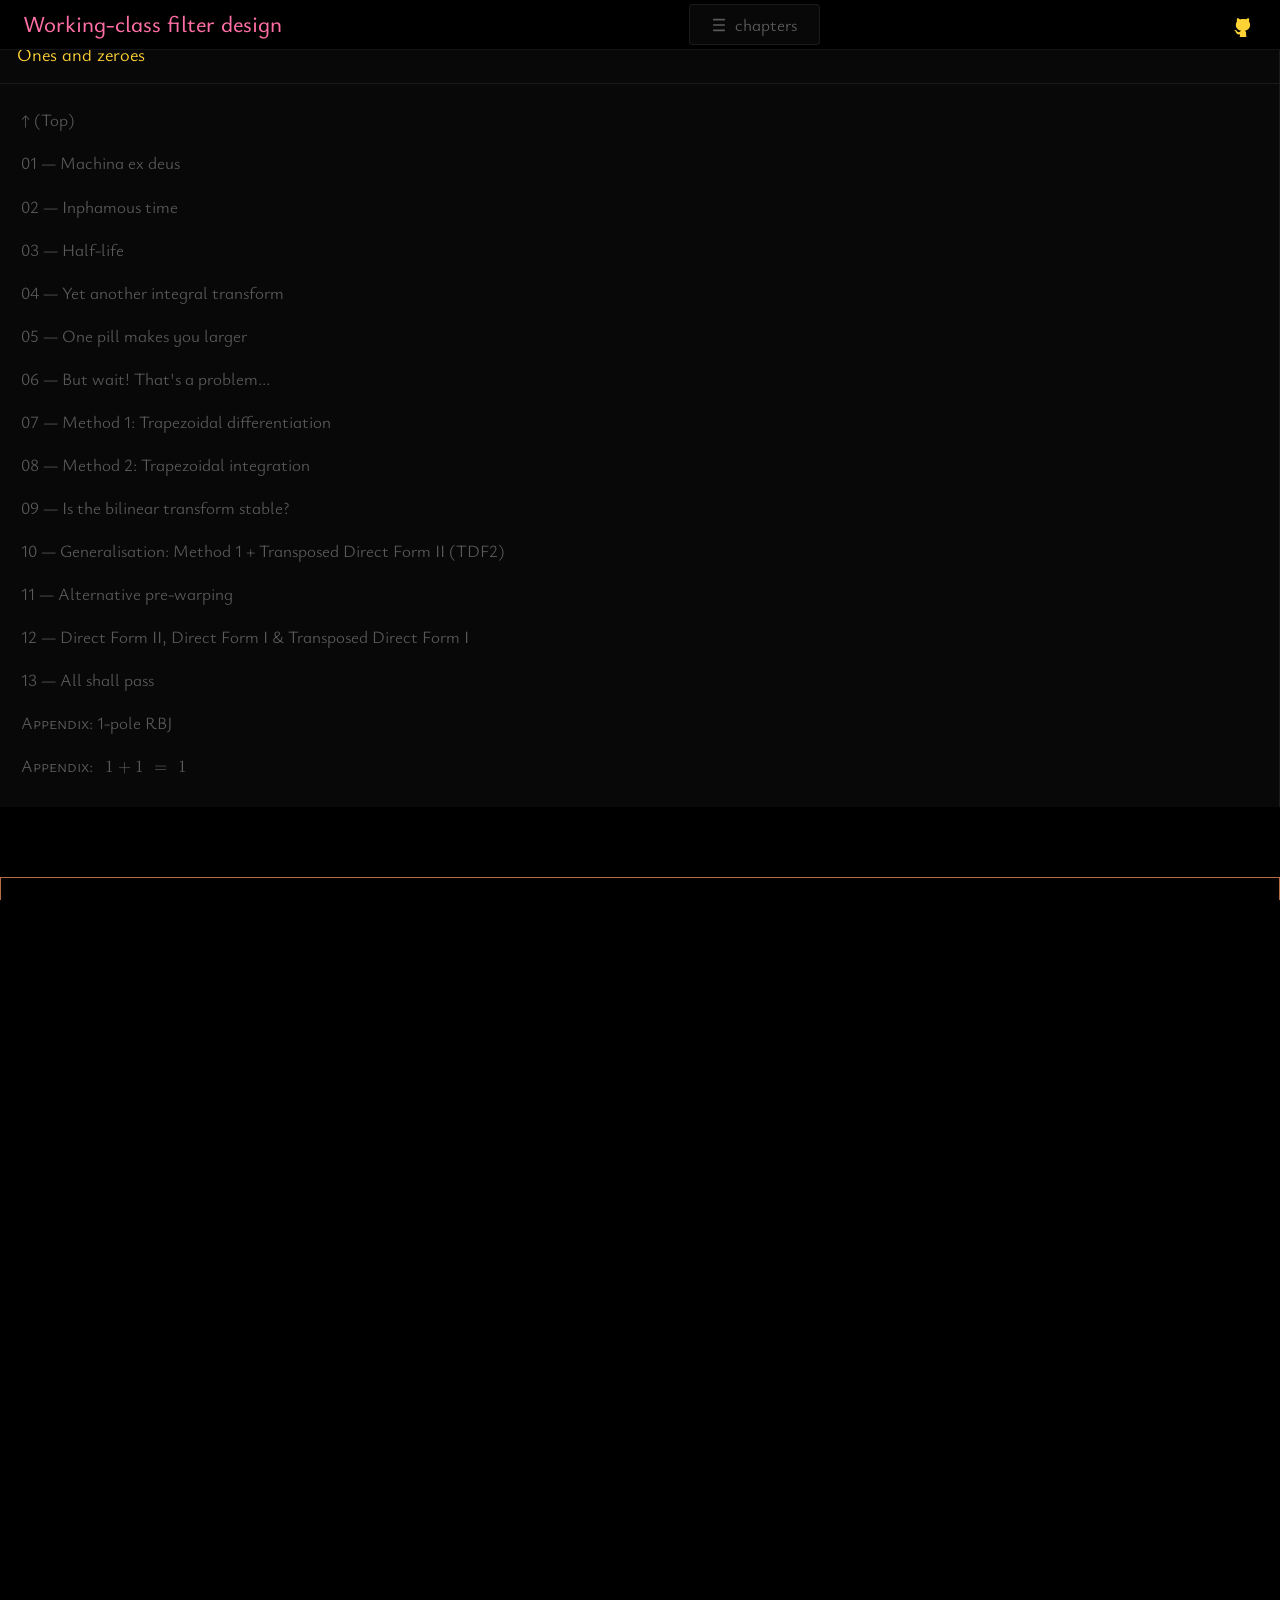
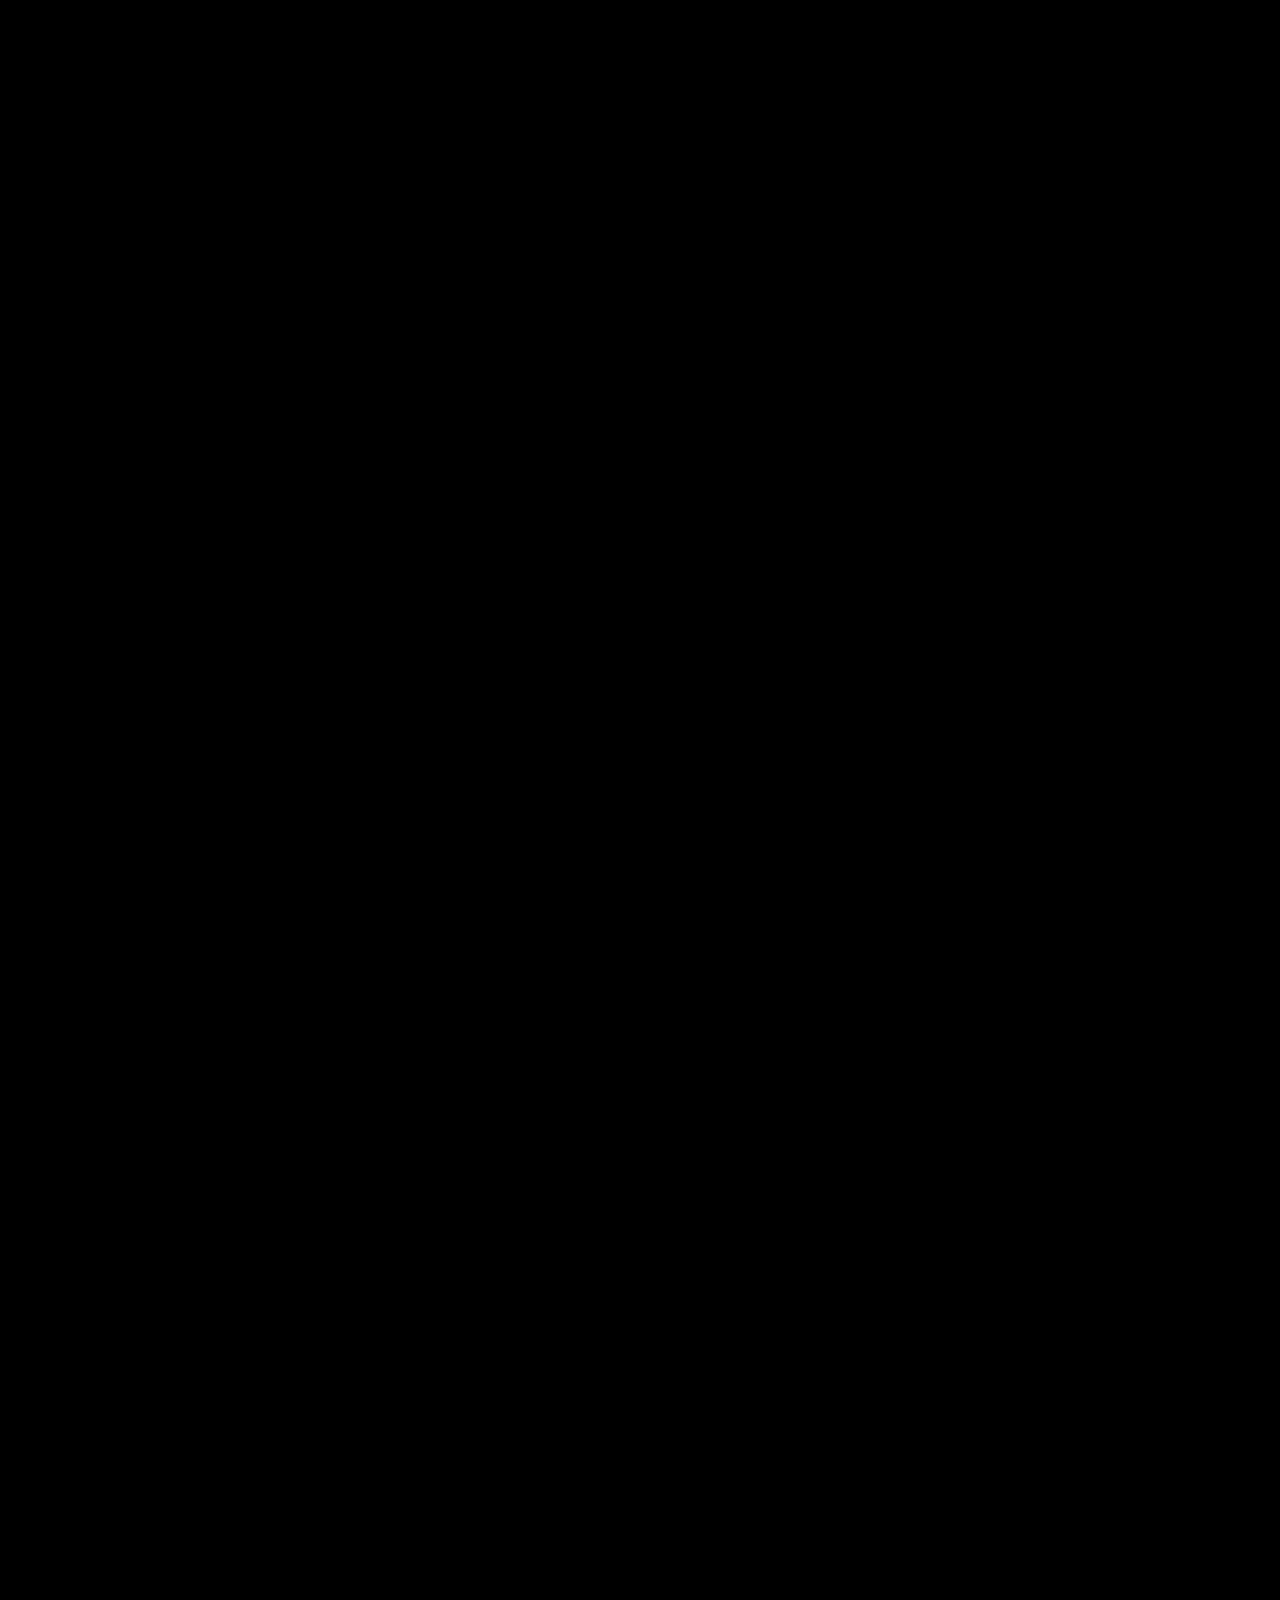
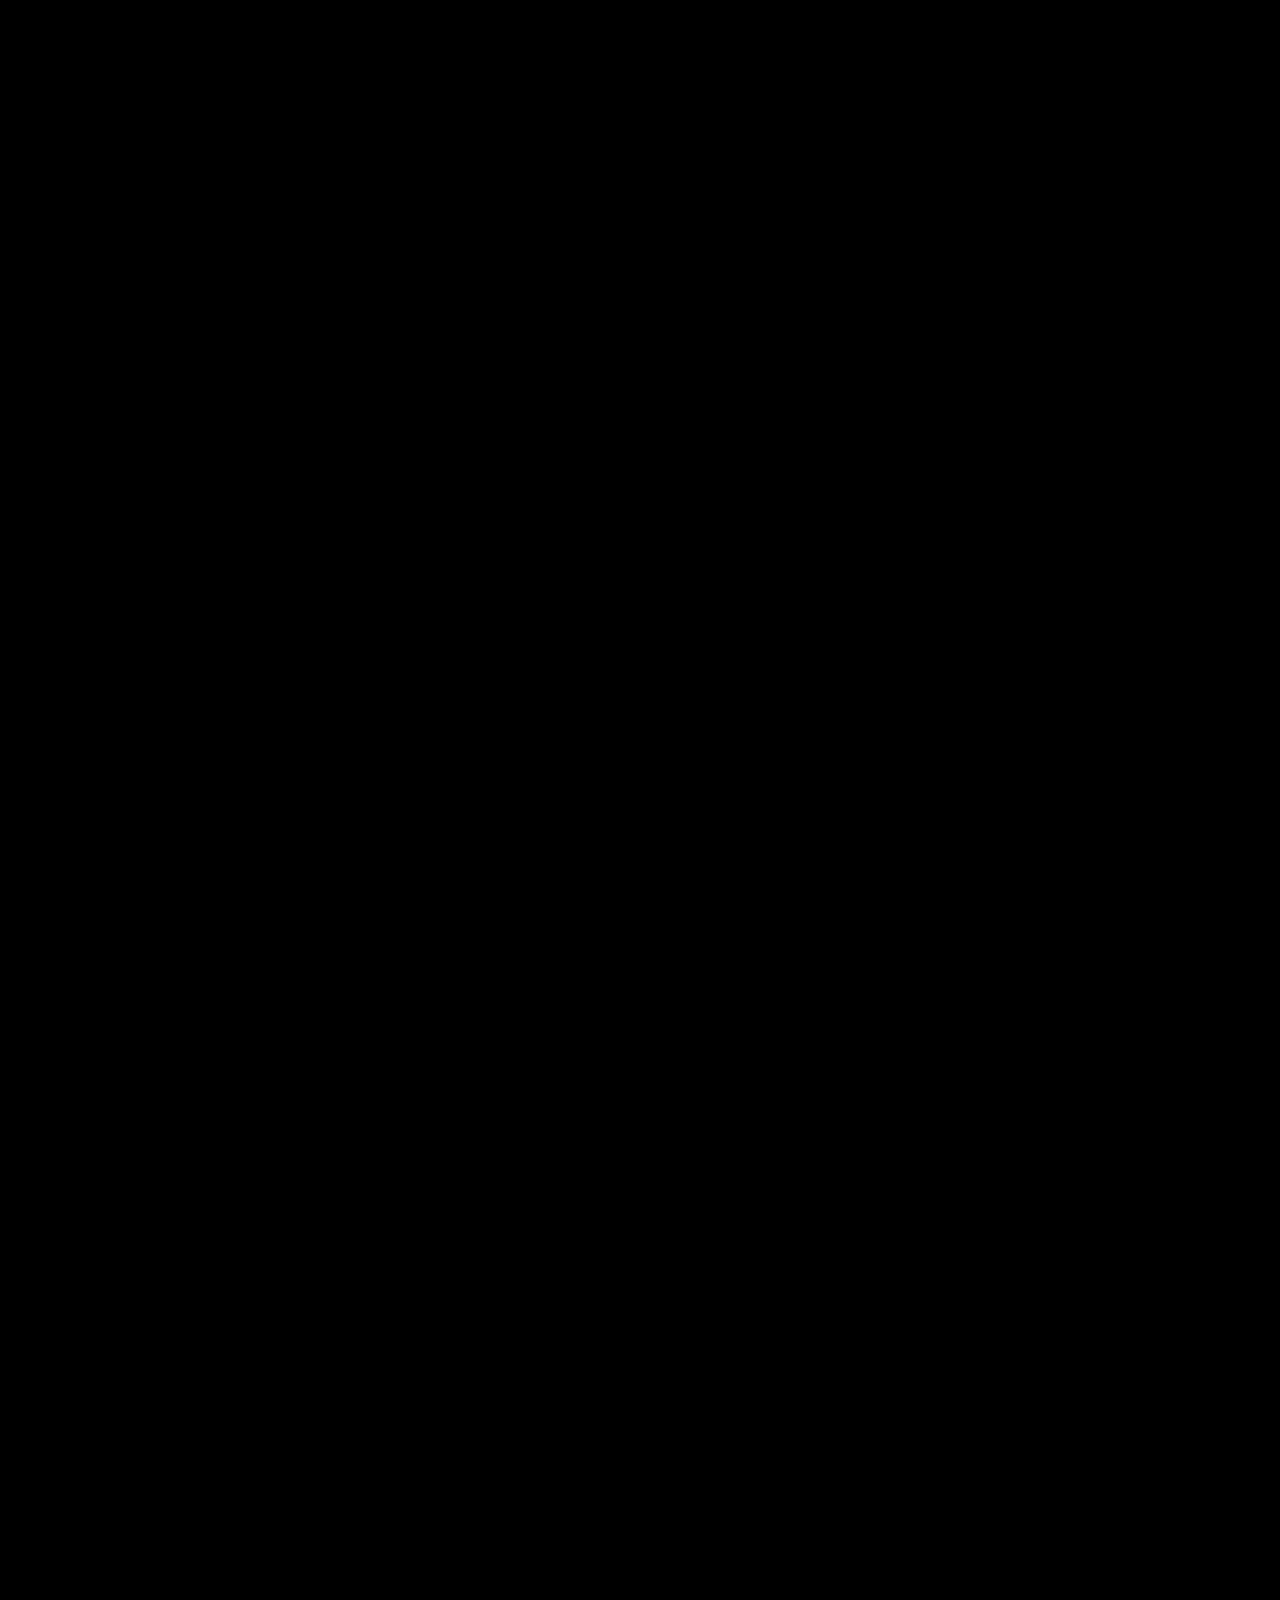
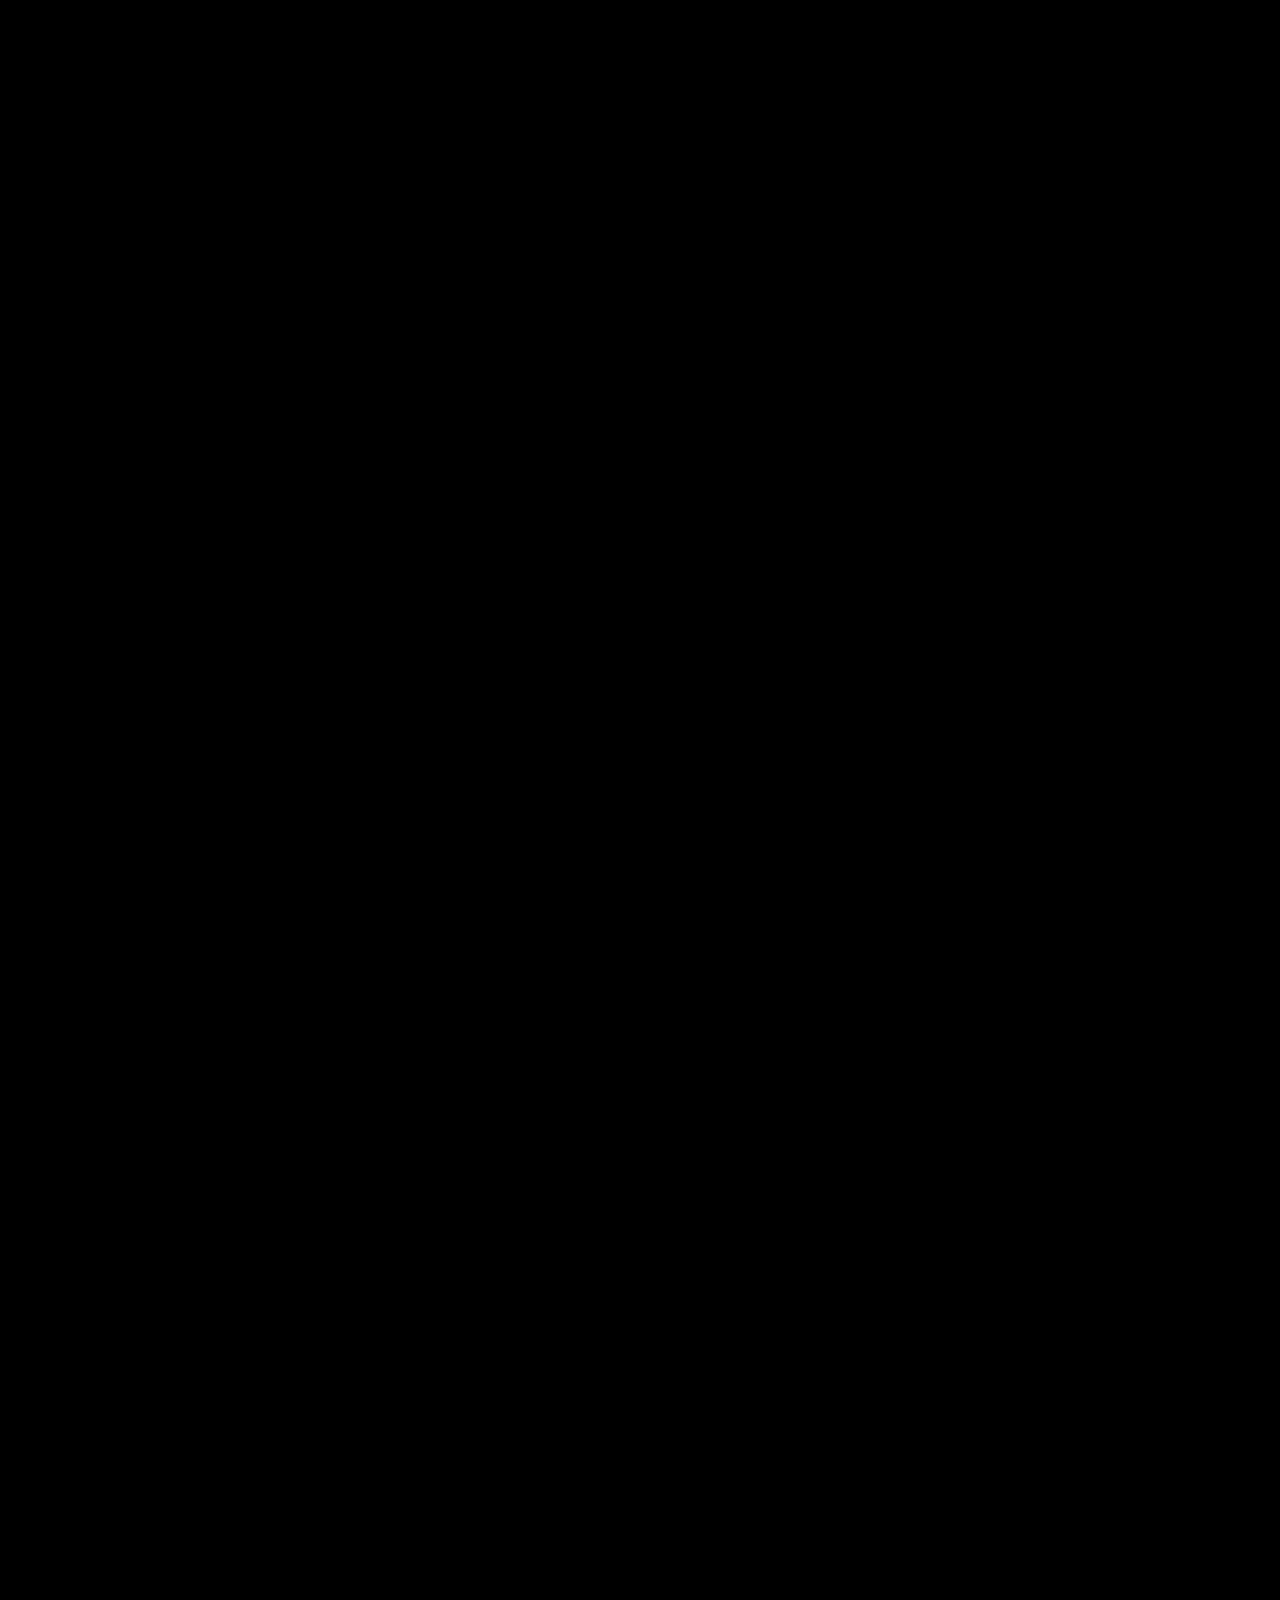
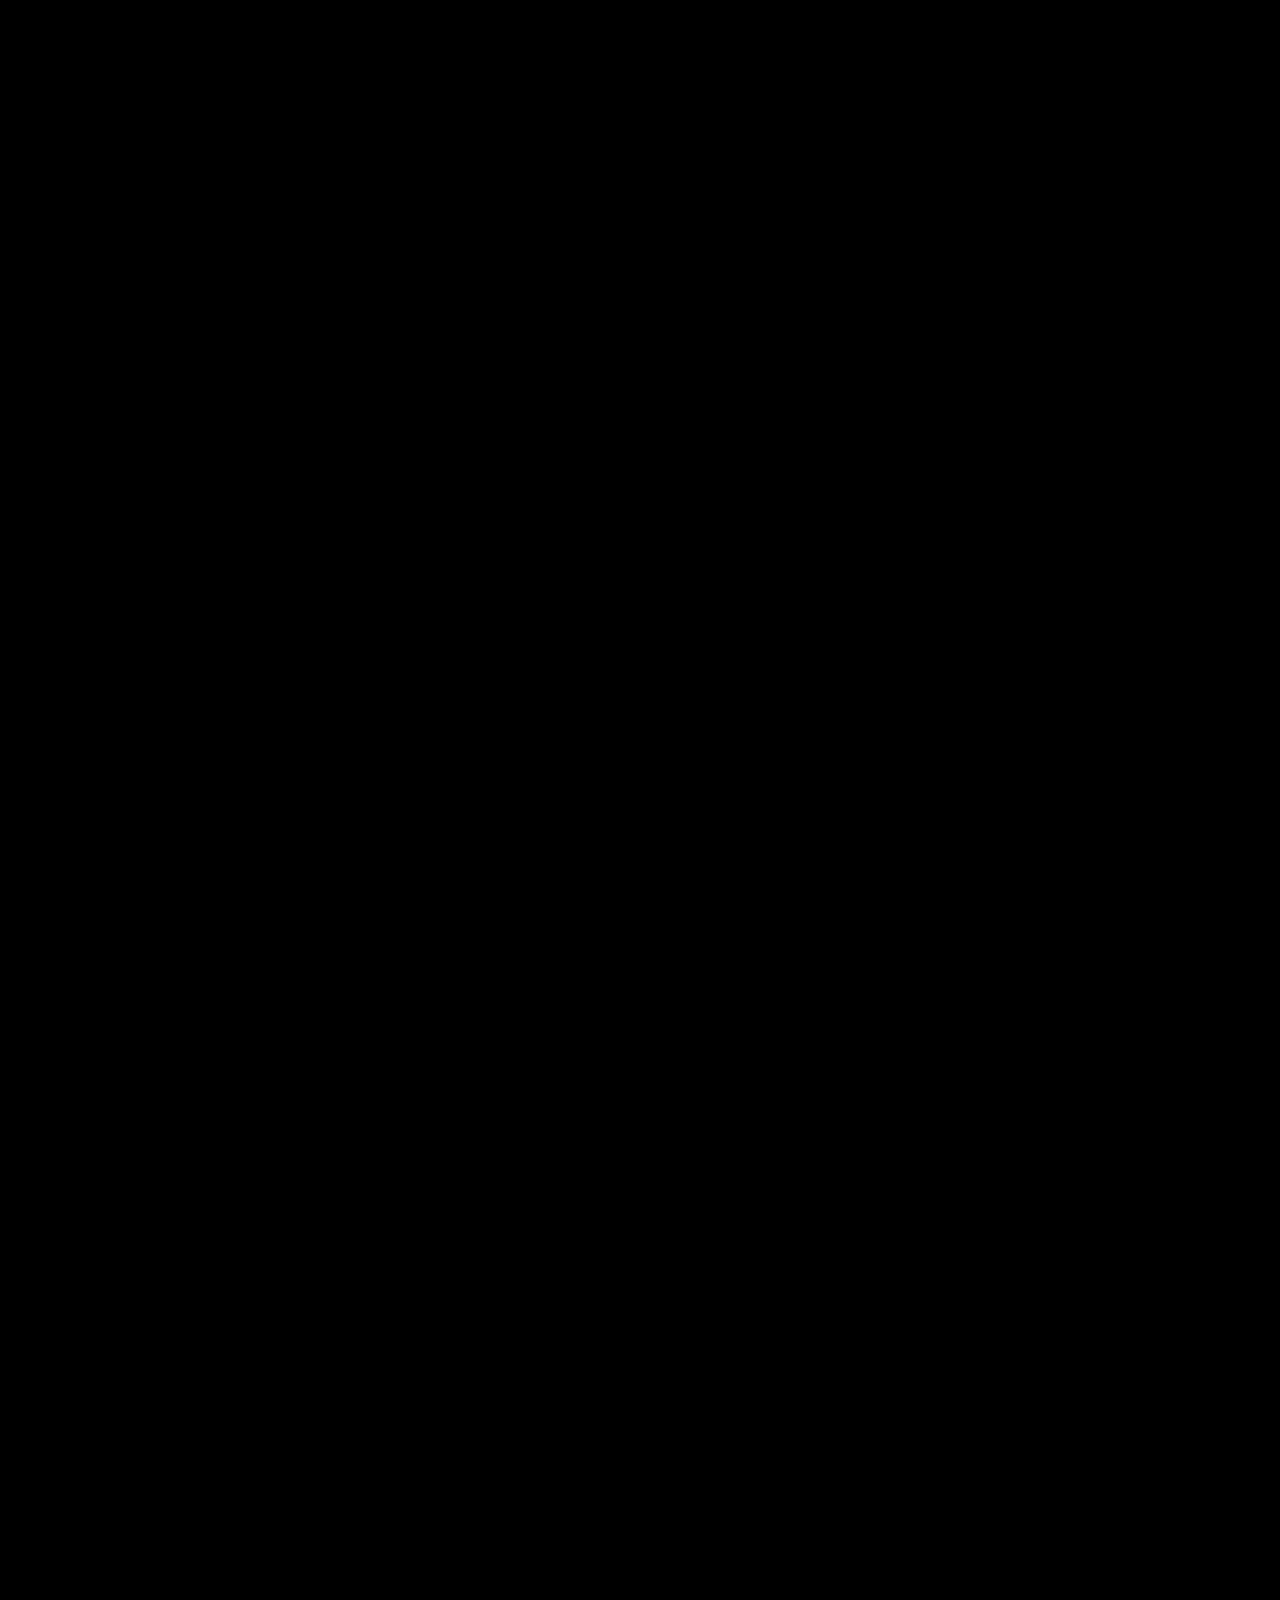
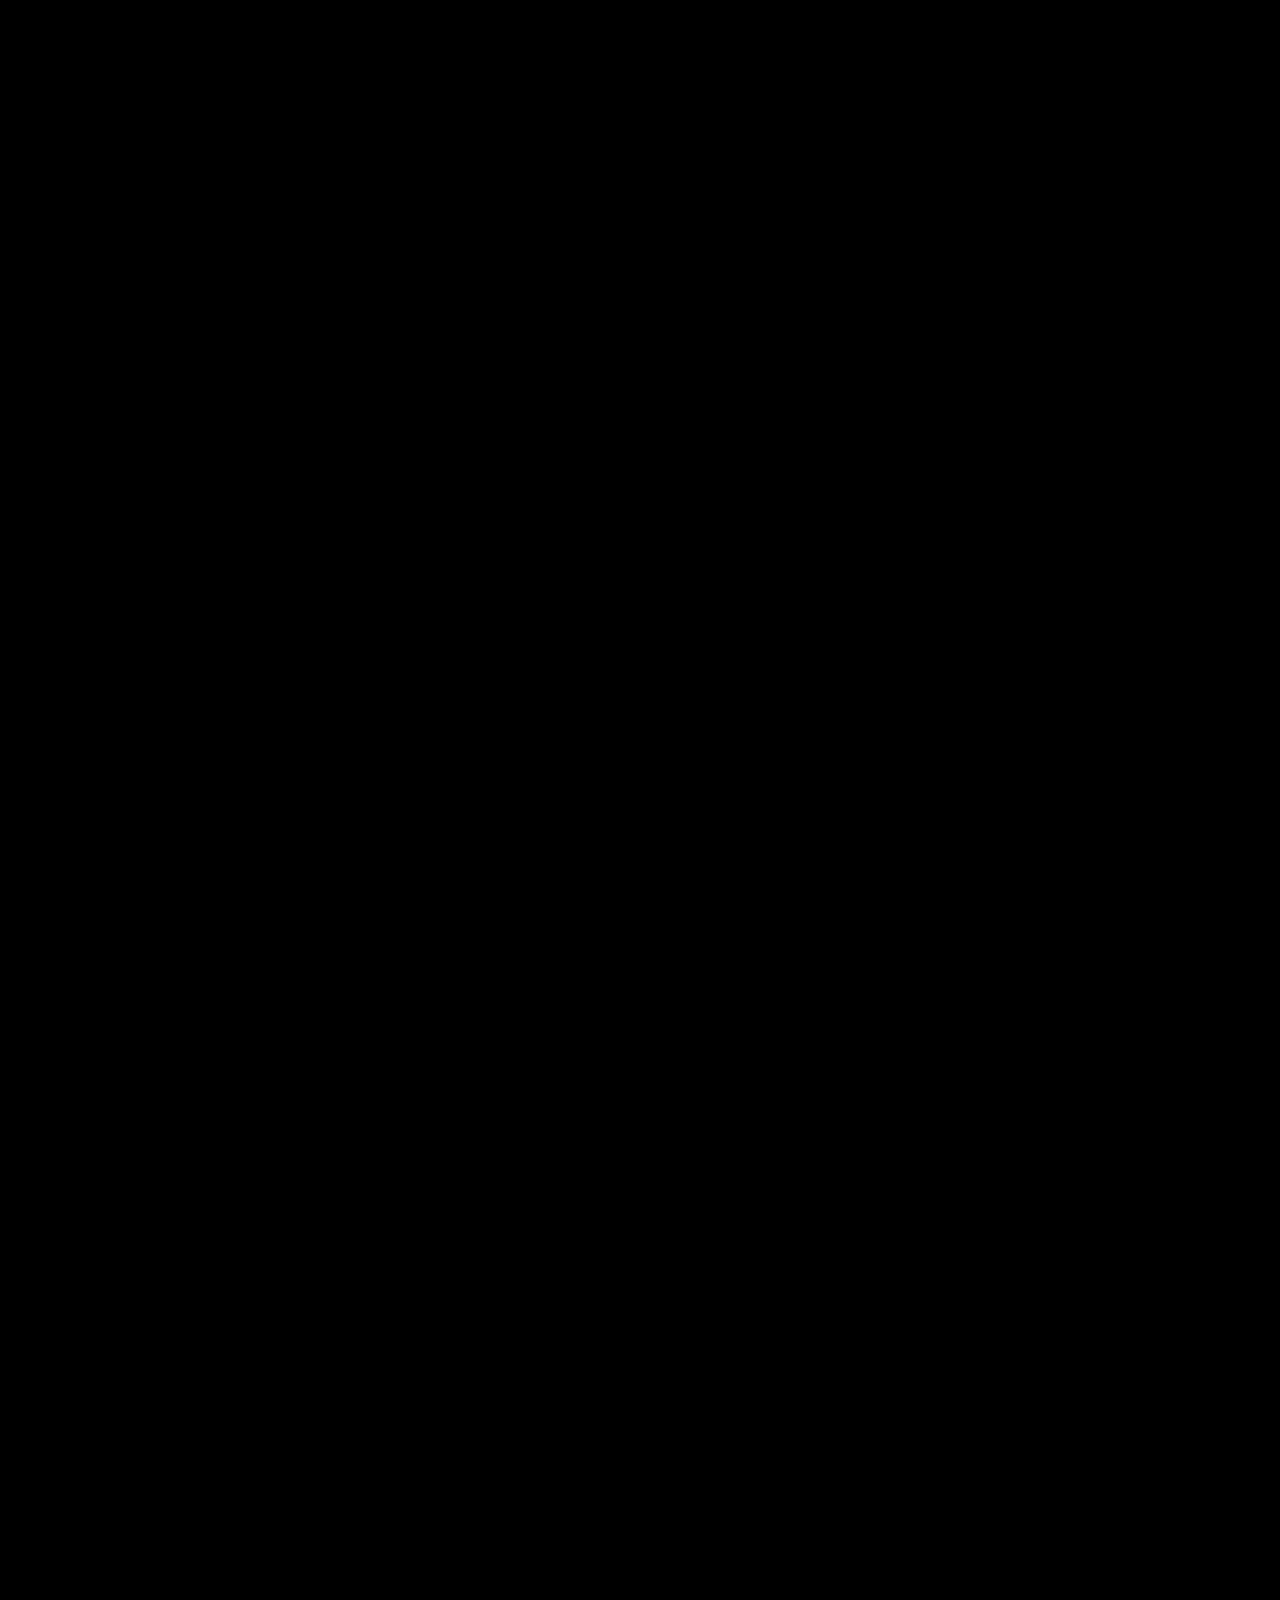
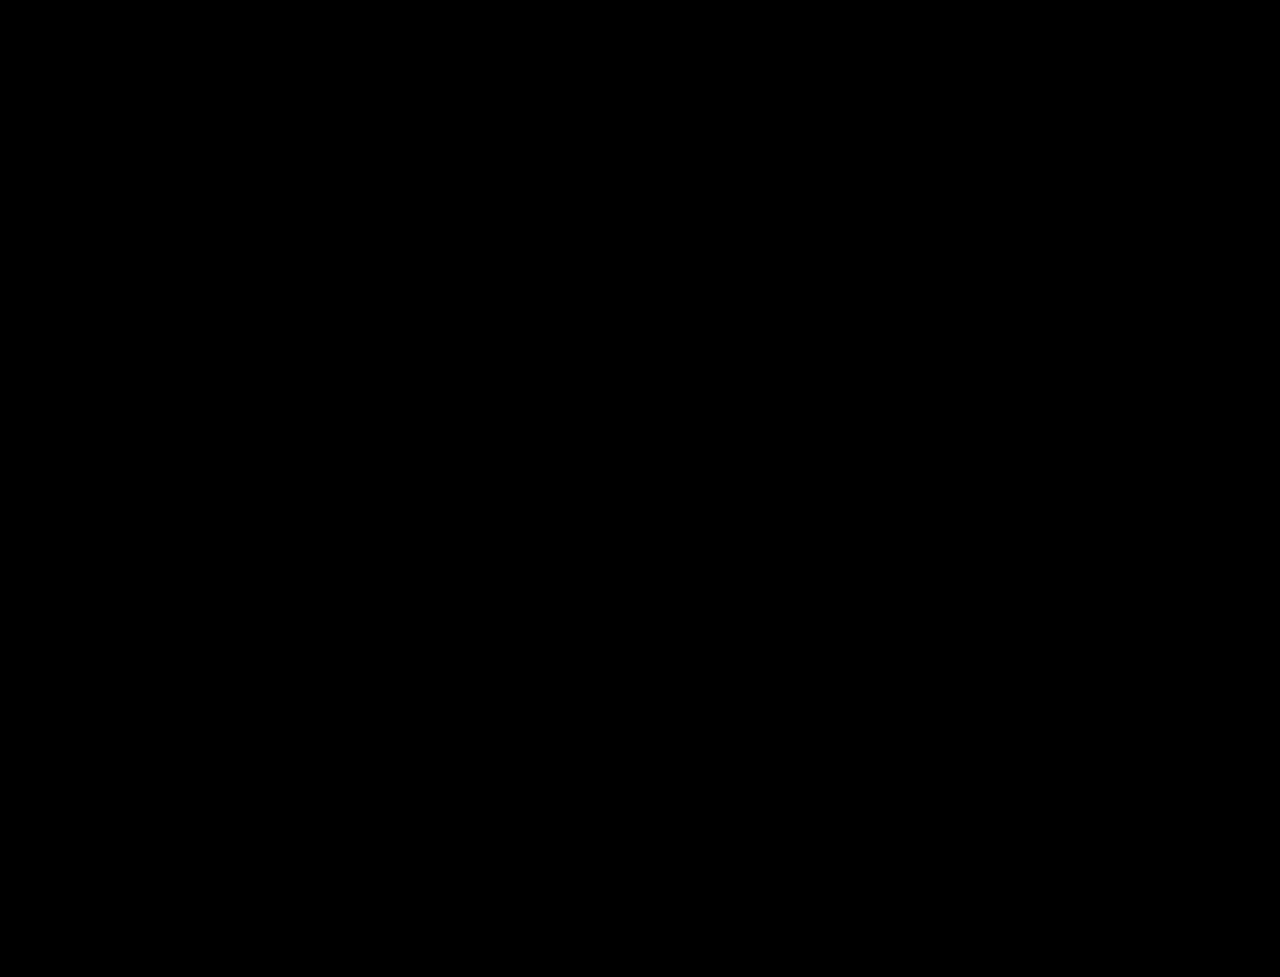
<file: chapters/07-ones-and-zeroes.html>
<!DOCTYPE html>
<html>


    <head>
        <title>Working-class filter design | TEMPLATE</title>
        <meta charset='UTF-8'/>
        <meta name="viewport" content='width=device-width, initial-scale=1'/>
        <meta name='author' content='Antoine Portes'/>
        <link rel="canonical" href="https://www.antoineportes.com/working-class_filter_design/">
        <!-- Style -->
         <link
          rel="preload"
          href="../assets/fonts/Ysabeau/YsabeauInfant[wght].woff2"
          as="font"
          type="font/woff2"
          crossorigin
        >
         <link
          rel="preload"
          href="../assets/fonts/Ysabeau/YsabeauInfant-Italic[wght].woff2"
          as="font"
          type="font/woff2"
          crossorigin
        >
         <link
          rel="preload"
          href="../assets/fonts/Ysabeau/YsabeauSC[wght].woff2"
          as="font"
          type="font/woff2"
          crossorigin
        >
         <link
          rel="preload"
          href="../assets/fonts/Unifont/unifont-17.0.05.woff2"
          as="font"
          type="font/woff2"
          crossorigin
        >
        <link rel='stylesheet'  type='text/css'  href='../assets/css/main.css'/>
        <!-- Manifest -->
        <link rel="manifest" href="../site.webmanifest">
        <!-- Favicon -->
        <link rel="icon" type="image/x-icon" href="../assets/favicon/favicon.ico">
        <link rel="icon" href="../assets/favicon/favicon.svg" type="image/svg+xml">
        <link rel="icon" type="image/png" sizes="16x16" href="../assets/favicon/favicon-16x16.png">
        <link rel="icon" type="image/png" sizes="32x32" href="../assets/favicon/favicon-32x32.png">
        <link rel="apple-touch-icon" sizes="180x180" href="../assets/favicon/apple-touch-icon.png">
        <!-- ======== SCRIPTS ======== -->
        <!-- #### Layout #### -->
        <script
          defer
          src="../assets/javascript/layout.js"
        >
        </script>
        <!-- #### MathJax #### -->
        <script
          async
          src="../assets/javascript/mathjax/config.js"
        >
        </script>
    </head>



    <body>


      <nav>

        <a
          title="Home"
          target="_self"
          type="text/html"
          charset="UTF-8"
          rel="home"
          href="../"
        >
          <h1>
            Working-class filter design
          </h1>
        </a>

        <div class="dropdown">
          <button
            onclick="toggleDropdown(event)"
            aria-haspopup="true"
            aria-expanded="false"
          >
            <svg
              viewBox="0 0 120 120"
              version="1.1"
              xmlns="http://www.w3.org/2000/svg"
            >
              <g>
                <path
                  style="stroke-width:12;stroke-linecap:round;stroke-linejoin:round;"
                  d="m 20,20 h 80"
                />
                <path
                  style="stroke-width:12;stroke-linecap:round;stroke-linejoin:round;"
                  d="m 20,60 h 80"
                />
                <path
                  style="stroke-width:12;stroke-linecap:round;stroke-linejoin:round;"
                  d="m 20,100 h 80"
                />
              </g>
            </svg>
            chapters
          </button>
          <menu>
            <!-- I. Analytic saignals -->
            <li>
              <a
                href="./01-analytic-signals.html"
                rel="prev"
              >
                Chapter <span class="small-caps">i</span>: Analytic signals
              </a>
            </li>
            <!-- II. RC -->
            <li>
              <a
                href="./02-rc.html"
                rel="prev"
              >
                Chapter <span class="small-caps">ii</span>: $ RC $
              </a>
            </li>
            <!-- III. = I + II -->
            <li>
              <a
                href="./03-equals-one-plus-two.html"
                rel="prev"
              >
                Chapter <span class="small-caps">iii</span>:
                $ \ = \ $ <span class="small-caps">i</span>
                $ + $ <span class="small-caps">ii</span>
              </a>
            </li>
            <!-- IV. Jargon -->
            <li>
              <a
                href="./04-jargon.html"
                rel="prev"
              >
                Chapter <span class="small-caps">iv</span>: Jargon
              </a>
            </li>
            <!-- V. Poles and zeroes -->
            <li>
              <a
                href="./05-poles-and-zeroes"
                rel="prev"
              >
                Chapter <span class="small-caps">v</span>: Poles and zeroes
              </a>
            </li>
            <!-- VI. More jargon -->
            <li>
              <a
                href="./06-more-jargon.html"
                rel="prev"
              >
                Chapter <span class="small-caps">vi</span>: More jargon
              </a>
            </li>
            <!-- VII. Ones and zeroes -->
            <li>
              <a
                href="#top"
                class="current"
              >
                Chapter <span class="small-caps">vii</span>: Ones and zeroes
              </a>
            </li>
            <!-- Stephen Butterworth -->
            <li>
              <a
                href="./08-stephen-butterworth.html"
                rel="next"
              >
                Chapter <span class="small-caps">viii</span>: Stephen Butterworth
              </a>
            </li>
          </menu>
        </div>

        <button class="gitHub">
          <a
            href="https://github.com/antoineportes/Working-class-filter-design"
            target="_blank"
            rel="noopener noreferrer"
            aria-label="original (GitHub repository)"
            title="original (GitHub repository)"
          >
            <svg
              width="24"
              height="24"
              viewBox="0 0 512 512"
              version="1.1"
              xmlns="http://www.w3.org/2000/svg"
            >
              <g transform="scale(4)">
                <path
                  class="octoCat"
                  d="M 82.374999,128 C 90.249999,128 120,97.285025 120,70.18496 120,35.946913 94.843771,8.0000003 63.890627,8 32.937485,7.9999997 8.0000002,35.946913 8,70.18496 7.9999998,97.043069 37.75,128 45.625,128 Z"
                />
                <path
                  d="M 54.125061,93.559792 C 37.624947,91.494958 25.999934,79.235401 25.999934,63.362485 c 0,-6.452321 2.250058,-13.420951 6.000066,-18.066659 -1.624947,-4.258577 -1.374955,-13.291907 0.499984,-17.034309 4.999967,-0.645219 11.750008,2.064699 15.750008,5.807102 4.749975,-1.548525 9.749942,-2.322787 15.875005,-2.322787 6.125061,0 11.125028,0.774262 15.625011,2.193743 3.875004,-3.613359 10.750041,-6.323277 15.750008,-5.678058 1.749943,3.484315 1.999935,12.517644 0.374987,16.905265 4,4.903796 6.124927,11.485295 6.124927,18.195703 0,15.872916 -11.624877,27.874385 -28.374983,30.068263 4.249992,2.838962 7.125028,9.033332 7.125028,16.131002 v 13.42095 c 0,3.87145 3.125028,6.06519 6.875037,4.51667 C 110.25006,118.59508 128,95.23736 128,66.330625 128,29.810041 99.250025,3.2178539e-7 63.875003,0 28.499984,-3.2178539e-7 2.6122451e-7,29.810041 0,66.330625 -2.4816324e-7,94.979273 17.624947,118.72412 41.374955,127.62841 44.749975,128.91885 48,126.59606 48,123.11175 v -10.32391 c -1.749942,0.7744 -4,1.29058 -6.000066,1.29058 -8.249992,0 -13.124962,-4.64571 -16.624979,-13.29205 C 24,97.302194 22.500049,95.23736 19.625012,94.850229 c -1.499951,-0.129044 -2.000065,-0.774262 -2.000065,-1.548524 0,-1.54866 2.50005,-2.710053 5.000098,-2.710053 3.625013,0 6.74991,2.322921 9.999935,7.097674 2.500048,3.742404 5.124962,5.419974 8.249992,5.419974 3.125028,0 5.124962,-1.1614 8,-4.129537 2.125061,-2.193878 3.750008,-4.129534 5.250089,-5.419971 z"
                />
              </g>
            </svg>
          </a>
        </button>

      </nav>



      <!--  ======  ..C..O..S..M..I..C.. ..W..R..A..P..  ======  -->
      <div class="cosmic-wrap">


        <!-- ==== .L.E.F.T. .P.A.N.E.L. ==== -->
        <aside>
          <!-- Side-bar header -->
          <header>
            <!-- chapter title -->
            <h2><u>Chapter VII</u><br/>Ones and zeroes</h2>
            <!-- arrow -->
            <button onclick="toggleSidebar()">
              <span>&xlarr;</span>
            </button>
          </header>
          <!-- Sections list -->
          <nav>
            <ul>
              <!-- top -->
              <li>
                <a href="#top">
                  &uparrow; (Top)
                </a>
              </li>
              <!-- #01 Machina ex deus -->
              <li>
                <a
                  href="#01"
                  data-target="01"
                  title="Machina ex deus"
                >
                  01 — Machina ex deus
                </a>
              </li>
              <!-- #02 Inphamous time -->
              <li>
                <a
                  href="#02"
                  data-target="02"
                  title="Inphamous time"
                >
                  02 — Inphamous time
                </a>
              </li>
              <!-- #03 Half-life-->
              <li>
                <a
                  href="#03"
                  data-target="03"
                  title="Half-life"
                >
                  03 — Half-life
                </a>
              </li>
              <!-- #04 Yet another integral transform -->
              <li>
                <a
                  href="#04"
                  data-target="04"
                  title="Yet another integral transform"
                >
                  04 — Yet another integral transform
                </a>
              </li>
              <!-- #05 One pill makes you larger -->
              <li>
                <a
                  href="#05"
                  data-target="05"
                  title="One pill makes you larger"
                >
                  05 — One pill makes you larger
                </a>
              </li>
              <!-- #06 But wait! That's a problem... -->
              <li>
                <a
                  href="#06"
                  data-target="06"
                  title="But wait! That's a problem..."
                >
                  06 — But wait! That's a problem...
                </a>
              </li>
              <!-- #07 Method 1: Trapezoidal differentiation -->
              <li>
                <a
                  href="#07"
                  data-target="07"
                  title="Method 1: Trapezoidal differentiation"
                >
                  07 — Method 1: Trapezoidal differentiation
                </a>
              </li>
              <!-- #08 Method 2: Trapezoidal integration -->
              <li>
                <a
                  href="#08"
                  data-target="08"
                  title="Method 2: Trapezoidal integration"
                >
                  08 — Method 2: Trapezoidal integration
                </a>
              </li>
              <!-- #09 Is the bilinear transform stable? -->
              <li>
                <a
                  href="#09"
                  data-target="09"
                  title="Is the bilinear transform stable?"
                >
                  09 — Is the bilinear transform stable?
                </a>
              </li>
              <!-- #10  Generalisation: Method 1 + Transposed Direct Form II (TDF2) -->
              <li>
                <a
                  href="#10"
                  data-target="10"
                  title=" Generalisation: Method 1 + Transposed Direct Form II (TDF2)"
                >
                  10 —  Generalisation: Method 1 + Transposed Direct Form II (TDF2)
                </a>
              </li>
              <!-- #11 Alternative pre-warping -->
              <li>
                <a
                  href="#11"
                  data-target="11"
                  title="Alternative pre-warping"
                >
                  11 — Alternative pre-warping
                </a>
              </li>
              <!-- #12 Direct Form II, Direct Form I & Transposed Direct Form I -->
              <li>
                <a
                  href="#12"
                  data-target="12"
                  title="Direct Form II, Direct Form I & Transposed Direct Form I"
                >
                  12 — Direct Form II, Direct Form I & Transposed Direct Form I
                </a>
              </li>
              <!-- #13  All shall pass -->
              <li>
                <a
                  href="#13"
                  data-target="13"
                  title=" All shall pass"
                >
                  13 —  All shall pass
                </a>
              </li>
              <!-- APPENDIX: 1-pole RBJ -->
              <li>
                <a
                  href="#APPENDIX"
                  data-target="APPENDIX"
                  title="1-pole RBJ"
                >
                  <span class="small-caps">Appendix:</span> 1-pole RBJ
                </a>
              </li>
              <!-- BONUS: 1 + 1 = 1 -->
              <li>
                <a
                  href="#BONUS"
                  data-target="BONUS"
                  title="1 + 1 = 1"
                >
                  <span class="small-caps">Appendix:</span> &nbsp; $ 1 + 1 \ = \ 1 $
                </a>
              </li>
            </ul>
          </nav>
          <div class="handle"></div>
        </aside>


        <!-- ==== .M.A.I.N. .W.I.N.D.O.W. ==== -->
        <main>


          <!-- == CHAPTER == -->
          <div class="chapter" id="top">
            <!-- = Chapter title = -->
            <h2><u>Chapter VII</u>: Ones and zeroes</h2>


            <!-- = Section #01 = -->
            <section id="01">
              <!-- top quote -->
              <header>
                <blockquote>
                  No 9000 computer has ever made a mistake or distorted information.
                </blockquote>
                <footer>— HAL 9000 (<cite>2001: A Space Odyssey</cite>)</footer>
              </header>
              <!-- section title -->
              <h3>01 — Machina ex deus</h3>

              <div role="paragraph">
                All work and no play makes Jack a dull boy.
                <br/>
                All work and no play makes Jack a dull boy.
                <br/>
                All work and no play makes Jack a dull boy.
                <br/>
                All work and no play makes Jack a dull boy.
                <br/>
                All work and no play makes Jack a dull boy.
                <br/>
                All work and no play makes Jack a dull boy.
                <br/>
                All work and no play makes Jack a dull boy.
                <br/>
                All work and no play makes Jack a dull boy.
                <br/>
                All work and no play makes Jack a dull boy.
                <br/>
                All work and no play makes Jack a dull boy.
                <br/>
                All work and no play makes Jack a dull boy.
              </div><!-- end p -->

            </section><!-- end #01 -->


            <!-- = Section #02 = -->
            <section id="02">
              <!-- top quote -->
              <header>
                <blockquote>
                  Purple phaze all around,
                  <br/>
                  don't know if I'm coming up or down.
                </blockquote>
                <footer>— Jimi Phendrix (<cite>multiverse 42-zeta-027</cite>)</footer>
              </header>
              <!-- section title -->
              <h3>02 — Inphamous time</h3>

              <div role="paragraph">
                All work and no play makes Jack a dull boy.
                <br/>
                All work and no play makes Jack a dull boy.
                <br/>
                All work and no play makes Jack a dull boy.
                <br/>
                All work and no play makes Jack a dull boy.
                <br/>
                All work and no play makes Jack a dull boy.
                <br/>
                All work and no play makes Jack a dull boy.
                <br/>
                All work and no play makes Jack a dull boy.
                <br/>
                All work and no play makes Jack a dull boy.
                <br/>
                All work and no play makes Jack a dull boy.
                <br/>
                All work and no play makes Jack a dull boy.
                <br/>
                All work and no play makes Jack a dull boy.
              </div><!-- end p -->

            </section><!-- end #02 -->


            <!-- section #03 -->
            <section id="03">
              <!-- section title -->
              <h3>03 — Half-life</h3>

              <div role="paragraph">
                All work and no play makes Jack a dull boy.
                <br/>
                All work and no play makes Jack a dull boy.
                <br/>
                All work and no play makes Jack a dull boy.
                <br/>
                All work and no play makes Jack a dull boy.
                <br/>
                All work and no play makes Jack a dull boy.
                <br/>
                All work and no play makes Jack a dull boy.
                <br/>
                All work and no play makes Jack a dull boy.
                <br/>
                All work and no play makes Jack a dull boy.
                <br/>
                All work and no play makes Jack a dull boy.
                <br/>
                All work and no play makes Jack a dull boy.
                <br/>
                All work and no play makes Jack a dull boy.
              </div><!-- end p -->

            </section><!-- end #03 -->


            <!-- section #04 -->
            <section id="04">
              <!-- section title -->
              <h3>04 — Yet another integral transform</h3>

              <div role="paragraph">
                All work and no play makes Jack a dull boy.
                <br/>
                All work and no play makes Jack a dull boy.
                <br/>
                All work and no play makes Jack a dull boy.
                <br/>
                All work and no play makes Jack a dull boy.
                <br/>
                All work and no play makes Jack a dull boy.
                <br/>
                All work and no play makes Jack a dull boy.
                <br/>
                All work and no play makes Jack a dull boy.
                <br/>
                All work and no play makes Jack a dull boy.
                <br/>
                All work and no play makes Jack a dull boy.
                <br/>
                All work and no play makes Jack a dull boy.
                <br/>
                All work and no play makes Jack a dull boy.
              </div><!-- end p -->

            </section><!-- end #04 -->


            <!-- section #05 -->
            <section id="05">
              <!-- section title -->
              <h3>05 — One pill makes you larger</h3>

              <div role="paragraph">
                All work and no play makes Jack a dull boy.
                <br/>
                All work and no play makes Jack a dull boy.
                <br/>
                All work and no play makes Jack a dull boy.
                <br/>
                All work and no play makes Jack a dull boy.
                <br/>
                All work and no play makes Jack a dull boy.
                <br/>
                All work and no play makes Jack a dull boy.
                <br/>
                All work and no play makes Jack a dull boy.
                <br/>
                All work and no play makes Jack a dull boy.
                <br/>
                All work and no play makes Jack a dull boy.
                <br/>
                All work and no play makes Jack a dull boy.
                <br/>
                All work and no play makes Jack a dull boy.
              </div><!-- end p -->

            </section><!-- end #05 -->


            <!-- section #06 -->
            <section id="06">
              <!-- section title -->
              <h3>06 — But wait! That's a problem...</h3>

              <div role="paragraph">
                All work and no play makes Jack a dull boy.
                <br/>
                All work and no play makes Jack a dull boy.
                <br/>
                All work and no play makes Jack a dull boy.
                <br/>
                All work and no play makes Jack a dull boy.
                <br/>
                All work and no play makes Jack a dull boy.
                <br/>
                All work and no play makes Jack a dull boy.
                <br/>
                All work and no play makes Jack a dull boy.
                <br/>
                All work and no play makes Jack a dull boy.
                <br/>
                All work and no play makes Jack a dull boy.
                <br/>
                All work and no play makes Jack a dull boy.
                <br/>
                All work and no play makes Jack a dull boy.
              </div><!-- end p -->

            </section><!-- end #06 -->


            <!-- section #07 -->
            <section id="07">
              <!-- section title -->
              <h3>07 — Method 1: Trapezoidal differentiation</h3>

              <div role="paragraph">
                All work and no play makes Jack a dull boy.
                <br/>
                All work and no play makes Jack a dull boy.
                <br/>
                All work and no play makes Jack a dull boy.
                <br/>
                All work and no play makes Jack a dull boy.
                <br/>
                All work and no play makes Jack a dull boy.
                <br/>
                All work and no play makes Jack a dull boy.
                <br/>
                All work and no play makes Jack a dull boy.
                <br/>
                All work and no play makes Jack a dull boy.
                <br/>
                All work and no play makes Jack a dull boy.
                <br/>
                All work and no play makes Jack a dull boy.
                <br/>
                All work and no play makes Jack a dull boy.
              </div><!-- end p -->

            </section><!-- end #07 -->


            <!-- section #08 -->
            <section id="08">
              <!-- section title -->
              <h3>08 — Method 2: Trapezoidal integration</h3>

              <div role="paragraph">
                All work and no play makes Jack a dull boy.
                <br/>
                All work and no play makes Jack a dull boy.
                <br/>
                All work and no play makes Jack a dull boy.
                <br/>
                All work and no play makes Jack a dull boy.
                <br/>
                All work and no play makes Jack a dull boy.
                <br/>
                All work and no play makes Jack a dull boy.
                <br/>
                All work and no play makes Jack a dull boy.
                <br/>
                All work and no play makes Jack a dull boy.
                <br/>
                All work and no play makes Jack a dull boy.
                <br/>
                All work and no play makes Jack a dull boy.
                <br/>
                All work and no play makes Jack a dull boy.
              </div><!-- end p -->

            </section><!-- end #08 -->


            <!-- section #09 -->
            <section id="09">
              <!-- section title -->
              <h3>09 — Is the bilinear transform stable?</h3>

              <div role="paragraph">
                All work and no play makes Jack a dull boy.
                <br/>
                All work and no play makes Jack a dull boy.
                <br/>
                All work and no play makes Jack a dull boy.
                <br/>
                All work and no play makes Jack a dull boy.
                <br/>
                All work and no play makes Jack a dull boy.
                <br/>
                All work and no play makes Jack a dull boy.
                <br/>
                All work and no play makes Jack a dull boy.
                <br/>
                All work and no play makes Jack a dull boy.
                <br/>
                All work and no play makes Jack a dull boy.
                <br/>
                All work and no play makes Jack a dull boy.
                <br/>
                All work and no play makes Jack a dull boy.
              </div><!-- end p -->

            </section><!-- end #09 -->


            <!-- section #10 -->
            <section id="10">
              <!-- section title -->
              <h3>10 — Generalisation: Method 1 + Transposed Direct Form II (TDF2)</h3>

              <div role="paragraph">
                All work and no play makes Jack a dull boy.
                <br/>
                All work and no play makes Jack a dull boy.
                <br/>
                All work and no play makes Jack a dull boy.
                <br/>
                All work and no play makes Jack a dull boy.
                <br/>
                All work and no play makes Jack a dull boy.
                <br/>
                All work and no play makes Jack a dull boy.
                <br/>
                All work and no play makes Jack a dull boy.
                <br/>
                All work and no play makes Jack a dull boy.
                <br/>
                All work and no play makes Jack a dull boy.
                <br/>
                All work and no play makes Jack a dull boy.
                <br/>
                All work and no play makes Jack a dull boy.
              </div><!-- end p -->

            </section><!-- end #10 -->


            <!-- section #11 -->
            <section id="11">
              <!-- top quote -->
              <header>
                <blockquote>
                  Not all cookbooks are anarchist.
                  <br/>
                  Not all anarchists are cookbook.
                </blockquote>
                <footer>— Anonymous graffiti (<cite>some public toilets</cite>)</footer>
              </header>
              <!-- section title -->
              <h3>11 — Alternative pre-warping</h3>

              <div role="paragraph">
                <u>Disclaimer</u>: I didn't come up with the following idea.
                <br/>
                It's Robert Bristow-Johnson's technique
                — and it's exposed at the end of his famous
                <a
                  href="https://www.musicdsp.org/en/latest/_downloads/3e1dc886e7849251d6747b194d482272/Audio-EQ-Cookbook.txt"
                  target="_blank"
                  rel="external"
                  type="text/html"
                  hreflang="en"
                  charset="UTF-8"
                  title="Musicdsp.org | Audio-EQ-Cookbook.txt"
                >
                  cookbook</a>.
                  <br/>
                  That is: <b>after</b> the copy/paste-ready closed formulae,
                  RBJ shows us where they come from: not black magic,
                  only Calculus and trigonometry
                  — ok, maybe that's what <cite>black magic</cite> refers to.
                  <br/>
                  This means: his cookbook didn't have to be one
                  — had people read it in full.
              </div><!-- end p -->

              <div role="paragraph">
                (As you can see, I didn't come up with the
                <span class="eq-popup-trig">
                  pseudo-code monospace aesthetic
                  <span class="eq-popup-actual">
                    (... GitHub's the original
                    <br/>
                    — you're reading the derivative...)
                  </span>
                </span>
                either — <cite>opposite of a cookbook</cite>...
                more like <cite>Through the Looking-Glass</cite>.)
                <br/>
                $ \bigl( $(<span class="eq-popup-trig">
                  Monospace block diagrams
                  <span class="eq-popup-actual">
                    Is this field mandatory?
                  </span>
                </span>
                are 100% Working-class block diagrams though.)$ \bigr) $
              </div><!-- end p -->

              <div role="paragraph">
                Robert injects BLT into the transfer function in unit-cutoff normalisation.
                <br/>
                So the substitution is not operated on $ s $,
                but rather on $ \ s' \ = \ s / \omega_c \ $.
                <br/>
                For it to work properly, we need $ s $ and $ \omega_c $ to be commensurable.
                <br/>
                We need to rescale
                $ \ 0 \ \lt \ {\omega_c T} \ \lt \ \Nyquist \ $ as
                $ \ 0 \ \lt \ \omega_c \ \lt \ + \infty \ $.
                <br/>
                So:
                <div class="math-block-wrap">
                  $$
                    \lim_{\omega_c \ \to \ \pi / T}
                    \ \longleftarrow \
                    \lim_{\omega_c \ \to \ + \infty}
                  $$
                </div>
                <div class="split pseudo-grid">
                  <div>
                    We've already found the formula
                    (<a
                      href="#05"
                      target="_self"
                      rel="help"
                      type="text/html"
                      hreflang="en"
                      charset="UTF-8"
                      title="05 — One pill makes you larger"
                    >#05</a>
                    and
                    (<a
                      href="#06"
                      target="_self"
                      rel="help"
                      type="text/html"
                      hreflang="en"
                      charset="UTF-8"
                      title="06 — But wait! That's a problem..."
                    >#06</a>):
                  </div>
                  <div class="math-split-wrap">
                    $$
                      \omega_c \ \longleftarrow \
                      2 \tan ( \omega_c T / 2 ) / T
                    $$
                  </div>
                </div><!-- end split -->
                In case you're reading RBJ's cookbook in parallel
                and wonder why there is no $ T $ in his formula:
                <br/>
                we're using $ \omega_c $,
                he's using <span class="ASCII">w0</span>
                — which is defined around the beginning
                (<span class="ASCII">Then compute a few intermediate variables</span>),
                as:
                <span class="ASCII nowrap"> w0 = 2*pi*f0/Fs </span>
                which here corresponds to:
                <div class="split pseudo-grid">
                  <div class="math-split-wrap">
                    $$
                      2 \pi \f_c / \fs \ = \ \omega_c / \fs \ = \ \omega_c T
                    $$
                  </div>
                  <div>
                    then <span class="ASCII nowrap"> w0/2 </span>
                    corresponds to:
                  </div>
                  <div class="math-split-wrap">
                    $$
                      \omega_c T/2
                    $$
                  </div>
                  <div>
                    alles gut.
                  </div>
                </div><!--  end split -->
                The substitution:
                <div class="math-block-wrap">
                  $$
                    s' \quad \longleftarrow \quad
                    \pfrac{
                      \dfrac{2}{T}
                      \cdot
                      \dfrac{1 - z^{-1}}{1 + z^{-1}}
                      \rule[-2.5ex]{0pt}{0pt}
                    }{
                      \rule[4ex]{0pt}{0pt}
                      \dfrac{2}{T} \tan (\omega_c T/2)
                    } \ = \
                    \frac{1}{\tan (\omega_c T/2)}
                    \cdot
                    \frac{1 - z^{-1}}{1 + z^{-1}}
                  $$
                </div>
                Ok, clean.
                Except the function $ \ \tan (x) \ $ tends to infinity
                when $ x $ tends to $ \pi / 2 $,
                <br/>
                so $ \ 1 / \tan (\omega_c T/2) \ $ will give very bad approximations
                when the frequency tends to $ \Nyquist $.
                <br/>
                Luckily there are legions of trigonometric identities.
                So we can likely re-express $ \ 1 / \tan (x/2) \ $
                in terms of cosine and sine.
                <br/>
                Except...
                <div class="split pseudo-grid">
                  <div class="math-split-wrap">
                    $$
                      \tan (x) \ = \ \pfrac{\sin (x)}{\cos (x)}
                    $$
                  </div>
                  <div>
                    so
                  </div>
                  <div class="math-split-wrap">
                    $$
                      \frac{1}{\tan (x)} \ = \ \frac{\cos (x)}{\sin (x)}
                    $$
                  </div>
                </div><!-- end split -->
                and $ \ \sin (x) \ = \ 0 \ $ means also very bad approximations
                when the frequency tends to DC.
                <br/>
                So the ideal solution should only rely on cosine.
                <br/>
                Easy: $ \ \sin (x) \ = \ \cos (x - \pi / 2) \ $ ...&nbsp;
                which doesn't fix the DC issue.
                <br/>
                Looking back at RBJ's solution, he didn't bother with the sine issue.
                <br/>
                I guess when people accuse traditional BLT of quantisation noise at DC,
                they do in fact know their shit...
                <br/>
                Or at least they trust people who do.
                <br/>
                <span class="small-caps"><u>Edit</u></span>:&nbsp;
                As we're about to find out, it's more complicated than that
                (spoiler: denominators can cancel out...).
              </div><!-- end p -->

              <div role="paragraph">
                Never mind.
                <div class="math-block-wrap">
                  $$
                    \frac{1}{\tan (x/2)} \ = \ \frac{\cos (x/2)}{\sin (x/2)}
                  $$
                </div>
                Euler to the rescue.
                <br/>
                Let's define $ \ \xi = x/2 \ \iff \ x = 2 \xi \ $.
                <br/>
                Let's be bold and try solving both equations at once,
                using: $ \ \exp (j x) \ = \ \cos (x) + j \sin (x) \ = \ \zeta \ $.
                <br/>
                So:
                <div class="math-block-wrap">
                  $$
                    \zeta \ = \ \exp (j 2 \xi) \ = \ \exp (j \xi)^2 \quad
                    \iff \quad
                    \cos (2 \xi) + j \sin (2 \xi) \
                    = \ \bigl( \cos (\xi) + j \sin (\xi) \bigr)^2
                    \\ \\
                    \iff \quad
                    \cos (2 \xi) + j \sin (2 \xi) \
                    = \ \cos^2 (\xi) + j 2 \cos (\xi) \sin (\xi) - \sin^2 (\xi)
                  $$
                </div>
                so:
                <div class="math-block-wrap">
                  $$
                    \begin{alignat}{3}
                      \Re (\zeta) \ = \ &\cos (2 \xi) \ &= \ &\cos^2 (\xi) - \sin^2 (\xi)
                      \\
                      \Im (\zeta) \ = \ &\sin (2 \xi) \ &= \ &2 \cos (\xi) \sin (\xi)
                    \end{alignat}
                  $$
                </div>
                Then:
                <div class="math-block-wrap">
                  $$
                  - \sin^2 (x/2) \ = \ \cos (x) - \cos^2 (x/2)
                  \quad \iff \quad
                  \sin^2 (x/2) \ = \ \cos^2 (x/2) - \cos (x)
                  \\ \\
                  \iff \quad
                  1 - \cos^2 (x/2) \ = \ \cos^2 (x/2) - \cos (x)
                  \quad \iff \quad
                  1 - 2 \cos^2 (x/2) \ = \ - \cos (x)
                  \\ \\
                  \iff \quad
                  2 \cos^2 (x/2) \ = \ \cos (x) + 1
                  \quad \iff \quad
                  \cos (x/2) \ = \ \pm
                  \sqrt{
                    \frac{\cos (x) + 1}{2}
                  }
                  $$
                </div>
                and:
                <div class="math-block-wrap">
                  $$
                    \cos^2 (x/2) \ = \ \cos (x) + \sin^2 (x/2)
                    \quad \iff \quad
                    1 - \sin^2 (x/2) \ = \ \cos (x) + \sin^2 (x/2)
                    \\ \\
                    \iff \quad
                    2 \sin^2 (x/2) \ = \ 1 - \cos (x)
                    \quad \iff \quad
                    \sin (x/2) \ = \
                    \pm \sqrt{ \frac{1 - \cos (x)}{2} }
                  $$
                </div>
                We know that $ \ \tan (x) \ $ is positive when
                $ \ 0 \ \lt \ x \ \lt \pi / 2 \ $ and:
                <div class="split pseudo-grid">
                  <div class="math-split-wrap">
                    $$
                      \omega_c T/2 \ = \ \pi \f_c / \fs
                    $$
                  </div>
                  <div>and</div>
                  <div class="math-split-wrap">
                    $$
                      \f_c \ \lt \ \Nyquist \ = \ \fs / 2
                    $$
                  </div>
                  <div>so</div>
                  <div class="math-split-wrap">
                    $$
                      \f_c / \fs \ lt \ 1/2
                      \quad \iff \quad
                      \pi \f_c / \fs \ lt \ \pi / 2
                    $$
                  </div>
                </div><!-- end split -->
                so we can drop the $ +/- $ sign.
                <br/>
                Then:
                <div class="split">
                  <div class="math-split-wrap">
                    $$
                      \frac{1}{\tan (x/2)} \ = \
                      \sqrt{
                        \pfrac{
                          \dfrac{1 + \cos (x)}{2}
                        }{
                          \dfrac{1 - \cos (x)}{2}
                        }
                      }
                    $$
                  </div>
                </div>
                [...]
              </div><!-- end p -->

              <div role="paragraph">
                [...]<br/>
                Things are getting out of sight.
                <br/>
                Let's define:
                <div class="split pseudo-grid">
                  <div class="math-split-wrap">
                    $$
                      \Gamma \ = \ \cos (\omega_c T)
                    $$
                  </div>
                  <div class="split-comment">
                    <div>
                      (capital γ — Gamma)
                    </div>
                  </div><!-- end comment -->
                </div><!-- end split -->
                <div class="split pseudo-grid">
                  <div class="math-split-wrap">
                    $$
                      \Lambda \ = \ \sin (\omega_c T)
                    $$
                  </div>
                  <div class="split-comment">
                    <div>
                      (capital λ — Lambda)
                    </div>
                  </div><!-- end comment -->
                </div><!-- end split -->
                <div class="math-block-wrap">
                  $$
                    % _F_I_R_S_T_ _L_I_N_E_
                    H_d (z) \ = \
                    \frac{
                      b_2
                      \Bigl(
                        (1 + \Gamma) z^{-2} - (2 + 2 \Gamma) z^{-1} + 1 + \Gamma
                      \Bigr)
                      + b_1
                      \Bigl(
                        \Lambda + \Lambda z^{-1} - \Lambda z^{-1} - \Lambda z^{-2}
                      \Bigr)
                      + b_0
                      \Bigl(
                        (1 - \Gamma) (1 + 2 z^{-1} + z^{-2})
                      \Bigr)
                    }{
                      a_2
                      \Bigl(
                        (1 + \Gamma) z^{-2} - (2 + 2 \Gamma) z^{-1} + 1 + \Gamma
                      \Bigr)
                      + a_1
                      \Bigl(
                        \Lambda + \Lambda z^{-1} - \Lambda z^{-1} - \Lambda z^{-1}
                      \Bigr)
                      + a_0
                      \Bigl(
                        (1 - \Gamma) (1 + 2 z^{-1} + z^{-2})
                      \Bigr)
                    }
                    \\
                    % _S_E_C_O_N_D_ _L_I_N_E_
                    \\
                    = \
                    \frac{
                      b_2 (1 + \Gamma) z^{-2} - b_2 (2 + 2 \Gamma) z^{-1} + b_2 (1 + \Gamma)
                      + b_1 \Lambda - b_1 \Lambda z^{-1}
                      + b_0
                      \bigl(
                        1 + 2 z^{-1} + z^{-2} - \Gamma - 2 \Gamma z^{-1} - \Gamma z^{-2}
                      \bigr)
                    }{
                      a_2 (1 + \Gamma) z^{-2} - a_2 (2 + 2 \Gamma) z^{-1} + a_2 (1 + \Gamma)
                      + a_1 \Lambda - a_1 \Lambda z^{-2}
                      + a_0
                      \bigl(
                        1 + 2 z^{-1} + z^{-2} - \Gamma - 2 \Gamma z^{-1} - \Gamma z^{-2}
                      \bigr)
                    }
                    \\
                    % _T_H_I_R_D_ _L_I_N_E_
                    \\
                    = \
                    \frac{
                      \bigl(
                        b_2 (1 + \Gamma) - b_1 \Lambda
                      \bigr) z^{-2}
                      - b_2 (2 + 2 \Gamma) z^{-1} + b_2 (1 + \Gamma)
                      + b_1 \Lambda
                      + b_0 + b_0 2 z^{-1} + b_0 z^{-2} - b_0 \Gamma
                      - b_0 2 \Gamma z^{-1} - b_0 \Gamma z^{-2}
                    }{
                      \bigl(
                        a_2 (1 + \Gamma) - a_1 \Lambda
                      \bigr) z^{-2}
                      - a_2 (2 + 2 \Gamma) z^{-1} + a_2 (1 + \Gamma)
                      + a_1 \Lambda + a_0 + a_0 2 z^{-1} + a_0 z^{-2}
                      - a_0 \Gamma - a_0 2 \Gamma z^{-1} - a_0 \Gamma z^{-2}
                    }
                    \\
                    % _F_O_U_R_T_H_ _L_I_N_E_
                    \\
                    = \
                    \frac{
                      \Bigl(
                        b_2 (1 + \Gamma) - b_1 \Lambda + b_0 - b_0 \Gamma
                      \Bigr) z^{-2}
                      +
                      \Bigl(
                        2 b_0 - 2 b_0 \Gamma - b_2 (2 + 2 \Gamma)
                      \Bigr) z^{-1}
                      +
                      \Bigl(
                        b_2 (1 + \Gamma) + b_1 \Lambda + b_0 - b_0 \Gamma
                      \Bigr)
                    }{
                      \Bigl(
                        a_2 (1 + \Gamma) - a_1 \Lambda + a_0 - a_0 \Gamma
                      \Bigr) z^{-2}
                      +
                      \Bigl(
                        2 a_0 - 2 a_0 \Gamma - a_2 (2 + 2 \Gamma)
                      \Bigr) z^{-1}
                      +
                      \Bigl(
                        a_2 (1 + \Gamma) + a_1 \Lambda + a_0 - a_0 \Gamma
                      \Bigr)
                    }
                    \\
                    % _F_I_F_T_H_ _L_I_N_E_
                    \\
                    = \
                    \frac{
                      \Bigl(
                        b_2 (1 + \Gamma) - b_1 \Lambda + b_0 (1 - \Gamma)
                      \Bigr) z^{-2}
                      +
                      \Bigl(
                        2 b_0 (1 - \Gamma) - 2 b_2 (1 + \Gamma)
                      \Bigr) z^{-1}
                      +
                      \Bigl(
                        b_2 (1 + \Gamma) + b_1 \Lambda + b_0 (1 - \Gamma)
                      \Bigr)
                    }{
                      \Bigl(
                        a_2 (1 + \Gamma) - a_1 \Lambda + a_0 (1 - \Gamma)
                      \Bigr) z^{-2}
                      +
                      \Bigl(
                        2 a_0 (1 - \Gamma) - 2 a_2 (1 + \Gamma)
                      \Bigr) z^{-1}
                      +
                      \Bigl(
                        a_2 (1 + \Gamma) + a_1 \Lambda + a_0 (1 - \Gamma)
                      \Bigr)
                    }
                    \\
                    % _S_I_X_T_H_ _L_I_N_E_
                    \\
                    = \
                    \frac{
                      \Bigl(
                        b_0 (1 - \Gamma) + b_1 \Lambda + b_2 (1 + \Gamma)
                      \Bigr)
                      +
                      \Bigl(
                        2 b_0 (1 - \Gamma) - 2 b_2 (1 + \Gamma)
                      \Bigr) z^{-1}
                      +
                      \Bigl(
                        b_0 (1 - \Gamma) - b_1 \Lambda + b_2 (1 + \Gamma)
                      \Bigr) z^{-2}
                    }{
                      \Bigl(
                        a_0 (1 - \Gamma) + a_1 \Lambda + a_2 (1 + \Gamma)
                      \Bigr)
                      +
                      \Bigl(
                        2 a_0 (1 - \Gamma) - 2 a_2 (1 + \Gamma)
                      \Bigr) z^{-1}
                      +
                      \Bigl(
                        a_0 (1 - \Gamma) - a_1 \Lambda + a_2 (1 + \Gamma)
                      \Bigr) z^{-2}
                    }
                    \\
                    % _S_E_V_E_N_T_H_ _L_I_N_E_
                    \\
                    \rule[8ex]{0pt}{0pt}
                    = \
                    \pfrac{
                      \dfrac{
                        b_0 (1 - \Gamma) + b_1 \Lambda + b_2 (1 + \Gamma)
                      }{
                        a_0 (1 - \Gamma) + a_1 \Lambda + a_2 (1 + \Gamma)
                      }
                      +
                      2 \dfrac{
                        b_0 (1 - \Gamma) - b_2 (1 + \Gamma)
                      }{
                        a_0 (1 - \Gamma) + a²_1 \Lambda + a_2 (1 + \Lambda)
                      } z^{-1}
                      +
                      \dfrac{
                        b_0 (1 - \Gamma) - b_1 \Lambda + b_2 (1 + \Gamma)
                      }{
                        a_0 (1 - \Gamma) + a_1 \Lambda + a_2 (1 + \Gamma)
                      } z^{-2}
                      \rule[-3ex]{0pt}{0pt}
                    }{
                      \rule[4.5ex]{0pt}{0pt}
                      1
                      +
                      2 \dfrac{
                        a_0 (1 - \Gamma) - a_2 (1 + \Gamma)
                      }{
                        a_0 (1 - \Gamma) + a_1 \Lambda + a_2 (1 + \Gamma)
                      } z^{-1}
                      +
                      \dfrac{
                        a_0 (1 - \Gamma) - a_1 \Lambda + a_2 (1 + \Gamma)
                      }{
                        a_0 (1 - \Gamma) + a_1 \Lambda + a_2 (1 + \Gamma)
                      } z^{-2}
                    }
                  $$
                </div><!-- Gesundheit! -->
                <p>
                  I don't see how we could simplify more without committing
                  to a less generic analog prototype — which Robert Bristow-Johnson did.
                  <br/>
                  We might come back at this equation and finish the job
                  once we have resonating filters and parallel processing.
                  <br/>
                  In the mean time, the following cheat sheet extends RBJ's topology
                  to any 2-pole prototype:
                </p>
                <div class="split">
                  <div>
                    <div class="fake-mjx-display">
                      $
                        \omega_c T \ = \ 2 \pi \f_c / \fs \
                        = \ \dfrac{\f_c}{\fs / 2 \pi} \
                        = \ 2 \
                      $<span class="eq-popup-trig" style="border-bottom: none;">$
                        \dfrac{\texttt{Hz}}{\texttt{SRATE\_PI}}
                      $
                      <span class="eq-popup-actual">(See #07 and #08)</span>
                      </span>
                    </div>
                    <div class="math-split-wrap">
                      $$
                        \\
                        \beta_0 \ = \
                        \frac{
                          b_0 \bigl( 1 - \cos (\omega_c T) \bigr)
                          + b_1 \sin (\omega_c T)
                          + b_2 \bigl( 1 + \cos (\omega_c T) \bigr)
                        }{
                          a_0 \bigl( 1 - \cos (\omega_c T) \bigr)
                          + a_1 \sin (\omega_c T)
                          + a_2 \bigl( 1 + \cos (\omega_c T) \bigr)
                        }
                        \\ \\ \\
                        \beta_1 \ = \
                        2 \frac{
                          b_0 \bigl( 1 - \cos (\omega_c T) \bigr)
                          - b_2 \bigl( 1 + \cos (\omega_c T) \bigr)
                        }{
                          a_0 \bigl( 1 - cos (\omega_c T) \bigr)
                          + a_1 \sin (\omega_c T)
                          + a_2 \bigl( 1 + \cos (\omega_c T) \bigr)
                        }
                        \\ \\ \\
                        \beta_2 \ = \
                        \frac{
                          b_0 \bigl( 1 - \cos (\omega_c T) \bigr)
                          - b_1 \sin (\omega_c T)
                          + b_2 \bigl( 1 + \cos (\omega_c T) \bigr)
                        }{
                          a_0 \bigl( 1 - \cos (\omega_c T) \bigr)
                          + a_1 \sin (\omega_c T)
                          + a_2 \bigl( 1 + \cos (\omega_c T) \bigr)
                        }
                        \\ \\ \\
                        \alpha_1 \ = \
                        2 \frac{
                          a_0 \bigl( 1 - \cos (\omega_c T) \bigr)
                          - a_2 \bigl( 1 + \cos (\omega_c T) \bigr)
                        }{
                          a_0 \bigl( 1 - \cos (\omega_c T) \bigr)
                          + a_1 \sin (\omega_c T)
                          + a_2 \bigl( 1 + \cos (\omega_c T) \bigr)
                        }
                        \\ \\ \\
                        \alpha_2 \ = \
                        \frac{
                          a_0 \bigr( 1 - \cos (\omega_c T) \bigr)
                          - a_1 \sin (\omega_c T)
                          + a_2 \bigl( 1 + \cos (\omega_c T) \bigr)
                        }{
                          a_0 \bigl( 1 - \cos (\omega_c T) \bigr)
                          + a_1 \sin (\omega_c T)
                          + a_2 \bigl( 1 + \cos (\omega_c T) \bigr)
                        }
                      $$
                    </div>
                  </div><!-- end LEFT -->
                  <div class="separator"></div>
                  <div>
                    <div class="sub-p">
                      This can look messy at first sight.
                      <br/>
                      But many recurring terms can be pre-computed.
                    </div>
                    <div class="sub-p">
                      Cosine and sine can be set first.
                      <br/>
                      Then $ \ 1 - \cos \ $ and $ \ 1 + \cos \ $.
                    </div>
                    <div class="sub-p">
                      I've normalised $ \alpha_0 $ to $ 1 $,
                      <br/>
                      so all coefficients share the same denominator...
                    </div>
                    <div class="sub-p">
                      The analog prototype's transfer function uses
                      the unit-cutoff normalisation,
                      <br/>
                      so there's a strong probability that several analog coefficients
                      will be equal to $ 1 $.
                    </div>
                    <div class="sub-p">
                      The $ \alpha $ coefficients have common terms in their numerator
                      and in their denominator — they can be pre-computed
                      before setting the denominator.
                    </div>
                    <div class="sub-p">
                      For LP filters, you'll likely have
                      $ \ b_0 = 1 \ $ and $ \ b_1 = b_2 = 0 \ $. Etc.
                    </div>
                    <div class="sub-p">
                      Looking back at RBJ's cookbook,
                      it seems that he divided the numerator
                      and the denominator by 2 — probably to get rid
                      of the factor 2 in $ \beta_1 $ and $ \alpha_1 $,
                      and to avoid a factor 4 in $ \alpha_1 $,
                      due to the topology he's implementing.
                      <br/>
                      This is pure normalisation: it doesn't break the equality
                      (perhaps better approximation?).
                    </div>
                  </div><!-- end RIGHT -->
                </div><!-- end SPLIT -->
              </div><!-- end p -->

            </section><!-- end #11 -->


            <!-- section #12 -->
            <section id="12">
              <!-- section title -->
              <h3>12 — Direct Form II, Direct Form I & Transposed Direct Form I</h3>

              <div role="paragraph">
                All work and no play makes Jack a dull boy.
                <br/>
                All work and no play makes Jack a dull boy.
                <br/>
                All work and no play makes Jack a dull boy.
                <br/>
                All work and no play makes Jack a dull boy.
                <br/>
                All work and no play makes Jack a dull boy.
                <br/>
                All work and no play makes Jack a dull boy.
                <br/>
                All work and no play makes Jack a dull boy.
                <br/>
                All work and no play makes Jack a dull boy.
                <br/>
                All work and no play makes Jack a dull boy.
                <br/>
                All work and no play makes Jack a dull boy.
                <br/>
                All work and no play makes Jack a dull boy.
              </div><!-- end p -->

            </section><!-- end #10 -->


            <!-- section #13 -->
            <section id="13">
              <!-- section title -->
              <h3>13 — All shall pass</h3>

              <div role="paragraph">
                All work and no play makes Jack a dull boy.
                <br/>
                All work and no play makes Jack a dull boy.
                <br/>
                All work and no play makes Jack a dull boy.
                <br/>
                All work and no play makes Jack a dull boy.
                <br/>
                All work and no play makes Jack a dull boy.
                <br/>
                All work and no play makes Jack a dull boy.
                <br/>
                All work and no play makes Jack a dull boy.
                <br/>
                All work and no play makes Jack a dull boy.
                <br/>
                All work and no play makes Jack a dull boy.
                <br/>
                All work and no play makes Jack a dull boy.
                <br/>
                All work and no play makes Jack a dull boy.
              </div><!-- end p -->

            </section><!-- end #10 -->


            <!-- = APPENDIX = -->
            <section id="APPENDIX">
              <!-- section title -->
              <h3><span class="small-caps">Appendix</span> — 1-pole RBJ</h3>

              <div role="paragraph">
                Der Reichthum der Gesellschaften,
                in welchen kapitalistische Produktionsweise herrscht,
                erscheint als eine <cite>ungeheure Waarensammlung</cite>,
                die einzelne Waare als seine <b>Elementarform</b>.
              </div><!-- end p -->

            </section><!-- end APPENDIX -->


            <!-- = BONUS = -->
            <section id="BONUS">
              <!-- section title -->
              <h3><span class="small-caps">Bonus</span> — &nbsp; $ 1 + 1 \ = \ 1 $</h3>

              <div role="paragraph">
                Toute la vie des sociétés
                dans lesquelles règnent les conditions modernes de production
                s'annonce comme une immense accumulation de spectacles.
              </div><!-- end p -->

            </section><!-- end BONUS -->


          </div><!-- end chapter -->


          <footer>
            &COPY; &nbsp; No, thanks.
          </footer>


        </main><!-- End Main -->


      </div><!-- END COSMIC-WRAP -->


    </body>


</html>
</file>
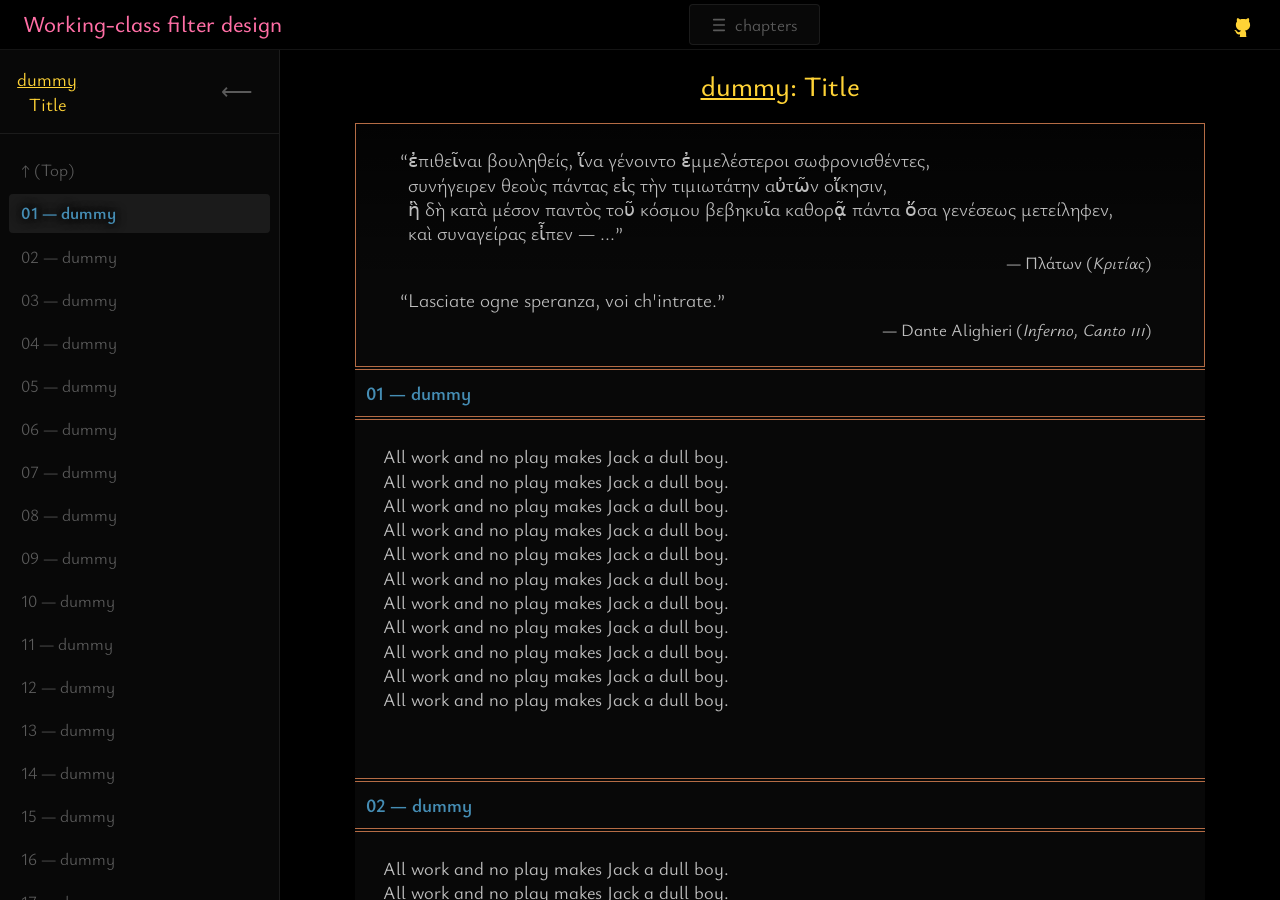
<file: chapters/_template.html>
<!DOCTYPE html>
<html>


    <head>
        <title>Working-class filter design | TEMPLATE</title>
        <meta charset='UTF-8'/>
        <meta name="viewport" content='width=device-width, initial-scale=1'/>
        <meta name='author' content='Antoine Portes'/>
        <link rel="canonical" href="https://www.antoineportes.com/working-class_filter_design/">
        <!-- Style -->
         <link
          rel="preload"
          href="../assets/fonts/Ysabeau/YsabeauInfant[wght].woff2"
          as="font"
          type="font/woff2"
          crossorigin
        >
         <link
          rel="preload"
          href="../assets/fonts/Ysabeau/YsabeauInfant-Italic[wght].woff2"
          as="font"
          type="font/woff2"
          crossorigin
        >
         <link
          rel="preload"
          href="../assets/fonts/Ysabeau/YsabeauSC[wght].woff2"
          as="font"
          type="font/woff2"
          crossorigin
        >
         <link
          rel="preload"
          href="../assets/fonts/Unifont/unifont-17.0.05.woff2"
          as="font"
          type="font/woff2"
          crossorigin
        >
        <link rel='stylesheet'  type='text/css'  href='../assets/css/main.css'/>
        <!-- Manifest -->
        <link rel="manifest" href="../site.webmanifest">
        <!-- Favicon -->
        <link rel="icon" type="image/x-icon" href="../assets/favicon/favicon.ico">
        <link rel="icon" href="../assets/favicon/favicon.svg" type="image/svg+xml">
        <link rel="icon" type="image/png" sizes="16x16" href="../assets/favicon/favicon-16x16.png">
        <link rel="icon" type="image/png" sizes="32x32" href="../assets/favicon/favicon-32x32.png">
        <link rel="apple-touch-icon" sizes="180x180" href="../assets/favicon/apple-touch-icon.png">
        <!-- ======== SCRIPTS ======== -->
        <!-- #### Layout #### -->
        <script
          defer
          src="../assets/javascript/layout.js"
        >
        </script>
        <!-- #### MathJax #### -->
        <script
          async
          src="../assets/javascript/mathjax/config.js"
        >
        </script>
    </head>



    <body>


      <nav>

        <a
          title="Home"
          target="_self"
          type="text/html"
          charset="UTF-8"
          rel="home"
          href="../"
        >
          <h1>
            Working-class filter design
          </h1>
        </a>

        <div class="dropdown">
          <button
            onclick="toggleDropdown(event)"
            aria-haspopup="true"
            aria-expanded="false"
          >
            <svg
              viewBox="0 0 120 120"
              version="1.1"
              xmlns="http://www.w3.org/2000/svg"
            >
              <g>
                <path
                  style="stroke-width:12;stroke-linecap:round;stroke-linejoin:round;"
                  d="m 20,20 h 80"
                />
                <path
                  style="stroke-width:12;stroke-linecap:round;stroke-linejoin:round;"
                  d="m 20,60 h 80"
                />
                <path
                  style="stroke-width:12;stroke-linecap:round;stroke-linejoin:round;"
                  d="m 20,100 h 80"
                />
              </g>
            </svg>
            chapters
          </button>
          <menu>
            <!-- I. Analytic saignals -->
            <li>
              <a
                href="./01-analytic-signals.html"
                class="current"
              >
                Chapter <span class="small-caps">i</span>: Analytic signals
              </a>
            </li>
            <!-- II. RC -->
            <li>
              <a
                href="./02-rc.html"
                rel="next"
              >
                Chapter <span class="small-caps">ii</span>: $ RC $
              </a>
            </li>
            <!-- III. = I + II -->
            <li>
              <a
                href="./03-equals-one-plus-two.html"
                rel="next"
              >
                Chapter <span class="small-caps">iii</span>:
                $ \ = \ $ <span class="small-caps">i</span>
                $ + $ <span class="small-caps">ii</span>
              </a>
            </li>
            <!-- IV. Jargon -->
            <li>
              <a
                href="./04-jargon.html"
                rel="next"
              >
                Chapter <span class="small-caps">iv</span>: Jargon
              </a>
            </li>
            <!-- V. Poles and zeroes -->
            <li>
              <a
                href="./05-poles-and-zeroes.html"
                rel="next"
              >
                Chapter <span class="small-caps">v</span>: Poles and zeroes
              </a>
            </li>
            <!-- VI. More jargon -->
            <li>
              <a
                href="./06-more-jargon.html"
                rel="next"
              >
                Chapter <span class="small-caps">vi</span>: More jargon
              </a>
            </li>
            <!-- VII. Ones and zeroes -->
            <li>
              <a
                href="./07-ones-and-zeroes.html"
                rel="next"
              >
                Chapter <span class="small-caps">vii</span>: Ones and zeroes
              </a>
            </li>
            <!-- Stephen Butterworth -->
            <li>
              <a
                href="./08-stephen-butterworth.html"
                rel="next"
              >
                Chapter <span class="small-caps">viii</span>: Stephen Butterworth
              </a>
            </li>
          </menu>
        </div>

        <button class="gitHub">
          <a
            href="https://github.com/antoineportes/Working-class-filter-design"
            target="_blank"
            rel="noopener noreferrer"
            aria-label="original (GitHub repository)"
            title="original (GitHub repository)"
          >
            <svg
              width="24"
              height="24"
              viewBox="0 0 512 512"
              version="1.1"
              xmlns="http://www.w3.org/2000/svg"
            >
              <g transform="scale(4)">
                <path
                  class="octoCat"
                  d="M 82.374999,128 C 90.249999,128 120,97.285025 120,70.18496 120,35.946913 94.843771,8.0000003 63.890627,8 32.937485,7.9999997 8.0000002,35.946913 8,70.18496 7.9999998,97.043069 37.75,128 45.625,128 Z"
                />
                <path
                  d="M 54.125061,93.559792 C 37.624947,91.494958 25.999934,79.235401 25.999934,63.362485 c 0,-6.452321 2.250058,-13.420951 6.000066,-18.066659 -1.624947,-4.258577 -1.374955,-13.291907 0.499984,-17.034309 4.999967,-0.645219 11.750008,2.064699 15.750008,5.807102 4.749975,-1.548525 9.749942,-2.322787 15.875005,-2.322787 6.125061,0 11.125028,0.774262 15.625011,2.193743 3.875004,-3.613359 10.750041,-6.323277 15.750008,-5.678058 1.749943,3.484315 1.999935,12.517644 0.374987,16.905265 4,4.903796 6.124927,11.485295 6.124927,18.195703 0,15.872916 -11.624877,27.874385 -28.374983,30.068263 4.249992,2.838962 7.125028,9.033332 7.125028,16.131002 v 13.42095 c 0,3.87145 3.125028,6.06519 6.875037,4.51667 C 110.25006,118.59508 128,95.23736 128,66.330625 128,29.810041 99.250025,3.2178539e-7 63.875003,0 28.499984,-3.2178539e-7 2.6122451e-7,29.810041 0,66.330625 -2.4816324e-7,94.979273 17.624947,118.72412 41.374955,127.62841 44.749975,128.91885 48,126.59606 48,123.11175 v -10.32391 c -1.749942,0.7744 -4,1.29058 -6.000066,1.29058 -8.249992,0 -13.124962,-4.64571 -16.624979,-13.29205 C 24,97.302194 22.500049,95.23736 19.625012,94.850229 c -1.499951,-0.129044 -2.000065,-0.774262 -2.000065,-1.548524 0,-1.54866 2.50005,-2.710053 5.000098,-2.710053 3.625013,0 6.74991,2.322921 9.999935,7.097674 2.500048,3.742404 5.124962,5.419974 8.249992,5.419974 3.125028,0 5.124962,-1.1614 8,-4.129537 2.125061,-2.193878 3.750008,-4.129534 5.250089,-5.419971 z"
                />
              </g>
            </svg>
          </a>
        </button>

      </nav>



      <!--  ======  ..C..O..S..M..I..C.. ..W..R..A..P..  ======  -->
      <wc-cosmic-wrap>


        <!-- ==== .L.E.F.T. .P.A.N.E.L. ==== -->
        <aside>
          <!-- Side-bar header -->
          <header>
            <!-- chapter title -->
            <h2><u>dummy</u><br/>Title</h2>
            <!-- arrow -->
            <button onclick="toggleSidebar()">
              <span>&xlarr;</span>
            </button>
          </header>
          <!-- Sections list -->
          <nav>
            <ul>
              <!-- top -->
              <li>
                <a href="#top">
                  &uparrow; (Top)
                </a>
              </li>
              <!-- #01 dummy -->
              <li>
                <a
                  href="#01"
                  data-target="01"
                  title="DUMMY"
                >
                  01 — dummy
                </a>
              </li>
              <!-- #02 dummy -->
              <li>
                <a
                  href="#02"
                  data-target="02"
                  title="DUMMY"
                >
                  02 — dummy
                </a>
              </li>
              <!-- #03 dummy-->
              <li>
                <a
                  href="#03"
                  data-target="03"
                  title="DUMMY"
                >
                  03 — dummy
                </a>
              </li>
              <!-- #04 dummy -->
              <li>
                <a
                  href="#04"
                  data-target="04"
                  title="DUMMY"
                >
                  04 — dummy
                </a>
              </li>
              <!-- #05 dummy -->
              <li>
                <a
                  href="#05"
                  data-target="05"
                  title="DUMMY"
                >
                  05 — dummy
                </a>
              </li>
              <!-- #06 dummy -->
              <li>
                <a
                  href="#06"
                  data-target="06"
                  title="DUMMY"
                >
                  06 — dummy
                </a>
              </li>
              <!-- #07 dummy -->
              <li>
                <a
                  href="#07"
                  data-target="07"
                  title="DUMMY"
                >
                  07 — dummy
                </a>
              </li>
              <!-- #08 dummy -->
              <li>
                <a
                  href="#08"
                  data-target="08"
                  title="DUMMY"
                >
                  08 — dummy
                </a>
              </li>
              <!-- #09 dummy -->
              <li>
                <a
                  href="#09"
                  data-target="09"
                  title="DUMMY"
                >
                  09 — dummy
                </a>
              </li>
              <!-- #10 dummy -->
              <li>
                <a
                  href="#10"
                  data-target="10"
                  title="DUMMY"
                >
                  10 — dummy
                </a>
              </li>
              <!-- #11 dummy -->
              <li>
                <a
                  href="#11"
                  data-target="11"
                  title="DUMMY"
                >
                  11 — dummy
                </a>
              </li>
              <!-- #12 dummy -->
              <li>
                <a
                  href="#12"
                  data-target="12"
                  title="DUMMY"
                >
                  12 — dummy
                </a>
              </li>
              <!-- #13 dummy -->
              <li>
                <a
                  href="#13"
                  data-target="13"
                  title="DUMMY"
                >
                  13 — dummy
                </a>
              </li>
              <!-- #14 dummy -->
              <li>
                <a
                  href="#14"
                  data-target="14"
                  title="DUMMY"
                >
                  14 — dummy
                </a>
              </li>
              <!-- #15 dummy -->
              <li>
                <a
                  href="#15"
                  data-target="15"
                  title="DUMMY"
                >
                  15 — dummy
                </a>
              </li>
              <!-- #16 dummy -->
              <li>
                <a
                  href="#16"
                  data-target="16"
                  title="DUMMY"
                >
                  16 — dummy
                </a>
              </li>
              <!-- #17 dummy -->
              <li>
                <a
                  href="#17"
                  data-target="17"
                  title="DUMMY"
                >
                  17 — dummy
                </a>
              </li>
              <!-- #18 dummy -->
              <li>
                <a
                  href="#18"
                  data-target="18"
                  title="DUMMY"
                >
                  18 — dummy
                </a>
              </li>
              <!-- #19 dummy -->
              <li>
                <a
                  href="#19"
                  data-target="19"
                  title="DUMMY"
                >
                  19 — dummy
                </a>
              </li>
              <!-- #20 dummy -->
              <li>
                <a
                  href="#20"
                  data-target="20"
                  title="DUMMY"
                >
                  20 — dummy
                </a>
              </li>
              <!-- APPENDIX: [...] -->
              <li>
                <a
                  href="#APPENDIX"
                  data-target="APPENDIX"
                  title="FOO"
                >
                  <span class="small-caps">Appendix:</span> foo
                </a>
              </li>
              <!-- BONUS: [...] -->
              <li>
                <a
                  href="#BONUS"
                  data-target="BONUS"
                  title="BAR"
                >
                  <span class="small-caps">Bonus:</span> bar
                </a>
              </li>
            </ul>
          </nav>
          <div class="handle"></div>
        </aside>


        <!-- ==== .M.A.I.N. .W.I.N.D.O.W. ==== -->
        <main>


          <!-- == CHAPTER == -->
          <wc-chapter>
            <!-- = Chapter title = -->
            <h2><u>dummy</u>: Title</h2>


            <!-- = Section #01 = -->
            <section id="01">
              <!-- top quote -->
              <header>
                <blockquote>
                  <q>ἐπιθεῖναι βουληθείς,
                  ἵνα γένοιντο ἐμμελέστεροι σωφρονισθέντες,
                  <br>
                  συνήγειρεν θεοὺς πάντας εἰς τὴν τιμιωτάτην αὐτῶν οἴκησιν,
                  <br/>
                  ἣ δὴ κατὰ μέσον παντὸς τοῦ κόσμου βεβηκυῖα καθορᾷ πάντα
                  ὅσα γενέσεως μετείληφεν,
                  <br/>
                  καὶ συναγείρας εἶπεν — ...</q>
                  <footer>
                    — Πλάτων (<cite>Κριτίας</cite>)
                  </footer>
                </blockquote>
                <blockquote>
                  <q>Lasciate ogne speranza, voi ch'intrate.</q>
                  <footer>
                    — Dante Alighieri
                    (<cite>Inferno, Canto
                    <span class="small-caps">iii</span></cite>)
                  </footer>
                </blockquote>
              </header>
              <!-- section title -->
              <h3>01 — dummy</h3>

              <wc-paragraph>
                All work and no play makes Jack a dull boy.
                <br/>
                All work and no play makes Jack a dull boy.
                <br/>
                All work and no play makes Jack a dull boy.
                <br/>
                All work and no play makes Jack a dull boy.
                <br/>
                All work and no play makes Jack a dull boy.
                <br/>
                All work and no play makes Jack a dull boy.
                <br/>
                All work and no play makes Jack a dull boy.
                <br/>
                All work and no play makes Jack a dull boy.
                <br/>
                All work and no play makes Jack a dull boy.
                <br/>
                All work and no play makes Jack a dull boy.
                <br/>
                All work and no play makes Jack a dull boy.
              </wc-paragraph>

            </section><!-- end #01 -->


            <!-- = Section #02 = -->
            <section id="02">
              <!-- section title -->
              <h3>02 — dummy</h3>

              <wc-paragraph>
                All work and no play makes Jack a dull boy.
                <br/>
                All work and no play makes Jack a dull boy.
                <br/>
                All work and no play makes Jack a dull boy.
                <br/>
                All work and no play makes Jack a dull boy.
                <br/>
                All work and no play makes Jack a dull boy.
                <br/>
                All work and no play makes Jack a dull boy.
                <br/>
                All work and no play makes Jack a dull boy.
                <br/>
                All work and no play makes Jack a dull boy.
                <br/>
                All work and no play makes Jack a dull boy.
                <br/>
                All work and no play makes Jack a dull boy.
                <br/>
                All work and no play makes Jack a dull boy.
              </wc-paragraph>

            </section><!-- end #02 -->


            <!-- section #03 -->
            <section id="03">
              <!-- section title -->
              <h3>03 — dummy</h3>

              <wc-paragraph>
                All work and no play makes Jack a dull boy.
                <br/>
                All work and no play makes Jack a dull boy.
                <br/>
                All work and no play makes Jack a dull boy.
                <br/>
                All work and no play makes Jack a dull boy.
                <br/>
                All work and no play makes Jack a dull boy.
                <br/>
                All work and no play makes Jack a dull boy.
                <br/>
                All work and no play makes Jack a dull boy.
                <br/>
                All work and no play makes Jack a dull boy.
                <br/>
                All work and no play makes Jack a dull boy.
                <br/>
                All work and no play makes Jack a dull boy.
                <br/>
                All work and no play makes Jack a dull boy.
              </wc-paragraph>

            </section><!-- end #03 -->


            <!-- section #04 -->
            <section id="04">
              <!-- section title -->
              <h3>04 — dummy</h3>

              <wc-paragraph>
                All work and no play makes Jack a dull boy.
                <br/>
                All work and no play makes Jack a dull boy.
                <br/>
                All work and no play makes Jack a dull boy.
                <br/>
                All work and no play makes Jack a dull boy.
                <br/>
                All work and no play makes Jack a dull boy.
                <br/>
                All work and no play makes Jack a dull boy.
                <br/>
                All work and no play makes Jack a dull boy.
                <br/>
                All work and no play makes Jack a dull boy.
                <br/>
                All work and no play makes Jack a dull boy.
                <br/>
                All work and no play makes Jack a dull boy.
                <br/>
                All work and no play makes Jack a dull boy.
              </wc-paragraph>

            </section><!-- end #04 -->


            <!-- section #05 -->
            <section id="05">
              <!-- section title -->
              <h3>05 — dummy</h3>

              <wc-paragraph>
                All work and no play makes Jack a dull boy.
                <br/>
                All work and no play makes Jack a dull boy.
                <br/>
                All work and no play makes Jack a dull boy.
                <br/>
                All work and no play makes Jack a dull boy.
                <br/>
                All work and no play makes Jack a dull boy.
                <br/>
                All work and no play makes Jack a dull boy.
                <br/>
                All work and no play makes Jack a dull boy.
                <br/>
                All work and no play makes Jack a dull boy.
                <br/>
                All work and no play makes Jack a dull boy.
                <br/>
                All work and no play makes Jack a dull boy.
                <br/>
                All work and no play makes Jack a dull boy.
              </wc-paragraph>

            </section><!-- end #05 -->


            <!-- section #06 -->
            <section id="06">
              <!-- section title -->
              <h3>06 — dummy</h3>

              <wc-paragraph>
                All work and no play makes Jack a dull boy.
                <br/>
                All work and no play makes Jack a dull boy.
                <br/>
                All work and no play makes Jack a dull boy.
                <br/>
                All work and no play makes Jack a dull boy.
                <br/>
                All work and no play makes Jack a dull boy.
                <br/>
                All work and no play makes Jack a dull boy.
                <br/>
                All work and no play makes Jack a dull boy.
                <br/>
                All work and no play makes Jack a dull boy.
                <br/>
                All work and no play makes Jack a dull boy.
                <br/>
                All work and no play makes Jack a dull boy.
                <br/>
                All work and no play makes Jack a dull boy.
              </wc-paragraph>

            </section><!-- end #06 -->


            <!-- section #07 -->
            <section id="07">
              <!-- section title -->
              <h3>07 — dummy</h3>

              <wc-paragraph>
                All work and no play makes Jack a dull boy.
                <br/>
                All work and no play makes Jack a dull boy.
                <br/>
                All work and no play makes Jack a dull boy.
                <br/>
                All work and no play makes Jack a dull boy.
                <br/>
                All work and no play makes Jack a dull boy.
                <br/>
                All work and no play makes Jack a dull boy.
                <br/>
                All work and no play makes Jack a dull boy.
                <br/>
                All work and no play makes Jack a dull boy.
                <br/>
                All work and no play makes Jack a dull boy.
                <br/>
                All work and no play makes Jack a dull boy.
                <br/>
                All work and no play makes Jack a dull boy.
              </wc-paragraph>

            </section><!-- end #07 -->


            <!-- section #08 -->
            <section id="08">
              <!-- section title -->
              <h3>08 — dummy</h3>

              <wc-paragraph>
                All work and no play makes Jack a dull boy.
                <br/>
                All work and no play makes Jack a dull boy.
                <br/>
                All work and no play makes Jack a dull boy.
                <br/>
                All work and no play makes Jack a dull boy.
                <br/>
                All work and no play makes Jack a dull boy.
                <br/>
                All work and no play makes Jack a dull boy.
                <br/>
                All work and no play makes Jack a dull boy.
                <br/>
                All work and no play makes Jack a dull boy.
                <br/>
                All work and no play makes Jack a dull boy.
                <br/>
                All work and no play makes Jack a dull boy.
                <br/>
                All work and no play makes Jack a dull boy.
              </wc-paragraph>

            </section><!-- end #08 -->


            <!-- section #09 -->
            <section id="09">
              <!-- section title -->
              <h3>09 — dummy</h3>

              <wc-paragraph>
                All work and no play makes Jack a dull boy.
                <br/>
                All work and no play makes Jack a dull boy.
                <br/>
                All work and no play makes Jack a dull boy.
                <br/>
                All work and no play makes Jack a dull boy.
                <br/>
                All work and no play makes Jack a dull boy.
                <br/>
                All work and no play makes Jack a dull boy.
                <br/>
                All work and no play makes Jack a dull boy.
                <br/>
                All work and no play makes Jack a dull boy.
                <br/>
                All work and no play makes Jack a dull boy.
                <br/>
                All work and no play makes Jack a dull boy.
                <br/>
                All work and no play makes Jack a dull boy.
              </wc-paragraph>

            </section><!-- end #09 -->


            <!-- section #10 -->
            <section id="10">
              <!-- section title -->
              <h3>10 — dummy</h3>

              <wc-paragraph>
                All work and no play makes Jack a dull boy.
                <br/>
                All work and no play makes Jack a dull boy.
                <br/>
                All work and no play makes Jack a dull boy.
                <br/>
                All work and no play makes Jack a dull boy.
                <br/>
                All work and no play makes Jack a dull boy.
                <br/>
                All work and no play makes Jack a dull boy.
                <br/>
                All work and no play makes Jack a dull boy.
                <br/>
                All work and no play makes Jack a dull boy.
                <br/>
                All work and no play makes Jack a dull boy.
                <br/>
                All work and no play makes Jack a dull boy.
                <br/>
                All work and no play makes Jack a dull boy.
              </wc-paragraph>

            </section><!-- end #10 -->


            <!-- section #11 -->
            <section id="11">
              <!-- section title -->
              <h3>11 — dummy</h3>

              <wc-paragraph>
                All work and no play makes Jack a dull boy.
                <br/>
                All work and no play makes Jack a dull boy.
                <br/>
                All work and no play makes Jack a dull boy.
                <br/>
                All work and no play makes Jack a dull boy.
                <br/>
                All work and no play makes Jack a dull boy.
                <br/>
                All work and no play makes Jack a dull boy.
                <br/>
                All work and no play makes Jack a dull boy.
                <br/>
                All work and no play makes Jack a dull boy.
                <br/>
                All work and no play makes Jack a dull boy.
                <br/>
                All work and no play makes Jack a dull boy.
                <br/>
                All work and no play makes Jack a dull boy.
              </wc-paragraph>

            </section><!-- end #11 -->


            <!-- = APPENDIX = -->
            <section id="APPENDIX">
              <!-- section title -->
              <h3><span class="small-caps">Appendix</span> — foo</h3>

              <wc-paragraph>
                Der Reichthum der Gesellschaften,
                in welchen kapitalistische Produktionsweise herrscht,
                erscheint als eine <cite>ungeheure Waarensammlung</cite>,
                die einzelne Waare als seine <b>Elementarform</b>.
              </wc-paragraph>

            </section><!-- end APPENDIX -->


            <!-- = BONUS = -->
            <section id="BONUS">
              <!-- section title -->
              <h3><span class="small-caps">Bonus</span> — bar</h3>

              <wc-paragraph>
                Toute la vie des sociétés
                dans lesquelles règnent les conditions modernes de production
                s'annonce comme une immense accumulation de spectacles.
              </wc-paragraph>

            </section><!-- end BONUS -->


          </wc-chapter>


          <footer>
            &COPY; &nbsp; No, thanks.
          </footer>


        </main><!-- End Main -->


      </wc-cosmic-wrap>


    </body>


</html>
</file>
<file: assets/css/main.css>
/* #region _F_O_N_T_S_ */
/* =========================================================================== */
/* =================               _F_O_N_T_S_               ================= */
/* =========================================================================== */
/*  Ysabeau  */
@font-face
{
  font-family: 'Ysabeau Infant';
  font-weight: 1 1000;
  font-style: normal;
  font-display: fallback;
  src: url('../fonts/Ysabeau/YsabeauInfant[wght].woff2') format('woff2');
}
@font-face
{
  font-family: 'Ysabeau Infant';
  font-weight: 1 1000;
  font-style: italic;
  font-display: fallback;
  src: url('../fonts/Ysabeau/YsabeauInfant-Italic[wght].woff2') format('woff2');
}
@font-face
{
  font-family: 'Ysabeau Small Caps';
  font-weight: 1 1000;
  font-style: normal;
  font-display: fallback;
  src: url('../fonts/Ysabeau/YsabeauSC[wght].woff2') format('woff2');
}
/*  Unifont  */
@font-face
{
  font-family: 'Unifont';
  font-weight: normal;
  font-style: normal;
  font-display: fallback;
  src: url('../fonts/Unifont/unifont-17.0.05.woff2') format('woff2');
}
/* #endregion */


/* #region _V_A_R_I_A_B_L_E_S_ */
/* =========================================================================== */
/* =================           _V_A_R_I_A_B_L_E_S_           ================= */
/* =========================================================================== */
:root
{
  /* #region nerdy numbers */
  --phi: 1.61803398875;
  --inv-phi: 0.61803398875;
  --cos-pi_4: 0.707106781187;
  --sqrt-2: 1.41421356237;
  --sufficit-unum: 3.14159265359;
  --leonhard: 2.71828182846;
  /* #endregion */
  --lineHeight: 1.4142rem;
  --left-pan-width: 280px;
  --chapter-margin: 5vw;
  --V: 0.7071rem;
  --H: 1.618rem;
  --V-extra: 0px;
  --H-extra: 0px;
  --diagram-scale: 1.667;
  --those-bloody-phones: 850px;
  --calibri-11: 1.075rem;
  --navbar-height: 50px;
  /* #region COLOURS */
  /* ___________________________________________________________________________ */
  /*  COLOURS                                                                    */
  --collateral: rgba(255, 255, 255, .333);
  --black: #000000;
  --pink-R: 255;
  --pink-G: 110;
  --pink-B: 165;
  --pink: rgb(var(--pink-R), var(--pink-G), var(--pink-B));
  --yellow-R: 255;
  --yellow-G: 211;
  --yellow-B: 54;
  --yellow: rgb(var(--yellow-R), var(--yellow-G), var(--yellow-B));
  --lightGrey:  rgb(190, 190, 190);
  --chapter-bg: rgb(8, 8, 8);
  --subliminal: #ffffff14;
  --ground: hsl(21, 45%, 49%);
  --sky: rgb(69, 141, 180);
  --crimson: rgb(192, 22, 45);
  --pip-boy-3000: rgb(50, 229, 134);
  /* #endregion */
  --vanilla: 'Ysabeau Infant';
  --small-caps: 'Ysabeau Small Caps';
  --monospace: 'Unifont';
}
/* #endregion */


/* #region _A_R_C_H_A_I_ */
/* =========================================================================== */
/* =================              _A_R_C_H_A_I_              ================= */
/* =========================================================================== */
html
{
  background-color: var(--black);
}
body, html {
  margin: 0;
  top: 0;
  height: 100%;
  overflow: hidden;
  padding: 0;
  font-family: var(--vanilla);
  font-size: var(--calibri-11);
  line-height: var(--lineHeight);
  font-weight: 400;
}


/* #region .C.O.S.M.I.C. .W.R.A.P. */
/* ___________________________________________________________________________ */
/* #################         .C.O.S.M.I.C. .W.R.A.P.         ################# */
wc-cosmic-wrap {
  position: relative;
  display: grid;
  grid-template-columns: var(--left-pan-width) 1fr;
  width: 100vw;
  height: calc(100vh - var(--navbar-height));
  margin-top: var(--navbar-height);
  overflow: hidden;
  transition: grid-template-columns 0.25s ease-in-out;
}
wc-cosmic-wrap:has(aside.collapsed)
{
  grid-template-columns: 0px 1fr;
}
wc-cosmic-wrap.is-resizing, wc-cosmic-wrap.is-resizing *
{
  transition: none !important;
}
/* #endregion */

/* #endregion */


/* #region _S_C_R_O_L_L_-_B_A_R_S_ */
/* =========================================================================== */
/* =================         _S_C_R_O_L_L_-_B_A_R_S_         ================= */
/* =========================================================================== */
main::-webkit-scrollbar
{
  width: 10px;
  height: 10px;
  background-color: transparent;
  border-radius: 4px;
  border: 1px solid var(--subliminal);
}
main::-webkit-scrollbar-corner
{
  background: transparent;
}
*:not(main):not(section code pre)::-webkit-scrollbar
{
  width: 8px;
  height: 8px;
  background-color: transparent;
  border-radius: 4px;
  border: 1px solid var(--subliminal);
}
*:not(section code pre)::-webkit-scrollbar-thumb
{
  background-color: hsl(21, 22.5%, 12.25%);
  border-radius: 4px;
}
*:not(section code pre)::-webkit-scrollbar-thumb:hover
{
  background-color: hsl(21, 45%, 49%);
}
section code pre::-webkit-scrollbar
{
  position: relative;
  height: 10px;
  background-color: rgba(0, 0, 0, 0.25);
  border: none;
}
section code pre::-webkit-scrollbar-thumb
{
  background-color: rgba(50, 229, 134, 0.25);
}
section code pre::-webkit-scrollbar-thumb:hover
{
  background-color: rgba(50, 229, 134, 0.75);
}
/* #endregion */


/* #region _T_O_P_ _B_A_R_ */
/* =========================================================================== */
/* =================             _T_O_P_ _B_A_R_             ================= */
/* =========================================================================== */
body > nav
{
  position: fixed;
  top: 0;
  left: 0;
  width: 100%;
  height: var(--navbar-height);
  background-color: var(--black);
  display: flex;
  align-items: center;
  justify-content: space-between;
  vertical-align: middle;
  padding: 0 1.25rem;
  border-bottom: 1px solid var(--subliminal);
  box-sizing: border-box;
  z-index: 2000;
}
body > nav a:has(h1)
{
  display: block;
  width: fit-content;
  height: fit-content;
  border: 1px solid transparent;
  padding: 0;
  cursor: pointer;
  transition: border-bottom-color 0.2s ease;
}
body > nav a:has(h1):hover
{
  border-bottom-color: var(--pink);
}
body > nav h1
{
  display: inline-block;
  margin: 0;
  padding: 0;
  font-size: 1.33rem;
  font-weight: 500;
  text-decoration: none;
  color: var(--pink);
}
body > nav .dropdown
{
  position: relative;
  display: inline-block;
}
body > nav .dropdown button
{
  display: flex;
  align-items: center;
  gap: 0.5rem;
  border-radius: 4px;
  background-color: var(--chapter-bg);
  border: 1px solid var(--subliminal);
  padding: 0.45rem 1.2rem;
  font-family: var(--vanilla);
  font-size: 1rem;
  color: var(--collateral);
  cursor: pointer;
  transition: color 0.2s ease;
}
body > nav .dropdown button:hover,
body > nav .dropdown:has(menu.show) button
{
  color: var(--lightGrey);
}
body > nav .dropdown button svg
{
  display: inline-block;
  height: 16px;
  width: 16px;
  stroke: var(--collateral);
  transition: stroke 0.2s ease;
}
body > nav .dropdown button:hover svg,
body > nav .dropdown:has(menu.show) button svg
{
  stroke: var(--lightGrey);
}
body > nav .dropdown menu
{
  position: absolute;
  top: calc(100% + 4px);
  left: 50%;
  transform: translateX(-50%) translateY(-16px);
  width: fit-content;
  background-color: var(--chapter-bg);
  border: 1px solid var(--subliminal);
  border-radius: 4px;
  box-shadow: 0 8px 24px rgba(0, 0, 0, var(--inv-phi));
  list-style: none;
  padding: 0.5rem 0;
  margin: 0;
  opacity: 0;
  pointer-events: none;
  transition:
    opacity 0.2s ease,
    transform 0.2s ease;
}
body > nav .dropdown menu.show
{
  opacity: 1;
  pointer-events: auto;
  transform: translateX(-50%) translateY(0);
}
body > nav .dropdown menu li
{
  white-space: nowrap;
}
body > nav .dropdown menu li a
{
  display: block;
  background-color: transparent;
  padding: 0.5rem 1.25rem 0.75rem 1.25rem;
  color: var(--collateral);
  text-decoration: none;
  font-size: var(--calibri-11);
  font-weight: 333;
}
body > nav .dropdown menu li a:hover
{
  background-color: var(--subliminal);
  color: var(--lightGrey);
}
body > nav .dropdown menu li a.current
{
  color: var(--yellow);
  font-weight: 618;
}
button.gitHub
{
  display: block;
  margin: 0;
  background: none;
  padding: 0;
  border: none;
  overflow: visible;
}
button.gitHub a
{
  display: flex;
  border-radius: 4px;
  padding: 4px;
  align-items: center;
  justify-content: center;
  background-color: transparent;
  transform-origin: center center;
  transition:
    background-color 0.2s ease,
    scale 0.2s ease;
}
button.gitHub a:hover
{
  background-color: var(--subliminal);
  scale: 161.8%;
}
button.gitHub a svg
{
  display: block;
}
button.gitHub a svg path:not(.octoCat)
{
  fill: var(--black);
}
button.gitHub a svg path.octoCat
{
  fill: var(--yellow);
  transition: fill 0.2s ease;
}
button.gitHub a:hover svg path.octoCat
{
  fill: var(--pink);
}

/* #endregion */


/* #region _L_E_F_T_ _P_A_N_E_L_ */
/* =========================================================================== */
/* =================          _L_E_F_T_ _P_A_N_E_L_          ================= */
/* =========================================================================== */
aside
{
  position: relative;
  width: calc(100% - 1px);
  height: 100%;
  background-color: var(--chapter-bg);
  border-right: 1px solid var(--subliminal);
  display: flex;
  flex-direction: column;
  overflow-x: hidden;
  overflow-y: auto;

  & header
  {
    padding: 1rem;
    display: flex;
    justify-content: space-between;
    align-items: center;
    border-bottom: 1px solid var(--subliminal);

    & h2
    {
      display: inline;
      width: fit-content;
      margin: 0;
      padding: 0;
      background: none;
      text-align: center;
      font-size: var(--calibri-11);
      font-weight: 400;
      color: var(--yellow);
    }

    & button
    {
      background-color: transparent;
      border: 1px solid transparent;
      color: var(--collateral);
      cursor: pointer;
      font-size: 1.25rem;
      padding: 4px 8px;
      border-radius: 4px;
      transition:
        background-color 0.2s,
        border 0.2s;

      &:hover
      {
        background-color: var(--subliminal);
        color: var(--lightGrey);
      }

      & span
      {
        display: inline-block;
        transition: transform 0.25s ease;
      }
    }
  }

  & nav
  {
    flex: 1;
    overflow-y: auto;
    padding: 1rem 0.5rem;

    & ul
    {
      list-style: none;
      padding: 0;
      margin: 0;

      & li
      {
        margin-bottom: 0.25rem;

        & a
        {
          display: block;
          padding: 0.42rem 0.75rem;
          color: var(--collateral);
          text-decoration: none;
          font-size: 1rem;
          font-weight: 333;
          border-radius: 4px;
          white-space: nowrap;
          overflow: hidden;
          text-overflow: ellipsis;

          &:hover
          {
            background-color: var(--subliminal);
            color: var(--lightGrey);
          }

          &.active
          {
            font-weight: 618;
            background-color: var(--subliminal);
            text-shadow:
              3px 3px 9px rgba(0,0,0,0.42),
              3px -3px 9px rgba(0,0,0,0.42),
              -3px 3px 9px rgba(0,0,0,0.42),
              -3px -3px 9px rgba(0,0,0,0.42);
            color: var(--sky);
          }
        }
      }
    }
  }

  & .handle
  {
    position: fixed;
    top: 0;
    left: var(--left-pan-width);
    width: 10px;
    height: 100%;
    cursor: col-resize;
    z-index: 1000;
    background: transparent;
    transition: background 0.2s ease;
  }
}

aside.collapsed
{
  & header
  {
    & button
    {
      position: fixed;
      top: calc(var(--navbar-height) + 10px);
      left: 10px;
      z-index: 1000;
      border: 1px solid var(--subliminal);

      & span
      {
        transform: rotate(-180deg);
      }
    }
  }

  & .handle
  {
    display: none;
  }
}

aside .handle:hover,
wc-cosmic-wrap.is-resizing aside .handle
{
  background: var(--subliminal);
}

wc-cosmic-wrap.is-resizing
{
  user-select: none;
  cursor: col-resize;
}

/* #endregion */


/* #region _M_A_I_N_ _W_I_N_D_O_W_ */
/* =========================================================================== */
/* =================         _M_A_I_N_ _W_I_N_D_O_W_         ================= */
/* =========================================================================== */
/* #region Literal main window... */
main
{
  position: relative;
  margin: 0;
  height: 100%;
  width: 100%;
  box-sizing: border-box;
  padding: 0;
  overflow-y: auto;
  scroll-behavior: smooth;
  background-color: var(--black);
}
/*  Links  */
main a:link, main a:visited
{
  color: var(--yellow);
  text-decoration: none;
  cursor: pointer;
}
main a:active, main a:hover
{
  color: var(--pink);
  text-decoration: none;
  cursor: pointer;
}
/* #endregion */

/* #region .C.H.A.P.T.E.R. */
/* ___________________________________________________________________________ */
/* #################             .C.H.A.P.T.E.R.             ################# */
/* #region Global chapter stuff */
wc-chapter
{
  display: block;
  margin: 0 auto;
  width: 85%;
  max-width: 1088px;
  background-color: var(--chapter-bg);
  padding: 0 0 1px 0;
  color:  var(--lightGrey);

  & h2
  {
    display: block;
    margin: 0;
    width: 100%;
    background-color: var(--black);
    padding: var(--lineHeight) 0;
    text-align: center;
    font-size: 1.6180rem;
    font-weight: 500;
    color: var(--yellow);
  }
}
/* #endregion */

/* ___________________________________________________________________________ */
/*  SECTION                                                                    */
/* #region Literal section */
section
{
  display: block;
  margin: 0 0 3.873rem 0;
  width: 100%;
  padding: 0;
}
/* #endregion */

/* #region Top quotes */
section header
{
  display: flex;
  flex-direction: column;
  row-gap: 0.7071rem;
  margin: 0;
  background:
    linear-gradient(
      180deg,
      rgba(0, 0, 0, var(--inv-phi)) 0%,
      rgba(0, 0, 0, 0) 66.7%
    );
  border: 1px solid var(--ground);
  border-bottom: none;
  padding: var(--lineHeight) 0;

  & blockquote
  {
    all: unset;
    font-family: inherit;
    color: inherit;
    line-height: inherit;
    display: block;
    margin: 0;
    padding: 0;

    & > *
    {
      all: unset;
      font-family: inherit;
      line-height: inherit;
      color: inherit;
      overflow-wrap: break-word;
    }

    & q
    {
      display: block;
      margin: 0 var(--H) 0 6.18%;
      padding: 0;
      text-align: left;
      text-indent: -1rem;
      font-size: 1.125rem;
      font-weight: 314;

      &::before
      {
        display: inline-block;
        width: 1rem;
        text-align: right;
        content: "\201C";
      }
      &::after
      {
        display: inline-block;
        width: 1rem;
        text-align: left;
        content: "\201D";
        text-indent: 0;
      }
    }

    & footer
    {
      display: block;
      margin: 0.333rem 6.18% 0 var(--H);
      padding: 0;
      text-align: right;
      font-size: 1rem;
    }
  }
}
/* #endregion */

/* #region Titles */
/*  Section title  */
section h3
{
  display: block;
  margin: 0 0 var(--lineHeight) 0;
  padding: 0.618rem;
  border: none;
  border-top: 4px double var(--ground);
  border-bottom: 4px double var(--ground);
  text-align: left;
  font-size:  1.1rem;
  color: var(--sky);
  font-weight: 618;

}
/*  Sub-title  */
section h4
{
  display: block;
  margin: 0;
  width: fit-content;
  border-bottom: 1px solid var(--lightGrey);
  padding: 0;
  text-align: left;
  font-size: 1.075rem;
  font-weight: 500;

  &.edit
  {
    font-family: var(--small-caps);

    &::after
    {
      font-family: var(--vanilla);
      content: ":";
    }
  }
}
/*  Sub-sub-title  */
section h5
{
  margin: 0;
  padding: 0;
  font-size: 1.075rem;
  font-style: italic;
  font-weight: 666;
  text-decoration: none;
}
/* #endregion */

/* #region PARAGRAPH  */
wc-paragraph, wc-nested-p
{
  display: block;
  margin: 0 0 var(--lineHeight) 0;
  padding: 0 var(--H);
}
p
{
  display: block;
  padding: 0;
  margin: 0;

  &.numbered::after
  {
    display: inline;
    content: " [" attr(data-eq) "]";
    color: var(--sky);
  }
}
/* #endregion */

/* #region equation popup */
wc-popup
{
  position: relative;
  display: inline-flex;
  color: var(--ground);
  cursor: help;
}
.actual-popup
{
  all: unset;
  font-family: inherit;
  font-size: inherit;
  font-weight: inherit;
  line-height: inherit;
  display: block;
  position: fixed;
  z-index: 20000;
  pointer-events: none;
  visibility: hidden;
  opacity: 0;
  background-color: var(--chapter-bg);
  border-radius: 7px;
  border: 2px solid var(--subliminal);
  box-shadow: 0 5px 15px rgba(0, 0, 0, var(--inv-phi));
  padding: 0.5rem 1rem;
  color: var(--sky);
  white-space: nowrap;
  transform: translate(-50%, calc(-100% + var(--lineHeight, 1rem)));
  transition:
    opacity 0.2s ease-in-out,
    transform 0.2s ease-in-out,
    visibility 0.2s;

  &.is-visible
  {
    visibility: visible;
    opacity: 1;
    transform: translate(-50%, -100%);
  }

  &::before, &::after
  {
    all: unset;
  }
}
/* #endregion */

/* #region MISC. */
section b /*  bold: GitHub's *[...]*  */
{
  font-weight: 666;
}
section strong /*  super bold: GitHub's **[...]**  */
{
  font-family: inherit;
  font-size: inherit;
  text-decoration: inherit;
  color: inherit;
  font-weight: 825;
}
.small-caps
{
  font-family: var(--small-caps);
}
cite
{
  font-style: italic;
  text-decoration: none;
}
/* #region spoilers */
wc-spoiler
{
  &::before
  {
    content: "[spoiler]";
  }

  display: inline;
  user-select: none;
  color: transparent;
  text-shadow: 0 0 4px var(--lightGrey);
  cursor: help;
  transition:
    text-shadow 0.2s ease,
    color 0.2s ease;

  &::after
  {
    content: "[/spoiler]";
  }

  &::before, &::after
  {
    font-family: var(--monospace);
    color: var(--crimson);
    font-size: 0.95rem;
    text-shadow: none;
  }

  &:hover
  {
    color: var(--lightGrey);
    text-shadow: none;
  }
}
/* #endregion */
wc-ascii
{
  display: inline;
  font-family: var(--monospace);
  font-size: 0.95rem;
}
.Achtung
{
  color: var(--crimson);
}
.outlined
{
  border-radius: 8px;
  border: 1px solid var(--subliminal);
}
.nowrap
{
  white-space: pre;
}
mark
{
  all: unset;
  display: inline;
  font-family: inherit;
  font-size: inherit;
  font-weight: inherit;
  line-height: inherit;
  color: inherit;

  &::before
  {
    content: '\201C';
  }
  &::after
  {
    content: '\201D';
  }
}
/* #endregion */

/* #region LISTS */
/* ___________________________________________________________________________ */
/*  LISTS                                                                      */
/* #region Unordered:  #  */
wc-chapter ul
{
  all: unset;
  font-family: inherit;
  font-size: inherit;
  font-weight: inherit;
  line-height: inherit;
  color: inherit;
  list-style: none;
  display: block;
  margin: 0 0 0 3.5rem;

  & li
  {
    position: relative;
    display: block;
    margin: 0;
    padding: 0.25rem 0;
    text-indent: -1rem;

    &::before
    {
      position: absolute;
      font-family: var(--monospace);
      left: calc(-1rem - 0.5ch);
      user-select: none;
      color: var(--collateral);
      content: "⌗";
    }
  }
}
/* #endregion */
/* #region Ordered:  (n)  */
wc-chapter ol
{
  all: unset;
  font-family: inherit;
  font-size: inherit;
  font-weight: inherit;
  color: inherit;
  line-height: inherit;
  counter-reset: ol-counter;
  display: block;
  margin: 0 0 0 4rem;
  padding: 0;

  & li
  {
    counter-increment: ol-counter;
    position: relative;
    display: block;
    margin: 0;
    padding: 0.25rem 0;
    text-indent: -1rem;

    &::before
    {
      position: absolute;
      left: -2rem;
      user-select: none;
      content: "(" counter(ol-counter) ")";
      color: var(--sky);
    }
  }
}
/* #endregion */
/* #region Definitions: */
section dl
{
  display: grid;
  grid-template-columns: max-content max-content;
  row-gap: 0.25rem;
  margin: 0;
  box-sizing: border-box;
  overflow-x: auto;
  overflow-y: hidden;
  align-items: baseline;
  padding: 0 var(--H);

  & dt
  {
    margin: 0;
    padding: 0 1rem 0 0;
    white-space: nowrap;
    text-align: right;
  }

  &.left dt
  {
    text-align: left;
  }

  & dd
  {
    margin: 0;
    padding: 0 0 0 1rem;
    white-space: nowrap;
  }
}
/* #endregion */

/* #endregion */

/* #region CODE BLOCKS */
/* ___________________________________________________________________________ */
/*  CODE BLOCKS                                                                */
section code
{
  all: unset;
  display: block;
  position: relative;
  margin: 0;
  border-radius: 1rem;
  border: 1px solid rgba(0, 0, 0, 0.85);
  background-image:
    radial-gradient(
      circle, hsl(129, 91%, 9%) 0%, var(--black) 115%
    );
  overflow: hidden;
  padding: 1rem;
  box-shadow:
    inset 0 0 40px var(--black),
    inset 0 0 20px var(--black),
    inset 0 0 2rem hsl(129, 91%, 9%),
    0 0 6px rgba(0, 0, 0, 0.5);

  &::before
  {
    content: " ";
    display: block;
    position: absolute;
    top: 0; left: 0; bottom: 0; right: 0;
    background: repeating-linear-gradient(
      rgba(0, 0, 0, 0) 0px,
      rgba(0, 0, 0, 0) 2px,
      rgba(0, 0, 0, 0.15) 6px,
      rgba(0, 0, 0, 0.2) 8px,
      rgba(0, 0, 0, 0) 12px
    );
    background-size: 100% 12px;
    z-index: 15000;
    pointer-events: none;
  }

  & pre
  {
    all: unset;
    display: block;
    box-sizing: border-box;
    overflow-x: auto;
    margin: 0;
    padding: 0;
    font-family: var(--monospace), monospace !important;
    font-size: 0.95rem;
    white-space: pre;
    color: var(--pip-boy-3000) !important;
    text-shadow:
      0 0 3px hsla(148, 77%, 55%, 0.8),
      0 0 12px hsla(148, 77%, 55%, 0.5),
      0 0 20px hsla(148, 77%, 55%, 0.2);
  }
}

/* #endregion */

/* #region .M.A.T.H.J.A.X. */
/* ___________________________________________________________________________ */
/* #################             .M.A.T.H.J.A.X.             ################# */
mjx-container
{
  pointer-events: none;
  font-size: 100% !important;

  &[display]
  {
    display: inline-block !important;
    margin: 0 !important;
    padding: 0 !important;
  }
}
/* Monospace hack (force Unifont) */
/* Breaks if not Modern Latin... */
[data-semantic-font="monospace"],
[data-semantic-font="monospace"] *
{
  font-family: MJX-MM-ZERO, var(--monospace) !important;
  font-size: 0.95rem;
}
wc-math
{
  display: block;
  flex-flow: column nowrap;
  box-sizing: border-box;
  overflow-x: auto;
  overflow-y: clip;
  font-size: 1.15rem;

  &.numbered
  {
    white-space: nowrap;

    &::after
    {
      display: inline-block;
      color: var(--sky);
      white-space: nowrap;
      content: "[" attr(data-eq) "]";
      font-size: var(--calibri-11);
      margin: 0 0 0 2rem;
      padding: 0;
    }
  }

  &:not(.TOP)
  {
    align-content: center;
  }

  &.fake
  {
    &, & *
    {
      display: inline-block;
      white-space: nowrap;
    }

    & mjx-math
    {
      display: inline-block !important;
    }
  }

  &.hybrid
  {
    & mjx-mtext,
    & mjx-mtext *
    {
      font-family: MJX-MM-ZERO, var(--vanilla) !important;
      /* MM-ZERO fixes line height but breaks if not Latin Modern */
      font-size: var(--calibri-11) !important;
      font-weight: 400 !important;
    }
  }
}
/* #endregion */

/* #region COMMENT  */
/* ___________________________________________________________________________ */
/*  COMMENT                                                                    */
wc-comment
{
  /*margin: 0.75rem 0 0.5rem 0;*/
  display: block;
  flex-grow: 1;
  align-content: center;

  margin-top: var(--m-T, 0px);
  margin-bottom: var(--m-B, 0px);
  margin-left: var(--m-L, 0px);
  margin-right: var(--m-R, 0px);

  border-radius: 7px;
  padding: 0.75rem;
  background:
    linear-gradient(
      60deg,
      rgba(255, 255, 255, .045) 5%,
      rgba(0, 0, 0, 0) 95%
    );
  box-shadow:
    1px -1px 4px rgba(255, 255, 255, .05),
    -1px 1px 6px rgba(0, 0, 0, .33);
}
/* #endregion */

/* #region .S.P.L.I.T. */
/* ___________________________________________________________________________ */
/* #################               .S.P.L.I.T.               ################# */
wc-split
{
  position: relative;
  margin: 0;
  max-width: 100%;
  padding: 0;

  & hr
  {
    display: block;
    background-color: rgba(255, 255, 255, 0.225);
    border: none;
    padding: 0;
  }

  /* Desktop */
  @media screen and (width > 850px)
  {
    display: flex;
    flex-flow: row nowrap;
    column-gap: 0.5rem;
    overflow-x: auto;
    overflow-y: clip;

    &.grid-c
    {
      align-items: center;
    }
    &.grid-b
    {
      align-items: baseline;
    }
    & wc-math
    {
      overflow-x: visible;
    }
    & > wc-comment {
      --m-T: 4px;
      --m-B: 4px;
      --m-L: 4px;
      --m-R: 4px;
      --H-extra: 4px;
      --V-extra: 4px;

      & > p
      {
        min-width: 14vw;
      }
    }

    & hr
    {
      height: stretch;
      margin: 0 1rem;
      width: 3px;
      min-width: 3px;
    }
  }
}

/* Bloody phones */
@media screen and (width <= 850px)
{
  wc-split
  {
    display: block;
  }
  wc-split hr
  {
    width: stretch;
    margin: 1rem 0;
    height: 3px;
    min-height: 3px;
  }
}
/* #endregion */

/* #endregion */

/* #region .B.L.O.C.K. .D.I.A.G.R.A.M.S. */
/* ___________________________________________________________________________ */
/* #################      .B.L.O.C.K. .D.I.A.G.R.A.M.S.      ################# */
.diagram-wrapper
{
  width: 100%;
  overflow-x: auto;
}
.block-diagram
{
  display: block;
  margin: 0.5rem 0 0.75rem 0;
  width: fit-content;
  height: fit-content;
  padding-top: 0.5rem;
  padding-left: 0;
  background-color: rgba(255, 255, 255, 0.01);
  border: 1px solid var(--subliminal);
}
.block-diagram svg
{
  display: block;
  transform: scale(var(--diagram-scale));
  transform-origin: top left;
}
.has-fill, .has-fill *
{
  fill: var(--lightGrey) !important;
}
.has-stroke, .has-stroke *
{
  stroke: var(--lightGrey) !important;
  stroke-width: 3.5pt !important;
}
/* #endregion */

/* #region .D.E.S.M.O.S. */
/* ___________________________________________________________________________ */
/* #################              .D.E.S.M.O.S.              ################# */
/* iframe default override */
iframe.desmos
{
  display:  block;
  margin: 0 0 1rem 0;
  width:  calc(100% - 2px);
  height: 720px;
  border: 1px solid var(--subliminal);
  animation: desmos-shutter-expand 0.35s ease-out forwards;
}
/* Fuck you, Desmos (continuum general relativity workaround) */
@keyframes desmos-shutter-collapse
{
  0% { opacity: 0.25; }
  100% { opacity: 1; }
}
@keyframes desmos-shutter-expand
{
  0% { opacity: 0.25; }
  100% { opacity: 1; }
}
wc-cosmic-wrap.is-resizing iframe.desmos
{
  pointer-events: none !important;
  opacity: 0.35 !important;
  animation: none !important;
}
wc-cosmic-wrap:has(#left-pan.collapsed) iframe.desmos
{
  animation: desmos-shutter-collapse 0.35s ease-out forwards;
}
/* #endregion */

/* #region .F.O.O.T.E.R. */
/* ___________________________________________________________________________ */
/* #################              .F.O.O.T.E.R.              ################# */
main > footer
{
  display: block;
  margin: 0;
  width: 100%;
  background: none;
  border: none;
  padding: 1rem 0;
  text-align: center;
  color: var(--collateral);
}
/* #endregion */

/* #endregion */

/* #endregion */



.N, .y, .Z, .ZZ
{
  margin-top: calc(var(--V) + var(--V-extra));
}
.E, .x, .Z, .ZZ
{
  margin-right: calc(var(--H) + var(--H-extra));
}
.S, .y, .Z, .ZZ
{
  margin-bottom: calc(var(--V) + var(--V-extra));
}
.W, .x, .Z, .ZZ
{
  margin-left: calc(var(--H) + var(--H-extra));
}
.ZZ, .zz, .n
{
  padding-top: 0.5rem;
}
.ZZ, .zz, .s
{
  padding-bottom: 0.5rem;
}








/*   #region .D.E.L.E.T.E.   */
/*  ↓↓ DELETE ↓↓  */

/*

.math-def-wrap,
.math-def-hybrid-wrap
{
  display: inline-block;
  margin: 0;
  padding: 0.75rem 1rem 0 0;
}
.fake-mjx-display
{
  margin: 0.5rem 0;
  box-sizing: border-box;
  padding: 0.75rem 1.5rem 0.75rem 1.5rem;
  width: fit-content;
  max-width: 100%;
  overflow-y: clip;
  overflow-x: auto;
  white-space: nowrap;
}
.fake-mjx-display mjx-container
{
  font-size: 1.15rem !important;
  white-space: nowrap !important;
}
.fake-mjx-display mjx-math
{
  display: inline-block !important;
}



/*
section dl dt
{
  margin: 0;
  padding: 0 1rem 0 0;
  white-space: nowrap;
}

section dl:not(.left) dt
{
  text-align: right;
}

section dl.left dt
{
  text-align: left;
}

section dd
{
  margin: 0;
  padding: 0 0 0 1rem;
  white-space: nowrap;
}
/*


.math-block-wrap, .fake-mjx-display
{
  margin: 0.5rem 0;
  box-sizing: border-box;
  padding: 0.75rem 1.5rem;
  width: fit-content;
  max-width: 100%;
  overflow-y: clip;
  overflow-x: auto;
}

.math-hybrid-wrap
{
  display: block;
  margin: 0.5rem 0;
  box-sizing: border-box;
  padding: 0 1.5rem 0 0;
  width: fit-content;
  max-width: 100%;
  overflow-y: clip;
  overflow-x: auto;
}

.math-hybrid-wrap mjx-mtext,
.math-def-hybrid-wrap mjx-mtext
{
  line-height: normal !important;
}

.math-hybrid-wrap mjx-mtext *,
.math-def-hybrid-wrap mjx-mtext *
{
  font-family: MJX-MM-ZERO, var(--vanilla) !important;
  font-size: var(--calibri-11) !important;
  font-weight: 400 !important;
}





.split-comment
{
  display: flex;
  flex-grow: 1;
  min-width: 15vw;
  margin: 4px 4px 4px 0;
  flex-direction: column;
  justify-content: center;
}

.eq-nb
{
  color: var(--sky);
  white-space: nowrap;
}

@media screen and (max-width: 850px)
{
  .split
  {
    display: block;
  }
  .split hr
  {
    display: none;
  }
  .split > *
  {
    overflow-x: auto !important;
  }
  .split > *:not(:first-child)
  {
    margin-top: 1rem;
  }
}




wc-split hr
{
  display: block;
  background-color: rgba(255, 255, 255, 0.225);
  border: none;
  padding: 0;
}



.spoiler::before
{
  content: "[spoiler]";
}
.spoiler::after
{
  content: "[/spoiler]";
}
.spoiler > *
{
  user-select: none;
  filter: blur(2px);
  cursor: help;
  transition: filter 0.25s;
}
.spoiler > *:hover
{
  filter: none;
  user-select: text;
}


/*
wc-split.pseudo-grid
{
  align-items: baseline;
}
wc-split > div,
wc-split code pre
{
  width: fit-content;
  overflow-x: unset !important;
}
wc-split > *:not(.split-comment):not(.block-diagram):not(hr)
{
  margin: 0;
}
wc-split > code
{
  overflow: unset !important;
}*/



/* Desktop *//*
@media screen and (min-width: 851px)
{
  wc-split
  {
    display: flex;
    flex-flow: row nowrap;
    column-gap: 0.5rem;
    overflow-x: auto;
    overflow-y: clip;
  }
  wc-split.grid-c
  {
    align-items: center;
  }
  wc-split.grid-b
  {
    align-items: baseline;
  }
  wc-split wc-math
  {
    overflow-x: visible;
  }
  wc-split > wc-comment {
    --m-T: 4px;
    --m-B: 4px;
    --m-L: 4px;
    --m-R: 4px;
    --H-extra: 4px;
    --V-extra: 4px;
  }
  wc-split > wc-comment > p
  {
    min-width: 16vw;
  }
  wc-split hr
  {
    height: stretch;
    margin: 0 1rem;
    width: 3px;
    min-width: 3px;
  }
}*/

/*
section header blockquote
{
  all: unset;
  margin: 0.75rem 7.5rem;
  padding: 0;
  font-size: 1.125rem;
  font-weight: 300;
}

section header blockquote::before
{
  position: absolute;
  top: 0.75rem;
  right: calc(100% - 4rem);
  content: "\201C";
}
section header blockquote::after
{
  position: relative;
  left: 0.25rem;
  content: "\201D";
}
section header footer
{
  margin: 0;
  padding: .5rem 4.25rem 0.75rem 0;
  text-align: right;
  font-size: 1rem;
}


.math-def-hybrid-wrap mjx-mtext *
{
  font-family: MJX-MM-ZERO, var(--vanilla) !important;
  font-size: var(--calibri-11) !important;
  font-weight: 400 !important;
}

.eq-popup-trig
{
  display: inline-block;
  position: relative;
  border-bottom: 1px dashed var(--ground);
  color: var(--ground);
  cursor: help;
}
.eq-popup-actual
{
  display: block;
  position: fixed;
  z-index: 10000;
  pointer-events: none;
  visibility: hidden;
  opacity: 0;
  background-color: var(--chapter-bg);
  border-radius: 7px;
  border: 2px solid var(--subliminal);
  box-shadow: 0 5px 15px rgba(0, 0, 0, var(--inv-phi));
  padding: 0.5rem 1rem;
  color: var(--sky);
  white-space: nowrap;
  transform: translate(-50%, calc(-100% + var(--lineHeight, 1rem)));
  transition:
    opacity 0.2s ease-in-out,
    transform 0.2s ease-in-out,
    visibility 0.2s;
}
.eq-popup-actual.is-visible
{
  visibility: visible;
  opacity: 1;
  transform: translate(-50%, -100%);
}


.math-split-wrap
{
  display: flex;

  padding: 0.25rem 1.5rem 0 1.5rem;
  flex-direction: column;
}
.math-split-wrap:not(.TOP)
{
  justify-content: center;
}
.math-split-wrap.TOP
{
  justify-content: top;
}


.eq-popup-actual mjx-container[display]
{
  font-size: var(--calibri-11) !important;
}


*/



/*wc-math.TOP
{
  justify-content: flex-start;
}*/
/*
wc-paragraph > wc-math
{
  overflow-x: auto;
  overflow-y: clip;
}
*/



/*
section code::before
{
  content: " ";
  display: block;
  position: absolute;
  top: 0; left: 0; bottom: 0; right: 0;
  background: repeating-linear-gradient(
    rgba(0, 0, 0, 0) 0px,
    rgba(0, 0, 0, 0) 2px,
    rgba(0, 0, 0, 0.15) 6px,
    rgba(0, 0, 0, 0.2) 8px,
    rgba(0, 0, 0, 0) 12px
  );
  background-size: 100% 12px;
  z-index: 50000;
  pointer-events: none;
}
*/
/*
section code pre
{
  all: unset;
  display: block;
  box-sizing: border-box;
  overflow-x: auto;
  margin: 0;
  padding: 0;
  font-family: var(--monospace), monospace !important;
  font-size: 0.95rem;
  white-space: pre;
  color: var(--pip-boy-3000) !important;
  text-shadow:
    0 0 3px hsla(148, 77%, 55%, 0.8),
    0 0 12px hsla(148, 77%, 55%, 0.5),
    0 0 20px hsla(148, 77%, 55%, 0.2);
}
*/



/* #endregion */
</file>
